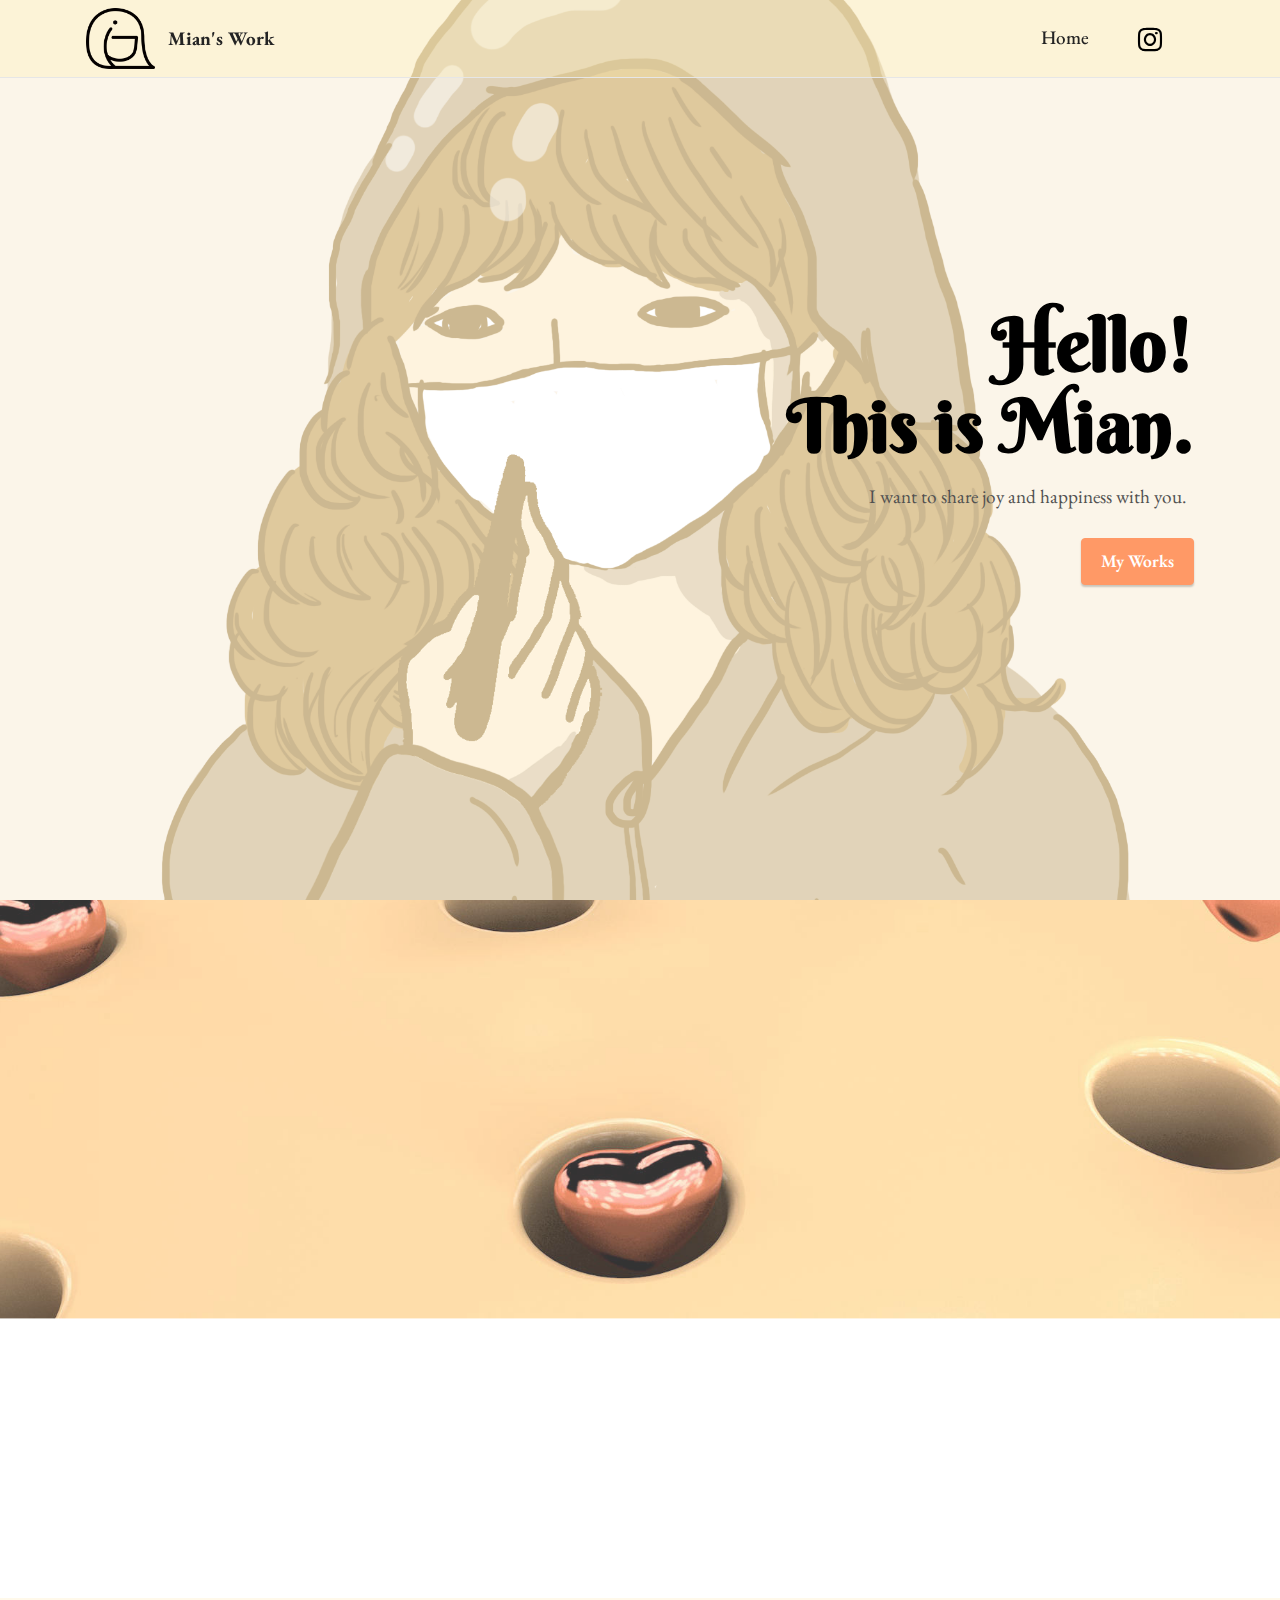
<file: index.html>
<!DOCTYPE html>
<html  >
<head>
  <!-- Site made with Mobirise Website Builder v5.3.0, https://mobirise.com -->
  <meta charset="UTF-8">
  <meta http-equiv="X-UA-Compatible" content="IE=edge">
  <meta name="generator" content="Mobirise v5.3.0, mobirise.com">
  <meta name="viewport" content="width=device-width, initial-scale=1, minimum-scale=1">
  <link rel="shortcut icon" href="assets/images/logo3-121x106.png" type="image/x-icon">
  <meta name="description" content="">
  
  
  <title>Home</title>
  <link rel="stylesheet" href="assets/tether/tether.min.css">
  <link rel="stylesheet" href="assets/bootstrap/css/bootstrap.min.css">
  <link rel="stylesheet" href="assets/bootstrap/css/bootstrap-grid.min.css">
  <link rel="stylesheet" href="assets/bootstrap/css/bootstrap-reboot.min.css">
  <link rel="stylesheet" href="assets/animatecss/animate.css">
  <link rel="stylesheet" href="assets/dropdown/css/style.css">
  <link rel="stylesheet" href="assets/socicon/css/styles.css">
  <link rel="stylesheet" href="assets/theme/css/style.css">
  <link rel="preload" as="style" href="assets/mobirise/css/mbr-additional.css"><link rel="stylesheet" href="assets/mobirise/css/mbr-additional.css" type="text/css">
  
  
  
  
</head>
<body>
  
  <section class="menu cid-s48OLK6784" once="menu" id="menu1-h">
    
    <nav class="navbar navbar-dropdown navbar-fixed-top navbar-expand-lg">
        <div class="container">
            <div class="navbar-brand">
                <span class="navbar-logo">
                    
                        <img src="assets/images/logo3-121x106.png" alt="" style="height: 3.8rem;">
                    
                </span>
                <span class="navbar-caption-wrap"><a class="navbar-caption text-black display-7" href="index.html">Mian's Work</a></span>
            </div>
            <button class="navbar-toggler" type="button" data-toggle="collapse" data-target="#navbarSupportedContent" aria-controls="navbarNavAltMarkup" aria-expanded="false" aria-label="Toggle navigation">
                <div class="hamburger">
                    <span></span>
                    <span></span>
                    <span></span>
                    <span></span>
                </div>
            </button>
            <div class="collapse navbar-collapse" id="navbarSupportedContent">
                <ul class="navbar-nav nav-dropdown nav-right" data-app-modern-menu="true"><li class="nav-item"><a class="nav-link link text-black text-primary display-7" href="index.html">
                            Home</a></li></ul>
                <div class="icons-menu">
                    <a class="iconfont-wrapper" href="https://www.instagram.com/instant_nuudle/" target="_blank">
                        <span class="p-2 mbr-iconfont socicon-instagram socicon"></span>
                    </a>
                    
                    
                    
                </div>
                
            </div>
        </div>
    </nav>

</section>

<section class="header7 cid-ssvrZ95Oik mbr-fullscreen" id="header7-l">

    

    <div class="mbr-overlay" style="opacity: 0.3; background-color: rgb(255, 255, 255);"></div>

    <div class="text-right container">
        <div class="row justify-content-end">
            <div class="col-12 col-lg-5">
                <h1 class="mbr-section-title mbr-fonts-style mb-3 display-1"><strong>Hello!</strong><br><strong>This is Mian.</strong></h1>
                
                <p class="mbr-text mbr-fonts-style display-7">I want to share joy and happiness&nbsp;with you.&nbsp;&nbsp;</p>
                <div class="mbr-section-btn mt-3"><a class="btn btn-danger display-4" href="index.html#gallery1-o">My Works</a></div>
            </div>
        </div>
    </div>
</section>

<section class="testimonials1 cid-sszks48JJe mbr-parallax-background" id="testimonials1-45">
    

    <div class="mbr-overlay" style="opacity: 0.2; background-color: rgb(255, 255, 255);">
    </div>
    <div class="container">
        
        <div class="row align-items-center">
            <div class="col-12 col-md-6">
                <div class="image-wrapper">
                    <img src="assets/images/img-3711-1076x1435.jpeg" alt="">
                </div>
            </div>
            <div class="col-12 col-md">
                <div class="text-wrapper">
                    <p class="mbr-text mbr-fonts-style mb-4 display-7">I am Mian, a student who is studying in Communication Design in The Hong Kong Polytechnic University's School of Design. I am focusing on 3D rendering and brand design. I am optimistic and I love communicating with people. I will grab the chances to learn new things in my spare time.</p>
                    
                    
                </div>
            </div>
        </div>
    </div>
</section>

<section class="gallery1 cid-ssvwnbObwj" id="gallery1-o">
    
    
    <div class="container">
        
        <div class="row mt-4">
            <div class="item features-image сol-12 col-md-6 col-lg-6 active">
                <div class="item-wrapper">
                    <div class="item-img">
                        <a href="MovieLogotype.html"><img src="assets/images/main-mockup-696x557.png" data-slide-to="0" alt=""></a>
                    </div>
                    <div class="item-content">
                        <h5 class="item-title mbr-fonts-style display-7">
                            <strong>2021 - Movie Logotype</strong></h5>
                        
                        
                    </div>
                    
                </div>
            </div><div class="item features-image сol-12 col-md-6 col-lg-6">
                <div class="item-wrapper">
                    <div class="item-img">
                        <a href="WarehouseWayfinding.html"><img src="assets/images/map-mockup-696x487.png" alt="" title="" data-slide-to="1"></a>
                    </div>
                    <div class="item-content">
                        <h5 class="item-title mbr-fonts-style display-7"><strong>2020 - Warehouse Way-finding</strong></h5>
                        
                        
                    </div>
                    
                </div>
            </div><div class="item features-image сol-12 col-md-6 col-lg-6">
                <div class="item-wrapper">
                    <div class="item-img">
                        <a href="Ariana.html"><img src="assets/images/mockup1-696x522.png" data-slide-to="2" alt=""></a>
                    </div>
                    <div class="item-content">
                        <h5 class="item-title mbr-fonts-style display-7">
                            <strong>2020 - Magazine Redesign</strong></h5>
                        
                        
                    </div>
                    
                </div>
            </div><div class="item features-image сol-12 col-md-6 col-lg-6">
                <div class="item-wrapper">
                    <div class="item-img">
                        <a href="Bubbies.html"><img src="assets/images/shampoo-bottle-branding1-1076x605.png" alt="" data-slide-to="3"></a>
                    </div>
                    <div class="item-content">
                        <h5 class="item-title mbr-fonts-style display-7"><strong>2019 - Bubbies Brand Identity</strong></h5>
                        
                        
                    </div>
                    
                </div>
            </div><div class="item features-image сol-12 col-md-6 col-lg-6">
                <div class="item-wrapper">
                    <div class="item-img">
                        <a href="MartiniRebranding.html"><img src="assets/images/pop-up-store11-696x465.jpg" alt="" data-slide-to="4"></a>
                    </div>
                    <div class="item-content">
                        <h5 class="item-title mbr-fonts-style display-7">
                            <strong>2019 - Martini Rebranding</strong></h5>
                        
                        
                    </div>
                    
                </div>
            </div><div class="item features-image сol-12 col-md-6 col-lg-6">
                <div class="item-wrapper">
                    <div class="item-img">
                        <a href="TasteLoveFeelLove.html"><img src="assets/images/2020-09-16-9.54.09-696x391.png" data-slide-to="5" alt=""></a>
                    </div>
                    <div class="item-content">
                        <h5 class="item-title mbr-fonts-style display-7">
                            <strong>2019 - 'Taste Love, Feel Love' Animation</strong></h5>
                        
                        
                    </div>
                    
                </div>
            </div>
            
            
            <div class="item features-image сol-12 col-md-6 col-lg-6">
                <div class="item-wrapper">
                    <div class="item-img">
                        <a href="Infographic.html"><img src="assets/images/info1mockup-4000x3200.png" data-slide-to="6" alt=""></a>
                    </div>
                    <div class="item-content">
                        <h5 class="item-title mbr-fonts-style display-7">
                            <strong>2019 - Infomation Design</strong></h5>
                        
                        
                    </div>
                    
                </div>
            </div><div class="item features-image сol-12 col-md-6 col-lg-6">
                <div class="item-wrapper">
                    <div class="item-img">
                        <a href="ApraandFriends.html"><img src="assets/images/poster-mockup-4000x3200.png" data-slide-to="7" alt=""></a>
                    </div>
                    <div class="item-content">
                        <h5 class="item-title mbr-fonts-style display-7">
                            <strong>2020 - 'Apra and Friends' Concert</strong></h5>
                        
                        
                    </div>
                    
                </div>
            </div><div class="item features-image сol-12 col-md-6 col-lg-6">
                <div class="item-wrapper">
                    <div class="item-img">
                        <a href="TypeSpecimenBook.html"><img src="assets/images/a-1076x868.png" data-slide-to="8" alt=""></a>
                    </div>
                    <div class="item-content">
                        <h5 class="item-title mbr-fonts-style display-7"><strong>2018 - Centaur Type Specimen Book</strong></h5>
                        
                        
                    </div>
                    
                </div>
            </div><div class="item features-image сol-12 col-md-6 col-lg-6">
                <div class="item-wrapper">
                    <div class="item-img">
                        <a href="Fireant.html"><img src="assets/images/fireant.png" data-slide-to="8" alt=""></a>
                    </div>
                    <div class="item-content">
                        <h5 class="item-title mbr-fonts-style display-7"><strong>2020 - Fireant Logo Design</strong></h5>
                        
                        
                    </div>
                    
                </div>
            </div><div class="item features-image сol-12 col-md-6 col-lg-6">
                <div class="item-wrapper">
                    <div class="item-img">
                        <a href="ExperimentalMV.html"><img src="assets/images/8.png" data-slide-to="10" alt=""></a>
                    </div>
                    <div class="item-content">
                        <h5 class="item-title mbr-fonts-style display-7"><strong>2019 - Experimental MV</strong></h5>
                        
                        
                    </div>
                    
                </div>
            </div><div class="item features-image сol-12 col-md-6 col-lg-6">
                <div class="item-wrapper">
                    <div class="item-img">
                        <a href="DailyPractices.html"><img src="assets/images/christmas-card-display-1280x720.png" data-slide-to="11" alt=""></a>
                    </div>
                    <div class="item-content">
                        <h5 class="item-title mbr-fonts-style display-7">
                            <strong>Daily Practices</strong></h5>
                        
                        
                    </div>
                    
                </div>
            </div><div class="item features-image сol-12 col-md-6 col-lg-6">
                <div class="item-wrapper">
                    <div class="item-img">
                        <a href="https://youtu.be/5Ii8hJX5fw4" target="_blank"><img src="assets/images/9.png" data-slide-to="11" alt=""></a>
                    </div>
                    <div class="item-content">
                        <h5 class="item-title mbr-fonts-style display-7">
                            <strong>2020 - Kiminomono Motion Graphics</strong></h5>
                        
                        
                    </div>
                    
                </div>
            </div>
        </div>
    </div>
</section>

<section class="footer7 cid-ssz5vwttHO" once="footers" id="footer7-40">

    

    

    <div class="container">
        <div class="media-container-row align-center mbr-white">
            <div class="col-12">
                <p class="mbr-text mb-0 mbr-fonts-style display-7">
                    © Copyright 2021 Mian Tse - All Rights Reserved
                </p>
            </div>
        </div>
    </div>
</section><section style="background-color: #fff; font-family: -apple-system, BlinkMacSystemFont, 'Segoe UI', 'Roboto', 'Helvetica Neue', Arial, sans-serif; color:#aaa; font-size:12px; padding: 0; align-items: center; display: flex;"><a href="https://mobirise.site/w" style="flex: 1 1; height: 3rem; padding-left: 1rem;"></a><p style="flex: 0 0 auto; margin:0; padding-right:1rem;">Site <a href="https://mobirise.site/f" style="color:#aaa;">was started</a> with Mobirise</p></section><script src="assets/web/assets/jquery/jquery.min.js"></script>  <script src="assets/popper/popper.min.js"></script>  <script src="assets/tether/tether.min.js"></script>  <script src="assets/bootstrap/js/bootstrap.min.js"></script>  <script src="assets/smoothscroll/smooth-scroll.js"></script>  <script src="assets/viewportchecker/jquery.viewportchecker.js"></script>  <script src="assets/parallax/jarallax.min.js"></script>  <script src="assets/dropdown/js/nav-dropdown.js"></script>  <script src="assets/dropdown/js/navbar-dropdown.js"></script>  <script src="assets/touchswipe/jquery.touch-swipe.min.js"></script>  <script src="assets/theme/js/script.js"></script>  
  
  
 <div id="scrollToTop" class="scrollToTop mbr-arrow-up"><a style="text-align: center;"><i class="mbr-arrow-up-icon mbr-arrow-up-icon-cm cm-icon cm-icon-smallarrow-up"></i></a></div>
    <input name="animation" type="hidden">
  </body>
</html>
</file>
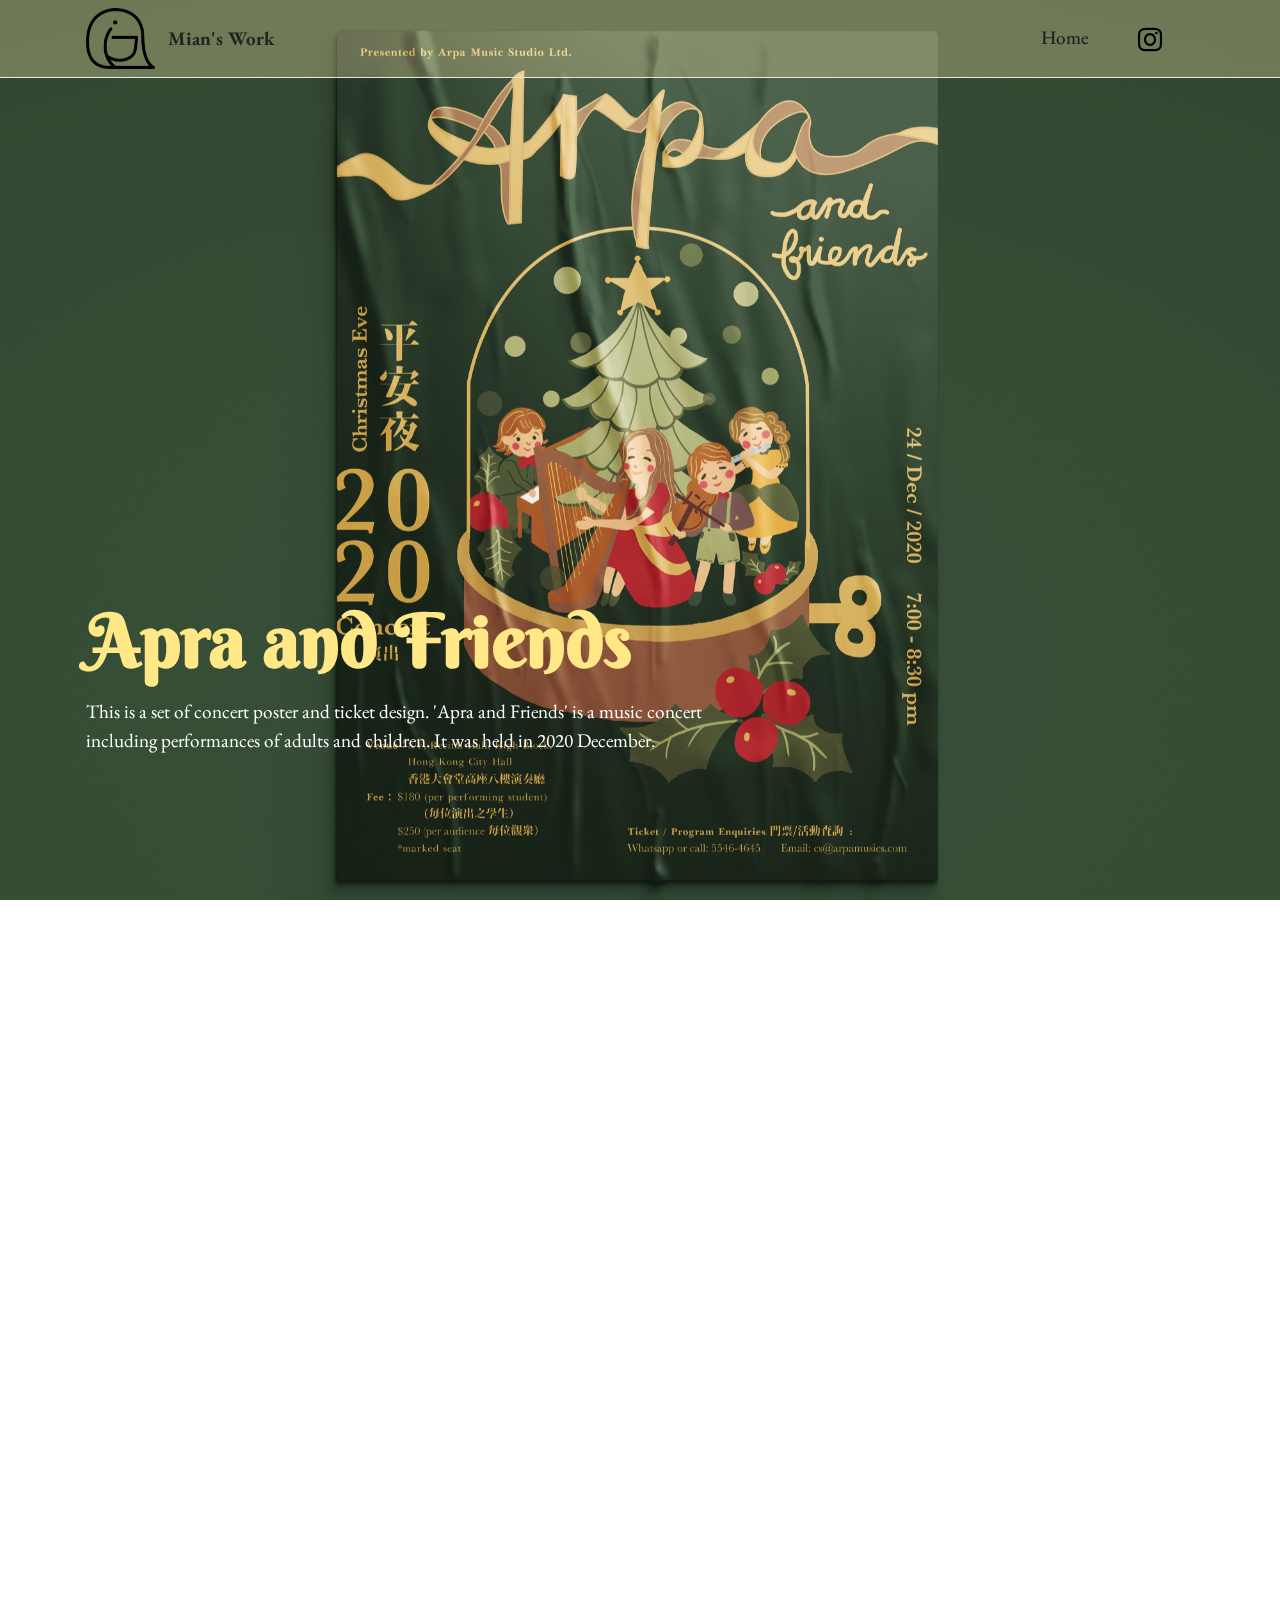
<file: ApraandFriends.html>
<!DOCTYPE html>
<html  >
<head>
  <!-- Site made with Mobirise Website Builder v5.3.0, https://mobirise.com -->
  <meta charset="UTF-8">
  <meta http-equiv="X-UA-Compatible" content="IE=edge">
  <meta name="generator" content="Mobirise v5.3.0, mobirise.com">
  <meta name="viewport" content="width=device-width, initial-scale=1, minimum-scale=1">
  <link rel="shortcut icon" href="assets/images/logo3-121x106.png" type="image/x-icon">
  <meta name="description" content="">
  
  
  <title>Apra and Friends</title>
  <link rel="stylesheet" href="assets/web/assets/mobirise-icons2/mobirise2.css">
  <link rel="stylesheet" href="assets/tether/tether.min.css">
  <link rel="stylesheet" href="assets/bootstrap/css/bootstrap.min.css">
  <link rel="stylesheet" href="assets/bootstrap/css/bootstrap-grid.min.css">
  <link rel="stylesheet" href="assets/bootstrap/css/bootstrap-reboot.min.css">
  <link rel="stylesheet" href="assets/animatecss/animate.css">
  <link rel="stylesheet" href="assets/dropdown/css/style.css">
  <link rel="stylesheet" href="assets/socicon/css/styles.css">
  <link rel="stylesheet" href="assets/theme/css/style.css">
  <link rel="preload" as="style" href="assets/mobirise/css/mbr-additional.css"><link rel="stylesheet" href="assets/mobirise/css/mbr-additional.css" type="text/css">
  
  
  
  
</head>
<body>
  
  <section class="menu cid-ssM8bJ0TxY" once="menu" id="menu1-4b">
    
    <nav class="navbar navbar-dropdown navbar-fixed-top navbar-expand-lg">
        <div class="container">
            <div class="navbar-brand">
                <span class="navbar-logo">
                    
                        <img src="assets/images/logo3-121x106.png" alt="" style="height: 3.8rem;">
                    
                </span>
                <span class="navbar-caption-wrap"><a class="navbar-caption text-black display-7" href="index.html">Mian's Work</a></span>
            </div>
            <button class="navbar-toggler" type="button" data-toggle="collapse" data-target="#navbarSupportedContent" aria-controls="navbarNavAltMarkup" aria-expanded="false" aria-label="Toggle navigation">
                <div class="hamburger">
                    <span></span>
                    <span></span>
                    <span></span>
                    <span></span>
                </div>
            </button>
            <div class="collapse navbar-collapse" id="navbarSupportedContent">
                <ul class="navbar-nav nav-dropdown nav-right" data-app-modern-menu="true"><li class="nav-item"><a class="nav-link link text-black text-primary display-7" href="index.html">
                            Home</a></li></ul>
                <div class="icons-menu">
                    <a class="iconfont-wrapper" href="https://www.instagram.com/instant_nuudle/" target="_blank">
                        <span class="p-2 mbr-iconfont socicon-instagram socicon"></span>
                    </a>
                    
                    
                    
                </div>
                
            </div>
        </div>
    </nav>

</section>

<section class="header4 cid-ssM8bEv55E mbr-fullscreen mbr-parallax-background" id="header4-46">

    
    
    <div class="container">
        <div class="row">
            <div class="content-wrap">
                <h1 class="mbr-section-title mbr-fonts-style mbr-white mb-3 display-1">
                    <strong>Apra and&nbsp;</strong><strong>Friends</strong></h1>
                
                <p class="mbr-fonts-style mbr-text mbr-white mb-3 display-7">This is a set of concert poster and ticket design. 'Apra and Friends' is a music concert including performances of adults and children. It was held in 2020 December.</p>

                
            </div>
        </div>
    </div>
</section>

<section class="content4 cid-ssM9WdXVFI" id="content4-4f">
    
    
    <div class="container">
        <div class="row justify-content-center">
            <div class="title col-md-12 col-lg-10">
                <h3 class="mbr-section-title mbr-fonts-style align-center mb-4 display-2"><strong>A Place of Peace</strong></h3>
                <h4 class="mbr-section-subtitle align-center mbr-fonts-style mb-4 display-7">As the concert is held in 2020, people in city was experiencing the fear of COVID-19. We want the audience could forget the fear in this Christmas concert and enjoy the Christmas vibe with beautiful music pieces and performances of children.</h4>
                
            </div>
        </div>
    </div>
</section>

<section class="slider2 cid-ssMbxN0oxf" id="slider2-4h">
    

    
    <div class="container">
        <div class="row justify-content-center">
            <div class="col-12 col-md-11">
                <div class="carousel slide carousel-fade" id="stczgcKtaY" data-ride="carousel" data-interval="5000">
                    
                    <ol class="carousel-indicators">
                        <li data-slide-to="0" class="active" data-target="#stczgcKtaY"></li>
                        <li data-slide-to="1" data-target="#stczgcKtaY"></li>
                        
                    </ol>
                    <div class="carousel-inner">
                        
                        <div class="carousel-item slider-image item active">
                            <div class="item-wrapper">
                                <img class="d-block w-100" src="assets/images/poster-mockup-4000x3200.png" data-slide-to="1">
                                <div class="carousel-caption d-none d-md-block">
                                    <h5 class="mbr-section-subtitle mbr-fonts-style display-5">
                                        <strong>Poster</strong></h5>
                                    
                                </div>
                            </div>
                        </div>
                        <div class="carousel-item slider-image item">
                            <div class="item-wrapper">
                                <img class="d-block w-100" src="assets/images/ticket-mockup-1900x1425.png">
                                <div class="carousel-caption d-none d-md-block">
                                    <h5 class="mbr-section-subtitle mbr-fonts-style display-5"><strong>Ticket</strong></h5>
                                    
                                </div>
                            </div>
                        </div>
                    </div>
                    <a class="carousel-control carousel-control-prev" role="button" data-slide="prev" href="#stczgcKtaY">
                        <span class="mobi-mbri mobi-mbri-arrow-prev" aria-hidden="true"></span>
                        <span class="sr-only">Previous</span>
                    </a>
                    <a class="carousel-control carousel-control-next" role="button" data-slide="next" href="#stczgcKtaY">
                        <span class="mobi-mbri mobi-mbri-arrow-next" aria-hidden="true"></span>
                        <span class="sr-only">Next</span>
                    </a>
                </div>
            </div>
        </div>
    </div>
</section>

<section class="footer7 cid-ssM8bJtQiI" once="footers" id="footer7-4c">

    

    

    <div class="container">
        <div class="media-container-row align-center mbr-white">
            <div class="col-12">
                <p class="mbr-text mb-0 mbr-fonts-style display-7">
                    © Copyright 2021 Mian Tse - All Rights Reserved
                </p>
            </div>
        </div>
    </div>
</section><section style="background-color: #fff; font-family: -apple-system, BlinkMacSystemFont, 'Segoe UI', 'Roboto', 'Helvetica Neue', Arial, sans-serif; color:#aaa; font-size:12px; padding: 0; align-items: center; display: flex;"><a href="https://mobirise.site/o" style="flex: 1 1; height: 3rem; padding-left: 1rem;"></a><p style="flex: 0 0 auto; margin:0; padding-right:1rem;">Design your own website - <a href="https://mobirise.site/v" style="color:#aaa;">See here</a></p></section><script src="assets/web/assets/jquery/jquery.min.js"></script>  <script src="assets/popper/popper.min.js"></script>  <script src="assets/tether/tether.min.js"></script>  <script src="assets/bootstrap/js/bootstrap.min.js"></script>  <script src="assets/smoothscroll/smooth-scroll.js"></script>  <script src="assets/viewportchecker/jquery.viewportchecker.js"></script>  <script src="assets/parallax/jarallax.min.js"></script>  <script src="assets/dropdown/js/nav-dropdown.js"></script>  <script src="assets/dropdown/js/navbar-dropdown.js"></script>  <script src="assets/touchswipe/jquery.touch-swipe.min.js"></script>  <script src="assets/theme/js/script.js"></script>  
  
  
 <div id="scrollToTop" class="scrollToTop mbr-arrow-up"><a style="text-align: center;"><i class="mbr-arrow-up-icon mbr-arrow-up-icon-cm cm-icon cm-icon-smallarrow-up"></i></a></div>
    <input name="animation" type="hidden">
  </body>
</html>
</file>
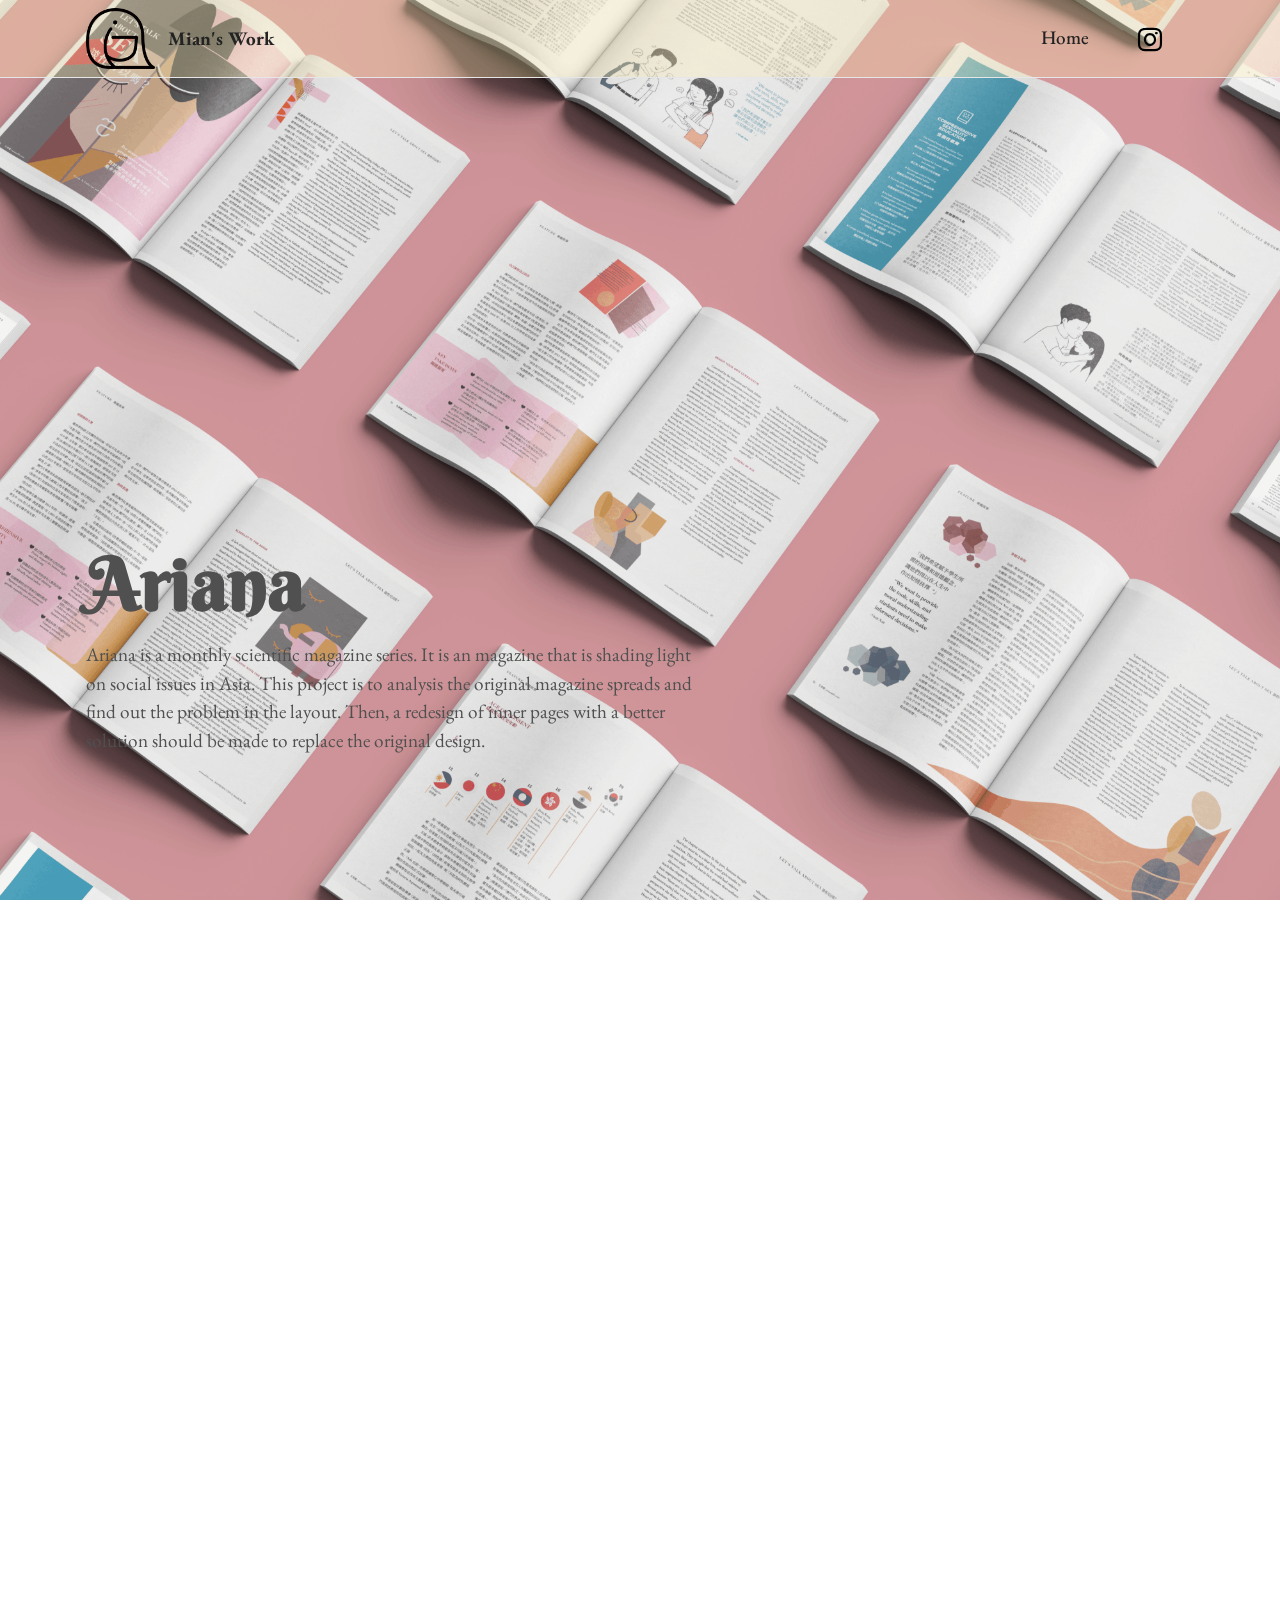
<file: Ariana.html>
<!DOCTYPE html>
<html  >
<head>
  <!-- Site made with Mobirise Website Builder v5.3.0, https://mobirise.com -->
  <meta charset="UTF-8">
  <meta http-equiv="X-UA-Compatible" content="IE=edge">
  <meta name="generator" content="Mobirise v5.3.0, mobirise.com">
  <meta name="viewport" content="width=device-width, initial-scale=1, minimum-scale=1">
  <link rel="shortcut icon" href="assets/images/logo3-121x106.png" type="image/x-icon">
  <meta name="description" content="">
  
  
  <title>Ariana</title>
  <link rel="stylesheet" href="assets/tether/tether.min.css">
  <link rel="stylesheet" href="assets/bootstrap/css/bootstrap.min.css">
  <link rel="stylesheet" href="assets/bootstrap/css/bootstrap-grid.min.css">
  <link rel="stylesheet" href="assets/bootstrap/css/bootstrap-reboot.min.css">
  <link rel="stylesheet" href="assets/animatecss/animate.css">
  <link rel="stylesheet" href="assets/dropdown/css/style.css">
  <link rel="stylesheet" href="assets/socicon/css/styles.css">
  <link rel="stylesheet" href="assets/theme/css/style.css">
  <link rel="preload" as="style" href="assets/mobirise/css/mbr-additional.css"><link rel="stylesheet" href="assets/mobirise/css/mbr-additional.css" type="text/css">
  
  
  
  
</head>
<body>
  
  <section class="menu cid-ssyAGrfFr0" once="menu" id="menu1-2r">
    
    <nav class="navbar navbar-dropdown navbar-fixed-top navbar-expand-lg">
        <div class="container">
            <div class="navbar-brand">
                <span class="navbar-logo">
                    
                        <img src="assets/images/logo3-121x106.png" alt="" style="height: 3.8rem;">
                    
                </span>
                <span class="navbar-caption-wrap"><a class="navbar-caption text-black display-7" href="index.html">Mian's Work</a></span>
            </div>
            <button class="navbar-toggler" type="button" data-toggle="collapse" data-target="#navbarSupportedContent" aria-controls="navbarNavAltMarkup" aria-expanded="false" aria-label="Toggle navigation">
                <div class="hamburger">
                    <span></span>
                    <span></span>
                    <span></span>
                    <span></span>
                </div>
            </button>
            <div class="collapse navbar-collapse" id="navbarSupportedContent">
                <ul class="navbar-nav nav-dropdown nav-right" data-app-modern-menu="true"><li class="nav-item"><a class="nav-link link text-black text-primary display-7" href="index.html">
                            Home</a></li></ul>
                <div class="icons-menu">
                    <a class="iconfont-wrapper" href="https://www.instagram.com/instant_nuudle/" target="_blank">
                        <span class="p-2 mbr-iconfont socicon-instagram socicon"></span>
                    </a>
                    
                    
                    
                </div>
                
            </div>
        </div>
    </nav>

</section>

<section class="header4 cid-ssyAGoJoCj mbr-fullscreen mbr-parallax-background" id="header4-2m">

    
    
    <div class="container">
        <div class="row">
            <div class="content-wrap">
                <h1 class="mbr-section-title mbr-fonts-style mbr-white mb-3 display-1">
                    <strong>Ariana</strong></h1>
                
                <p class="mbr-fonts-style mbr-text mbr-white mb-3 display-7">Ariana is a monthly scientific magazine series. It is an magazine that is shading light on social issues in Asia. This project is to analysis the original magazine spreads and find out the problem in the layout. Then, a redesign of inner pages with a better solution should be made to replace the original design.</p>

                
            </div>
        </div>
    </div>
</section>

<section class="image1 cid-ssyAGqljO9" id="image1-2p">
    

    

    <div class="container">
        <div class="row align-items-center">
            <div class="col-12 col-lg-7">
                <div class="image-wrapper">
                    <img src="assets/images/mockup5-1266x1043.png" alt="Mobirise">
                    
                </div>
            </div>
            <div class="col-12 col-lg">
                <div class="text-wrapper">
                    <h3 class="mbr-section-title mbr-fonts-style mb-3 display-5"><strong>The Original Design</strong></h3>
                    <p class="mbr-text mbr-fonts-style display-7">I found some problems in the original design.The visual style of hand-drawing pictures are not in the same style with the computer graphics. The pictures are also too simple with limited colours. The cover story is dull. The word spacing should be adjusted also, as the body text is using justify align. The word spacing varies. Readability is affected.&nbsp;</p>
                </div>
            </div>
        </div>
    </div>
</section>

<section class="image2 cid-ssyAGqRQ6O" id="image2-2q">
    

    

    <div class="container">
        <div class="row align-items-center">
            <div class="col-12 col-lg-7">
                <div class="image-wrapper">
                    <img src="assets/images/mockuo3-1456x1199.png" alt="Mobirise">
                    
                </div>
            </div>
            <div class="col-12 col-lg">
                <div class="text-wrapper">
                    <h3 class="mbr-section-title mbr-fonts-style mb-3 display-5"><strong>The Redesign</strong></h3>
                    <p class="mbr-text mbr-fonts-style display-7">As it is about love and sex, the whole colour scheme used is in warm colours, such as pink, yellow and orange-red, to show the passion and romantic mood.

The post-modern design are adopted to show balance of futuristic (scientific magazine) and passionate style (sex topic). I also separate the Chinese and English version to improve the readability, in which the problem I have defined in the previous stage.</p>
                </div>
            </div>
        </div>
    </div>
</section>

<section class="image3 cid-ssyFiMd8pW mbr-fullscreen" id="image3-2u">
    

    

    <div class="container">
        <div class="row justify-content-center">
            <div class="col-12 col-lg-10">
                <div class="image-wrapper">
                    <img src="assets/images/mockup4-1836x1512.png" alt="Mobirise">
                    
                </div>
            </div>
        </div>
    </div>
</section>

<section class="footer7 cid-ssyAGrOA1D" once="footers" id="footer7-2s">

    

    

    <div class="container">
        <div class="media-container-row align-center mbr-white">
            <div class="col-12">
                <p class="mbr-text mb-0 mbr-fonts-style display-7">
                    © Copyright 2021 Mian Tse - All Rights Reserved
                </p>
            </div>
        </div>
    </div>
</section><section style="background-color: #fff; font-family: -apple-system, BlinkMacSystemFont, 'Segoe UI', 'Roboto', 'Helvetica Neue', Arial, sans-serif; color:#aaa; font-size:12px; padding: 0; align-items: center; display: flex;"><a href="https://mobirise.site/a" style="flex: 1 1; height: 3rem; padding-left: 1rem;"></a><p style="flex: 0 0 auto; margin:0; padding-right:1rem;">This <a href="https://mobirise.site/e" style="color:#aaa;">page</a> was created with Mobirise</p></section><script src="assets/web/assets/jquery/jquery.min.js"></script>  <script src="assets/popper/popper.min.js"></script>  <script src="assets/tether/tether.min.js"></script>  <script src="assets/bootstrap/js/bootstrap.min.js"></script>  <script src="assets/smoothscroll/smooth-scroll.js"></script>  <script src="assets/viewportchecker/jquery.viewportchecker.js"></script>  <script src="assets/parallax/jarallax.min.js"></script>  <script src="assets/dropdown/js/nav-dropdown.js"></script>  <script src="assets/dropdown/js/navbar-dropdown.js"></script>  <script src="assets/touchswipe/jquery.touch-swipe.min.js"></script>  <script src="assets/theme/js/script.js"></script>  
  
  
 <div id="scrollToTop" class="scrollToTop mbr-arrow-up"><a style="text-align: center;"><i class="mbr-arrow-up-icon mbr-arrow-up-icon-cm cm-icon cm-icon-smallarrow-up"></i></a></div>
    <input name="animation" type="hidden">
  </body>
</html>
</file>
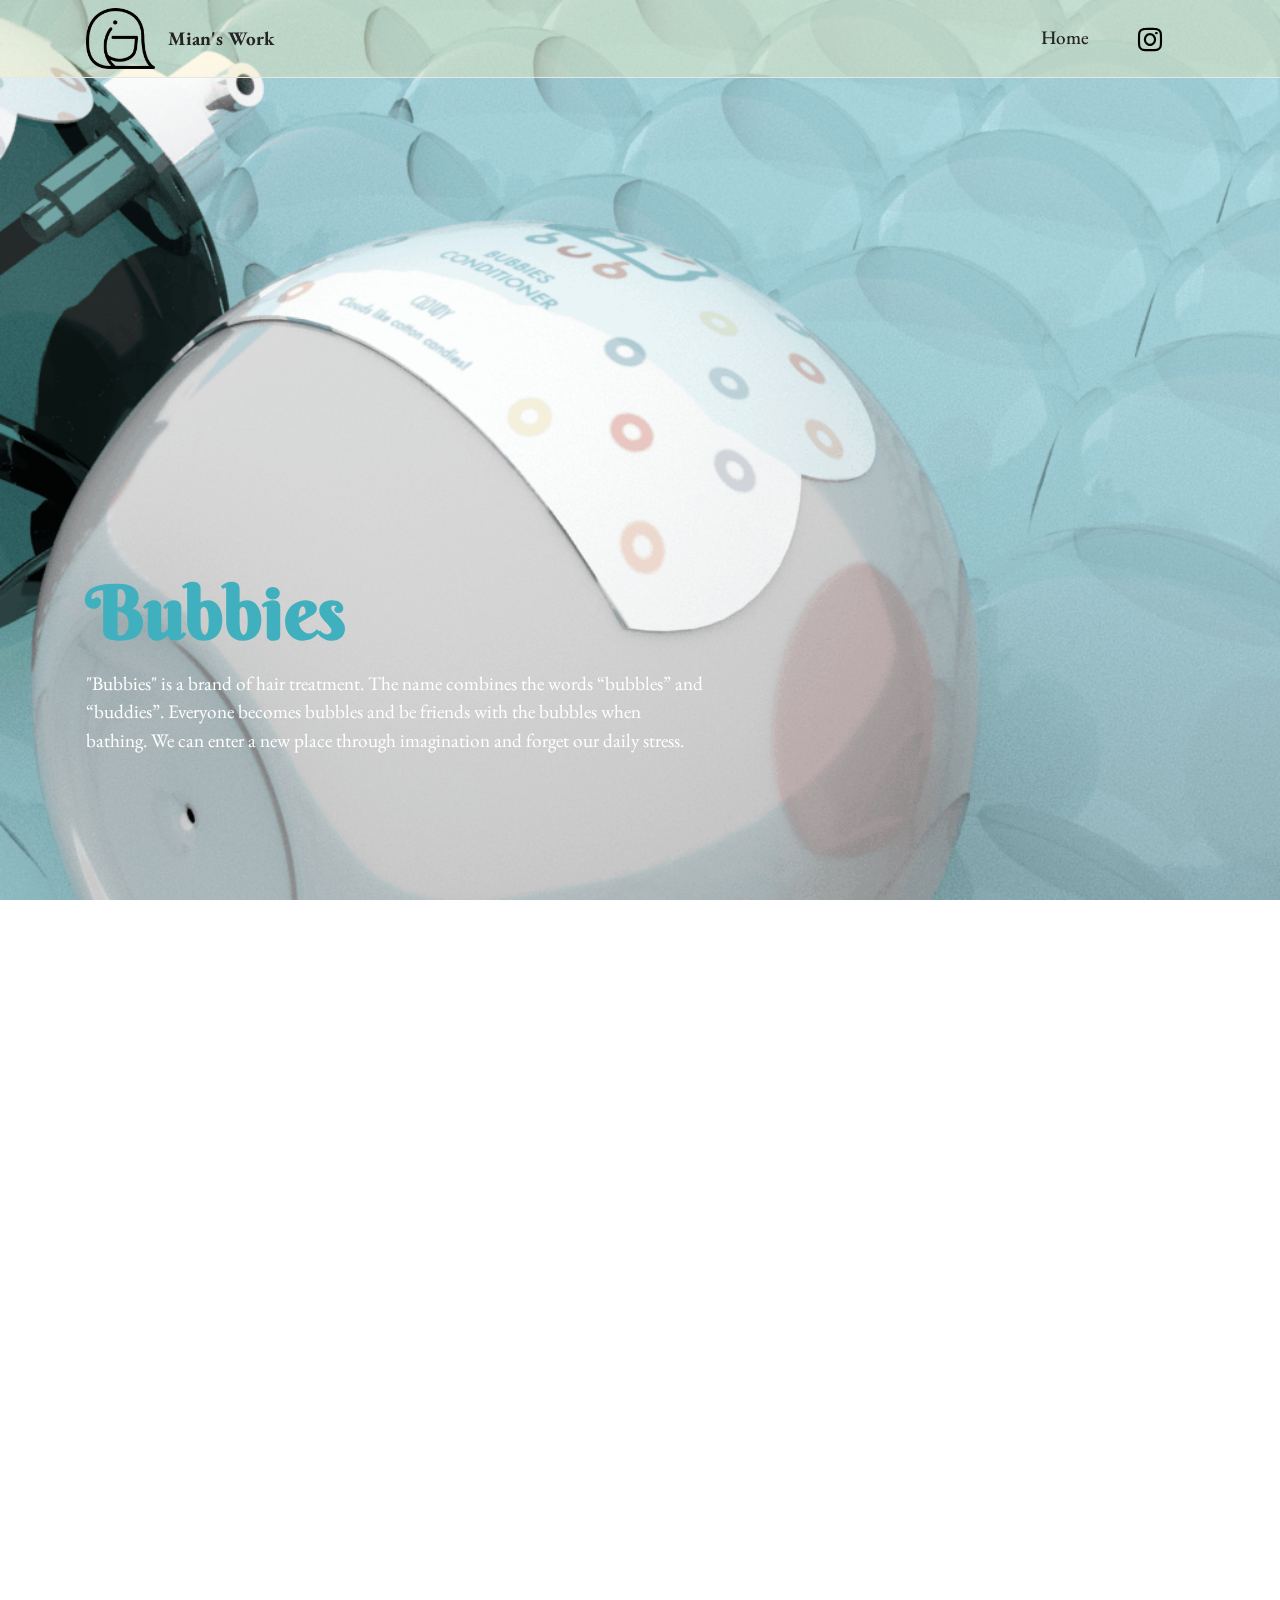
<file: Bubbies.html>
<!DOCTYPE html>
<html  >
<head>
  <!-- Site made with Mobirise Website Builder v5.3.0, https://mobirise.com -->
  <meta charset="UTF-8">
  <meta http-equiv="X-UA-Compatible" content="IE=edge">
  <meta name="generator" content="Mobirise v5.3.0, mobirise.com">
  <meta name="viewport" content="width=device-width, initial-scale=1, minimum-scale=1">
  <link rel="shortcut icon" href="assets/images/logo3-121x106.png" type="image/x-icon">
  <meta name="description" content="">
  
  
  <title>Bubbies</title>
  <link rel="stylesheet" href="assets/web/assets/mobirise-icons2/mobirise2.css">
  <link rel="stylesheet" href="assets/tether/tether.min.css">
  <link rel="stylesheet" href="assets/bootstrap/css/bootstrap.min.css">
  <link rel="stylesheet" href="assets/bootstrap/css/bootstrap-grid.min.css">
  <link rel="stylesheet" href="assets/bootstrap/css/bootstrap-reboot.min.css">
  <link rel="stylesheet" href="assets/animatecss/animate.css">
  <link rel="stylesheet" href="assets/dropdown/css/style.css">
  <link rel="stylesheet" href="assets/socicon/css/styles.css">
  <link rel="stylesheet" href="assets/theme/css/style.css">
  <link rel="preload" as="style" href="assets/mobirise/css/mbr-additional.css"><link rel="stylesheet" href="assets/mobirise/css/mbr-additional.css" type="text/css">
  
  
  
  
</head>
<body>
  
  <section class="menu cid-s48OLK6784" once="menu" id="menu1-10">
    
    <nav class="navbar navbar-dropdown navbar-fixed-top navbar-expand-lg">
        <div class="container">
            <div class="navbar-brand">
                <span class="navbar-logo">
                    
                        <img src="assets/images/logo3-121x106.png" alt="" style="height: 3.8rem;">
                    
                </span>
                <span class="navbar-caption-wrap"><a class="navbar-caption text-black display-7" href="index.html">Mian's Work</a></span>
            </div>
            <button class="navbar-toggler" type="button" data-toggle="collapse" data-target="#navbarSupportedContent" aria-controls="navbarNavAltMarkup" aria-expanded="false" aria-label="Toggle navigation">
                <div class="hamburger">
                    <span></span>
                    <span></span>
                    <span></span>
                    <span></span>
                </div>
            </button>
            <div class="collapse navbar-collapse" id="navbarSupportedContent">
                <ul class="navbar-nav nav-dropdown nav-right" data-app-modern-menu="true"><li class="nav-item"><a class="nav-link link text-black text-primary display-7" href="index.html">
                            Home</a></li></ul>
                <div class="icons-menu">
                    <a class="iconfont-wrapper" href="https://www.instagram.com/instant_nuudle/" target="_blank">
                        <span class="p-2 mbr-iconfont socicon-instagram socicon"></span>
                    </a>
                    
                    
                    
                </div>
                
            </div>
        </div>
    </nav>

</section>

<section class="header4 cid-ssvOLRb1PU mbr-fullscreen mbr-parallax-background" id="header4-1h">

    
    
    <div class="container">
        <div class="row">
            <div class="content-wrap">
                <h1 class="mbr-section-title mbr-fonts-style mbr-white mb-3 display-1">
                    <strong>Bubbies</strong></h1>
                
                <p class="mbr-fonts-style mbr-text mbr-white mb-3 display-7">
                    "Bubbies" is a brand of hair treatment. The name combines the words “bubbles” and “buddies”. Everyone becomes bubbles and be friends with the bubbles when bathing. We can enter a new place through imagination and forget our daily stress. 
                </p>

                
            </div>
        </div>
    </div>
</section>

<section class="slider2 cid-ssvRFucZsv" id="slider2-1l">
    

    
    <div class="container">
        <div class="row justify-content-center">
            <div class="col-12 col-md-11">
                <div class="carousel slide carousel-fade" id="stczfxWyCF" data-ride="carousel" data-interval="5000">
                    
                    <ol class="carousel-indicators">
                        <li data-slide-to="0" class="active" data-target="#stczfxWyCF"></li>
                        <li data-slide-to="1" data-target="#stczfxWyCF"></li>
                        <li data-slide-to="2" data-target="#stczfxWyCF"></li><li data-slide-to="3" data-target="#stczfxWyCF"></li><li data-slide-to="4" data-target="#stczfxWyCF"></li>
                    </ol>
                    <div class="carousel-inner">
                        <div class="carousel-item slider-image item active">
                            <div class="item-wrapper">
                                <img class="d-block w-100" src="assets/images/shampoo-bottle-branding1-1076x605.png">
                                
                            </div>
                        </div>
                        <div class="carousel-item slider-image item">
                            <div class="item-wrapper">
                                <img class="d-block w-100" src="assets/images/cloudyshamad-1280x720.png" data-slide-to="1">
                                
                            </div>
                        </div><div class="carousel-item slider-image item">
                            <div class="item-wrapper">
                                <img class="d-block w-100" src="assets/images/cloudyconad-1280x720.png" data-slide-to="2">
                                
                            </div>
                        </div><div class="carousel-item slider-image item">
                            <div class="item-wrapper">
                                <img class="d-block w-100" src="assets/images/sunnyshamad-1280x720.png" data-slide-to="2">
                                
                            </div>
                        </div><div class="carousel-item slider-image item">
                            <div class="item-wrapper">
                                <img class="d-block w-100" src="assets/images/sunnyconad-1280x720.png" data-slide-to="2">
                                
                            </div>
                        </div>
                        
                    </div>
                    <a class="carousel-control carousel-control-prev" role="button" data-slide="prev" href="#stczfxWyCF">
                        <span class="mobi-mbri mobi-mbri-arrow-prev" aria-hidden="true"></span>
                        <span class="sr-only">Previous</span>
                    </a>
                    <a class="carousel-control carousel-control-next" role="button" data-slide="next" href="#stczfxWyCF">
                        <span class="mobi-mbri mobi-mbri-arrow-next" aria-hidden="true"></span>
                        <span class="sr-only">Next</span>
                    </a>
                </div>
            </div>
        </div>
    </div>
</section>

<section class="content6 cid-ssvSxxpFl7" id="content6-1m">
    
    <div class="container">
        <div class="row justify-content-center">
            <div class="col-md-12 col-lg-10">
                <hr class="line">
                <p class="mbr-text align-center mbr-fonts-style my-4 display-5"><strong><em>Let's be the BUBBLES.&nbsp;</em></strong><strong><em><br></em><em>Do what we want!</em></strong></p>
                <hr class="line">
            </div>
        </div>
    </div>
</section>

<section class="image2 cid-st3UZ0x88u" id="image2-52">
    

    

    <div class="container">
        <div class="row align-items-center">
            <div class="col-12 col-lg-6">
                <div class="image-wrapper">
                    <img src="assets/images/poster-2-1076x787.png" alt="Mobirise">
                    
                </div>
            </div>
            <div class="col-12 col-lg">
                <div class="text-wrapper">
                    <h3 class="mbr-section-title mbr-fonts-style mb-3 display-5"><strong>Posters with Imaginations</strong></h3>
                    <p class="mbr-text mbr-fonts-style display-7">Models are playing bubbles and the brand is using illustration to enhance the imagination. This can emphasize the theme of the brand, Bubbies.</p>
                </div>
            </div>
        </div>
    </div>
</section>

<section class="image2 cid-st41hAaCLw" id="image2-53">
    

    

    <div class="container">
        <div class="row align-items-center">
            <div class="col-12 col-lg-6">
                <div class="image-wrapper">
                    <img src="assets/images/standing-bottle-1076x605.jpeg" alt="Mobirise">
                    <p class="mbr-description mbr-fonts-style mt-2 align-center display-4">The cloudy flavor set</p>
                </div>
            </div>
            <div class="col-12 col-lg">
                <div class="text-wrapper">
                    <h3 class="mbr-section-title mbr-fonts-style mb-3 display-5">
                        <strong>The Packaging</strong></h3>
                    <p class="mbr-text mbr-fonts-style display-7">The packaging uses circular form which likes bubble. The bottle can directly eject bubble form of shampoo. The users can easily use the bubbles to make their own creations. The label is shape of cloud and the flavors are named with weather.</p>
                </div>
            </div>
        </div>
    </div>
</section>

<section class="image1 cid-ssvQIwo7l5" id="image1-1i">
    

    

    <div class="container">
        <div class="row align-items-center">
            <div class="col-12 col-lg-7">
                <div class="image-wrapper">
                    <img src="assets/images/4mockup-1076x718.png" alt="Mobirise">
                    
                </div>
            </div>
            <div class="col-12 col-lg">
                <div class="text-wrapper">
                    <h3 class="mbr-section-title mbr-fonts-style mb-3 display-5"><strong>Think and Relax.</strong></h3>
                    <p class="mbr-text mbr-fonts-style display-7">
                        Everyone in the city bears lots of duties and stress. 

Bubbies promotes imagination and relaxation. We can do what we want when we are using Bubbies for washing their hair, just freely and relaxingly. 

Advertisements are placed in the different transportation, where people is rushing and feeling stressful for work.</p>
                </div>
            </div>
        </div>
    </div>
</section>

<section class="image2 cid-ssvTIBHBUN" id="image2-1n">
    

    

    <div class="container">
        <div class="row align-items-center">
            <div class="col-12 col-lg-8">
                <div class="image-wrapper">
                    <img src="assets/images/3.png" alt="Mobirise">
                    
                </div>
            </div>
            <div class="col-12 col-lg">
                <div class="text-wrapper">
                    
                    <p class="mbr-text mbr-fonts-style display-7">
                        We creates patterns which can be regrouped for different meaning. This is a way for imagination, which is the purpose of this brand. There is font made for Bubbies with circular shape like bubbles. The colour scheme is also pale and mild which enhances the relaxing feeling of the brand.<br></p>
                </div>
            </div>
        </div>
    </div>
</section>

<section class="footer7 cid-ssvLbSvn7V" once="footers" id="footer7-z">

    

    

    <div class="container">
        <div class="media-container-row align-center mbr-white">
            <div class="col-12">
                <p class="mbr-text mb-0 mbr-fonts-style display-7">
                    © Copyright 2021 Mian Tse - All Rights Reserved
                </p>
            </div>
        </div>
    </div>
</section><section style="background-color: #fff; font-family: -apple-system, BlinkMacSystemFont, 'Segoe UI', 'Roboto', 'Helvetica Neue', Arial, sans-serif; color:#aaa; font-size:12px; padding: 0; align-items: center; display: flex;"><a href="https://mobirise.site/n" style="flex: 1 1; height: 3rem; padding-left: 1rem;"></a><p style="flex: 0 0 auto; margin:0; padding-right:1rem;">Site <a href="https://mobirise.site/f" style="color:#aaa;">was created</a> with Mobirise</p></section><script src="assets/web/assets/jquery/jquery.min.js"></script>  <script src="assets/popper/popper.min.js"></script>  <script src="assets/tether/tether.min.js"></script>  <script src="assets/bootstrap/js/bootstrap.min.js"></script>  <script src="assets/smoothscroll/smooth-scroll.js"></script>  <script src="assets/viewportchecker/jquery.viewportchecker.js"></script>  <script src="assets/parallax/jarallax.min.js"></script>  <script src="assets/dropdown/js/nav-dropdown.js"></script>  <script src="assets/dropdown/js/navbar-dropdown.js"></script>  <script src="assets/touchswipe/jquery.touch-swipe.min.js"></script>  <script src="assets/theme/js/script.js"></script>  
  
  
 <div id="scrollToTop" class="scrollToTop mbr-arrow-up"><a style="text-align: center;"><i class="mbr-arrow-up-icon mbr-arrow-up-icon-cm cm-icon cm-icon-smallarrow-up"></i></a></div>
    <input name="animation" type="hidden">
  </body>
</html>
</file>
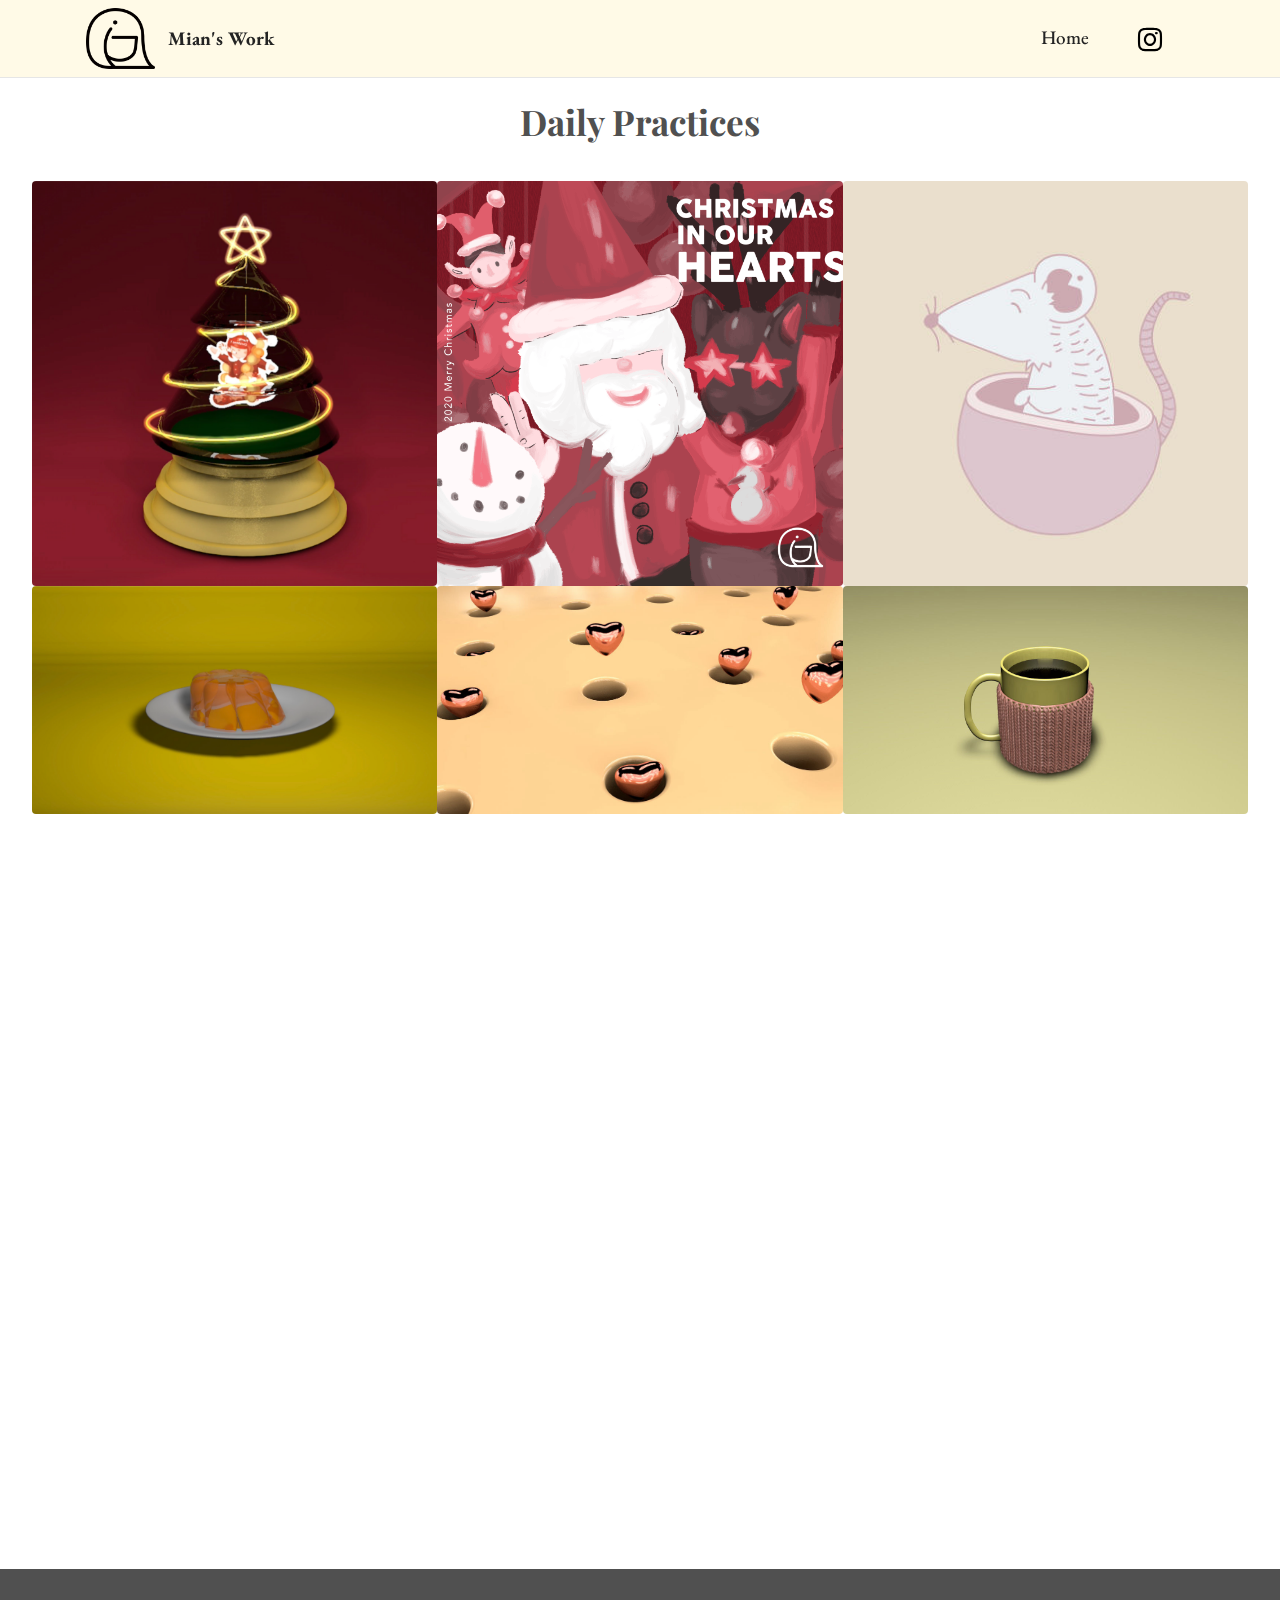
<file: DailyPractices.html>
<!DOCTYPE html>
<html  >
<head>
  <!-- Site made with Mobirise Website Builder v5.3.0, https://mobirise.com -->
  <meta charset="UTF-8">
  <meta http-equiv="X-UA-Compatible" content="IE=edge">
  <meta name="generator" content="Mobirise v5.3.0, mobirise.com">
  <meta name="viewport" content="width=device-width, initial-scale=1, minimum-scale=1">
  <link rel="shortcut icon" href="assets/images/logo3-121x106.png" type="image/x-icon">
  <meta name="description" content="">
  
  
  <title>Daily Practices</title>
  <link rel="stylesheet" href="assets/tether/tether.min.css">
  <link rel="stylesheet" href="assets/bootstrap/css/bootstrap.min.css">
  <link rel="stylesheet" href="assets/bootstrap/css/bootstrap-grid.min.css">
  <link rel="stylesheet" href="assets/bootstrap/css/bootstrap-reboot.min.css">
  <link rel="stylesheet" href="assets/animatecss/animate.css">
  <link rel="stylesheet" href="assets/dropdown/css/style.css">
  <link rel="stylesheet" href="assets/socicon/css/styles.css">
  <link rel="stylesheet" href="assets/theme/css/style.css">
  <link rel="preload" as="style" href="assets/mobirise/css/mbr-additional.css"><link rel="stylesheet" href="assets/mobirise/css/mbr-additional.css" type="text/css">
  
  
  
  
</head>
<body>
  
  <section class="menu cid-s48OLK6784" once="menu" id="menu1-42">
    
    <nav class="navbar navbar-dropdown navbar-fixed-top navbar-expand-lg">
        <div class="container">
            <div class="navbar-brand">
                <span class="navbar-logo">
                    
                        <img src="assets/images/logo3-121x106.png" alt="" style="height: 3.8rem;">
                    
                </span>
                <span class="navbar-caption-wrap"><a class="navbar-caption text-black display-7" href="index.html">Mian's Work</a></span>
            </div>
            <button class="navbar-toggler" type="button" data-toggle="collapse" data-target="#navbarSupportedContent" aria-controls="navbarNavAltMarkup" aria-expanded="false" aria-label="Toggle navigation">
                <div class="hamburger">
                    <span></span>
                    <span></span>
                    <span></span>
                    <span></span>
                </div>
            </button>
            <div class="collapse navbar-collapse" id="navbarSupportedContent">
                <ul class="navbar-nav nav-dropdown nav-right" data-app-modern-menu="true"><li class="nav-item"><a class="nav-link link text-black text-primary display-7" href="index.html">
                            Home</a></li></ul>
                <div class="icons-menu">
                    <a class="iconfont-wrapper" href="https://www.instagram.com/instant_nuudle/" target="_blank">
                        <span class="p-2 mbr-iconfont socicon-instagram socicon"></span>
                    </a>
                    
                    
                    
                </div>
                
            </div>
        </div>
    </nav>

</section>

<section class="gallery1 cid-ssz6jGSjWP" id="gallery1-43">
    
    
    <div class="container-fluid">
        <div class="mbr-section-head">
            <h4 class="mbr-section-title mbr-fonts-style align-center mb-0 display-5">
                <strong>Daily Practices</strong></h4>
            
        </div>
        <div class="row mt-4">
            <div class="item features-image сol-12 col-md-6 col-lg-4 active">
                <div class="item-wrapper">
                    <div class="item-img">
                        <a href="https://youtu.be/rYYuBuTnERQ"><img src="assets/images/11.png" alt="" data-slide-to="0"></a>
                    </div>
                    
                    
                </div>
            </div><div class="item features-image сol-12 col-md-6 col-lg-4">
                <div class="item-wrapper">
                    <div class="item-img">
                        <img src="assets/images/25christmas2-720x720.png" alt="" title="" data-slide-to="1">
                    </div>
                    
                    
                </div>
            </div><div class="item features-image сol-12 col-md-6 col-lg-4">
                <div class="item-wrapper">
                    <div class="item-img">
                        <a href="https://youtu.be/uP1Qye9LX0k"><img src="assets/images/animation25-5-738x415.jpg" alt="" title="" data-slide-to="2"></a>
                    </div>
                    
                    
                </div>
            </div><div class="item features-image сol-12 col-md-6 col-lg-4">
                <div class="item-wrapper">
                    <div class="item-img">
                        <a href="https://youtu.be/O-Jr_zx7oj0"><img src="assets/images/10.png" alt="" title="" data-slide-to="3"></a>
                    </div>
                    
                    
                </div>
            </div><div class="item features-image сol-12 col-md-6 col-lg-4">
                <div class="item-wrapper">
                    <div class="item-img">
                        <a href="https://youtu.be/a3Heh_ipI-U"><img src="assets/images/c4d0100-1108x623.jpg" alt="" data-slide-to="4"></a>
                    </div>
                    
                    
                </div>
            </div>
            
            <div class="item features-image сol-12 col-md-6 col-lg-4">
                <div class="item-wrapper">
                    <div class="item-img">
                        <img src="assets/images/knitcup-1280x720.jpg" alt="" title="" data-slide-to="5">
                    </div>
                    
                    
                </div>
            </div><div class="item features-image сol-12 col-md-6 col-lg-4">
                <div class="item-wrapper">
                    <div class="item-img">
                        <img src="assets/images/love-dine1-2000x2000.png" alt="" title="" data-slide-to="6">
                    </div>
                    
                    
                </div>
            </div><div class="item features-image сol-12 col-md-6 col-lg-4">
                <div class="item-wrapper">
                    <div class="item-img">
                        <img src="assets/images/space-2-738x738.png" alt="" title="" data-slide-to="7">
                    </div>
                    
                    
                </div>
            </div><div class="item features-image сol-12 col-md-6 col-lg-4">
                <div class="item-wrapper">
                    <div class="item-img">
                        <img src="assets/images/2.png" alt="" title="" data-slide-to="8">
                    </div>
                    
                    
                </div>
            </div><div class="item features-image сol-12 col-md-6 col-lg-4">
                <div class="item-wrapper">
                    <div class="item-img">
                        <img src="assets/images/cup-554x312.jpg" alt="" title="" data-slide-to="9">
                    </div>
                    
                    
                </div>
            </div><div class="item features-image сol-12 col-md-6 col-lg-4">
                <div class="item-wrapper">
                    <div class="item-img">
                        <img src="assets/images/neon-light-hk-2-2560x1600.jpg" alt="" data-slide-to="10">
                    </div>
                    
                    
                </div>
            </div>
            <div class="item features-image сol-12 col-md-6 col-lg-4">
                <div class="item-wrapper">
                    <div class="item-img">
                        <a href="https://youtu.be/GQ6I96ImeIA"><img src="assets/images/12.png" alt="" title="" data-slide-to="11"></a>
                    </div>
                    
                    
                </div>
            </div>
        </div>
    </div>
</section>

<section class="footer7 cid-ssz5vwttHO" once="footers" id="footer7-41">

    

    

    <div class="container">
        <div class="media-container-row align-center mbr-white">
            <div class="col-12">
                <p class="mbr-text mb-0 mbr-fonts-style display-7">
                    © Copyright 2021 Mian Tse - All Rights Reserved
                </p>
            </div>
        </div>
    </div>
</section><section style="background-color: #fff; font-family: -apple-system, BlinkMacSystemFont, 'Segoe UI', 'Roboto', 'Helvetica Neue', Arial, sans-serif; color:#aaa; font-size:12px; padding: 0; align-items: center; display: flex;"><a href="https://mobirise.site/t" style="flex: 1 1; height: 3rem; padding-left: 1rem;"></a><p style="flex: 0 0 auto; margin:0; padding-right:1rem;"><a href="https://mobirise.site/q" style="color:#aaa;">The web page</a> was made with Mobirise website themes</p></section><script src="assets/web/assets/jquery/jquery.min.js"></script>  <script src="assets/popper/popper.min.js"></script>  <script src="assets/tether/tether.min.js"></script>  <script src="assets/bootstrap/js/bootstrap.min.js"></script>  <script src="assets/smoothscroll/smooth-scroll.js"></script>  <script src="assets/viewportchecker/jquery.viewportchecker.js"></script>  <script src="assets/dropdown/js/nav-dropdown.js"></script>  <script src="assets/dropdown/js/navbar-dropdown.js"></script>  <script src="assets/touchswipe/jquery.touch-swipe.min.js"></script>  <script src="assets/theme/js/script.js"></script>  
  
  
 <div id="scrollToTop" class="scrollToTop mbr-arrow-up"><a style="text-align: center;"><i class="mbr-arrow-up-icon mbr-arrow-up-icon-cm cm-icon cm-icon-smallarrow-up"></i></a></div>
    <input name="animation" type="hidden">
  </body>
</html>
</file>
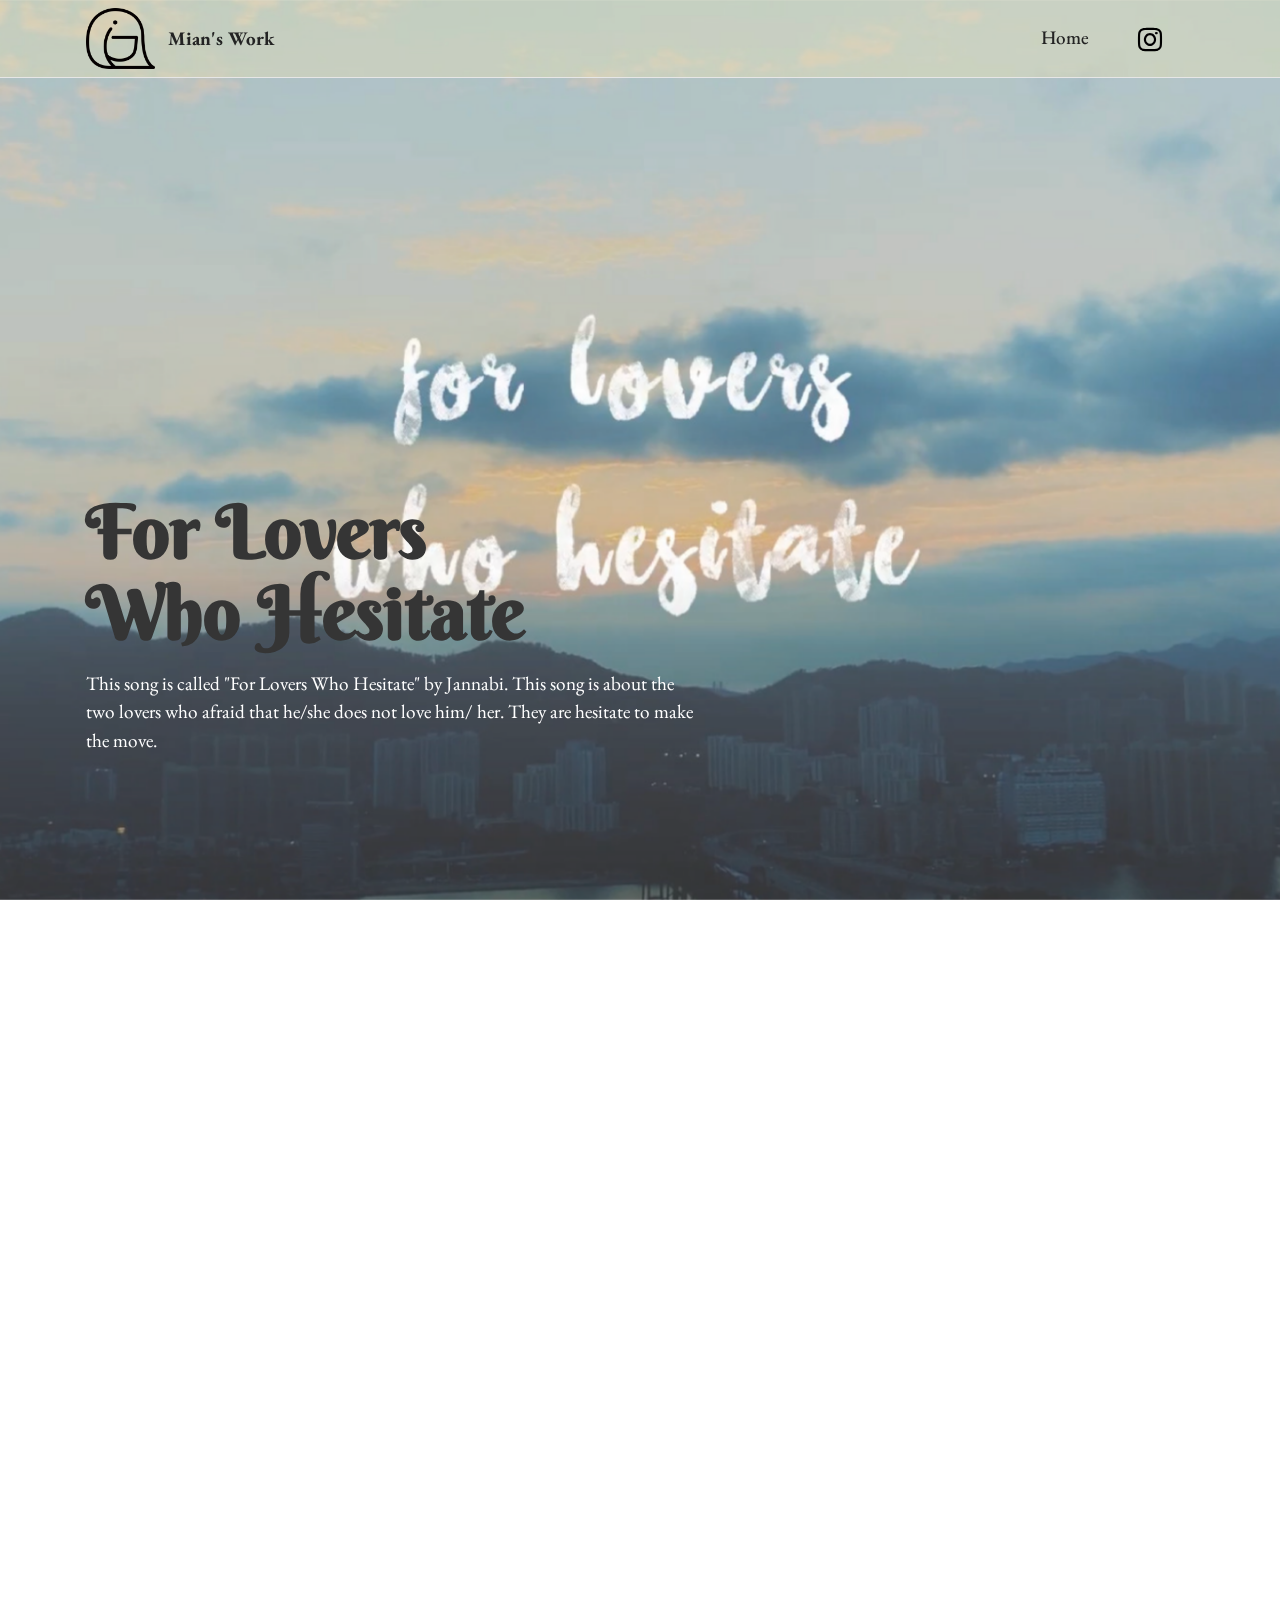
<file: ExperimentalMV.html>
<!DOCTYPE html>
<html  >
<head>
  <!-- Site made with Mobirise Website Builder v5.3.0, https://mobirise.com -->
  <meta charset="UTF-8">
  <meta http-equiv="X-UA-Compatible" content="IE=edge">
  <meta name="generator" content="Mobirise v5.3.0, mobirise.com">
  <meta name="viewport" content="width=device-width, initial-scale=1, minimum-scale=1">
  <link rel="shortcut icon" href="assets/images/logo3-121x106.png" type="image/x-icon">
  <meta name="description" content="">
  
  
  <title>Experimental MV</title>
  <link rel="stylesheet" href="assets/tether/tether.min.css">
  <link rel="stylesheet" href="assets/bootstrap/css/bootstrap.min.css">
  <link rel="stylesheet" href="assets/bootstrap/css/bootstrap-grid.min.css">
  <link rel="stylesheet" href="assets/bootstrap/css/bootstrap-reboot.min.css">
  <link rel="stylesheet" href="assets/animatecss/animate.css">
  <link rel="stylesheet" href="assets/dropdown/css/style.css">
  <link rel="stylesheet" href="assets/socicon/css/styles.css">
  <link rel="stylesheet" href="assets/theme/css/style.css">
  <link rel="preload" as="style" href="assets/mobirise/css/mbr-additional.css"><link rel="stylesheet" href="assets/mobirise/css/mbr-additional.css" type="text/css">
  
  
  
  
</head>
<body>
  
  <section class="menu cid-ssz2jnXOph" once="menu" id="menu1-3x">
    
    <nav class="navbar navbar-dropdown navbar-fixed-top navbar-expand-lg">
        <div class="container">
            <div class="navbar-brand">
                <span class="navbar-logo">
                    
                        <img src="assets/images/logo3-121x106.png" alt="" style="height: 3.8rem;">
                    
                </span>
                <span class="navbar-caption-wrap"><a class="navbar-caption text-black display-7" href="index.html">Mian's Work</a></span>
            </div>
            <button class="navbar-toggler" type="button" data-toggle="collapse" data-target="#navbarSupportedContent" aria-controls="navbarNavAltMarkup" aria-expanded="false" aria-label="Toggle navigation">
                <div class="hamburger">
                    <span></span>
                    <span></span>
                    <span></span>
                    <span></span>
                </div>
            </button>
            <div class="collapse navbar-collapse" id="navbarSupportedContent">
                <ul class="navbar-nav nav-dropdown nav-right" data-app-modern-menu="true"><li class="nav-item"><a class="nav-link link text-black text-primary display-7" href="index.html">
                            Home</a></li></ul>
                <div class="icons-menu">
                    <a class="iconfont-wrapper" href="https://www.instagram.com/instant_nuudle/" target="_blank">
                        <span class="p-2 mbr-iconfont socicon-instagram socicon"></span>
                    </a>
                    
                    
                    
                </div>
                
            </div>
        </div>
    </nav>

</section>

<section class="header4 cid-ssz2jkrD1H mbr-fullscreen mbr-parallax-background" id="header4-3s">

    
    
    <div class="container">
        <div class="row">
            <div class="content-wrap">
                <h1 class="mbr-section-title mbr-fonts-style mbr-white mb-3 display-1"><strong>For Lovers&nbsp;</strong><br><strong>Who Hesitate</strong></h1>
                
                <p class="mbr-fonts-style mbr-text mbr-white mb-3 display-7">This song is called "For Lovers Who Hesitate" by Jannabi. This song is about the two lovers who afraid that he/she does not love him/ her. They are hesitate to make the move.<br></p>

                
            </div>
        </div>
    </div>
</section>

<section class="video4 cid-ssz2Ea4L1x" id="video4-3z">
    
    
    <div class="container">
        <div class="title-wrapper mb-5">
            
        </div>
        <div class="row align-items-center">
            <div class="col-12 col-lg-6 video-block">
                <div class="video-wrapper"><iframe class="mbr-embedded-video" src="https://www.youtube.com/embed/FYz5vH1Xuek?rel=0&amp;amp;showinfo=0&amp;autoplay=0&amp;loop=0" width="1280" height="720" frameborder="0" allowfullscreen></iframe></div>
                
            </div>
            <div class="col-12 col-lg">
                <div class="text-wrapper">
                    <h5 class="mbr-section-subtitle mbr-fonts-style mb-3 display-5"><strong>The Concept of <br>Day and Night</strong></h5>
                    <p class="mbr-text mbr-fonts-style display-7">I focus on the concept of day and night. I took some videos in daytime and nightime. The song is steady and a little bit slow. Therefore, I want create a romantic and sad feeling. I use the flares to enhance the beauty of the sun. I also filmed the ocean, the sky and other landscape with a vintage colour grading to create the romantic but sad mood. Finally, I use totch to generate green and white light on a black cardboard to symbolize moon and sun. I think this is more effective than using stop motion. The come and leave of the lights could achieve the suitable feeling of my story.<br></p>
                </div>
            </div>
        </div>
    </div>
</section>

<section class="footer7 cid-ssz2jotTFf" once="footers" id="footer7-3y">

    

    

    <div class="container">
        <div class="media-container-row align-center mbr-white">
            <div class="col-12">
                <p class="mbr-text mb-0 mbr-fonts-style display-7">
                    © Copyright 2021 Mian Tse - All Rights Reserved
                </p>
            </div>
        </div>
    </div>
</section><section style="background-color: #fff; font-family: -apple-system, BlinkMacSystemFont, 'Segoe UI', 'Roboto', 'Helvetica Neue', Arial, sans-serif; color:#aaa; font-size:12px; padding: 0; align-items: center; display: flex;"><a href="https://mobirise.site/i" style="flex: 1 1; height: 3rem; padding-left: 1rem;"></a><p style="flex: 0 0 auto; margin:0; padding-right:1rem;">The <a href="https://mobirise.site/e" style="color:#aaa;">web page</a> was designed with Mobirise</p></section><script src="assets/web/assets/jquery/jquery.min.js"></script>  <script src="assets/popper/popper.min.js"></script>  <script src="assets/tether/tether.min.js"></script>  <script src="assets/bootstrap/js/bootstrap.min.js"></script>  <script src="assets/smoothscroll/smooth-scroll.js"></script>  <script src="assets/viewportchecker/jquery.viewportchecker.js"></script>  <script src="assets/parallax/jarallax.min.js"></script>  <script src="assets/playervimeo/vimeo_player.js"></script>  <script src="assets/dropdown/js/nav-dropdown.js"></script>  <script src="assets/dropdown/js/navbar-dropdown.js"></script>  <script src="assets/touchswipe/jquery.touch-swipe.min.js"></script>  <script src="assets/theme/js/script.js"></script>  
  
  
 <div id="scrollToTop" class="scrollToTop mbr-arrow-up"><a style="text-align: center;"><i class="mbr-arrow-up-icon mbr-arrow-up-icon-cm cm-icon cm-icon-smallarrow-up"></i></a></div>
    <input name="animation" type="hidden">
  </body>
</html>
</file>
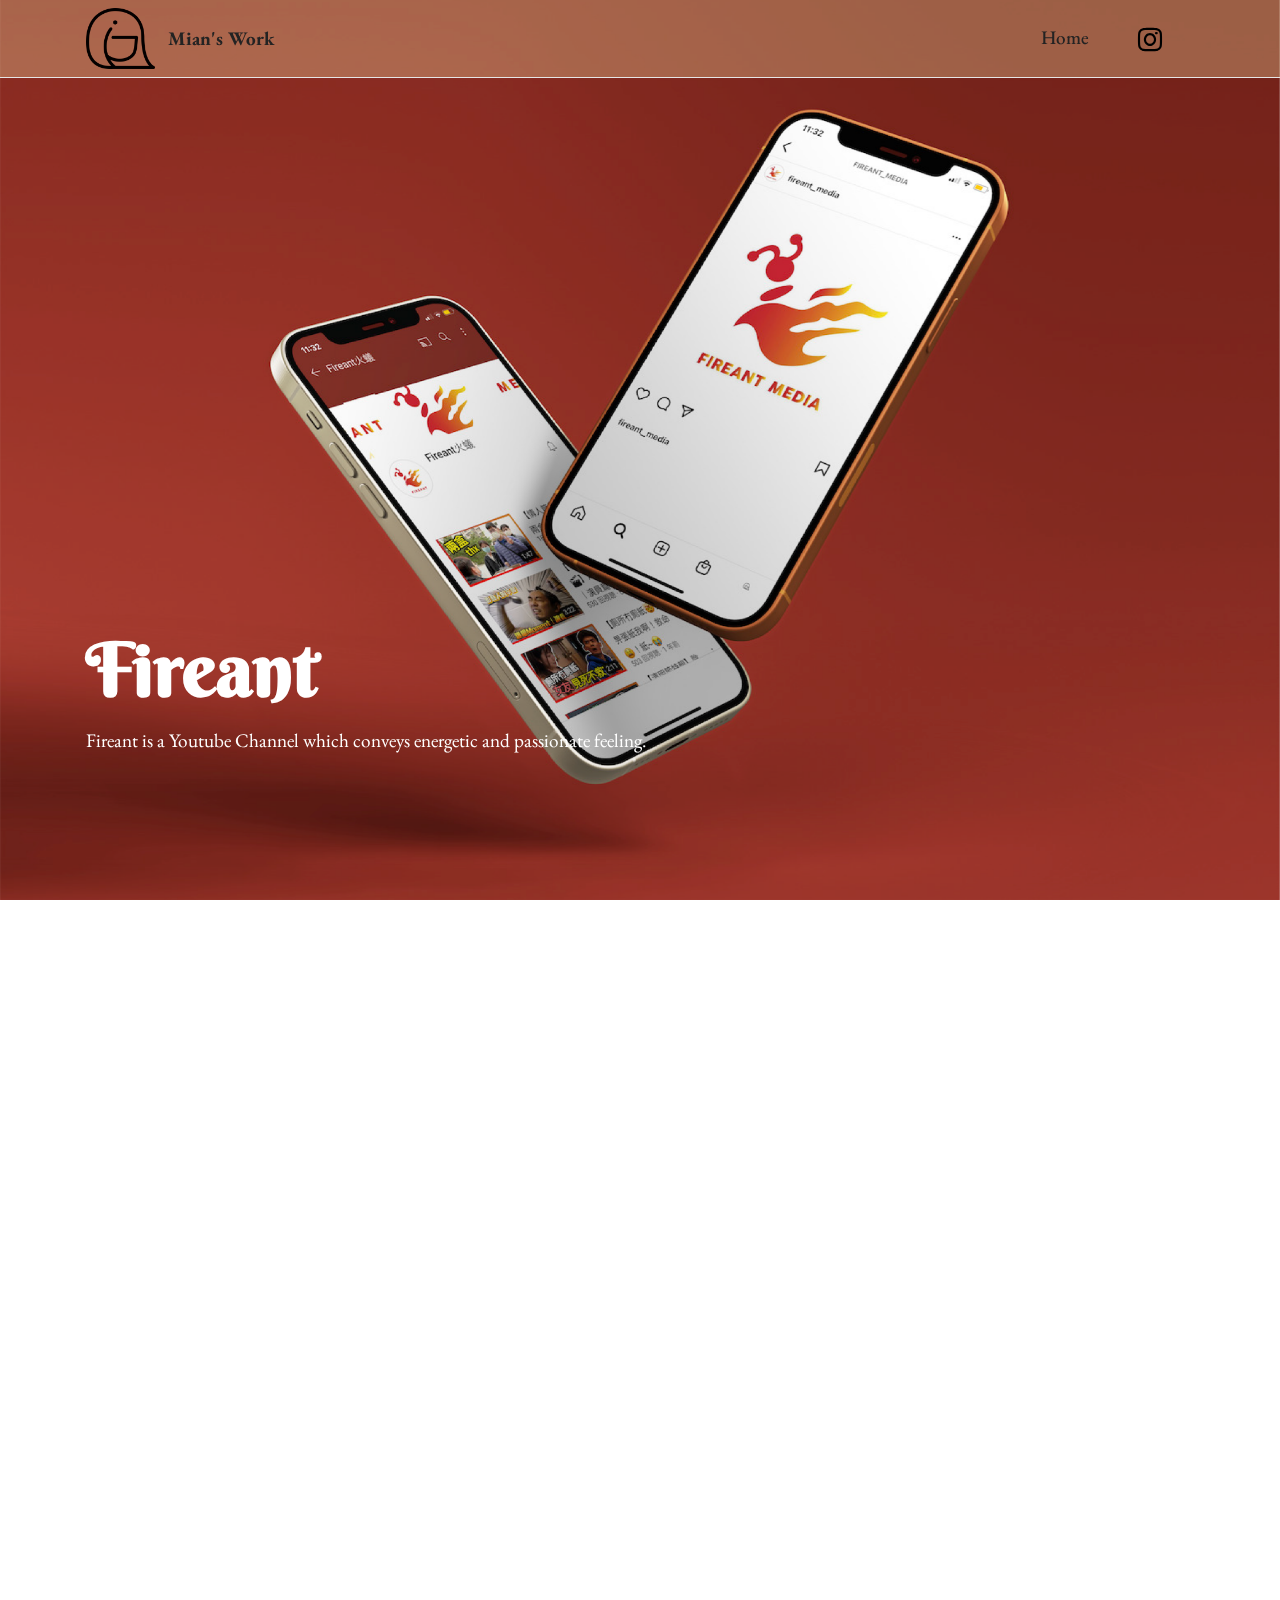
<file: Fireant.html>
<!DOCTYPE html>
<html  >
<head>
  <!-- Site made with Mobirise Website Builder v5.3.0, https://mobirise.com -->
  <meta charset="UTF-8">
  <meta http-equiv="X-UA-Compatible" content="IE=edge">
  <meta name="generator" content="Mobirise v5.3.0, mobirise.com">
  <meta name="viewport" content="width=device-width, initial-scale=1, minimum-scale=1">
  <link rel="shortcut icon" href="assets/images/logo3-121x106.png" type="image/x-icon">
  <meta name="description" content="">
  
  
  <title>Fireant</title>
  <link rel="stylesheet" href="assets/tether/tether.min.css">
  <link rel="stylesheet" href="assets/bootstrap/css/bootstrap.min.css">
  <link rel="stylesheet" href="assets/bootstrap/css/bootstrap-grid.min.css">
  <link rel="stylesheet" href="assets/bootstrap/css/bootstrap-reboot.min.css">
  <link rel="stylesheet" href="assets/animatecss/animate.css">
  <link rel="stylesheet" href="assets/dropdown/css/style.css">
  <link rel="stylesheet" href="assets/socicon/css/styles.css">
  <link rel="stylesheet" href="assets/theme/css/style.css">
  <link rel="preload" as="style" href="assets/mobirise/css/mbr-additional.css"><link rel="stylesheet" href="assets/mobirise/css/mbr-additional.css" type="text/css">
  
  
  
  
</head>
<body>
  
  <section class="menu cid-ssyPn7dKk3" once="menu" id="menu1-3g">
    
    <nav class="navbar navbar-dropdown navbar-fixed-top navbar-expand-lg">
        <div class="container">
            <div class="navbar-brand">
                <span class="navbar-logo">
                    
                        <img src="assets/images/logo3-121x106.png" alt="" style="height: 3.8rem;">
                    
                </span>
                <span class="navbar-caption-wrap"><a class="navbar-caption text-black display-7" href="index.html">Mian's Work</a></span>
            </div>
            <button class="navbar-toggler" type="button" data-toggle="collapse" data-target="#navbarSupportedContent" aria-controls="navbarNavAltMarkup" aria-expanded="false" aria-label="Toggle navigation">
                <div class="hamburger">
                    <span></span>
                    <span></span>
                    <span></span>
                    <span></span>
                </div>
            </button>
            <div class="collapse navbar-collapse" id="navbarSupportedContent">
                <ul class="navbar-nav nav-dropdown nav-right" data-app-modern-menu="true"><li class="nav-item"><a class="nav-link link text-black text-primary display-7" href="index.html">
                            Home</a></li></ul>
                <div class="icons-menu">
                    <a class="iconfont-wrapper" href="https://www.instagram.com/instant_nuudle/" target="_blank">
                        <span class="p-2 mbr-iconfont socicon-instagram socicon"></span>
                    </a>
                    
                    
                    
                </div>
                
            </div>
        </div>
    </nav>

</section>

<section class="header4 cid-ssyPn3jBRS mbr-fullscreen mbr-parallax-background" id="header4-3b">

    
    
    <div class="container">
        <div class="row">
            <div class="content-wrap">
                <h1 class="mbr-section-title mbr-fonts-style mbr-white mb-3 display-1">
                    <strong>Fireant</strong><br></h1>
                
                <p class="mbr-fonts-style mbr-text mbr-white mb-3 display-7">Fireant is a Youtube Channel which conveys energetic and passionate feeling.&nbsp;</p>

                
            </div>
        </div>
    </div>
</section>

<section class="image1 cid-ssyPn5Zsoe" id="image1-3e">
    

    

    <div class="container">
        <div class="row align-items-center">
            <div class="col-12 col-lg-6">
                <div class="image-wrapper">
                    <img src="assets/images/fireantlogo4-1266x1266.jpg" alt="Mobirise">
                    
                </div>
            </div>
            <div class="col-12 col-lg">
                <div class="text-wrapper">
                    <h3 class="mbr-section-title mbr-fonts-style mb-3 display-5"><strong>The Logo of Passion&nbsp;</strong></h3>
                    <p class="mbr-text mbr-fonts-style display-7">
                        The logo is the shape of an ant and with a big "F" in fire for the body. The colour chosen is called "Red Lead"(#E83828). Lead is a material that have high corrosion resistance. It is a hope thay Fireants could be resistant to all challenges.</p>
                </div>
            </div>
        </div>
    </div>
</section>

<section class="image5 cid-ssyT9QZ6p7" id="image5-3j">
    
    
    <div class="container">
        <div class="row">
            <div class="col-12 col-md-12">
                <div class="row">
                    <div class="col-12 col-lg-6">
                        <div class="img-item mb-3">
                            <img src="assets/images/6.png" alt="">
                            <p class="mbr-fonts-style align-center mt-2 display-7"></p>
                        </div>
                    </div>
                    <div class="col-12 col-lg">
                        <div class="img-item mb-3">
                            <img src="assets/images/7.png" alt="">
                            <p class="mbr-fonts-style align-center mt-2 display-7">Emoji made for Fireants</p>
                        </div>
                    </div>
                </div>
            </div>
        </div>
    </div>
</section>

<section class="footer7 cid-ssyPn7P3Qn" once="footers" id="footer7-3h">

    

    

    <div class="container">
        <div class="media-container-row align-center mbr-white">
            <div class="col-12">
                <p class="mbr-text mb-0 mbr-fonts-style display-7">
                    © Copyright 2021 Mian Tse - All Rights Reserved
                </p>
            </div>
        </div>
    </div>
</section><section style="background-color: #fff; font-family: -apple-system, BlinkMacSystemFont, 'Segoe UI', 'Roboto', 'Helvetica Neue', Arial, sans-serif; color:#aaa; font-size:12px; padding: 0; align-items: center; display: flex;"><a href="https://mobirise.site/d" style="flex: 1 1; height: 3rem; padding-left: 1rem;"></a><p style="flex: 0 0 auto; margin:0; padding-right:1rem;">Web page was <a href="https://mobirise.site/h" style="color:#aaa;">made with</a> Mobirise</p></section><script src="assets/web/assets/jquery/jquery.min.js"></script>  <script src="assets/popper/popper.min.js"></script>  <script src="assets/tether/tether.min.js"></script>  <script src="assets/bootstrap/js/bootstrap.min.js"></script>  <script src="assets/smoothscroll/smooth-scroll.js"></script>  <script src="assets/viewportchecker/jquery.viewportchecker.js"></script>  <script src="assets/parallax/jarallax.min.js"></script>  <script src="assets/dropdown/js/nav-dropdown.js"></script>  <script src="assets/dropdown/js/navbar-dropdown.js"></script>  <script src="assets/touchswipe/jquery.touch-swipe.min.js"></script>  <script src="assets/theme/js/script.js"></script>  
  
  
 <div id="scrollToTop" class="scrollToTop mbr-arrow-up"><a style="text-align: center;"><i class="mbr-arrow-up-icon mbr-arrow-up-icon-cm cm-icon cm-icon-smallarrow-up"></i></a></div>
    <input name="animation" type="hidden">
  </body>
</html>
</file>
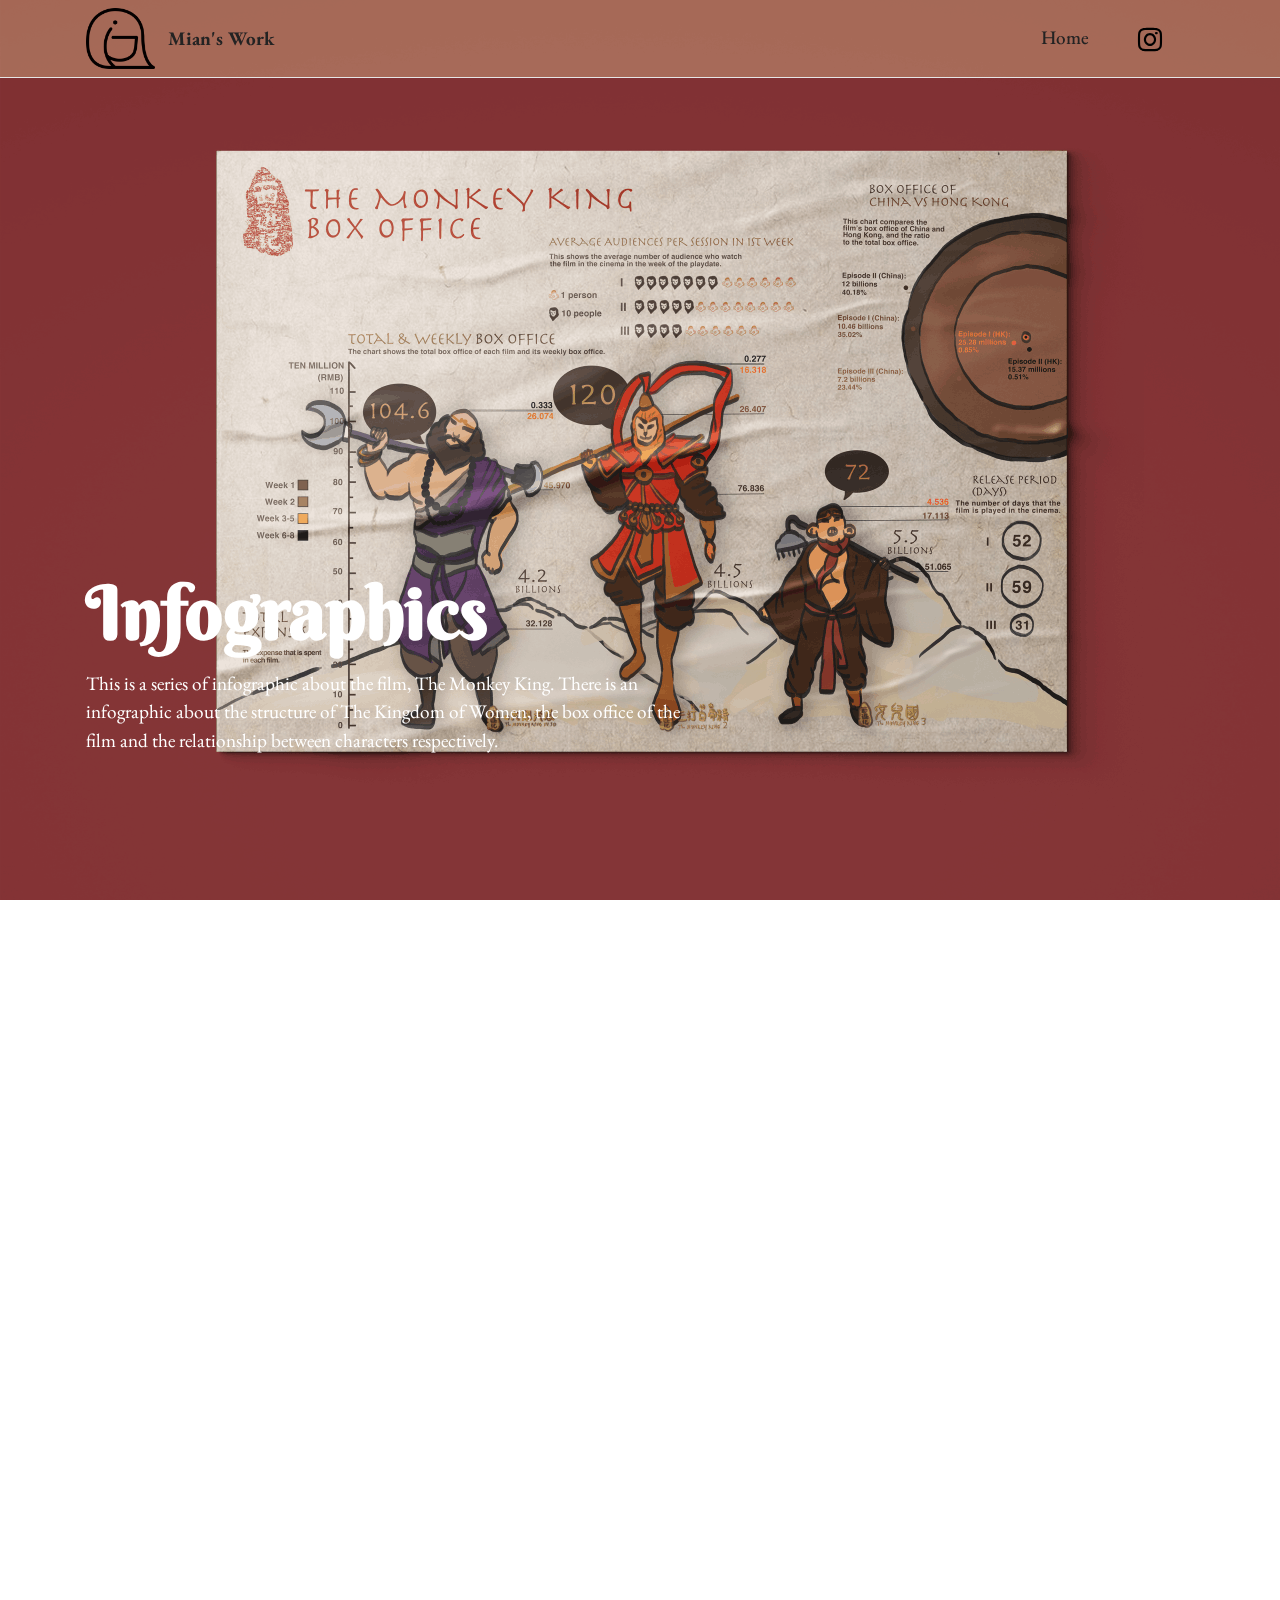
<file: Infographic.html>
<!DOCTYPE html>
<html  >
<head>
  <!-- Site made with Mobirise Website Builder v5.3.0, https://mobirise.com -->
  <meta charset="UTF-8">
  <meta http-equiv="X-UA-Compatible" content="IE=edge">
  <meta name="generator" content="Mobirise v5.3.0, mobirise.com">
  <meta name="viewport" content="width=device-width, initial-scale=1, minimum-scale=1">
  <link rel="shortcut icon" href="assets/images/logo3-121x106.png" type="image/x-icon">
  <meta name="description" content="">
  
  
  <title>Infographic</title>
  <link rel="stylesheet" href="assets/web/assets/mobirise-icons2/mobirise2.css">
  <link rel="stylesheet" href="assets/tether/tether.min.css">
  <link rel="stylesheet" href="assets/bootstrap/css/bootstrap.min.css">
  <link rel="stylesheet" href="assets/bootstrap/css/bootstrap-grid.min.css">
  <link rel="stylesheet" href="assets/bootstrap/css/bootstrap-reboot.min.css">
  <link rel="stylesheet" href="assets/animatecss/animate.css">
  <link rel="stylesheet" href="assets/dropdown/css/style.css">
  <link rel="stylesheet" href="assets/socicon/css/styles.css">
  <link rel="stylesheet" href="assets/theme/css/style.css">
  <link rel="preload" as="style" href="assets/mobirise/css/mbr-additional.css"><link rel="stylesheet" href="assets/mobirise/css/mbr-additional.css" type="text/css">
  
  
  
  
</head>
<body>
  
  <section class="menu cid-ssyTxYza2v" once="menu" id="menu1-3p">
    
    <nav class="navbar navbar-dropdown navbar-fixed-top navbar-expand-lg">
        <div class="container">
            <div class="navbar-brand">
                <span class="navbar-logo">
                    
                        <img src="assets/images/logo3-121x106.png" alt="" style="height: 3.8rem;">
                    
                </span>
                <span class="navbar-caption-wrap"><a class="navbar-caption text-black display-7" href="index.html">Mian's Work</a></span>
            </div>
            <button class="navbar-toggler" type="button" data-toggle="collapse" data-target="#navbarSupportedContent" aria-controls="navbarNavAltMarkup" aria-expanded="false" aria-label="Toggle navigation">
                <div class="hamburger">
                    <span></span>
                    <span></span>
                    <span></span>
                    <span></span>
                </div>
            </button>
            <div class="collapse navbar-collapse" id="navbarSupportedContent">
                <ul class="navbar-nav nav-dropdown nav-right" data-app-modern-menu="true"><li class="nav-item"><a class="nav-link link text-black text-primary display-7" href="index.html">
                            Home</a></li></ul>
                <div class="icons-menu">
                    <a class="iconfont-wrapper" href="https://www.instagram.com/instant_nuudle/" target="_blank">
                        <span class="p-2 mbr-iconfont socicon-instagram socicon"></span>
                    </a>
                    
                    
                    
                </div>
                
            </div>
        </div>
    </nav>

</section>

<section class="header4 cid-ssyTxUcOpZ mbr-fullscreen mbr-parallax-background" id="header4-3k">

    
    
    <div class="container">
        <div class="row">
            <div class="content-wrap">
                <h1 class="mbr-section-title mbr-fonts-style mbr-white mb-3 display-1"><strong>Infographics</strong></h1>
                
                <p class="mbr-fonts-style mbr-text mbr-white mb-3 display-7">
                    This is a series of infographic about the film, The Monkey King. There is an infographic about the structure of The Kingdom of Women, the box office of the film and the relationship between characters respectively. 
                </p>

                
            </div>
        </div>
    </div>
</section>

<section class="slider2 cid-ssyTxULBz0" id="slider2-3l">
    

    
    <div class="container">
        <div class="row justify-content-center">
            <div class="col-12 col-md-12">
                <div class="carousel slide carousel-fade" id="stczfEIYQB" data-ride="carousel" data-interval="5000">
                    
                    <ol class="carousel-indicators">
                        <li data-slide-to="0" class="active" data-target="#stczfEIYQB"></li>
                        <li data-slide-to="1" data-target="#stczfEIYQB"></li>
                        <li data-slide-to="2" data-target="#stczfEIYQB"></li><li data-slide-to="3" data-target="#stczfEIYQB"></li>
                    </ol>
                    <div class="carousel-inner">
                        <div class="carousel-item slider-image item active">
                            <div class="item-wrapper">
                                <img class="d-block w-100" src="assets/images/info1mockup-1076x861.png">
                                <div class="carousel-caption d-none d-md-block">
                                    <h5 class="mbr-section-subtitle mbr-fonts-style display-7">
                                        Structure of Kingdom Of&nbsp; Women<strong>&nbsp;</strong></h5>
                                    
                                </div>
                            </div>
                        </div>
                        <div class="carousel-item slider-image item">
                            <div class="item-wrapper">
                                <img class="d-block w-100" src="assets/images/info2mockup-1280x1024.png" data-slide-to="1">
                                <div class="carousel-caption d-none d-md-block">
                                    <h5 class="mbr-section-subtitle mbr-fonts-style display-7">Movie Box Office</h5>
                                    
                                </div>
                            </div>
                        </div><div class="carousel-item slider-image item">
                            <div class="item-wrapper">
                                <img class="d-block w-100" src="assets/images/info3mockup-1280x1024.png" data-slide-to="2">
                                <div class="carousel-caption d-none d-md-block">
                                    <h5 class="mbr-section-subtitle mbr-fonts-style display-7">
                                        Relationship of Characters</h5>
                                    
                                </div>
                            </div>
                        </div><div class="carousel-item slider-image item">
                            <div class="item-wrapper">
                                <img class="d-block w-100" src="assets/images/visual-instruction13-2000x1033.jpg" data-slide-to="3">
                                <div class="carousel-caption d-none d-md-block">
                                    <h5 class="mbr-section-subtitle mbr-fonts-style display-7">3D structure of the Kingdom</h5>
                                    
                                </div>
                            </div>
                        </div>
                        
                    </div>
                    <a class="carousel-control carousel-control-prev" role="button" data-slide="prev" href="#stczfEIYQB">
                        <span class="mobi-mbri mobi-mbri-arrow-prev" aria-hidden="true"></span>
                        <span class="sr-only">Previous</span>
                    </a>
                    <a class="carousel-control carousel-control-next" role="button" data-slide="next" href="#stczfEIYQB">
                        <span class="mobi-mbri mobi-mbri-arrow-next" aria-hidden="true"></span>
                        <span class="sr-only">Next</span>
                    </a>
                </div>
            </div>
        </div>
    </div>
</section>

<section class="image3 cid-ssyXR9Wdus" id="image3-3r">
    

    

    <div class="container">
        <div class="row justify-content-center">
            <div class="col-12 col-lg-10">
                <div class="image-wrapper">
                    <img src="assets/images/section-1836x382.png" alt="Mobirise">
                    <p class="mbr-description mbr-fonts-style mt-2 align-center display-7">Section View of Kingdom Of Women</p>
                </div>
            </div>
        </div>
    </div>
</section>

<section class="footer7 cid-ssyTxZsOOV" once="footers" id="footer7-3q">

    

    

    <div class="container">
        <div class="media-container-row align-center mbr-white">
            <div class="col-12">
                <p class="mbr-text mb-0 mbr-fonts-style display-7">
                    © Copyright 2021 Mian Tse - All Rights Reserved
                </p>
            </div>
        </div>
    </div>
</section><section style="background-color: #fff; font-family: -apple-system, BlinkMacSystemFont, 'Segoe UI', 'Roboto', 'Helvetica Neue', Arial, sans-serif; color:#aaa; font-size:12px; padding: 0; align-items: center; display: flex;"><a href="https://mobirise.site/i" style="flex: 1 1; height: 3rem; padding-left: 1rem;"></a><p style="flex: 0 0 auto; margin:0; padding-right:1rem;">Website <a href="https://mobirise.site/f" style="color:#aaa;">was built</a> with Mobirise</p></section><script src="assets/web/assets/jquery/jquery.min.js"></script>  <script src="assets/popper/popper.min.js"></script>  <script src="assets/tether/tether.min.js"></script>  <script src="assets/bootstrap/js/bootstrap.min.js"></script>  <script src="assets/smoothscroll/smooth-scroll.js"></script>  <script src="assets/viewportchecker/jquery.viewportchecker.js"></script>  <script src="assets/parallax/jarallax.min.js"></script>  <script src="assets/dropdown/js/nav-dropdown.js"></script>  <script src="assets/dropdown/js/navbar-dropdown.js"></script>  <script src="assets/touchswipe/jquery.touch-swipe.min.js"></script>  <script src="assets/theme/js/script.js"></script>  
  
  
 <div id="scrollToTop" class="scrollToTop mbr-arrow-up"><a style="text-align: center;"><i class="mbr-arrow-up-icon mbr-arrow-up-icon-cm cm-icon cm-icon-smallarrow-up"></i></a></div>
    <input name="animation" type="hidden">
  </body>
</html>
</file>
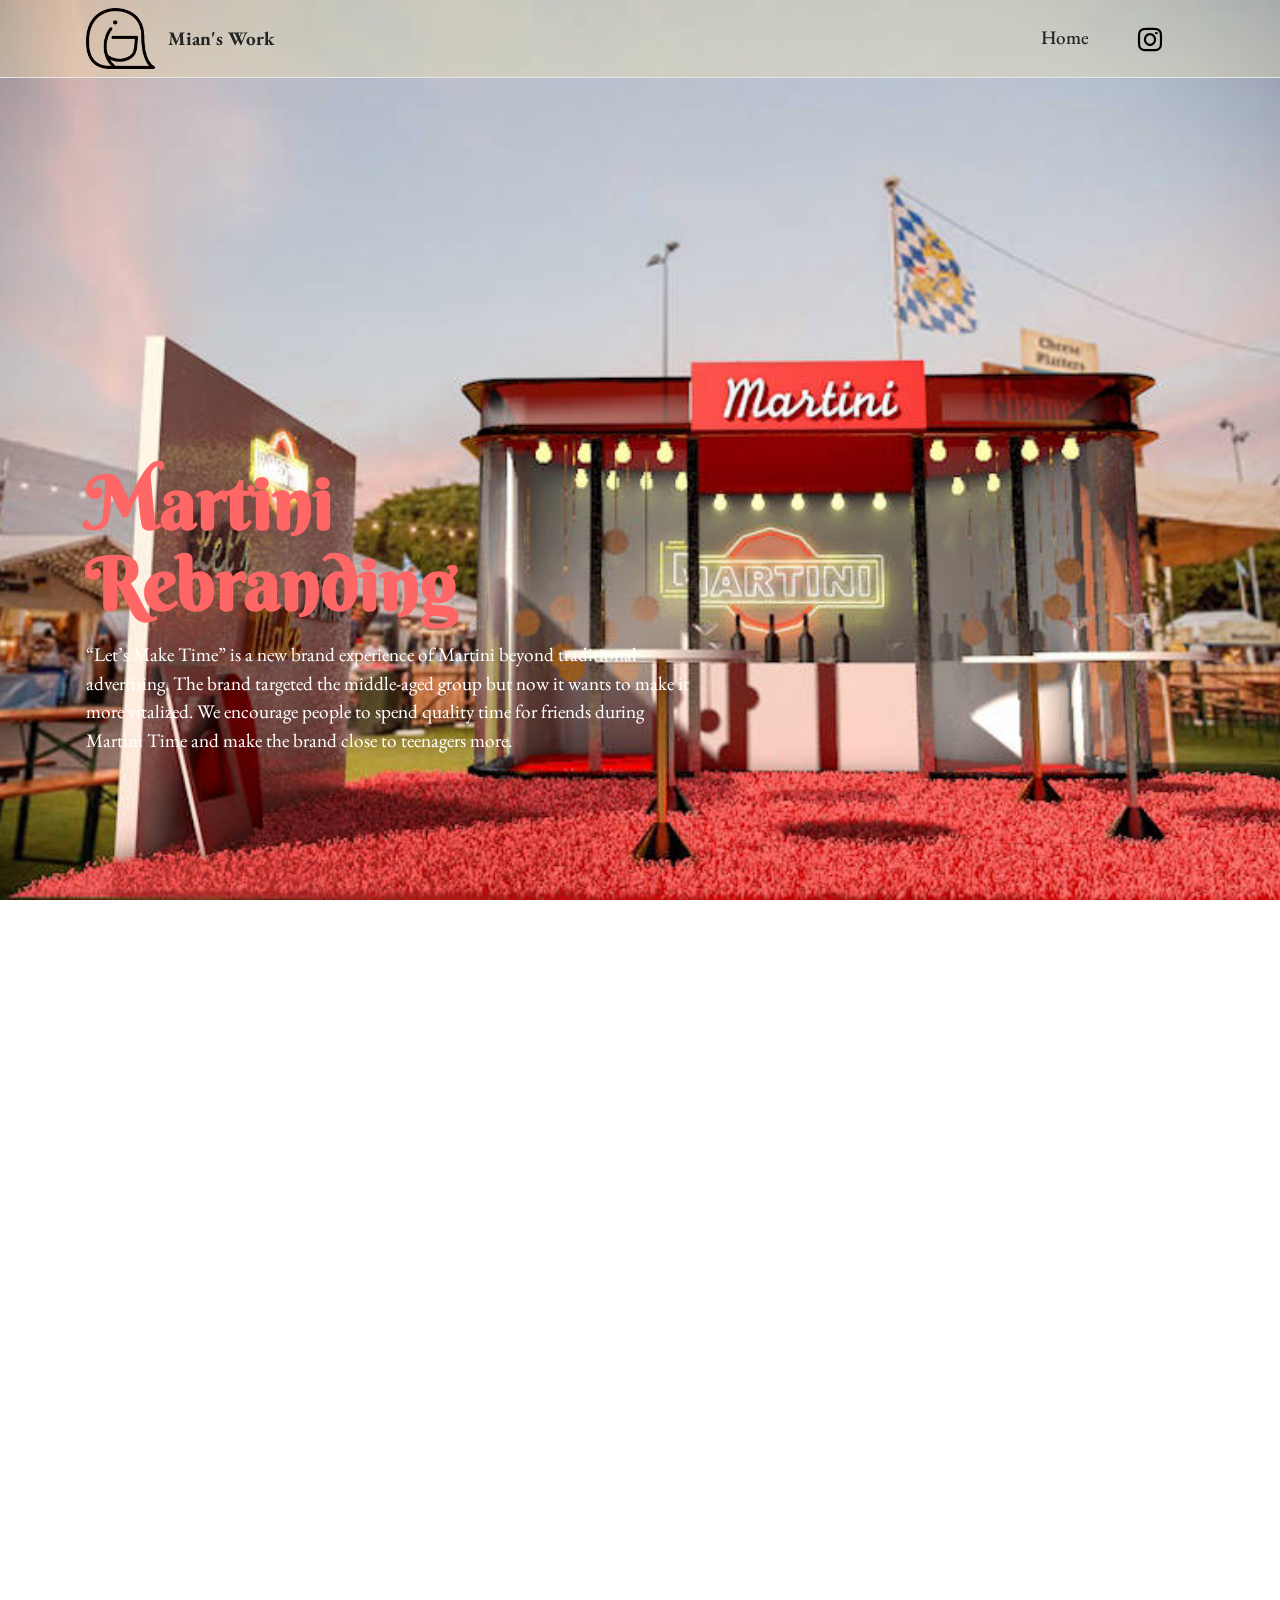
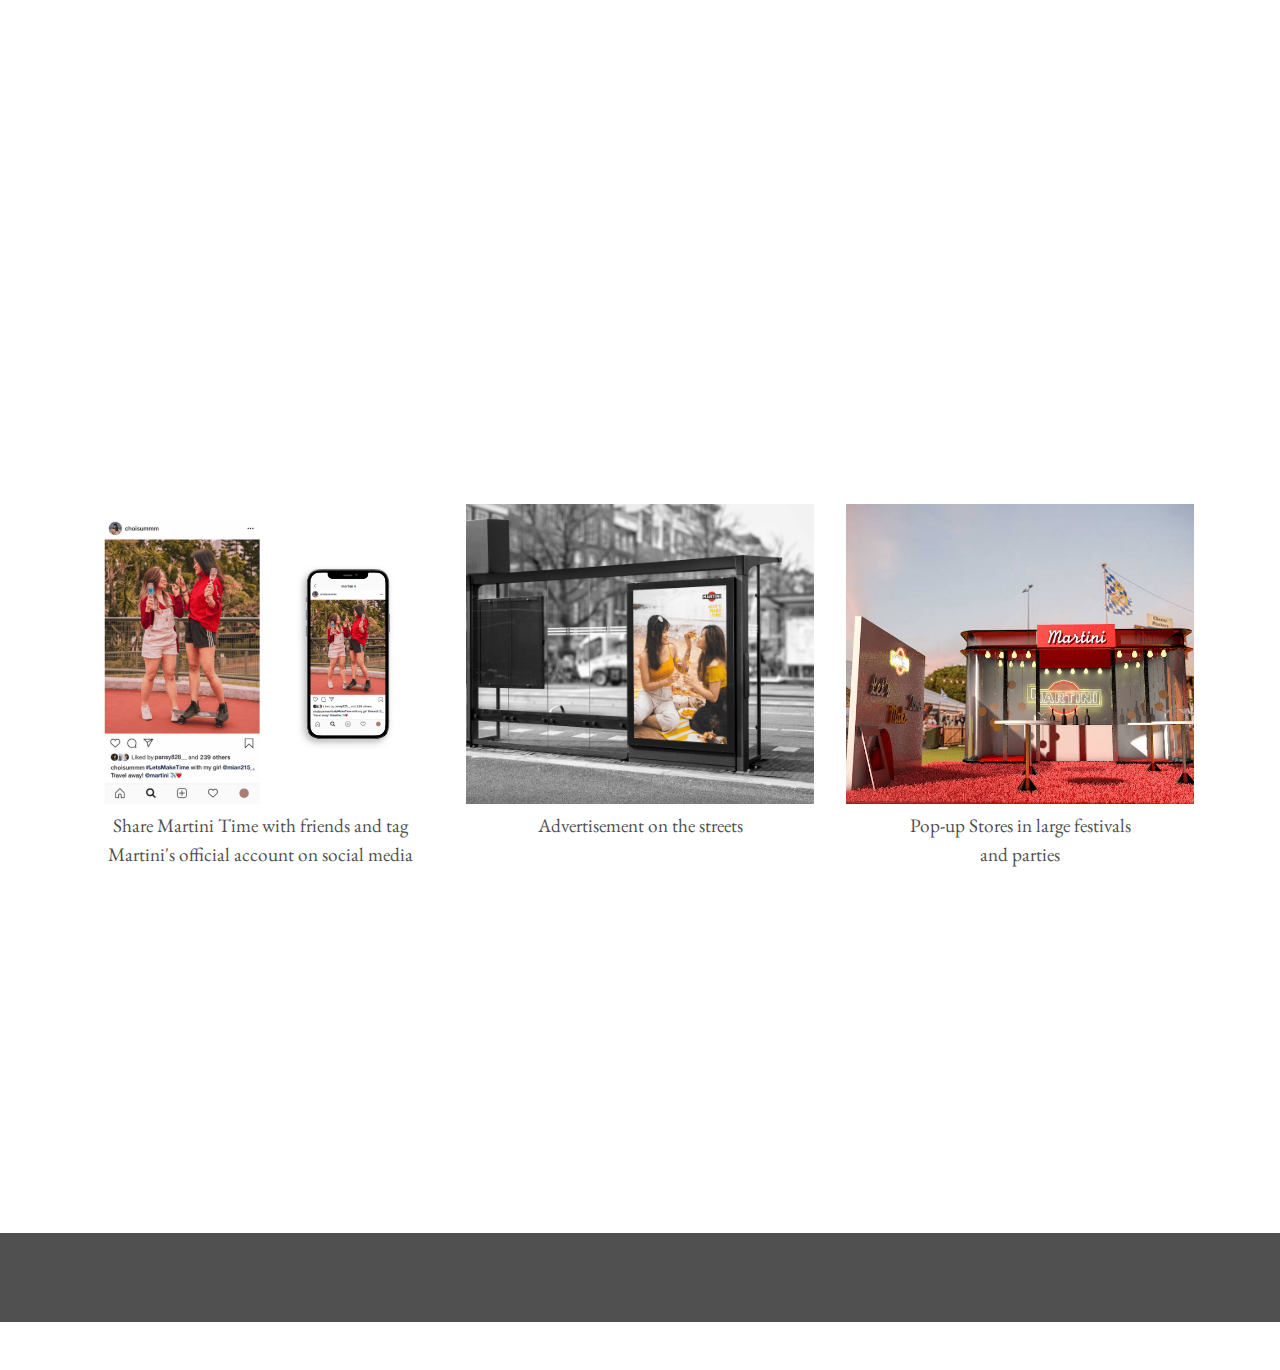
<file: MartiniRebranding.html>
<!DOCTYPE html>
<html  >
<head>
  <!-- Site made with Mobirise Website Builder v5.3.0, https://mobirise.com -->
  <meta charset="UTF-8">
  <meta http-equiv="X-UA-Compatible" content="IE=edge">
  <meta name="generator" content="Mobirise v5.3.0, mobirise.com">
  <meta name="viewport" content="width=device-width, initial-scale=1, minimum-scale=1">
  <link rel="shortcut icon" href="assets/images/logo3-121x106.png" type="image/x-icon">
  <meta name="description" content="">
  
  
  <title>Martini Rebranding</title>
  <link rel="stylesheet" href="assets/web/assets/mobirise-icons2/mobirise2.css">
  <link rel="stylesheet" href="assets/tether/tether.min.css">
  <link rel="stylesheet" href="assets/bootstrap/css/bootstrap.min.css">
  <link rel="stylesheet" href="assets/bootstrap/css/bootstrap-grid.min.css">
  <link rel="stylesheet" href="assets/bootstrap/css/bootstrap-reboot.min.css">
  <link rel="stylesheet" href="assets/animatecss/animate.css">
  <link rel="stylesheet" href="assets/dropdown/css/style.css">
  <link rel="stylesheet" href="assets/socicon/css/styles.css">
  <link rel="stylesheet" href="assets/theme/css/style.css">
  <link rel="preload" as="style" href="assets/mobirise/css/mbr-additional.css"><link rel="stylesheet" href="assets/mobirise/css/mbr-additional.css" type="text/css">
  
  
  
  
</head>
<body>
  
  <section class="menu cid-ssvVkZgOlY" once="menu" id="menu1-21">
    
    <nav class="navbar navbar-dropdown navbar-fixed-top navbar-expand-lg">
        <div class="container">
            <div class="navbar-brand">
                <span class="navbar-logo">
                    
                        <img src="assets/images/logo3-121x106.png" alt="" style="height: 3.8rem;">
                    
                </span>
                <span class="navbar-caption-wrap"><a class="navbar-caption text-black display-7" href="index.html">Mian's Work</a></span>
            </div>
            <button class="navbar-toggler" type="button" data-toggle="collapse" data-target="#navbarSupportedContent" aria-controls="navbarNavAltMarkup" aria-expanded="false" aria-label="Toggle navigation">
                <div class="hamburger">
                    <span></span>
                    <span></span>
                    <span></span>
                    <span></span>
                </div>
            </button>
            <div class="collapse navbar-collapse" id="navbarSupportedContent">
                <ul class="navbar-nav nav-dropdown nav-right" data-app-modern-menu="true"><li class="nav-item"><a class="nav-link link text-black text-primary display-7" href="index.html">
                            Home</a></li></ul>
                <div class="icons-menu">
                    <a class="iconfont-wrapper" href="https://www.instagram.com/instant_nuudle/" target="_blank">
                        <span class="p-2 mbr-iconfont socicon-instagram socicon"></span>
                    </a>
                    
                    
                    
                </div>
                
            </div>
        </div>
    </nav>

</section>

<section class="header4 cid-ssvVkWftLZ mbr-fullscreen mbr-parallax-background" id="header4-1w">

    
    
    <div class="container">
        <div class="row">
            <div class="content-wrap">
                <h1 class="mbr-section-title mbr-fonts-style mbr-white mb-3 display-1">
                    <strong>Martini</strong><br><strong>Rebranding</strong></h1>
                
                <p class="mbr-fonts-style mbr-text mbr-white mb-3 display-7">
                    “Let’s Make Time” is a new brand experience of Martini beyond traditional advertising. The brand targeted the middle-aged group but now it wants to make it more vitalized. We encourage people to spend quality time for friends during Martini Time and make the brand close to teenagers more.

 
                </p>

                
            </div>
        </div>
    </div>
</section>

<section class="image1 cid-ssvVkYvPqc" id="image1-1z">
    

    

    <div class="container">
        <div class="row align-items-center">
            <div class="col-12 col-lg-7">
                <div class="image-wrapper">
                    <img src="assets/images/igbiomockup-1-1266x949.png" alt="Mobirise">
                    
                </div>
            </div>
            <div class="col-12 col-lg">
                <div class="text-wrapper">
                    <h3 class="mbr-section-title mbr-fonts-style mb-3 display-5"><strong>New Promotion Strategy</strong></h3>
                    <p class="mbr-text mbr-fonts-style display-7">
                        We use three colours to symbolise three timing for drinking Martini, which means Martini can be enjoy at anytime.

Social media are also the platform that can keep in touch with teenagers. People can upload their photos with Martini and tag us. A 20 seconds Instagram Ad is created also.&nbsp;</p>
                </div>
            </div>
        </div>
    </div>
</section>

<section class="video5 cid-ssvYGhI125" id="video5-27">
    
    
    <div class="container">
        <div class="title-wrapper mb-5">
            
        </div>
        <div class="row align-items-center">
            <div class="col-12 col-lg-8 video-block">
                <div class="video-wrapper"><iframe class="mbr-embedded-video" src="https://www.youtube.com/embed/l1aIMgXlBxc?rel=0&amp;amp;showinfo=0&amp;autoplay=1&amp;loop=0" width="1280" height="720" frameborder="0" allowfullscreen></iframe></div>
                
            </div>
            <div class="col-12 col-lg">
                <div class="text-wrapper">
                    <h3 class="mbr-section-subtitle mbr-fonts-style mb-3 display-5"><strong>Instagram Ad</strong></h3>
                    
                </div>
            </div>
        </div>
    </div>
</section>

<section class="gallery4 mbr-gallery cid-ssvY7WKUEr" id="gallery4-26">
    

    

    <div class="container">
        
        <div class="row mbr-gallery mt-4">
            <div class="col-12 col-md-6 col-lg-4 item gallery-image active">
                <div class="item-wrapper" data-toggle="modal" data-target="#stczg1VrPR-modal">
                    <img class="w-100" src="assets/images/igpostmockup-1456x1092.png" alt="" data-slide-to="0" data-target="#lb-stczg1VrPR">
                    <div class="icon-wrapper">
                        <span class="mobi-mbri mobi-mbri-search mbr-iconfont mbr-iconfont-btn"></span>
                    </div>
                </div>
                <h6 class="mbr-item-subtitle mbr-fonts-style align-center mb-2 mt-2 display-7">Share Martini Time with friends and tag Martini's official account on social media</h6>
            </div>
            <div class="col-12 col-md-6 col-lg-4 item gallery-image">
                <div class="item-wrapper" data-toggle="modal" data-target="#stczg1VrPR-modal">
                    <img class="w-100" src="assets/images/bus-stop-billboard-mockup-2-506x354.png" alt="" data-slide-to="1" data-target="#lb-stczg1VrPR">
                    <div class="icon-wrapper">
                        <span class="mobi-mbri mobi-mbri-search mbr-iconfont mbr-iconfont-btn"></span>
                    </div>
                </div>
                <h6 class="mbr-item-subtitle mbr-fonts-style align-center mb-2 mt-2 display-7">Advertisement on the streets</h6>
            </div><div class="col-12 col-md-6 col-lg-4 item gallery-image">
                <div class="item-wrapper" data-toggle="modal" data-target="#stczg1VrPR-modal">
                    <img class="w-100" src="assets/images/pop-up-store10-800x534.jpg" alt="" data-slide-to="2" data-target="#lb-stczg1VrPR">
                    <div class="icon-wrapper">
                        <span class="mobi-mbri mobi-mbri-search mbr-iconfont mbr-iconfont-btn"></span>
                    </div>
                </div>
                <h6 class="mbr-item-subtitle mbr-fonts-style align-center mb-2 mt-2 display-7">Pop-up Stores in large festivals <br>and parties</h6>
            </div>
            
            
        </div>

        <div class="modal mbr-slider" tabindex="-1" role="dialog" aria-hidden="true" id="stczg1VrPR-modal">
            <div class="modal-dialog" role="document">
                <div class="modal-content">
                    <div class="modal-body">
                        <div class="carousel slide" id="lb-stczg1VrPR" data-interval="5000">
                            <div class="carousel-inner">
                                <div class="carousel-item active">
                                    <img class="d-block w-100" src="assets/images/igpostmockup-1456x1092.png" alt="">
                                </div>
                                <div class="carousel-item">
                                    <img class="d-block w-100" src="assets/images/bus-stop-billboard-mockup-2-506x354.png" alt="">
                                </div><div class="carousel-item">
                                    <img class="d-block w-100" src="assets/images/pop-up-store10-800x534.jpg" alt="">
                                </div>
                                
                                
                            </div>
                            <ol class="carousel-indicators">
                                <li data-slide-to="0" class="active" data-target="#lb-stczg1VrPR"></li>
                                <li data-slide-to="1" data-target="#lb-stczg1VrPR"></li>
                                <li data-slide-to="2" data-target="#lb-stczg1VrPR"></li>
                                
                            </ol>
                            <a role="button" href="" class="close" data-dismiss="modal" aria-label="Close">
                            </a>
                            <a class="carousel-control-prev carousel-control" role="button" data-slide="prev" href="#lb-stczg1VrPR">
                                <span class="mobi-mbri mobi-mbri-arrow-prev" aria-hidden="true"></span>
                                <span class="sr-only">Previous</span>
                            </a>
                            <a class="carousel-control-next carousel-control" role="button" data-slide="next" href="#lb-stczg1VrPR">
                                <span class="mobi-mbri mobi-mbri-arrow-next" aria-hidden="true"></span>
                                <span class="sr-only">Next</span>
                            </a>
                        </div>
                    </div>
                </div>
            </div>
        </div>
    </div>
</section>

<section class="content5 cid-ssw0iZrPyc" id="content5-28">
    
    <div class="container">
        <div class="row justify-content-center">
            <div class="col-md-12 col-lg-10">
                
                
                <p class="mbr-text mbr-fonts-style display-7">Groupmates:<br><br>Sharon Choi, Kelly Wong, Pansy Tsui<br>
Mian Tse
(3d rendering &amp; concept development)<br></p>
            </div>
        </div>
    </div>
</section>

<section class="footer7 cid-ssvVl09G1i" once="footers" id="footer7-22">

    

    

    <div class="container">
        <div class="media-container-row align-center mbr-white">
            <div class="col-12">
                <p class="mbr-text mb-0 mbr-fonts-style display-7">
                    © Copyright 2021 Mian Tse - All Rights Reserved
                </p>
            </div>
        </div>
    </div>
</section><section style="background-color: #fff; font-family: -apple-system, BlinkMacSystemFont, 'Segoe UI', 'Roboto', 'Helvetica Neue', Arial, sans-serif; color:#aaa; font-size:12px; padding: 0; align-items: center; display: flex;"><a href="https://mobirise.site/o" style="flex: 1 1; height: 3rem; padding-left: 1rem;"></a><p style="flex: 0 0 auto; margin:0; padding-right:1rem;"><a href="https://mobirise.site/t" style="color:#aaa;">Built</a> with Mobirise html website templates</p></section><script src="assets/web/assets/jquery/jquery.min.js"></script>  <script src="assets/popper/popper.min.js"></script>  <script src="assets/tether/tether.min.js"></script>  <script src="assets/bootstrap/js/bootstrap.min.js"></script>  <script src="assets/smoothscroll/smooth-scroll.js"></script>  <script src="assets/viewportchecker/jquery.viewportchecker.js"></script>  <script src="assets/parallax/jarallax.min.js"></script>  <script src="assets/playervimeo/vimeo_player.js"></script>  <script src="assets/dropdown/js/nav-dropdown.js"></script>  <script src="assets/dropdown/js/navbar-dropdown.js"></script>  <script src="assets/touchswipe/jquery.touch-swipe.min.js"></script>  <script src="assets/theme/js/script.js"></script>  
  
  
 <div id="scrollToTop" class="scrollToTop mbr-arrow-up"><a style="text-align: center;"><i class="mbr-arrow-up-icon mbr-arrow-up-icon-cm cm-icon cm-icon-smallarrow-up"></i></a></div>
    <input name="animation" type="hidden">
  </body>
</html>
</file>
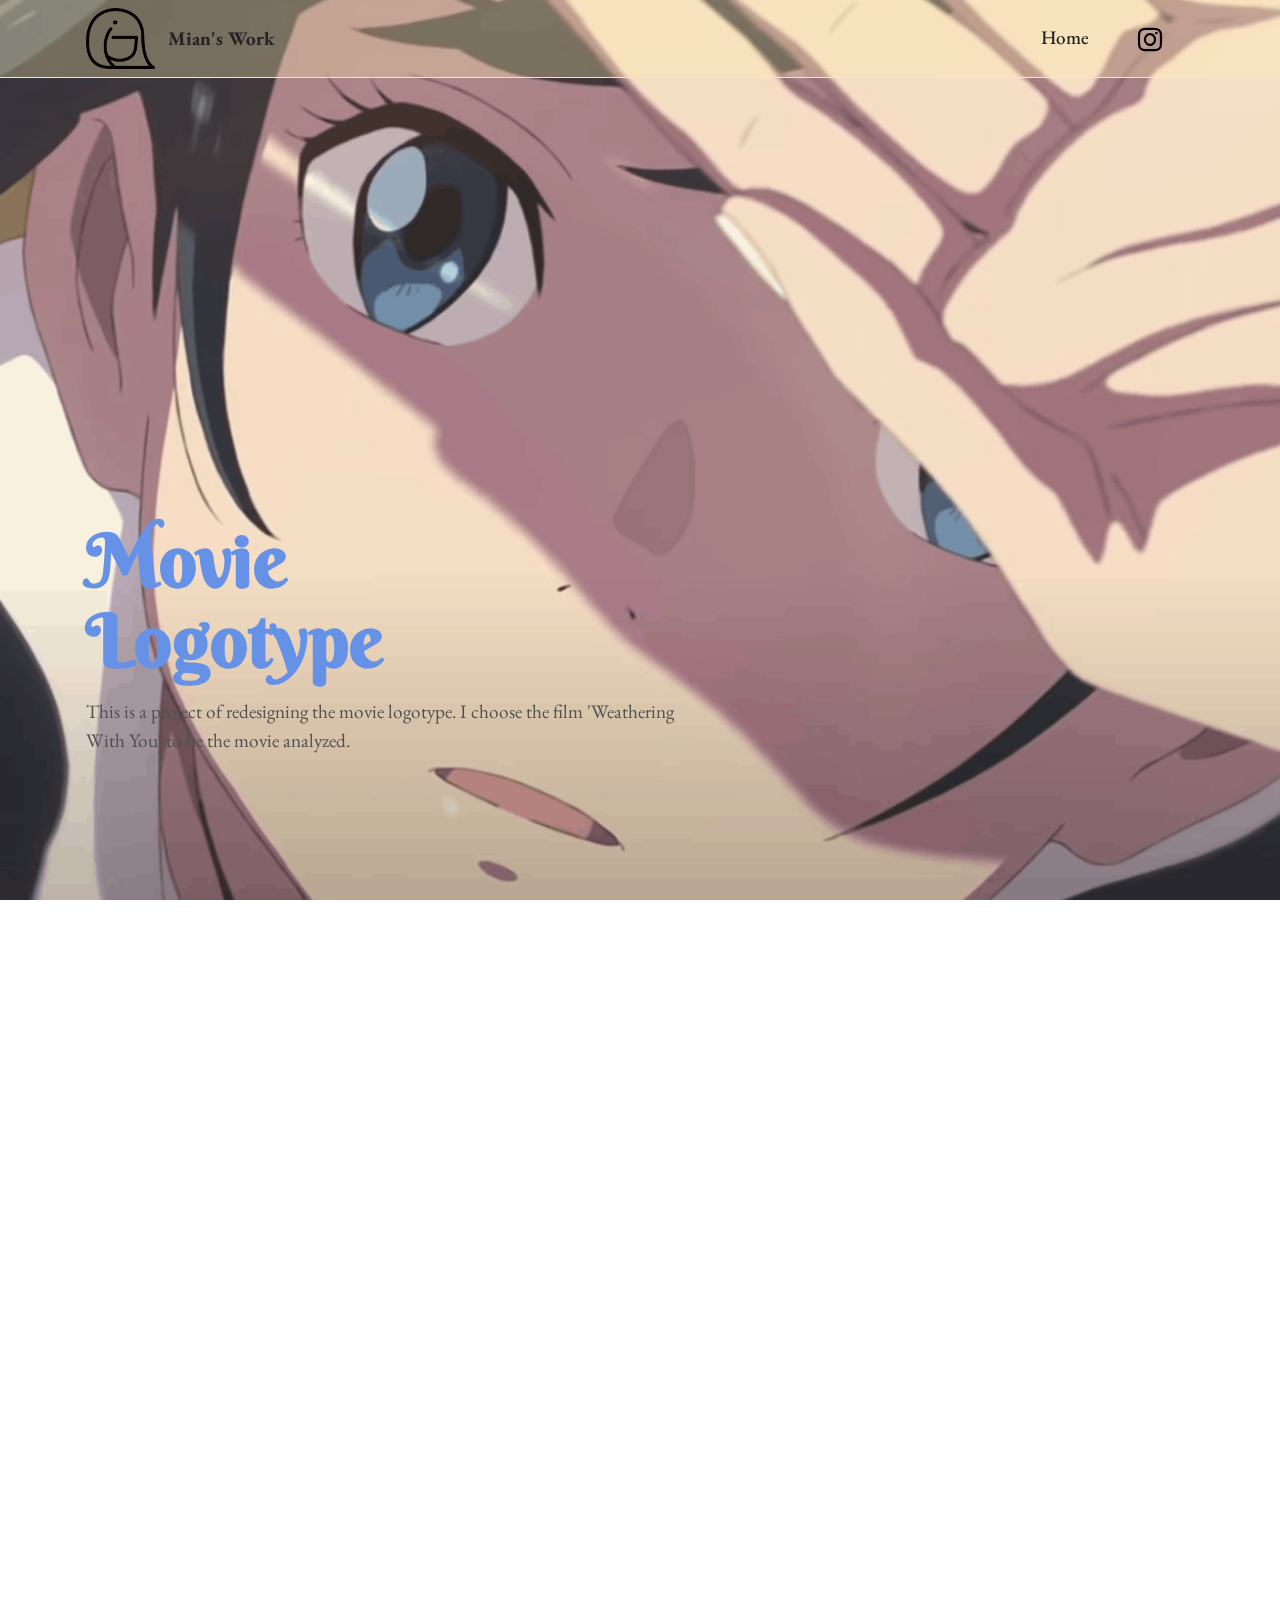
<file: MovieLogotype.html>
<!DOCTYPE html>
<html  >
<head>
  <!-- Site made with Mobirise Website Builder v5.3.0, https://mobirise.com -->
  <meta charset="UTF-8">
  <meta http-equiv="X-UA-Compatible" content="IE=edge">
  <meta name="generator" content="Mobirise v5.3.0, mobirise.com">
  <meta name="viewport" content="width=device-width, initial-scale=1, minimum-scale=1">
  <link rel="shortcut icon" href="assets/images/logo3-121x106.png" type="image/x-icon">
  <meta name="description" content="">
  
  
  <title>Movie Logotype</title>
  <link rel="stylesheet" href="assets/web/assets/mobirise-icons2/mobirise2.css">
  <link rel="stylesheet" href="assets/tether/tether.min.css">
  <link rel="stylesheet" href="assets/bootstrap/css/bootstrap.min.css">
  <link rel="stylesheet" href="assets/bootstrap/css/bootstrap-grid.min.css">
  <link rel="stylesheet" href="assets/bootstrap/css/bootstrap-reboot.min.css">
  <link rel="stylesheet" href="assets/animatecss/animate.css">
  <link rel="stylesheet" href="assets/dropdown/css/style.css">
  <link rel="stylesheet" href="assets/socicon/css/styles.css">
  <link rel="stylesheet" href="assets/theme/css/style.css">
  <link rel="preload" as="style" href="assets/mobirise/css/mbr-additional.css"><link rel="stylesheet" href="assets/mobirise/css/mbr-additional.css" type="text/css">
  
  
  
  
</head>
<body>
  
  <section class="menu cid-ssyLcgTdUi" once="menu" id="menu1-39">
    
    <nav class="navbar navbar-dropdown navbar-fixed-top navbar-expand-lg">
        <div class="container">
            <div class="navbar-brand">
                <span class="navbar-logo">
                    
                        <img src="assets/images/logo3-121x106.png" alt="" style="height: 3.8rem;">
                    
                </span>
                <span class="navbar-caption-wrap"><a class="navbar-caption text-black display-7" href="index.html">Mian's Work</a></span>
            </div>
            <button class="navbar-toggler" type="button" data-toggle="collapse" data-target="#navbarSupportedContent" aria-controls="navbarNavAltMarkup" aria-expanded="false" aria-label="Toggle navigation">
                <div class="hamburger">
                    <span></span>
                    <span></span>
                    <span></span>
                    <span></span>
                </div>
            </button>
            <div class="collapse navbar-collapse" id="navbarSupportedContent">
                <ul class="navbar-nav nav-dropdown nav-right" data-app-modern-menu="true"><li class="nav-item"><a class="nav-link link text-black text-primary display-7" href="index.html">
                            Home</a></li></ul>
                <div class="icons-menu">
                    <a class="iconfont-wrapper" href="https://www.instagram.com/instant_nuudle/" target="_blank">
                        <span class="p-2 mbr-iconfont socicon-instagram socicon"></span>
                    </a>
                    
                    
                    
                </div>
                
            </div>
        </div>
    </nav>

</section>

<section class="header4 cid-ssyLcebiBr mbr-fullscreen mbr-parallax-background" id="header4-34">

    
    
    <div class="container">
        <div class="row">
            <div class="content-wrap">
                <h1 class="mbr-section-title mbr-fonts-style mbr-white mb-3 display-1">
                    <strong>Movie</strong><br><strong>Logotype</strong></h1>
                
                <p class="mbr-fonts-style mbr-text mbr-white mb-3 display-7">This is a project of redesigning the movie logotype. I choose the film 'Weathering With You' to be the movie analyzed.</p>

                
            </div>
        </div>
    </div>
</section>

<section class="image1 cid-ssyLcg9j7C" id="image1-37">
    

    

    <div class="container">
        <div class="row align-items-center">
            <div class="col-12 col-lg-4">
                <div class="image-wrapper">
                    <img src="assets/images/2021-02-03-5.04.04-778x1110.png" alt="Mobirise">
                    
                </div>
            </div>
            <div class="col-12 col-lg">
                <div class="text-wrapper">
                    <h3 class="mbr-section-title mbr-fonts-style mb-3 display-5"><strong>Study of Weather.</strong></h3>
                    <p class="mbr-text mbr-fonts-style display-7">
                        Studied to the shape of rain and sunshine, the typography transforms weather to lines. It is in coherence with the feeling and graphic of the poster.&nbsp;The '天' and '子‘ represent rainy weather and '氣‘ and ‘之' represent sunny. It is related to the flow of the plot in the movie.&nbsp; Also, the halo effect in the outer space of the typography in related to the halo of the rain in the movie.</p>
                </div>
            </div>
        </div>
    </div>
</section>

<section class="slider2 cid-ssyLceP7bb" id="slider2-35">
    

    
    <div class="container">
        <div class="row justify-content-center">
            <div class="col-12 col-md-12">
                <div class="carousel slide carousel-fade" id="stczfL9WTy" data-ride="carousel" data-interval="5000">
                    
                    <ol class="carousel-indicators">
                        <li data-slide-to="0" class="active" data-target="#stczfL9WTy"></li>
                        <li data-slide-to="1" data-target="#stczfL9WTy"></li>
                        <li data-slide-to="2" data-target="#stczfL9WTy"></li>
                    </ol>
                    <div class="carousel-inner">
                        <div class="carousel-item slider-image item active">
                            <div class="item-wrapper">
                                <img class="d-block w-100" src="assets/images/main-mockup-4000x3200.png" data-slide-to="0">
                                
                            </div>
                        </div><div class="carousel-item slider-image item">
                            <div class="item-wrapper">
                                <img class="d-block w-100" src="assets/images/film-typo-final-7-1280x608.png" data-slide-to="1">
                                
                            </div>
                        </div>
                        <div class="carousel-item slider-image item">
                            <div class="item-wrapper">
                                <img class="d-block w-100" src="assets/images/film-typo-final-8-1280x608.png" data-slide-to="1">
                                
                            </div>
                        </div>
                        
                    </div>
                    <a class="carousel-control carousel-control-prev" role="button" data-slide="prev" href="#stczfL9WTy">
                        <span class="mobi-mbri mobi-mbri-arrow-prev" aria-hidden="true"></span>
                        <span class="sr-only">Previous</span>
                    </a>
                    <a class="carousel-control carousel-control-next" role="button" data-slide="next" href="#stczfL9WTy">
                        <span class="mobi-mbri mobi-mbri-arrow-next" aria-hidden="true"></span>
                        <span class="sr-only">Next</span>
                    </a>
                </div>
            </div>
        </div>
    </div>
</section>

<section class="image3 cid-st3my2ZGNc" id="image3-4u">
    

    

    <div class="container">
        <div class="row justify-content-center">
            <div class="col-12 col-lg-7">
                <div class="image-wrapper">
                    <img src="assets/images/film-typo5-1836x374.png" alt="Mobirise">
                    <p class="mbr-description mbr-fonts-style mt-2 align-center display-4">
                        The original type design with lines of sun and rain</p>
                </div>
            </div>
        </div>
    </div>
</section>

<section class="footer7 cid-ssyLchG19B" once="footers" id="footer7-3a">

    

    

    <div class="container">
        <div class="media-container-row align-center mbr-white">
            <div class="col-12">
                <p class="mbr-text mb-0 mbr-fonts-style display-7">
                    © Copyright 2021 Mian Tse - All Rights Reserved
                </p>
            </div>
        </div>
    </div>
</section><section style="background-color: #fff; font-family: -apple-system, BlinkMacSystemFont, 'Segoe UI', 'Roboto', 'Helvetica Neue', Arial, sans-serif; color:#aaa; font-size:12px; padding: 0; align-items: center; display: flex;"><a href="https://mobirise.site/r" style="flex: 1 1; height: 3rem; padding-left: 1rem;"></a><p style="flex: 0 0 auto; margin:0; padding-right:1rem;"><a href="https://mobirise.site/i" style="color:#aaa;">Made with Mobirise</a> site software</p></section><script src="assets/web/assets/jquery/jquery.min.js"></script>  <script src="assets/popper/popper.min.js"></script>  <script src="assets/tether/tether.min.js"></script>  <script src="assets/bootstrap/js/bootstrap.min.js"></script>  <script src="assets/smoothscroll/smooth-scroll.js"></script>  <script src="assets/viewportchecker/jquery.viewportchecker.js"></script>  <script src="assets/parallax/jarallax.min.js"></script>  <script src="assets/dropdown/js/nav-dropdown.js"></script>  <script src="assets/dropdown/js/navbar-dropdown.js"></script>  <script src="assets/touchswipe/jquery.touch-swipe.min.js"></script>  <script src="assets/theme/js/script.js"></script>  
  
  
 <div id="scrollToTop" class="scrollToTop mbr-arrow-up"><a style="text-align: center;"><i class="mbr-arrow-up-icon mbr-arrow-up-icon-cm cm-icon cm-icon-smallarrow-up"></i></a></div>
    <input name="animation" type="hidden">
  </body>
</html>
</file>
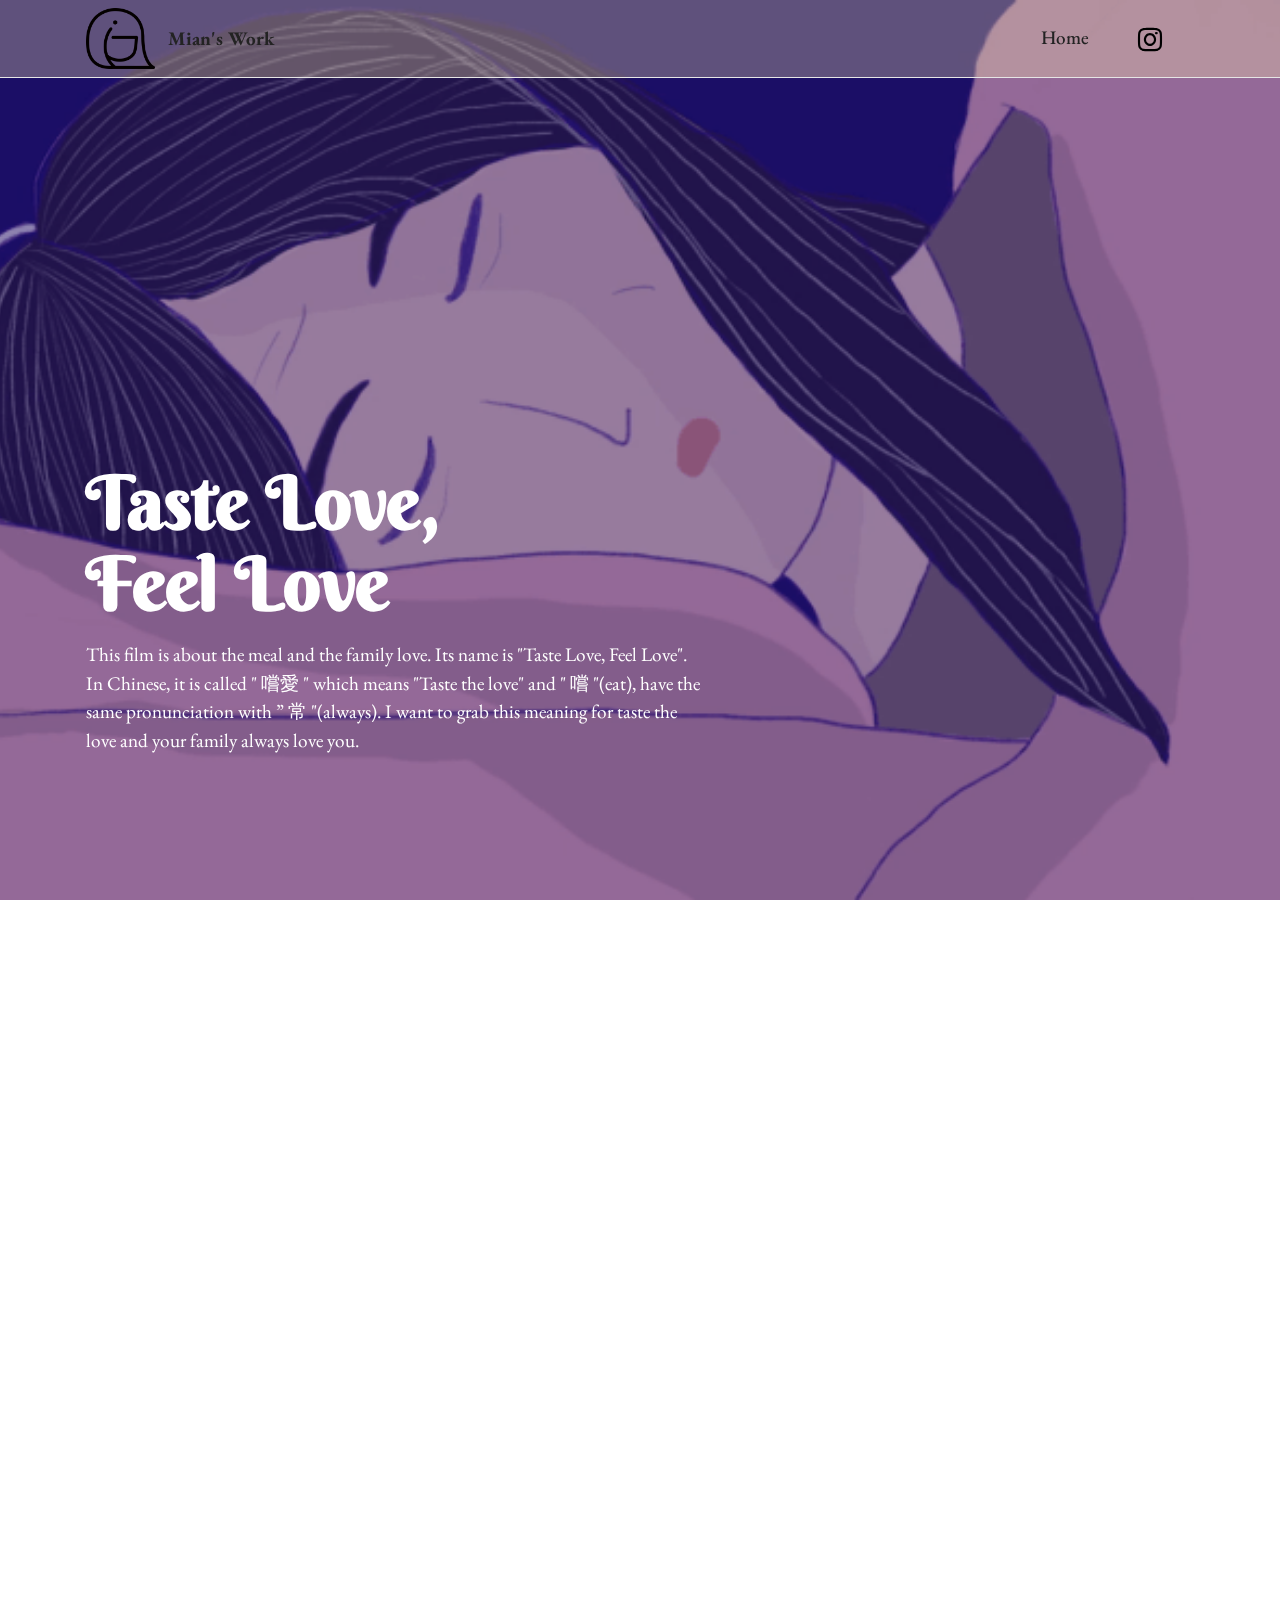
<file: TasteLoveFeelLove.html>
<!DOCTYPE html>
<html  >
<head>
  <!-- Site made with Mobirise Website Builder v5.3.0, https://mobirise.com -->
  <meta charset="UTF-8">
  <meta http-equiv="X-UA-Compatible" content="IE=edge">
  <meta name="generator" content="Mobirise v5.3.0, mobirise.com">
  <meta name="viewport" content="width=device-width, initial-scale=1, minimum-scale=1">
  <link rel="shortcut icon" href="assets/images/logo3-121x106.png" type="image/x-icon">
  <meta name="description" content="">
  
  
  <title>Taste Love, Feel Love</title>
  <link rel="stylesheet" href="assets/tether/tether.min.css">
  <link rel="stylesheet" href="assets/bootstrap/css/bootstrap.min.css">
  <link rel="stylesheet" href="assets/bootstrap/css/bootstrap-grid.min.css">
  <link rel="stylesheet" href="assets/bootstrap/css/bootstrap-reboot.min.css">
  <link rel="stylesheet" href="assets/animatecss/animate.css">
  <link rel="stylesheet" href="assets/dropdown/css/style.css">
  <link rel="stylesheet" href="assets/socicon/css/styles.css">
  <link rel="stylesheet" href="assets/theme/css/style.css">
  <link rel="preload" as="style" href="assets/mobirise/css/mbr-additional.css"><link rel="stylesheet" href="assets/mobirise/css/mbr-additional.css" type="text/css">
  
  
  
  
</head>
<body>
  
  <section class="menu cid-ssyFIJmWrf" once="menu" id="menu1-30">
    
    <nav class="navbar navbar-dropdown navbar-fixed-top navbar-expand-lg">
        <div class="container">
            <div class="navbar-brand">
                <span class="navbar-logo">
                    
                        <img src="assets/images/logo3-121x106.png" alt="" style="height: 3.8rem;">
                    
                </span>
                <span class="navbar-caption-wrap"><a class="navbar-caption text-black display-7" href="index.html">Mian's Work</a></span>
            </div>
            <button class="navbar-toggler" type="button" data-toggle="collapse" data-target="#navbarSupportedContent" aria-controls="navbarNavAltMarkup" aria-expanded="false" aria-label="Toggle navigation">
                <div class="hamburger">
                    <span></span>
                    <span></span>
                    <span></span>
                    <span></span>
                </div>
            </button>
            <div class="collapse navbar-collapse" id="navbarSupportedContent">
                <ul class="navbar-nav nav-dropdown nav-right" data-app-modern-menu="true"><li class="nav-item"><a class="nav-link link text-black text-primary display-7" href="index.html">
                            Home</a></li></ul>
                <div class="icons-menu">
                    <a class="iconfont-wrapper" href="https://www.instagram.com/instant_nuudle/" target="_blank">
                        <span class="p-2 mbr-iconfont socicon-instagram socicon"></span>
                    </a>
                    
                    
                    
                </div>
                
            </div>
        </div>
    </nav>

</section>

<section class="header4 cid-ssyFIF9jdf mbr-fullscreen mbr-parallax-background" id="header4-2v">

    
    
    <div class="container">
        <div class="row">
            <div class="content-wrap">
                <h1 class="mbr-section-title mbr-fonts-style mbr-white mb-3 display-1">
                    <strong>Taste Love,</strong><br><strong>Feel Love</strong></h1>
                
                <p class="mbr-fonts-style mbr-text mbr-white mb-3 display-7">
                    This film is about the meal and the family love. Its name is "Taste Love, Feel Love". In Chinese, it is called " 嚐愛 " which means "Taste the love" and " 嚐 "(eat), have the same pronunciation with ” 常 "(always). I want to grab this meaning for taste the love and your family always love you. 
                </p>

                
            </div>
        </div>
    </div>
</section>

<section class="video2 cid-ssyGJudlGv" id="video2-32">
    
    
    <div class="container">
        <div class="mbr-section-head">
            
            <h5 class="mbr-section-subtitle mbr-fonts-style mb-0 mt-2 display-7">Give thanks to family. <br>Your family make meals for you everyday. This is the expressions of love from the family. <br>We should feel this love always and give thanks to them.
<br></h5>
        </div>
        <div class="row justify-content-center mt-4">
            <div class="col-12 col-md-10 video-block">
                <div class="video-wrapper"><iframe class="mbr-embedded-video" src="https://www.youtube.com/embed/lIIEfVuqUok?rel=0&amp;amp;showinfo=0&amp;autoplay=1&amp;loop=0" width="1280" height="720" frameborder="0" allowfullscreen></iframe></div>
                <p class="mbr-text pt-2 mbr-fonts-style display-7">
                    I use the rice with Qizi to link the whole story between mum and the son.<br>The son doesn't like the 'weird' action done by his mum. However, he do not know the real meaning of a mum putting Qizi into the rice. The Qizi is representing the hope and blessing og health by mum to her son.</p>
            </div>
        </div>
    </div>
</section>

<section class="footer7 cid-ssyFIJTpUr" once="footers" id="footer7-31">

    

    

    <div class="container">
        <div class="media-container-row align-center mbr-white">
            <div class="col-12">
                <p class="mbr-text mb-0 mbr-fonts-style display-7">
                    © Copyright 2021 Mian Tse - All Rights Reserved
                </p>
            </div>
        </div>
    </div>
</section><section style="background-color: #fff; font-family: -apple-system, BlinkMacSystemFont, 'Segoe UI', 'Roboto', 'Helvetica Neue', Arial, sans-serif; color:#aaa; font-size:12px; padding: 0; align-items: center; display: flex;"><a href="https://mobirise.site/a" style="flex: 1 1; height: 3rem; padding-left: 1rem;"></a><p style="flex: 0 0 auto; margin:0; padding-right:1rem;"><a href="https://mobirise.site" style="color:#aaa;">Mobirise</a> simple website creator</p></section><script src="assets/web/assets/jquery/jquery.min.js"></script>  <script src="assets/popper/popper.min.js"></script>  <script src="assets/tether/tether.min.js"></script>  <script src="assets/bootstrap/js/bootstrap.min.js"></script>  <script src="assets/smoothscroll/smooth-scroll.js"></script>  <script src="assets/viewportchecker/jquery.viewportchecker.js"></script>  <script src="assets/parallax/jarallax.min.js"></script>  <script src="assets/playervimeo/vimeo_player.js"></script>  <script src="assets/dropdown/js/nav-dropdown.js"></script>  <script src="assets/dropdown/js/navbar-dropdown.js"></script>  <script src="assets/touchswipe/jquery.touch-swipe.min.js"></script>  <script src="assets/theme/js/script.js"></script>  
  
  
 <div id="scrollToTop" class="scrollToTop mbr-arrow-up"><a style="text-align: center;"><i class="mbr-arrow-up-icon mbr-arrow-up-icon-cm cm-icon cm-icon-smallarrow-up"></i></a></div>
    <input name="animation" type="hidden">
  </body>
</html>
</file>
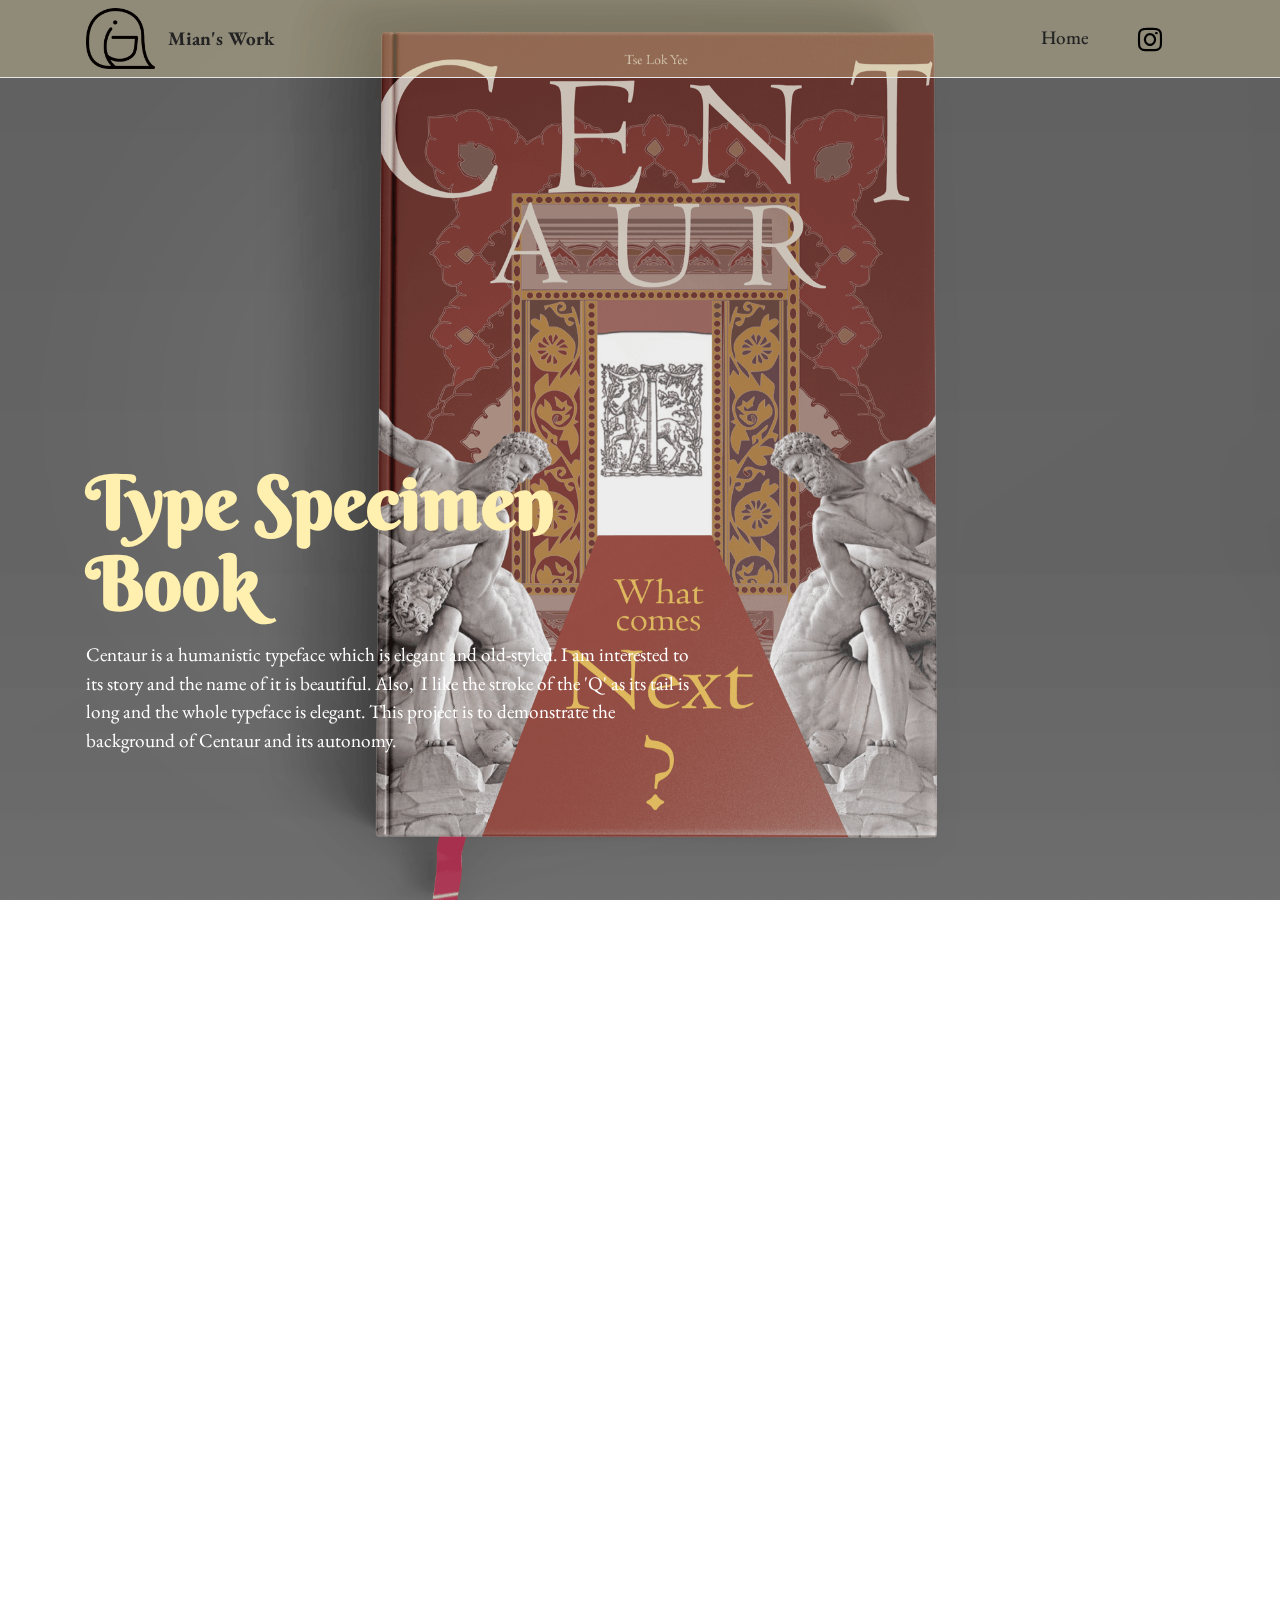
<file: TypeSpecimenBook.html>
<!DOCTYPE html>
<html  >
<head>
  <!-- Site made with Mobirise Website Builder v5.3.0, https://mobirise.com -->
  <meta charset="UTF-8">
  <meta http-equiv="X-UA-Compatible" content="IE=edge">
  <meta name="generator" content="Mobirise v5.3.0, mobirise.com">
  <meta name="viewport" content="width=device-width, initial-scale=1, minimum-scale=1">
  <link rel="shortcut icon" href="assets/images/logo3-121x106.png" type="image/x-icon">
  <meta name="description" content="">
  
  
  <title>Type Specimen Book</title>
  <link rel="stylesheet" href="assets/web/assets/mobirise-icons2/mobirise2.css">
  <link rel="stylesheet" href="assets/tether/tether.min.css">
  <link rel="stylesheet" href="assets/bootstrap/css/bootstrap.min.css">
  <link rel="stylesheet" href="assets/bootstrap/css/bootstrap-grid.min.css">
  <link rel="stylesheet" href="assets/bootstrap/css/bootstrap-reboot.min.css">
  <link rel="stylesheet" href="assets/animatecss/animate.css">
  <link rel="stylesheet" href="assets/dropdown/css/style.css">
  <link rel="stylesheet" href="assets/socicon/css/styles.css">
  <link rel="stylesheet" href="assets/theme/css/style.css">
  <link rel="preload" as="style" href="assets/mobirise/css/mbr-additional.css"><link rel="stylesheet" href="assets/mobirise/css/mbr-additional.css" type="text/css">
  
  
  
  
</head>
<body>
  
  <section class="menu cid-ssSY4KMwCi" once="menu" id="menu1-4k">
    
    <nav class="navbar navbar-dropdown navbar-fixed-top navbar-expand-lg">
        <div class="container">
            <div class="navbar-brand">
                <span class="navbar-logo">
                    
                        <img src="assets/images/logo3-121x106.png" alt="" style="height: 3.8rem;">
                    
                </span>
                <span class="navbar-caption-wrap"><a class="navbar-caption text-black display-7" href="index.html">Mian's Work</a></span>
            </div>
            <button class="navbar-toggler" type="button" data-toggle="collapse" data-target="#navbarSupportedContent" aria-controls="navbarNavAltMarkup" aria-expanded="false" aria-label="Toggle navigation">
                <div class="hamburger">
                    <span></span>
                    <span></span>
                    <span></span>
                    <span></span>
                </div>
            </button>
            <div class="collapse navbar-collapse" id="navbarSupportedContent">
                <ul class="navbar-nav nav-dropdown nav-right" data-app-modern-menu="true"><li class="nav-item"><a class="nav-link link text-black text-primary display-7" href="index.html">
                            Home</a></li></ul>
                <div class="icons-menu">
                    <a class="iconfont-wrapper" href="https://www.instagram.com/instant_nuudle/" target="_blank">
                        <span class="p-2 mbr-iconfont socicon-instagram socicon"></span>
                    </a>
                    
                    
                    
                </div>
                
            </div>
        </div>
    </nav>

</section>

<section class="header4 cid-ssSY4Kkl9E mbr-fullscreen mbr-parallax-background" id="header4-4i">

    
    
    <div class="container">
        <div class="row">
            <div class="content-wrap">
                <h1 class="mbr-section-title mbr-fonts-style mbr-white mb-3 display-1"><strong>Type Specimen Book</strong></h1>
                
                <p class="mbr-fonts-style mbr-text mbr-white mb-3 display-7">Centaur is a humanistic typeface which is elegant and old-styled. I am interested to its story and the name of it is beautiful. Also,&nbsp; I like the stroke of the 'Q' as its tail is long and the whole typeface is elegant. This project is to demonstrate the background of Centaur and its autonomy.</p>

                
            </div>
        </div>
    </div>
</section>

<section class="content4 cid-ssSY4KBkSE" id="content4-4j">
    
    
    <div class="container">
        <div class="row justify-content-center">
            <div class="title col-md-12 col-lg-10">
                <h3 class="mbr-section-title mbr-fonts-style align-center mb-4 display-2"><strong>The Old Typeface</strong></h3>
                <h4 class="mbr-section-subtitle align-center mbr-fonts-style mb-4 display-7">As I want to achieve the elegant feeling, I used symmetrical balance on my cover, with a medieval style pattern. The Renaissance's colour scheme is used. This is a journey to explore Centaur. Therefore, I designed a door with a hole to show the suitcase inside. I made the endpaper using image of centaur and some medieval patterns. The sectional pages are used medieval patterns as well. The book is in coptic binding to enhance its old-styled feeling.</h4>
                
            </div>
        </div>
    </div>
</section>

<section class="slider2 cid-ssSY4LiKcI" id="slider2-4l">
    

    
    <div class="container">
        <div class="row justify-content-center">
            <div class="col-12 col-md-11">
                <div class="carousel slide carousel-fade" id="stczgfUZz7" data-ride="carousel" data-interval="5000">
                    
                    <ol class="carousel-indicators">
                        <li data-slide-to="0" class="active" data-target="#stczgfUZz7"></li>
                        <li data-slide-to="1" data-target="#stczgfUZz7"></li><li data-slide-to="2" data-target="#stczgfUZz7"></li><li data-slide-to="3" data-target="#stczgfUZz7"></li><li data-slide-to="4" data-target="#stczgfUZz7"></li>
                        
                    </ol>
                    <div class="carousel-inner">
                        
                        <div class="carousel-item slider-image item active">
                            <div class="item-wrapper">
                                <img class="d-block w-100" src="assets/images/a-1076x868.png" data-slide-to="1">
                                
                            </div>
                        </div>
                        <div class="carousel-item slider-image item">
                            <div class="item-wrapper">
                                <img class="d-block w-100" src="assets/images/b-1900x1267.png">
                                
                            </div>
                        </div><div class="carousel-item slider-image item">
                            <div class="item-wrapper">
                                <img class="d-block w-100" src="assets/images/c-1900x1267.png">
                                
                            </div>
                        </div><div class="carousel-item slider-image item">
                            <div class="item-wrapper">
                                <img class="d-block w-100" src="assets/images/d-1900x1267.png">
                                
                            </div>
                        </div><div class="carousel-item slider-image item">
                            <div class="item-wrapper">
                                <img class="d-block w-100" src="assets/images/e-1900x1267.png">
                                
                            </div>
                        </div>
                    </div>
                    <a class="carousel-control carousel-control-prev" role="button" data-slide="prev" href="#stczgfUZz7">
                        <span class="mobi-mbri mobi-mbri-arrow-prev" aria-hidden="true"></span>
                        <span class="sr-only">Previous</span>
                    </a>
                    <a class="carousel-control carousel-control-next" role="button" data-slide="next" href="#stczgfUZz7">
                        <span class="mobi-mbri mobi-mbri-arrow-next" aria-hidden="true"></span>
                        <span class="sr-only">Next</span>
                    </a>
                </div>
            </div>
        </div>
    </div>
</section>

<section class="footer7 cid-ssSY4LBjBb" once="footers" id="footer7-4m">

    

    

    <div class="container">
        <div class="media-container-row align-center mbr-white">
            <div class="col-12">
                <p class="mbr-text mb-0 mbr-fonts-style display-7">
                    © Copyright 2021 Mian Tse - All Rights Reserved
                </p>
            </div>
        </div>
    </div>
</section><section style="background-color: #fff; font-family: -apple-system, BlinkMacSystemFont, 'Segoe UI', 'Roboto', 'Helvetica Neue', Arial, sans-serif; color:#aaa; font-size:12px; padding: 0; align-items: center; display: flex;"><a href="https://mobirise.site/e" style="flex: 1 1; height: 3rem; padding-left: 1rem;"></a><p style="flex: 0 0 auto; margin:0; padding-right:1rem;">Set up a website with <a href="https://mobirise.site/z" style="color:#aaa;">Mobirise</a></p></section><script src="assets/web/assets/jquery/jquery.min.js"></script>  <script src="assets/popper/popper.min.js"></script>  <script src="assets/tether/tether.min.js"></script>  <script src="assets/bootstrap/js/bootstrap.min.js"></script>  <script src="assets/smoothscroll/smooth-scroll.js"></script>  <script src="assets/viewportchecker/jquery.viewportchecker.js"></script>  <script src="assets/parallax/jarallax.min.js"></script>  <script src="assets/dropdown/js/nav-dropdown.js"></script>  <script src="assets/dropdown/js/navbar-dropdown.js"></script>  <script src="assets/touchswipe/jquery.touch-swipe.min.js"></script>  <script src="assets/theme/js/script.js"></script>  
  
  
 <div id="scrollToTop" class="scrollToTop mbr-arrow-up"><a style="text-align: center;"><i class="mbr-arrow-up-icon mbr-arrow-up-icon-cm cm-icon cm-icon-smallarrow-up"></i></a></div>
    <input name="animation" type="hidden">
  </body>
</html>
</file>
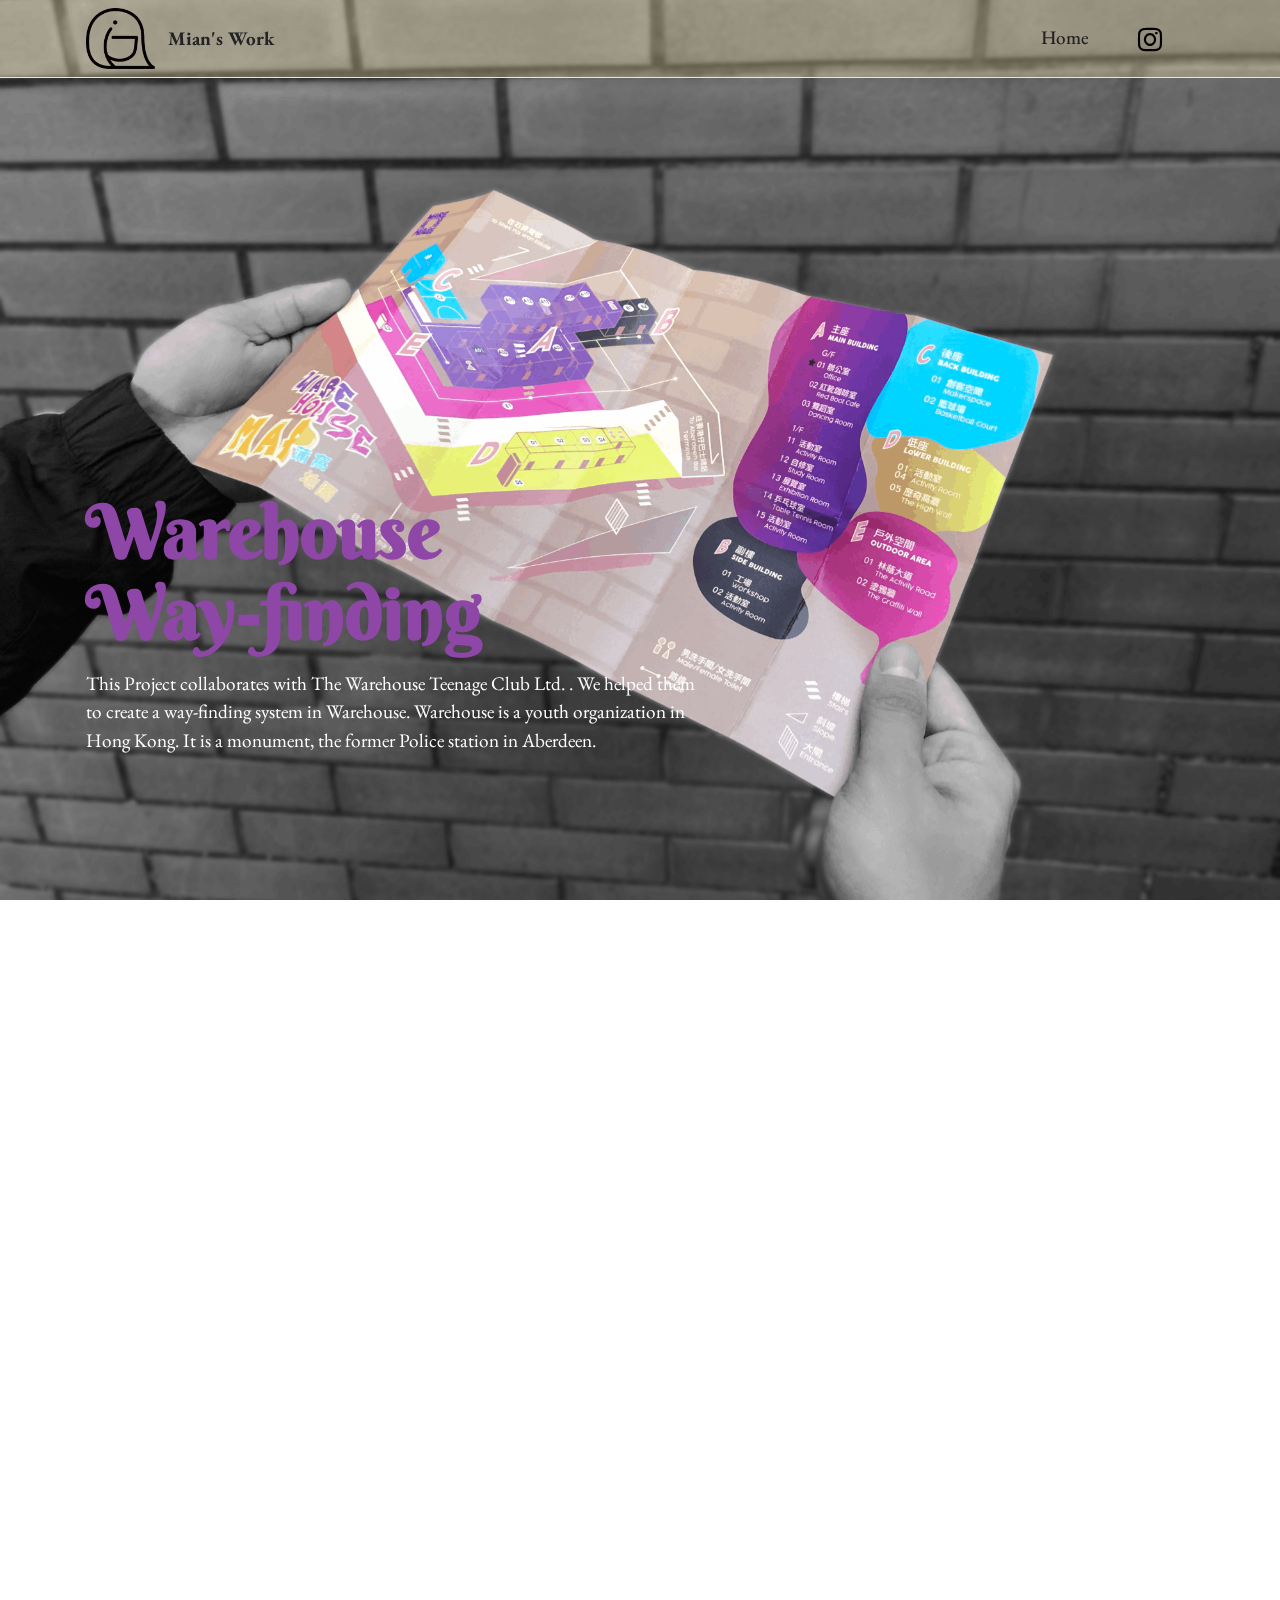
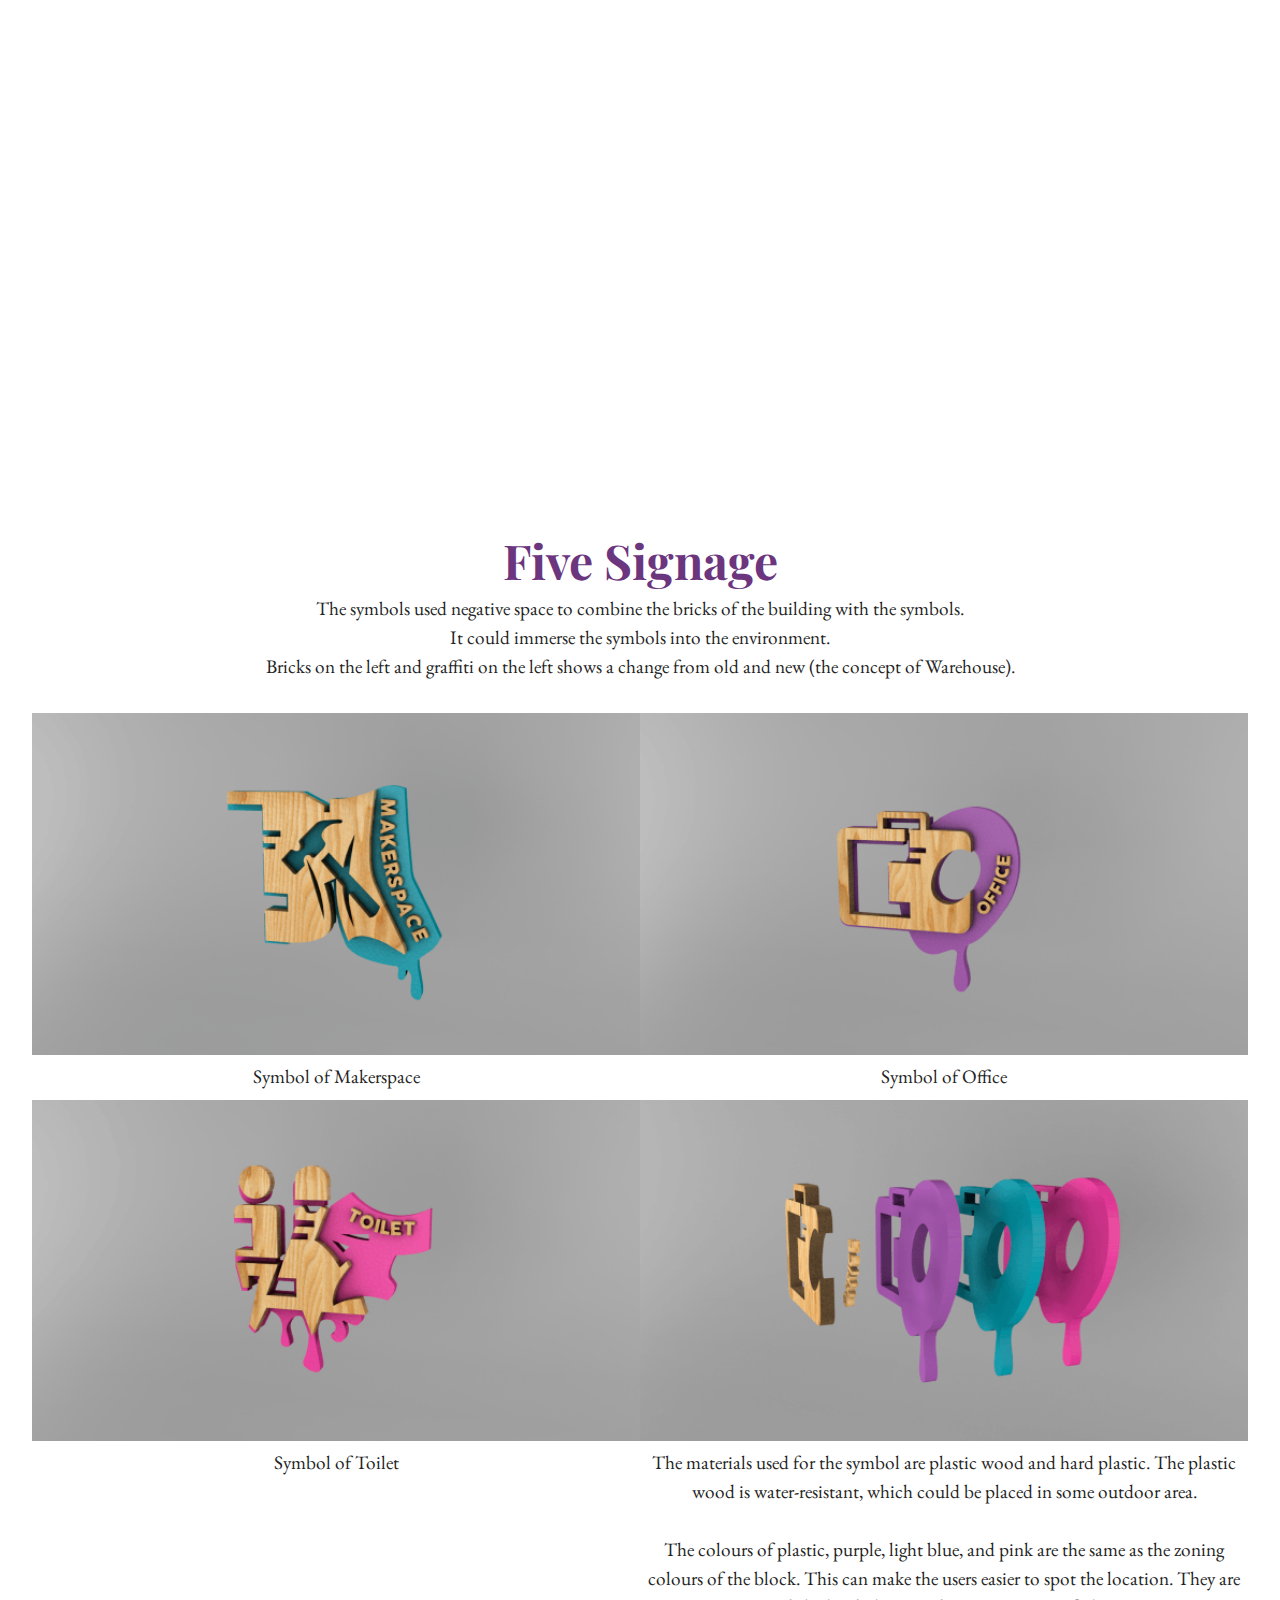
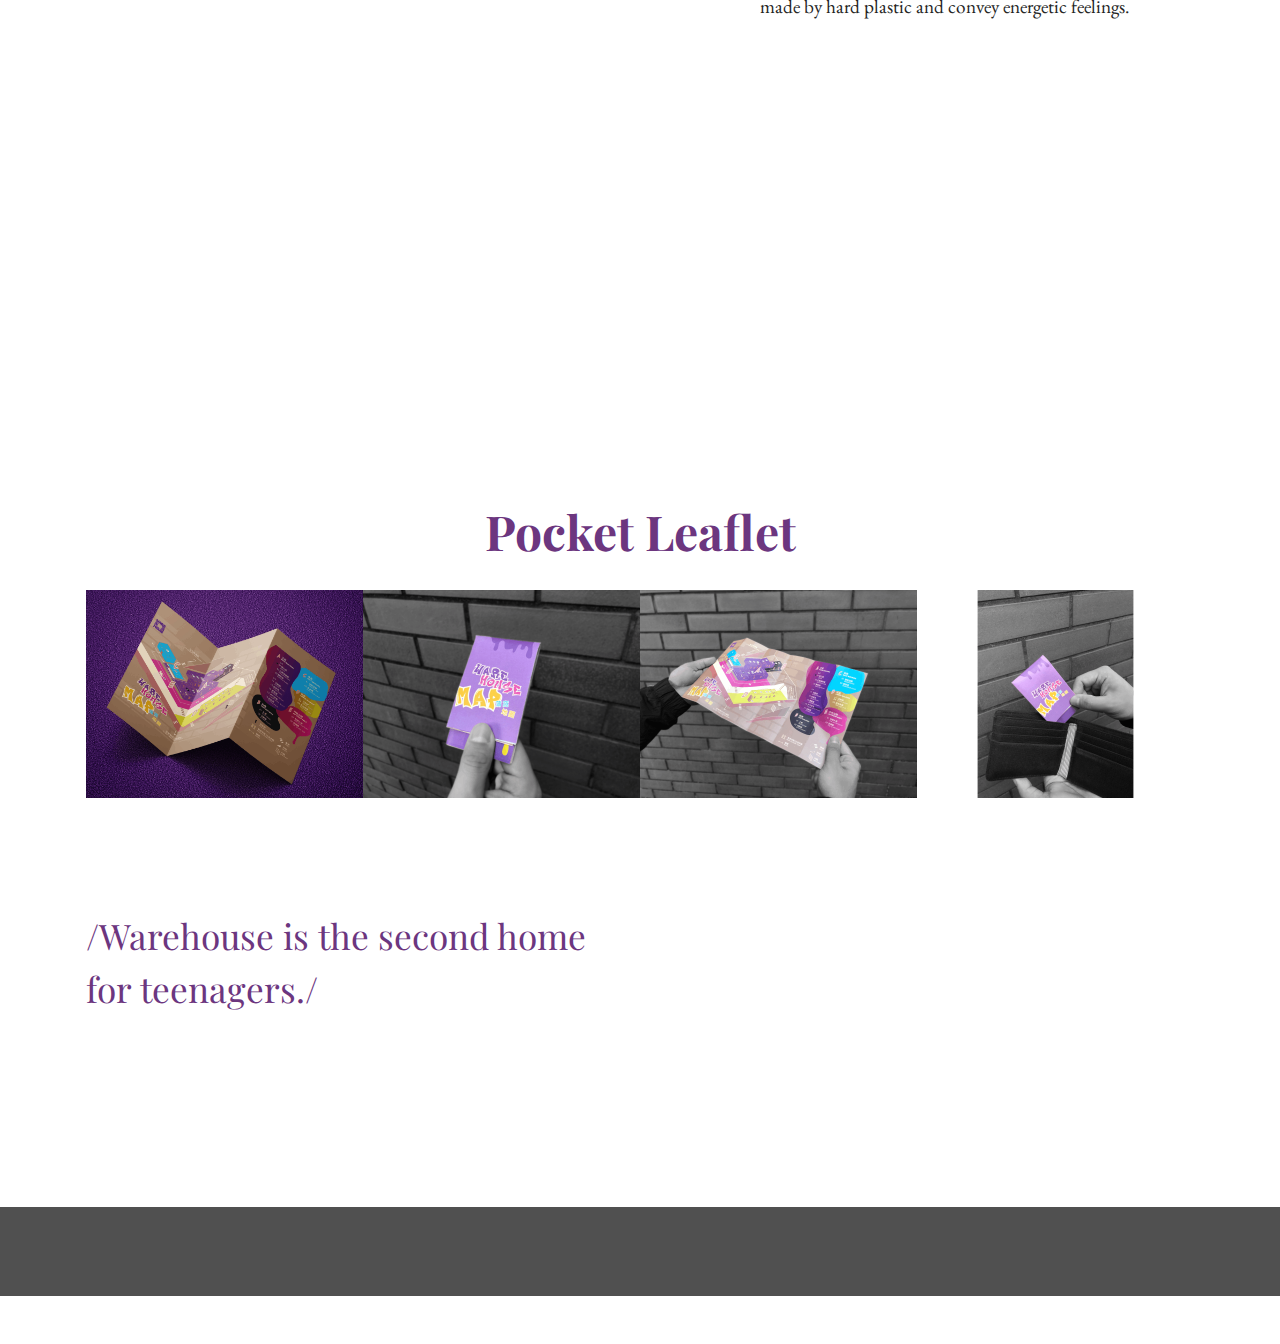
<file: WarehouseWayfinding.html>
<!DOCTYPE html>
<html  >
<head>
  <!-- Site made with Mobirise Website Builder v5.3.0, https://mobirise.com -->
  <meta charset="UTF-8">
  <meta http-equiv="X-UA-Compatible" content="IE=edge">
  <meta name="generator" content="Mobirise v5.3.0, mobirise.com">
  <meta name="viewport" content="width=device-width, initial-scale=1, minimum-scale=1">
  <link rel="shortcut icon" href="assets/images/logo3-121x106.png" type="image/x-icon">
  <meta name="description" content="">
  
  
  <title>Warehouse Wayfinding</title>
  <link rel="stylesheet" href="assets/web/assets/mobirise-icons2/mobirise2.css">
  <link rel="stylesheet" href="assets/tether/tether.min.css">
  <link rel="stylesheet" href="assets/bootstrap/css/bootstrap.min.css">
  <link rel="stylesheet" href="assets/bootstrap/css/bootstrap-grid.min.css">
  <link rel="stylesheet" href="assets/bootstrap/css/bootstrap-reboot.min.css">
  <link rel="stylesheet" href="assets/animatecss/animate.css">
  <link rel="stylesheet" href="assets/dropdown/css/style.css">
  <link rel="stylesheet" href="assets/socicon/css/styles.css">
  <link rel="stylesheet" href="assets/theme/css/style.css">
  <link rel="preload" as="style" href="assets/mobirise/css/mbr-additional.css"><link rel="stylesheet" href="assets/mobirise/css/mbr-additional.css" type="text/css">
  
  
  
  
</head>
<body>
  
  <section class="menu cid-ssw1eLsNBY" once="menu" id="menu1-2f">
    
    <nav class="navbar navbar-dropdown navbar-fixed-top navbar-expand-lg">
        <div class="container">
            <div class="navbar-brand">
                <span class="navbar-logo">
                    
                        <img src="assets/images/logo3-121x106.png" alt="" style="height: 3.8rem;">
                    
                </span>
                <span class="navbar-caption-wrap"><a class="navbar-caption text-black display-7" href="index.html">Mian's Work</a></span>
            </div>
            <button class="navbar-toggler" type="button" data-toggle="collapse" data-target="#navbarSupportedContent" aria-controls="navbarNavAltMarkup" aria-expanded="false" aria-label="Toggle navigation">
                <div class="hamburger">
                    <span></span>
                    <span></span>
                    <span></span>
                    <span></span>
                </div>
            </button>
            <div class="collapse navbar-collapse" id="navbarSupportedContent">
                <ul class="navbar-nav nav-dropdown nav-right" data-app-modern-menu="true"><li class="nav-item"><a class="nav-link link text-black text-primary display-7" href="index.html">
                            Home</a></li></ul>
                <div class="icons-menu">
                    <a class="iconfont-wrapper" href="https://www.instagram.com/instant_nuudle/" target="_blank">
                        <span class="p-2 mbr-iconfont socicon-instagram socicon"></span>
                    </a>
                    
                    
                    
                </div>
                
            </div>
        </div>
    </nav>

</section>

<section class="header4 cid-ssw1eIQfOe mbr-fullscreen mbr-parallax-background" id="header4-2a">

    
    
    <div class="container">
        <div class="row">
            <div class="content-wrap">
                <h1 class="mbr-section-title mbr-fonts-style mbr-white mb-3 display-1">
                    <strong>Warehouse</strong><br><strong>Way-finding</strong></h1>
                
                <p class="mbr-fonts-style mbr-text mbr-white mb-3 display-7">
                    This Project collaborates with The Warehouse Teenage Club Ltd. . We helped them to create a way-finding system in Warehouse. Warehouse is a youth organization in Hong Kong. It is a monument, the former Police station in Aberdeen.</p>

                
            </div>
        </div>
    </div>
</section>

<section class="image1 cid-ssw1eKx3vK" id="image1-2d">
    

    

    <div class="container">
        <div class="row align-items-center">
            <div class="col-12 col-lg-7">
                <div class="image-wrapper">
                    <img src="assets/images/bigmapmockup-1266x712.png" alt="Mobirise">
                    
                </div>
            </div>
            <div class="col-12 col-lg">
                <div class="text-wrapper">
                    
                    <p class="mbr-text mbr-fonts-style display-7">
                        My concept is based on the feeling of Warehouse. Warehouse is a mixture of old and new, which is the old brick building and a new area of teenagers. Therefore, I used 80s Retro colour with earth colour for my whole way-finding systems. The concept of the symbol is based on the change from old to new, which is mixing the brick-like pattern with graffiti style of words. The map is using zoning systems to relocate the rooms with different colours and numbers, in order to make user easier to find the location.</p>
                </div>
            </div>
        </div>
    </div>
</section>

<section class="image3 cid-st451JrnEs" id="image3-54">
    

    

    <div class="container">
        <div class="row justify-content-center">
            <div class="col-12 col-lg-10">
                <div class="image-wrapper">
                    <img src="assets/images/mapbig-3-1836x998.png" alt="Mobirise">
                    <p class="mbr-description mbr-fonts-style mt-2 align-center display-4">
                        The site map</p>
                </div>
            </div>
        </div>
    </div>
</section>

<section class="gallery6 mbr-gallery cid-ssytPP6f9D" id="gallery6-2j">
    

    

    <div class="container-fluid">
        <div class="mbr-section-head">
            <h3 class="mbr-section-title mbr-fonts-style align-center m-0 display-2"><strong>Five Signage</strong></h3>
            <h4 class="mbr-section-subtitle mbr-fonts-style align-center mb-0 mt-2 display-7">The symbols used negative space to combine the bricks of the building with the symbols. <br>It could immerse the symbols into the environment. <br>Bricks on the left and graffiti on the left shows a change from old and new (the concept of Warehouse).</h4>
        </div>
        <div class="row mbr-gallery mt-4">
            <div class="col-12 col-md-6 col-lg-6 item gallery-image">
                <div class="item-wrapper" data-toggle="modal" data-target="#stczfWyVne-modal">
                    <img class="w-100" src="assets/images/whmaker-566x318.png" alt="" data-slide-to="0" data-target="#lb-stczfWyVne">
                    <div class="icon-wrapper">
                        <span class="mobi-mbri mobi-mbri-search mbr-iconfont mbr-iconfont-btn"></span>
                    </div>
                </div>
                <h6 class="mbr-item-subtitle mbr-fonts-style align-center mb-2 mt-2 display-7">Symbol of Makerspace</h6>
            </div>
            <div class="col-12 col-md-6 col-lg-6 item gallery-image">
                <div class="item-wrapper" data-toggle="modal" data-target="#stczfWyVne-modal">
                    <img class="w-100" src="assets/images/whoffice-566x318.png" alt="" data-slide-to="1" data-target="#lb-stczfWyVne">
                    <div class="icon-wrapper">
                        <span class="mobi-mbri mobi-mbri-search mbr-iconfont mbr-iconfont-btn"></span>
                    </div>
                </div>
                <h6 class="mbr-item-subtitle mbr-fonts-style align-center mb-2 mt-2 display-7">Symbol of Office</h6>
            </div>
            <div class="col-12 col-md-6 col-lg-6 item gallery-image">
                <div class="item-wrapper" data-toggle="modal" data-target="#stczfWyVne-modal">
                    <img class="w-100" src="assets/images/whtoilet-566x318.png" alt="" data-slide-to="2" data-target="#lb-stczfWyVne">
                    <div class="icon-wrapper">
                        <span class="mobi-mbri mobi-mbri-search mbr-iconfont mbr-iconfont-btn"></span>
                    </div>
                </div>
                <h6 class="mbr-item-subtitle mbr-fonts-style align-center mb-2 mt-2 display-7">Symbol of Toilet</h6>
            </div>
            <div class="col-12 col-md-6 col-lg-6 item gallery-image">
                <div class="item-wrapper" data-toggle="modal" data-target="#stczfWyVne-modal">
                    <img class="w-100" src="assets/images/whsection-566x318.png" alt="" data-slide-to="3" data-target="#lb-stczfWyVne">
                    <div class="icon-wrapper">
                        <span class="mobi-mbri mobi-mbri-search mbr-iconfont mbr-iconfont-btn"></span>
                    </div>
                </div>
                <h6 class="mbr-item-subtitle mbr-fonts-style align-center mb-2 mt-2 display-7">The materials used for the symbol are plastic wood and hard plastic. The plastic wood is water-resistant, which could be placed in some outdoor area.<br><br>The colours of plastic, purple, light blue, and pink are the same as the zoning colours of the block. This can make the users easier to spot the location. They are made by hard plastic and convey energetic feelings.</h6>
            </div>
        </div>

        <div class="modal mbr-slider" tabindex="-1" role="dialog" aria-hidden="true" id="stczfWyVne-modal">
            <div class="modal-dialog" role="document">
                <div class="modal-content">
                    <div class="modal-body">
                        <div class="carousel slide" id="lb-stczfWyVne" data-interval="5000">
                            <div class="carousel-inner">
                                <div class="carousel-item active">
                                    <img class="d-block w-100" src="assets/images/whmaker-566x318.png" alt="">
                                </div>
                                <div class="carousel-item">
                                    <img class="d-block w-100" src="assets/images/whoffice-566x318.png" alt="">
                                </div>
                                <div class="carousel-item">
                                    <img class="d-block w-100" src="assets/images/whtoilet-566x318.png" alt="">
                                </div>
                                <div class="carousel-item">
                                    <img class="d-block w-100" src="assets/images/whsection-566x318.png" alt="">
                                </div>
                            </div>
                            <ol class="carousel-indicators">
                                <li data-slide-to="0" class="active" data-target="#lb-stczfWyVne"></li>
                                <li data-slide-to="1" data-target="#lb-stczfWyVne"></li>
                                <li data-slide-to="2" data-target="#lb-stczfWyVne"></li>
                                <li data-slide-to="3" data-target="#lb-stczfWyVne"></li>
                            </ol>
                            <a role="button" href="" class="close" data-dismiss="modal" aria-label="Close">
                            </a>
                            <a class="carousel-control-prev carousel-control" role="button" data-slide="prev" href="#lb-stczfWyVne">
                                <span class="mobi-mbri mobi-mbri-arrow-prev" aria-hidden="true"></span>
                                <span class="sr-only">Previous</span>
                            </a>
                            <a class="carousel-control-next carousel-control" role="button" data-slide="next" href="#lb-stczfWyVne">
                                <span class="mobi-mbri mobi-mbri-arrow-next" aria-hidden="true"></span>
                                <span class="sr-only">Next</span>
                            </a>
                        </div>
                    </div>
                </div>
            </div>
        </div>
    </div>
</section>

<section class="image3 cid-ssyoM4gZpO" id="image3-2h">
    

    

    <div class="container-fluid">
        <div class="row justify-content-center">
            <div class="col-12 col-lg-10">
                <div class="image-wrapper">
                    <img src="assets/images/1-1877x375.png" alt="Mobirise">
                    <p class="mbr-description mbr-fonts-style mt-2 align-center display-7">&nbsp; &nbsp;Dimension:<br>arround 30cm(L) x 30cm(W) x 2cm(H) The texts are in thickness of 1cm.</p>
                </div>
            </div>
        </div>
    </div>
</section>

<section class="gallery5 mbr-gallery cid-ssyqGdu7hH" id="gallery5-2i">
    

    

    <div class="container">
        <div class="mbr-section-head">
            <h3 class="mbr-section-title mbr-fonts-style align-center m-0 display-2"><strong>Pocket Leaflet</strong></h3>
            
        </div>
        <div class="row mbr-gallery mt-4">
            <div class="col-12 col-md-6 col-lg-3 item gallery-image active">
                <div class="item-wrapper" data-toggle="modal" data-target="#stczfX1cZr-modal">
                    <img class="w-100" src="assets/images/map-mockup2-554x388.png" alt="" data-slide-to="0" data-target="#lb-stczfX1cZr">
                    <div class="icon-wrapper">
                        <span class="mobi-mbri mobi-mbri-search mbr-iconfont mbr-iconfont-btn"></span>
                    </div>
                </div>
                
            </div><div class="col-12 col-md-6 col-lg-3 item gallery-image">
                <div class="item-wrapper" data-toggle="modal" data-target="#stczfX1cZr-modal">
                    <img class="w-100" src="assets/images/whphoto2.1-554x416.png" alt="" data-slide-to="1" data-target="#lb-stczfX1cZr">
                    <div class="icon-wrapper">
                        <span class="mobi-mbri mobi-mbri-search mbr-iconfont mbr-iconfont-btn"></span>
                    </div>
                </div>
                
            </div>
            <div class="col-12 col-md-6 col-lg-3 item gallery-image">
                <div class="item-wrapper" data-toggle="modal" data-target="#stczfX1cZr-modal">
                    <img class="w-100" src="assets/images/whphoto1.1-554x416.png" alt="" data-slide-to="2" data-target="#lb-stczfX1cZr">
                    <div class="icon-wrapper">
                        <span class="mobi-mbri mobi-mbri-search mbr-iconfont mbr-iconfont-btn"></span>
                    </div>
                </div>
                
            </div>
            <div class="col-12 col-md-6 col-lg-3 item gallery-image">
                <div class="item-wrapper" data-toggle="modal" data-target="#stczfX1cZr-modal">
                    <img class="w-100" src="assets/images/whphoto3.1-554x416.png" alt="" data-slide-to="3" data-target="#lb-stczfX1cZr">
                    <div class="icon-wrapper">
                        <span class="mobi-mbri mobi-mbri-search mbr-iconfont mbr-iconfont-btn"></span>
                    </div>
                </div>
                
            </div>
            
        </div>

        <div class="modal mbr-slider" tabindex="-1" role="dialog" aria-hidden="true" id="stczfX1cZr-modal">
            <div class="modal-dialog" role="document">
                <div class="modal-content">
                    <div class="modal-body">
                        <div class="carousel slide" id="lb-stczfX1cZr" data-interval="5000">
                            <div class="carousel-inner">
                                <div class="carousel-item active">
                                    <img class="d-block w-100" src="assets/images/map-mockup2-554x388.png" alt="">
                                </div><div class="carousel-item">
                                    <img class="d-block w-100" src="assets/images/whphoto2.1-554x416.png" alt="">
                                </div>
                                <div class="carousel-item">
                                    <img class="d-block w-100" src="assets/images/whphoto1.1-554x416.png" alt="">
                                </div>
                                <div class="carousel-item">
                                    <img class="d-block w-100" src="assets/images/whphoto3.1-554x416.png" alt="">
                                </div>
                                
                            </div>
                            <ol class="carousel-indicators">
                                <li data-slide-to="0" class="active" data-target="#lb-stczfX1cZr"></li>
                                <li data-slide-to="1" data-target="#lb-stczfX1cZr"></li>
                                <li data-slide-to="2" data-target="#lb-stczfX1cZr"></li>
                                <li data-slide-to="3" data-target="#lb-stczfX1cZr"></li>
                            </ol>
                            <a role="button" href="" class="close" data-dismiss="modal" aria-label="Close">
                            </a>
                            <a class="carousel-control-prev carousel-control" role="button" data-slide="prev" href="#lb-stczfX1cZr">
                                <span class="mobi-mbri mobi-mbri-arrow-prev" aria-hidden="true"></span>
                                <span class="sr-only">Previous</span>
                            </a>
                            <a class="carousel-control-next carousel-control" role="button" data-slide="next" href="#lb-stczfX1cZr">
                                <span class="mobi-mbri mobi-mbri-arrow-next" aria-hidden="true"></span>
                                <span class="sr-only">Next</span>
                            </a>
                        </div>
                    </div>
                </div>
            </div>
        </div>
    </div>
</section>

<section class="content10 cid-ssyA48fqBK" id="content10-2l">
    
    <div class="container">
        <div class="row justify-content-center">
            <div class="col-12 col-md">
                
                <h6 class="mbr-section-subtitle mbr-fonts-style mb-4 display-5">/Warehouse is the second home for teenagers./</h6>
            </div>
            <div class="col-md-12 col-lg-6">
                <p class="mbr-text mbr-fonts-style display-7">The leaflet would be placed in the office. When the users arrived office to sign in, they can take a map with them.Welcoming message is placed in second page of the leaflet to produce a feeling of home.<br><br>The map can keep in wallet to let the users reuse it when they visit Warehouse again, like back to a home. It could be a souvenir from Ware- house too.</p>
            </div>
        </div>
    </div>
</section>

<section class="footer7 cid-ssw1eMxujc" once="footers" id="footer7-2g">

    

    

    <div class="container">
        <div class="media-container-row align-center mbr-white">
            <div class="col-12">
                <p class="mbr-text mb-0 mbr-fonts-style display-7">
                    © Copyright 2021 Mian Tse - All Rights Reserved
                </p>
            </div>
        </div>
    </div>
</section><section style="background-color: #fff; font-family: -apple-system, BlinkMacSystemFont, 'Segoe UI', 'Roboto', 'Helvetica Neue', Arial, sans-serif; color:#aaa; font-size:12px; padding: 0; align-items: center; display: flex;"><a href="https://mobirise.site/r" style="flex: 1 1; height: 3rem; padding-left: 1rem;"></a><p style="flex: 0 0 auto; margin:0; padding-right:1rem;"><a href="https://mobirise.site/q" style="color:#aaa;">The web page</a> was designed with Mobirise website themes</p></section><script src="assets/web/assets/jquery/jquery.min.js"></script>  <script src="assets/popper/popper.min.js"></script>  <script src="assets/tether/tether.min.js"></script>  <script src="assets/bootstrap/js/bootstrap.min.js"></script>  <script src="assets/smoothscroll/smooth-scroll.js"></script>  <script src="assets/viewportchecker/jquery.viewportchecker.js"></script>  <script src="assets/parallax/jarallax.min.js"></script>  <script src="assets/dropdown/js/nav-dropdown.js"></script>  <script src="assets/dropdown/js/navbar-dropdown.js"></script>  <script src="assets/touchswipe/jquery.touch-swipe.min.js"></script>  <script src="assets/theme/js/script.js"></script>  
  
  
 <div id="scrollToTop" class="scrollToTop mbr-arrow-up"><a style="text-align: center;"><i class="mbr-arrow-up-icon mbr-arrow-up-icon-cm cm-icon cm-icon-smallarrow-up"></i></a></div>
    <input name="animation" type="hidden">
  </body>
</html>
</file>
<file: assets/dropdown/css/style.css>
.navbar-dropdown {
  left: 0;
  padding: 0;
  position: absolute;
  right: 0;
  top: 0;
  transition: all 0.45s ease;
  z-index: 1030;
  background: #282828; }
  .navbar-dropdown .navbar-logo {
    margin-right: 0.8rem;
    transition: margin 0.3s ease-in-out;
    vertical-align: middle; }
    .navbar-dropdown .navbar-logo img {
      height: 3.125rem;
      transition: all 0.3s ease-in-out; }
    .navbar-dropdown .navbar-logo.mbr-iconfont {
      font-size: 3.125rem;
      line-height: 3.125rem; }
  .navbar-dropdown .navbar-caption {
    font-weight: 700;
    white-space: normal;
    vertical-align: -4px;
    line-height: 3.125rem !important; }
    .navbar-dropdown .navbar-caption, .navbar-dropdown .navbar-caption:hover {
      color: inherit;
      text-decoration: none; }
  .navbar-dropdown .mbr-iconfont + .navbar-caption {
    vertical-align: -1px; }
  .navbar-dropdown.navbar-fixed-top {
    position: fixed; }
  .navbar-dropdown .navbar-brand span {
    vertical-align: -4px; }
  .navbar-dropdown.bg-color.transparent {
    background: none; }
  .navbar-dropdown.navbar-short .navbar-brand {
    padding: 0.625rem 0; }
    .navbar-dropdown.navbar-short .navbar-brand span {
      vertical-align: -1px; }
  .navbar-dropdown.navbar-short .navbar-caption {
    line-height: 2.375rem !important;
    vertical-align: -2px; }
  .navbar-dropdown.navbar-short .navbar-logo {
    margin-right: 0.5rem; }
    .navbar-dropdown.navbar-short .navbar-logo img {
      height: 2.375rem; }
    .navbar-dropdown.navbar-short .navbar-logo.mbr-iconfont {
      font-size: 2.375rem;
      line-height: 2.375rem; }
  .navbar-dropdown.navbar-short .mbr-table-cell {
    height: 3.625rem; }
  .navbar-dropdown .navbar-close {
    left: 0.6875rem;
    position: fixed;
    top: 0.75rem;
    z-index: 1000; }
  .navbar-dropdown .hamburger-icon {
    content: "";
    display: inline-block;
    vertical-align: middle;
    width: 16px;
    -webkit-box-shadow: 0 -6px 0 1px #282828,0 0 0 1px #282828,0 6px 0 1px #282828;
    -moz-box-shadow: 0 -6px 0 1px #282828,0 0 0 1px #282828,0 6px 0 1px #282828;
    box-shadow: 0 -6px 0 1px #282828,0 0 0 1px #282828,0 6px 0 1px #282828; }

.dropdown-menu .dropdown-toggle[data-toggle="dropdown-submenu"]::after {
  border-bottom: 0.35em solid transparent;
  border-left: 0.35em solid;
  border-right: 0;
  border-top: 0.35em solid transparent;
  margin-left: 0.3rem; }

.dropdown-menu .dropdown-item:focus {
  outline: 0; }

.nav-dropdown {
  font-size: 0.75rem;
  font-weight: 500;
  height: auto !important; }
  .nav-dropdown .nav-btn {
    padding-left: 1rem; }
  .nav-dropdown .link {
    margin: .667em 1.667em;
    font-weight: 500;
    padding: 0;
    transition: color .2s ease-in-out; }
    .nav-dropdown .link.dropdown-toggle {
      margin-right: 2.583em; }
      .nav-dropdown .link.dropdown-toggle::after {
        margin-left: .25rem;
        border-top: 0.35em solid;
        border-right: 0.35em solid transparent;
        border-left: 0.35em solid transparent;
        border-bottom: 0; }
      .nav-dropdown .link.dropdown-toggle[aria-expanded="true"] {
        margin: 0;
        padding: 0.667em 3.263em  0.667em 1.667em; }
  .nav-dropdown .link::after,
  .nav-dropdown .dropdown-item::after {
    color: inherit; }
  .nav-dropdown .btn {
    font-size: 0.75rem;
    font-weight: 700;
    letter-spacing: 0;
    margin-bottom: 0;
    padding-left: 1.25rem;
    padding-right: 1.25rem; }
  .nav-dropdown .dropdown-menu {
    border-radius: 0;
    border: 0;
    left: 0;
    margin: 0;
    padding-bottom: 1.25rem;
    padding-top: 1.25rem;
    position: relative; }
  .nav-dropdown .dropdown-submenu {
    margin-left: 0.125rem;
    top: 0; }
  .nav-dropdown .dropdown-item {
    font-weight: 500;
    line-height: 2;
    padding: 0.3846em 4.615em 0.3846em 1.5385em;
    position: relative;
    transition: color .2s ease-in-out, background-color .2s ease-in-out; }
    .nav-dropdown .dropdown-item::after {
      margin-top: -0.3077em;
      position: absolute;
      right: 1.1538em;
      top: 50%; }
    .nav-dropdown .dropdown-item:focus, .nav-dropdown .dropdown-item:hover {
      background: none; }

@media (max-width: 767px) {
  .nav-dropdown.navbar-toggleable-sm {
    bottom: 0;
    display: none;
    left: 0;
    overflow-x: hidden;
    position: fixed;
    top: 0;
    transform: translateX(-100%);
    -ms-transform: translateX(-100%);
    -webkit-transform: translateX(-100%);
    width: 18.75rem;
    z-index: 999; } }
.nav-dropdown.navbar-toggleable-xl {
  bottom: 0;
  display: none;
  left: 0;
  overflow-x: hidden;
  position: fixed;
  top: 0;
  transform: translateX(-100%);
  -ms-transform: translateX(-100%);
  -webkit-transform: translateX(-100%);
  width: 18.75rem;
  z-index: 999; }

.nav-dropdown-sm {
  display: block !important;
  overflow-x: hidden;
  overflow: auto;
  padding-top: 3.875rem; }
  .nav-dropdown-sm::after {
    content: "";
    display: block;
    height: 3rem;
    width: 100%; }
  .nav-dropdown-sm.collapse.in ~ .navbar-close {
    display: block !important; }
  .nav-dropdown-sm.collapsing, .nav-dropdown-sm.collapse.in {
    transform: translateX(0);
    -ms-transform: translateX(0);
    -webkit-transform: translateX(0);
    transition: all 0.25s ease-out;
    -webkit-transition: all 0.25s ease-out;
    background: #282828; }
  .nav-dropdown-sm.collapsing[aria-expanded="false"] {
    transform: translateX(-100%);
    -ms-transform: translateX(-100%);
    -webkit-transform: translateX(-100%); }
  .nav-dropdown-sm .nav-item {
    display: block;
    margin-left: 0 !important;
    padding-left: 0; }
  .nav-dropdown-sm .link,
  .nav-dropdown-sm .dropdown-item {
    border-top: 1px dotted rgba(255, 255, 255, 0.1);
    font-size: 0.8125rem;
    line-height: 1.6;
    margin: 0 !important;
    padding: 0.875rem 2.4rem 0.875rem 1.5625rem !important;
    position: relative;
    white-space: normal; }
    .nav-dropdown-sm .link:focus, .nav-dropdown-sm .link:hover,
    .nav-dropdown-sm .dropdown-item:focus,
    .nav-dropdown-sm .dropdown-item:hover {
      background: rgba(0, 0, 0, 0.2) !important;
      color: #c0a375; }
  .nav-dropdown-sm .nav-btn {
    position: relative;
    padding: 1.5625rem 1.5625rem 0 1.5625rem; }
    .nav-dropdown-sm .nav-btn::before {
      border-top: 1px dotted rgba(255, 255, 255, 0.1);
      content: "";
      left: 0;
      position: absolute;
      top: 0;
      width: 100%; }
    .nav-dropdown-sm .nav-btn + .nav-btn {
      padding-top: 0.625rem; }
      .nav-dropdown-sm .nav-btn + .nav-btn::before {
        display: none; }
  .nav-dropdown-sm .btn {
    padding: 0.625rem 0; }
  .nav-dropdown-sm .dropdown-toggle[data-toggle="dropdown-submenu"]::after {
    margin-left: .25rem;
    border-top: 0.35em solid;
    border-right: 0.35em solid transparent;
    border-left: 0.35em solid transparent;
    border-bottom: 0; }
  .nav-dropdown-sm .dropdown-toggle[data-toggle="dropdown-submenu"][aria-expanded="true"]::after {
    border-top: 0;
    border-right: 0.35em solid transparent;
    border-left: 0.35em solid transparent;
    border-bottom: 0.35em solid; }
  .nav-dropdown-sm .dropdown-menu {
    margin: 0;
    padding: 0;
    position: relative;
    top: 0;
    left: 0;
    width: 100%;
    border: 0;
    float: none;
    border-radius: 0;
    background: none; }
  .nav-dropdown-sm .dropdown-submenu {
    left: 100%;
    margin-left: 0.125rem;
    margin-top: -1.25rem;
    top: 0; }

.navbar-toggleable-sm .nav-dropdown .dropdown-menu {
  position: absolute; }

.navbar-toggleable-sm .nav-dropdown .dropdown-submenu {
  left: 100%;
  margin-left: 0.125rem;
  margin-top: -1.25rem;
  top: 0; }

.navbar-toggleable-sm.opened .nav-dropdown .dropdown-menu {
  position: relative; }

.navbar-toggleable-sm.opened .nav-dropdown .dropdown-submenu {
  left: 0;
  margin-left: 00rem;
  margin-top: 0rem;
  top: 0; }

.is-builder .nav-dropdown.collapsing {
  transition: none !important; }

/*# sourceMappingURL=style.css.map */
</file>
<file: assets/socicon/css/styles.css>
@charset "UTF-8";

@font-face {
  font-family: 'Socicon';
  src:  url('../fonts/socicon.eot');
  src:  url('../fonts/socicon.eot?#iefix') format('embedded-opentype'),
    url('../fonts/socicon.woff2') format('woff2'),
    url('../fonts/socicon.ttf') format('truetype'),
    url('../fonts/socicon.woff') format('woff'),
    url('../fonts/socicon.svg#socicon') format('svg');
  font-weight: normal;
  font-style: normal;
  font-display: swap;
}

[data-icon]:before {
  font-family: "socicon" !important;
  content: attr(data-icon);
  font-style: normal !important;
  font-weight: normal !important;
  font-variant: normal !important;
  text-transform: none !important;
  speak: none;
  line-height: 1;
  -webkit-font-smoothing: antialiased;
  -moz-osx-font-smoothing: grayscale;
}

[class^="socicon-"], [class*=" socicon-"] {
  /* use !important to prevent issues with browser extensions that change fonts */
  font-family: 'Socicon' !important;
  speak: none;
  font-style: normal;
  font-weight: normal;
  font-variant: normal;
  text-transform: none;
  line-height: 1;

  /* Better Font Rendering =========== */
  -webkit-font-smoothing: antialiased;
  -moz-osx-font-smoothing: grayscale;
}

.socicon-eitaa:before {
  content: "\e97c";
}
.socicon-soroush:before {
  content: "\e97d";
}
.socicon-bale:before {
  content: "\e97e";
}
.socicon-zazzle:before {
  content: "\e97b";
}
.socicon-society6:before {
  content: "\e97a";
}
.socicon-redbubble:before {
  content: "\e979";
}
.socicon-avvo:before {
  content: "\e978";
}
.socicon-stitcher:before {
  content: "\e977";
}
.socicon-googlehangouts:before {
  content: "\e974";
}
.socicon-dlive:before {
  content: "\e975";
}
.socicon-vsco:before {
  content: "\e976";
}
.socicon-flipboard:before {
  content: "\e973";
}
.socicon-ubuntu:before {
  content: "\e958";
}
.socicon-artstation:before {
  content: "\e959";
}
.socicon-invision:before {
  content: "\e95a";
}
.socicon-torial:before {
  content: "\e95b";
}
.socicon-collectorz:before {
  content: "\e95c";
}
.socicon-seenthis:before {
  content: "\e95d";
}
.socicon-googleplaymusic:before {
  content: "\e95e";
}
.socicon-debian:before {
  content: "\e95f";
}
.socicon-filmfreeway:before {
  content: "\e960";
}
.socicon-gnome:before {
  content: "\e961";
}
.socicon-itchio:before {
  content: "\e962";
}
.socicon-jamendo:before {
  content: "\e963";
}
.socicon-mix:before {
  content: "\e964";
}
.socicon-sharepoint:before {
  content: "\e965";
}
.socicon-tinder:before {
  content: "\e966";
}
.socicon-windguru:before {
  content: "\e967";
}
.socicon-cdbaby:before {
  content: "\e968";
}
.socicon-elementaryos:before {
  content: "\e969";
}
.socicon-stage32:before {
  content: "\e96a";
}
.socicon-tiktok:before {
  content: "\e96b";
}
.socicon-gitter:before {
  content: "\e96c";
}
.socicon-letterboxd:before {
  content: "\e96d";
}
.socicon-threema:before {
  content: "\e96e";
}
.socicon-splice:before {
  content: "\e96f";
}
.socicon-metapop:before {
  content: "\e970";
}
.socicon-naver:before {
  content: "\e971";
}
.socicon-remote:before {
  content: "\e972";
}
.socicon-internet:before {
  content: "\e957";
}
.socicon-moddb:before {
  content: "\e94b";
}
.socicon-indiedb:before {
  content: "\e94c";
}
.socicon-traxsource:before {
  content: "\e94d";
}
.socicon-gamefor:before {
  content: "\e94e";
}
.socicon-pixiv:before {
  content: "\e94f";
}
.socicon-myanimelist:before {
  content: "\e950";
}
.socicon-blackberry:before {
  content: "\e951";
}
.socicon-wickr:before {
  content: "\e952";
}
.socicon-spip:before {
  content: "\e953";
}
.socicon-napster:before {
  content: "\e954";
}
.socicon-beatport:before {
  content: "\e955";
}
.socicon-hackerone:before {
  content: "\e956";
}
.socicon-hackernews:before {
  content: "\e946";
}
.socicon-smashwords:before {
  content: "\e947";
}
.socicon-kobo:before {
  content: "\e948";
}
.socicon-bookbub:before {
  content: "\e949";
}
.socicon-mailru:before {
  content: "\e94a";
}
.socicon-gitlab:before {
  content: "\e945";
}
.socicon-instructables:before {
  content: "\e944";
}
.socicon-portfolio:before {
  content: "\e943";
}
.socicon-codered:before {
  content: "\e940";
}
.socicon-origin:before {
  content: "\e941";
}
.socicon-nextdoor:before {
  content: "\e942";
}
.socicon-udemy:before {
  content: "\e93f";
}
.socicon-livemaster:before {
  content: "\e93e";
}
.socicon-crunchbase:before {
  content: "\e93b";
}
.socicon-homefy:before {
  content: "\e93c";
}
.socicon-calendly:before {
  content: "\e93d";
}
.socicon-realtor:before {
  content: "\e90f";
}
.socicon-tidal:before {
  content: "\e910";
}
.socicon-qobuz:before {
  content: "\e911";
}
.socicon-natgeo:before {
  content: "\e912";
}
.socicon-mastodon:before {
  content: "\e913";
}
.socicon-unsplash:before {
  content: "\e914";
}
.socicon-homeadvisor:before {
  content: "\e915";
}
.socicon-angieslist:before {
  content: "\e916";
}
.socicon-codepen:before {
  content: "\e917";
}
.socicon-slack:before {
  content: "\e918";
}
.socicon-openaigym:before {
  content: "\e919";
}
.socicon-logmein:before {
  content: "\e91a";
}
.socicon-fiverr:before {
  content: "\e91b";
}
.socicon-gotomeeting:before {
  content: "\e91c";
}
.socicon-aliexpress:before {
  content: "\e91d";
}
.socicon-guru:before {
  content: "\e91e";
}
.socicon-appstore:before {
  content: "\e91f";
}
.socicon-homes:before {
  content: "\e920";
}
.socicon-zoom:before {
  content: "\e921";
}
.socicon-alibaba:before {
  content: "\e922";
}
.socicon-craigslist:before {
  content: "\e923";
}
.socicon-wix:before {
  content: "\e924";
}
.socicon-redfin:before {
  content: "\e925";
}
.socicon-googlecalendar:before {
  content: "\e926";
}
.socicon-shopify:before {
  content: "\e927";
}
.socicon-freelancer:before {
  content: "\e928";
}
.socicon-seedrs:before {
  content: "\e929";
}
.socicon-bing:before {
  content: "\e92a";
}
.socicon-doodle:before {
  content: "\e92b";
}
.socicon-bonanza:before {
  content: "\e92c";
}
.socicon-squarespace:before {
  content: "\e92d";
}
.socicon-toptal:before {
  content: "\e92e";
}
.socicon-gust:before {
  content: "\e92f";
}
.socicon-ask:before {
  content: "\e930";
}
.socicon-trulia:before {
  content: "\e931";
}
.socicon-loomly:before {
  content: "\e932";
}
.socicon-ghost:before {
  content: "\e933";
}
.socicon-upwork:before {
  content: "\e934";
}
.socicon-fundable:before {
  content: "\e935";
}
.socicon-booking:before {
  content: "\e936";
}
.socicon-googlemaps:before {
  content: "\e937";
}
.socicon-zillow:before {
  content: "\e938";
}
.socicon-niconico:before {
  content: "\e939";
}
.socicon-toneden:before {
  content: "\e93a";
}
.socicon-augment:before {
  content: "\e908";
}
.socicon-bitbucket:before {
  content: "\e909";
}
.socicon-fyuse:before {
  content: "\e90a";
}
.socicon-yt-gaming:before {
  content: "\e90b";
}
.socicon-sketchfab:before {
  content: "\e90c";
}
.socicon-mobcrush:before {
  content: "\e90d";
}
.socicon-microsoft:before {
  content: "\e90e";
}
.socicon-pandora:before {
  content: "\e907";
}
.socicon-messenger:before {
  content: "\e906";
}
.socicon-gamewisp:before {
  content: "\e905";
}
.socicon-bloglovin:before {
  content: "\e904";
}
.socicon-tunein:before {
  content: "\e903";
}
.socicon-gamejolt:before {
  content: "\e901";
}
.socicon-trello:before {
  content: "\e902";
}
.socicon-spreadshirt:before {
  content: "\e900";
}
.socicon-500px:before {
  content: "\e000";
}
.socicon-8tracks:before {
  content: "\e001";
}
.socicon-airbnb:before {
  content: "\e002";
}
.socicon-alliance:before {
  content: "\e003";
}
.socicon-amazon:before {
  content: "\e004";
}
.socicon-amplement:before {
  content: "\e005";
}
.socicon-android:before {
  content: "\e006";
}
.socicon-angellist:before {
  content: "\e007";
}
.socicon-apple:before {
  content: "\e008";
}
.socicon-appnet:before {
  content: "\e009";
}
.socicon-baidu:before {
  content: "\e00a";
}
.socicon-bandcamp:before {
  content: "\e00b";
}
.socicon-battlenet:before {
  content: "\e00c";
}
.socicon-mixer:before {
  content: "\e00d";
}
.socicon-bebee:before {
  content: "\e00e";
}
.socicon-bebo:before {
  content: "\e00f";
}
.socicon-behance:before {
  content: "\e010";
}
.socicon-blizzard:before {
  content: "\e011";
}
.socicon-blogger:before {
  content: "\e012";
}
.socicon-buffer:before {
  content: "\e013";
}
.socicon-chrome:before {
  content: "\e014";
}
.socicon-coderwall:before {
  content: "\e015";
}
.socicon-curse:before {
  content: "\e016";
}
.socicon-dailymotion:before {
  content: "\e017";
}
.socicon-deezer:before {
  content: "\e018";
}
.socicon-delicious:before {
  content: "\e019";
}
.socicon-deviantart:before {
  content: "\e01a";
}
.socicon-diablo:before {
  content: "\e01b";
}
.socicon-digg:before {
  content: "\e01c";
}
.socicon-discord:before {
  content: "\e01d";
}
.socicon-disqus:before {
  content: "\e01e";
}
.socicon-douban:before {
  content: "\e01f";
}
.socicon-draugiem:before {
  content: "\e020";
}
.socicon-dribbble:before {
  content: "\e021";
}
.socicon-drupal:before {
  content: "\e022";
}
.socicon-ebay:before {
  content: "\e023";
}
.socicon-ello:before {
  content: "\e024";
}
.socicon-endomodo:before {
  content: "\e025";
}
.socicon-envato:before {
  content: "\e026";
}
.socicon-etsy:before {
  content: "\e027";
}
.socicon-facebook:before {
  content: "\e028";
}
.socicon-feedburner:before {
  content: "\e029";
}
.socicon-filmweb:before {
  content: "\e02a";
}
.socicon-firefox:before {
  content: "\e02b";
}
.socicon-flattr:before {
  content: "\e02c";
}
.socicon-flickr:before {
  content: "\e02d";
}
.socicon-formulr:before {
  content: "\e02e";
}
.socicon-forrst:before {
  content: "\e02f";
}
.socicon-foursquare:before {
  content: "\e030";
}
.socicon-friendfeed:before {
  content: "\e031";
}
.socicon-github:before {
  content: "\e032";
}
.socicon-goodreads:before {
  content: "\e033";
}
.socicon-google:before {
  content: "\e034";
}
.socicon-googlescholar:before {
  content: "\e035";
}
.socicon-googlegroups:before {
  content: "\e036";
}
.socicon-googlephotos:before {
  content: "\e037";
}
.socicon-googleplus:before {
  content: "\e038";
}
.socicon-grooveshark:before {
  content: "\e039";
}
.socicon-hackerrank:before {
  content: "\e03a";
}
.socicon-hearthstone:before {
  content: "\e03b";
}
.socicon-hellocoton:before {
  content: "\e03c";
}
.socicon-heroes:before {
  content: "\e03d";
}
.socicon-smashcast:before {
  content: "\e03e";
}
.socicon-horde:before {
  content: "\e03f";
}
.socicon-houzz:before {
  content: "\e040";
}
.socicon-icq:before {
  content: "\e041";
}
.socicon-identica:before {
  content: "\e042";
}
.socicon-imdb:before {
  content: "\e043";
}
.socicon-instagram:before {
  content: "\e044";
}
.socicon-issuu:before {
  content: "\e045";
}
.socicon-istock:before {
  content: "\e046";
}
.socicon-itunes:before {
  content: "\e047";
}
.socicon-keybase:before {
  content: "\e048";
}
.socicon-lanyrd:before {
  content: "\e049";
}
.socicon-lastfm:before {
  content: "\e04a";
}
.socicon-line:before {
  content: "\e04b";
}
.socicon-linkedin:before {
  content: "\e04c";
}
.socicon-livejournal:before {
  content: "\e04d";
}
.socicon-lyft:before {
  content: "\e04e";
}
.socicon-macos:before {
  content: "\e04f";
}
.socicon-mail:before {
  content: "\e050";
}
.socicon-medium:before {
  content: "\e051";
}
.socicon-meetup:before {
  content: "\e052";
}
.socicon-mixcloud:before {
  content: "\e053";
}
.socicon-modelmayhem:before {
  content: "\e054";
}
.socicon-mumble:before {
  content: "\e055";
}
.socicon-myspace:before {
  content: "\e056";
}
.socicon-newsvine:before {
  content: "\e057";
}
.socicon-nintendo:before {
  content: "\e058";
}
.socicon-npm:before {
  content: "\e059";
}
.socicon-odnoklassniki:before {
  content: "\e05a";
}
.socicon-openid:before {
  content: "\e05b";
}
.socicon-opera:before {
  content: "\e05c";
}
.socicon-outlook:before {
  content: "\e05d";
}
.socicon-overwatch:before {
  content: "\e05e";
}
.socicon-patreon:before {
  content: "\e05f";
}
.socicon-paypal:before {
  content: "\e060";
}
.socicon-periscope:before {
  content: "\e061";
}
.socicon-persona:before {
  content: "\e062";
}
.socicon-pinterest:before {
  content: "\e063";
}
.socicon-play:before {
  content: "\e064";
}
.socicon-player:before {
  content: "\e065";
}
.socicon-playstation:before {
  content: "\e066";
}
.socicon-pocket:before {
  content: "\e067";
}
.socicon-qq:before {
  content: "\e068";
}
.socicon-quora:before {
  content: "\e069";
}
.socicon-raidcall:before {
  content: "\e06a";
}
.socicon-ravelry:before {
  content: "\e06b";
}
.socicon-reddit:before {
  content: "\e06c";
}
.socicon-renren:before {
  content: "\e06d";
}
.socicon-researchgate:before {
  content: "\e06e";
}
.socicon-residentadvisor:before {
  content: "\e06f";
}
.socicon-reverbnation:before {
  content: "\e070";
}
.socicon-rss:before {
  content: "\e071";
}
.socicon-sharethis:before {
  content: "\e072";
}
.socicon-skype:before {
  content: "\e073";
}
.socicon-slideshare:before {
  content: "\e074";
}
.socicon-smugmug:before {
  content: "\e075";
}
.socicon-snapchat:before {
  content: "\e076";
}
.socicon-songkick:before {
  content: "\e077";
}
.socicon-soundcloud:before {
  content: "\e078";
}
.socicon-spotify:before {
  content: "\e079";
}
.socicon-stackexchange:before {
  content: "\e07a";
}
.socicon-stackoverflow:before {
  content: "\e07b";
}
.socicon-starcraft:before {
  content: "\e07c";
}
.socicon-stayfriends:before {
  content: "\e07d";
}
.socicon-steam:before {
  content: "\e07e";
}
.socicon-storehouse:before {
  content: "\e07f";
}
.socicon-strava:before {
  content: "\e080";
}
.socicon-streamjar:before {
  content: "\e081";
}
.socicon-stumbleupon:before {
  content: "\e082";
}
.socicon-swarm:before {
  content: "\e083";
}
.socicon-teamspeak:before {
  content: "\e084";
}
.socicon-teamviewer:before {
  content: "\e085";
}
.socicon-technorati:before {
  content: "\e086";
}
.socicon-telegram:before {
  content: "\e087";
}
.socicon-tripadvisor:before {
  content: "\e088";
}
.socicon-tripit:before {
  content: "\e089";
}
.socicon-triplej:before {
  content: "\e08a";
}
.socicon-tumblr:before {
  content: "\e08b";
}
.socicon-twitch:before {
  content: "\e08c";
}
.socicon-twitter:before {
  content: "\e08d";
}
.socicon-uber:before {
  content: "\e08e";
}
.socicon-ventrilo:before {
  content: "\e08f";
}
.socicon-viadeo:before {
  content: "\e090";
}
.socicon-viber:before {
  content: "\e091";
}
.socicon-viewbug:before {
  content: "\e092";
}
.socicon-vimeo:before {
  content: "\e093";
}
.socicon-vine:before {
  content: "\e094";
}
.socicon-vkontakte:before {
  content: "\e095";
}
.socicon-warcraft:before {
  content: "\e096";
}
.socicon-wechat:before {
  content: "\e097";
}
.socicon-weibo:before {
  content: "\e098";
}
.socicon-whatsapp:before {
  content: "\e099";
}
.socicon-wikipedia:before {
  content: "\e09a";
}
.socicon-windows:before {
  content: "\e09b";
}
.socicon-wordpress:before {
  content: "\e09c";
}
.socicon-wykop:before {
  content: "\e09d";
}
.socicon-xbox:before {
  content: "\e09e";
}
.socicon-xing:before {
  content: "\e09f";
}
.socicon-yahoo:before {
  content: "\e0a0";
}
.socicon-yammer:before {
  content: "\e0a1";
}
.socicon-yandex:before {
  content: "\e0a2";
}
.socicon-yelp:before {
  content: "\e0a3";
}
.socicon-younow:before {
  content: "\e0a4";
}
.socicon-youtube:before {
  content: "\e0a5";
}
.socicon-zapier:before {
  content: "\e0a6";
}
.socicon-zerply:before {
  content: "\e0a7";
}
.socicon-zomato:before {
  content: "\e0a8";
}
.socicon-zynga:before {
  content: "\e0a9";
}
</file>
<file: assets/theme/css/style.css>
@charset "UTF-8";
section {
  background-color: #ffffff;
}

body {
  font-style: normal;
  line-height: 1.5;
  font-weight: 400;
  color: #232323;
  position: relative;
}

section,
.container,
.container-fluid {
  position: relative;
  word-wrap: break-word;
}

a.mbr-iconfont:hover {
  text-decoration: none;
}

.article .lead p,
.article .lead ul,
.article .lead ol,
.article .lead pre,
.article .lead blockquote {
  margin-bottom: 0;
}

a {
  font-style: normal;
  font-weight: 400;
  cursor: pointer;
}
a, a:hover {
  text-decoration: none;
}

.mbr-section-title {
  font-style: normal;
  line-height: 1.3;
}

.mbr-section-subtitle {
  line-height: 1.3;
}

.mbr-text {
  font-style: normal;
  line-height: 1.7;
}

h1,
h2,
h3,
h4,
h5,
h6,
.display-1,
.display-2,
.display-4,
.display-5,
.display-7,
span,
p,
a {
  line-height: 1;
  word-break: break-word;
  word-wrap: break-word;
  font-weight: 400;
}

b,
strong {
  font-weight: bold;
}

input:-webkit-autofill, input:-webkit-autofill:hover, input:-webkit-autofill:focus, input:-webkit-autofill:active {
  transition-delay: 9999s;
  -webkit-transition-property: background-color, color;
  transition-property: background-color, color;
}

textarea[type=hidden] {
  display: none;
}

section {
  background-position: 50% 50%;
  background-repeat: no-repeat;
  background-size: cover;
}
section .mbr-background-video,
section .mbr-background-video-preview {
  position: absolute;
  bottom: 0;
  left: 0;
  right: 0;
  top: 0;
}

.hidden {
  visibility: hidden;
}

.mbr-z-index20 {
  z-index: 20;
}

/*! Base colors */
.mbr-white {
  color: #ffffff;
}

.mbr-black {
  color: #111111;
}

.mbr-bg-white {
  background-color: #ffffff;
}

.mbr-bg-black {
  background-color: #000000;
}

/*! Text-aligns */
.align-left {
  text-align: left;
}

.align-center {
  text-align: center;
}

.align-right {
  text-align: right;
}

/*! Font-weight  */
.mbr-light {
  font-weight: 300;
}

.mbr-regular {
  font-weight: 400;
}

.mbr-semibold {
  font-weight: 500;
}

.mbr-bold {
  font-weight: 700;
}

/*! Media  */
.media-content {
  flex-basis: 100%;
}

.media-container-row {
  display: flex;
  flex-direction: row;
  flex-wrap: wrap;
  justify-content: center;
  align-content: center;
  align-items: start;
}
.media-container-row .media-size-item {
  width: 400px;
}

.media-container-column {
  display: flex;
  flex-direction: column;
  flex-wrap: wrap;
  justify-content: center;
  align-content: center;
  align-items: stretch;
}
.media-container-column > * {
  width: 100%;
}

@media (min-width: 992px) {
  .media-container-row {
    flex-wrap: nowrap;
  }
}
figure {
  margin-bottom: 0;
  overflow: hidden;
}

figure[mbr-media-size] {
  transition: width 0.1s;
}

img,
iframe {
  display: block;
  width: 100%;
}

.card {
  background-color: transparent;
  border: none;
}

.card-box {
  width: 100%;
}

.card-img {
  text-align: center;
  flex-shrink: 0;
  -webkit-flex-shrink: 0;
}

.media {
  max-width: 100%;
  margin: 0 auto;
}

.mbr-figure {
  align-self: center;
}

.media-container > div {
  max-width: 100%;
}

.mbr-figure img,
.card-img img {
  width: 100%;
}

@media (max-width: 991px) {
  .media-size-item {
    width: auto !important;
  }

  .media {
    width: auto;
  }

  .mbr-figure {
    width: 100% !important;
  }
}
/*! Buttons */
.mbr-section-btn {
  margin-left: -0.6rem;
  margin-right: -0.6rem;
  font-size: 0;
}

.btn {
  font-weight: 600;
  border-width: 1px;
  font-style: normal;
  margin: 0.6rem 0.6rem;
  white-space: normal;
  transition: all 0.2s ease-in-out;
  display: inline-flex;
  align-items: center;
  justify-content: center;
  word-break: break-word;
}

.btn-sm {
  font-weight: 600;
  letter-spacing: 0px;
  transition: all 0.3s ease-in-out;
}

.btn-md {
  font-weight: 600;
  letter-spacing: 0px;
  transition: all 0.3s ease-in-out;
}

.btn-lg {
  font-weight: 600;
  letter-spacing: 0px;
  transition: all 0.3s ease-in-out;
}

.btn-form {
  margin: 0;
}
.btn-form:hover {
  cursor: pointer;
}

nav .mbr-section-btn {
  margin-left: 0rem;
  margin-right: 0rem;
}

/*! Btn icon margin */
.btn .mbr-iconfont,
.btn.btn-sm .mbr-iconfont {
  order: 1;
  cursor: pointer;
  margin-left: 0.5rem;
  vertical-align: sub;
}

.btn.btn-md .mbr-iconfont,
.btn.btn-md .mbr-iconfont {
  margin-left: 0.8rem;
}

.mbr-regular {
  font-weight: 400;
}

.mbr-semibold {
  font-weight: 500;
}

.mbr-bold {
  font-weight: 700;
}

[type=submit] {
  -webkit-appearance: none;
}

/*! Full-screen */
.mbr-fullscreen .mbr-overlay {
  min-height: 100vh;
}

.mbr-fullscreen {
  display: flex;
  display: -moz-flex;
  display: -ms-flex;
  display: -o-flex;
  align-items: center;
  min-height: 100vh;
  padding-top: 3rem;
  padding-bottom: 3rem;
}

/*! Map */
.map {
  height: 25rem;
  position: relative;
}
.map iframe {
  width: 100%;
  height: 100%;
}

/*! Scroll to top arrow */
.mbr-arrow-up {
  bottom: 25px;
  right: 90px;
  position: fixed;
  text-align: right;
  z-index: 5000;
  color: #ffffff;
  font-size: 22px;
}

.mbr-arrow-up a {
  background: rgba(0, 0, 0, 0.2);
  border-radius: 50%;
  color: #fff;
  display: inline-block;
  height: 60px;
  width: 60px;
  border: 2px solid #fff;
  outline-style: none !important;
  position: relative;
  text-decoration: none;
  transition: all 0.3s ease-in-out;
  cursor: pointer;
  text-align: center;
}
.mbr-arrow-up a:hover {
  background-color: rgba(0, 0, 0, 0.4);
}
.mbr-arrow-up a i {
  line-height: 60px;
}

.mbr-arrow-up-icon {
  display: block;
  color: #fff;
}

.mbr-arrow-up-icon::before {
  content: "›";
  display: inline-block;
  font-family: serif;
  font-size: 22px;
  line-height: 1;
  font-style: normal;
  position: relative;
  top: 6px;
  left: -4px;
  transform: rotate(-90deg);
}

/*! Arrow Down */
.mbr-arrow {
  position: absolute;
  bottom: 45px;
  left: 50%;
  width: 60px;
  height: 60px;
  cursor: pointer;
  background-color: rgba(80, 80, 80, 0.5);
  border-radius: 50%;
  transform: translateX(-50%);
}
@media (max-width: 767px) {
  .mbr-arrow {
    display: none;
  }
}
.mbr-arrow > a {
  display: inline-block;
  text-decoration: none;
  outline-style: none;
  -webkit-animation: arrowdown 1.7s ease-in-out infinite;
          animation: arrowdown 1.7s ease-in-out infinite;
  color: #ffffff;
}
.mbr-arrow > a > i {
  position: absolute;
  top: -2px;
  left: 15px;
  font-size: 2rem;
}

#scrollToTop a i::before {
  content: "";
  position: absolute;
  display: block;
  border-bottom: 2.5px solid #fff;
  border-left: 2.5px solid #fff;
  width: 27.8%;
  height: 27.8%;
  left: 50%;
  top: 51%;
  transform: translateY(-30%) translateX(-50%) rotate(135deg);
}

@keyframes arrowdown {
  0% {
    transform: translateY(0px);
  }
  50% {
    transform: translateY(-5px);
  }
  100% {
    transform: translateY(0px);
  }
}
@-webkit-keyframes arrowdown {
  0% {
    transform: translateY(0px);
  }
  50% {
    transform: translateY(-5px);
  }
  100% {
    transform: translateY(0px);
  }
}
@media (max-width: 500px) {
  .mbr-arrow-up {
    left: 0;
    right: 0;
    text-align: center;
  }
}
/*Gradients animation*/
@keyframes gradient-animation {
  from {
    background-position: 0% 100%;
    -webkit-animation-timing-function: ease-in-out;
            animation-timing-function: ease-in-out;
  }
  to {
    background-position: 100% 0%;
    -webkit-animation-timing-function: ease-in-out;
            animation-timing-function: ease-in-out;
  }
}
@-webkit-keyframes gradient-animation {
  from {
    background-position: 0% 100%;
    -webkit-animation-timing-function: ease-in-out;
            animation-timing-function: ease-in-out;
  }
  to {
    background-position: 100% 0%;
    -webkit-animation-timing-function: ease-in-out;
            animation-timing-function: ease-in-out;
  }
}
.bg-gradient {
  background-size: 200% 200%;
  animation: gradient-animation 5s infinite alternate;
  -webkit-animation: gradient-animation 5s infinite alternate;
}

.menu .navbar-brand {
  display: -webkit-flex;
}
.menu .navbar-brand span {
  display: flex;
  display: -webkit-flex;
}
.menu .navbar-brand .navbar-caption-wrap {
  display: -webkit-flex;
}
.menu .navbar-brand .navbar-logo img {
  display: -webkit-flex;
  width: auto;
}
@media (min-width: 768px) and (max-width: 991px) {
  .menu .navbar-toggleable-sm .navbar-nav {
    display: -ms-flexbox;
  }
}
@media (max-width: 991px) {
  .menu .navbar-collapse {
    max-height: 93.5vh;
  }
  .menu .navbar-collapse.show {
    overflow: auto;
  }
}
@media (min-width: 992px) {
  .menu .navbar-nav.nav-dropdown {
    display: -webkit-flex;
  }
  .menu .navbar-toggleable-sm .navbar-collapse {
    display: -webkit-flex !important;
  }
  .menu .collapsed .navbar-collapse {
    max-height: 93.5vh;
  }
  .menu .collapsed .navbar-collapse.show {
    overflow: auto;
  }
}
@media (max-width: 767px) {
  .menu .navbar-collapse {
    max-height: 80vh;
  }
}

.nav-link .mbr-iconfont {
  margin-right: 0.5rem;
}

.navbar {
  display: -webkit-flex;
  -webkit-flex-wrap: wrap;
  -webkit-align-items: center;
  -webkit-justify-content: space-between;
}

.navbar-collapse {
  -webkit-flex-basis: 100%;
  -webkit-flex-grow: 1;
  -webkit-align-items: center;
}

.nav-dropdown .link {
  padding: 0.667em 1.667em !important;
  margin: 0 !important;
}

.nav {
  display: -webkit-flex;
  -webkit-flex-wrap: wrap;
}

.row {
  display: -webkit-flex;
  -webkit-flex-wrap: wrap;
}

.justify-content-center {
  -webkit-justify-content: center;
}

.form-inline {
  display: -webkit-flex;
}

.card-wrapper {
  -webkit-flex: 1;
}

.carousel-control {
  z-index: 10;
  display: -webkit-flex;
}

.carousel-controls {
  display: -webkit-flex;
}

.media {
  display: -webkit-flex;
}

.form-group:focus {
  outline: none;
}

.jq-selectbox__select {
  padding: 7px 0;
  position: relative;
}

.jq-selectbox__dropdown {
  overflow: hidden;
  border-radius: 10px;
  position: absolute;
  top: 100%;
  left: 0 !important;
  width: 100% !important;
}

.jq-selectbox__trigger-arrow {
  right: 0;
  transform: translateY(-50%);
}

.jq-selectbox li {
  padding: 1.07em 0.5em;
}

input[type=range] {
  padding-left: 0 !important;
  padding-right: 0 !important;
}

.modal-dialog,
.modal-content {
  height: 100%;
}

.modal-dialog .carousel-inner {
  height: calc(100vh - 1.75rem);
}
@media (max-width: 575px) {
  .modal-dialog .carousel-inner {
    height: calc(100vh - 1rem);
  }
}

.carousel-item {
  text-align: center;
}

.carousel-item img {
  margin: auto;
}

.navbar-toggler {
  align-self: flex-start;
  padding: 0.25rem 0.75rem;
  font-size: 1.25rem;
  line-height: 1;
  background: transparent;
  border: 1px solid transparent;
  border-radius: 0.25rem;
}

.navbar-toggler:focus,
.navbar-toggler:hover {
  text-decoration: none;
}

.navbar-toggler-icon {
  display: inline-block;
  width: 1.5em;
  height: 1.5em;
  vertical-align: middle;
  content: "";
  background: no-repeat center center;
  background-size: 100% 100%;
}

.navbar-toggler-left {
  position: absolute;
  left: 1rem;
}

.navbar-toggler-right {
  position: absolute;
  right: 1rem;
}

.card-img {
  width: auto;
}

.menu .navbar.collapsed:not(.beta-menu) {
  flex-direction: column;
}

.carousel-item.active,
.carousel-item-next,
.carousel-item-prev {
  display: flex;
}

.note-air-layout .dropup .dropdown-menu,
.note-air-layout .navbar-fixed-bottom .dropdown .dropdown-menu {
  bottom: initial !important;
}

html,
body {
  height: auto;
  min-height: 100vh;
}

.dropup .dropdown-toggle::after {
  display: none;
}

.form-asterisk {
  font-family: initial;
  position: absolute;
  top: -2px;
  font-weight: normal;
}

.form-control-label {
  position: relative;
  cursor: pointer;
  margin-bottom: 0.357em;
  padding: 0;
}

.alert {
  color: #ffffff;
  border-radius: 0;
  border: 0;
  font-size: 1.1rem;
  line-height: 1.5;
  margin-bottom: 1.875rem;
  padding: 1.25rem;
  position: relative;
  text-align: center;
}
.alert.alert-form::after {
  background-color: inherit;
  bottom: -7px;
  content: "";
  display: block;
  height: 14px;
  left: 50%;
  margin-left: -7px;
  position: absolute;
  transform: rotate(45deg);
  width: 14px;
}

.form-control {
  background-color: #ffffff;
  background-clip: border-box;
  color: #232323;
  line-height: 1rem !important;
  height: auto;
  padding: 0.6rem 1.2rem;
  transition: border-color 0.25s ease 0s;
  border: 1px solid transparent !important;
  border-radius: 4px;
  box-shadow: rgba(0, 0, 0, 0.07) 0px 1px 1px 0px, rgba(0, 0, 0, 0.07) 0px 1px 3px 0px, rgba(0, 0, 0, 0.03) 0px 0px 0px 1px;
}
.form-active .form-control:invalid {
  border-color: red;
}

form .row {
  margin-left: -0.6rem;
  margin-right: -0.6rem;
}
form .row [class*=col] {
  padding-left: 0.6rem;
  padding-right: 0.6rem;
}

form .mbr-section-btn {
  margin: 0;
  padding-left: 0.6rem;
  padding-right: 0.6rem;
}

form .btn {
  display: flex;
  padding: 0.6rem 1.2rem;
  margin: 0;
}

form .form-check-input {
  margin-top: 0.5;
}

textarea.form-control {
  line-height: 1.5rem !important;
}

.form-group {
  margin-bottom: 1.2rem;
}

.form-control,
form .btn {
  min-height: 48px;
}

.gdpr-block label span.textGDPR input[name=gdpr] {
  top: 7px;
}

.form-control:focus {
  box-shadow: none;
}

:focus {
  outline: none;
}

.mbr-overlay {
  background-color: #000;
  bottom: 0;
  left: 0;
  opacity: 0.5;
  position: absolute;
  right: 0;
  top: 0;
  z-index: 0;
  pointer-events: none;
}

blockquote {
  font-style: italic;
  padding: 3rem;
  font-size: 1.09rem;
  position: relative;
  border-left: 3px solid;
}

ul,
ol,
pre,
blockquote {
  margin-bottom: 2.3125rem;
}

.mt-4 {
  margin-top: 2rem !important;
}

.mb-4 {
  margin-bottom: 2rem !important;
}

@media (min-width: 992px) {
  .container {
    padding-left: 16px;
    padding-right: 16px;
  }

  .row {
    margin-left: -16px;
    margin-right: -16px;
  }
  .row > [class*=col] {
    padding-left: 16px;
    padding-right: 16px;
  }
}
@media (min-width: 768px) {
  .container-fluid {
    padding-left: 32px;
    padding-right: 32px;
  }
}
@media (min-width: 768px) and (max-width: 991px) {
  .mbr-container {
    padding-left: 32px;
    padding-right: 32px;
  }
}
@media (max-width: 767px) {
  .mbr-container {
    padding-left: 16px;
    padding-right: 16px;
  }
}
.card-wrapper,
.item-wrapper {
  overflow: hidden;
}

.app-video-wrapper > img {
  opacity: 1;
}.engine {
	position: absolute;
	text-indent: -2400px;
	text-align: center;
	padding: 0;
	top: 0;
	left: -2400px;
}
</file>
<file: assets/mobirise/css/mbr-additional.css>
@import url(https://fonts.googleapis.com/css?family=Berkshire+Swash:400&display=swap);
@import url(https://fonts.googleapis.com/css?family=Playfair+Display:400,500,600,700,800,900,400i,500i,600i,700i,800i,900i&display=swap);
@import url(https://fonts.googleapis.com/css?family=EB+Garamond:400,500,600,700,800,400i,500i,600i,700i,800i&display=swap);





body {
  font-family: Jost;
}
.display-1 {
  font-family: 'Berkshire Swash', handwriting;
  font-size: 4.6rem;
  line-height: 1.1;
}
.display-1 > .mbr-iconfont {
  font-size: 5.75rem;
}
.display-2 {
  font-family: 'Playfair Display', serif;
  font-size: 3rem;
  line-height: 1.1;
}
.display-2 > .mbr-iconfont {
  font-size: 3.75rem;
}
.display-4 {
  font-family: 'EB Garamond', serif;
  font-size: 1.1rem;
  line-height: 1.5;
}
.display-4 > .mbr-iconfont {
  font-size: 1.375rem;
}
.display-5 {
  font-family: 'Playfair Display', serif;
  font-size: 2.2rem;
  line-height: 1.5;
}
.display-5 > .mbr-iconfont {
  font-size: 2.75rem;
}
.display-7 {
  font-family: 'EB Garamond', serif;
  font-size: 1.2rem;
  line-height: 1.5;
}
.display-7 > .mbr-iconfont {
  font-size: 1.5rem;
}
/* ---- Fluid typography for mobile devices ---- */
/* 1.4 - font scale ratio ( bootstrap == 1.42857 ) */
/* 100vw - current viewport width */
/* (48 - 20)  48 == 48rem == 768px, 20 == 20rem == 320px(minimal supported viewport) */
/* 0.65 - min scale variable, may vary */
@media (max-width: 992px) {
  .display-1 {
    font-size: 3.68rem;
  }
}
@media (max-width: 768px) {
  .display-1 {
    font-size: 3.22rem;
    font-size: calc( 2.26rem + (4.6 - 2.26) * ((100vw - 20rem) / (48 - 20)));
    line-height: calc( 1.1 * (2.26rem + (4.6 - 2.26) * ((100vw - 20rem) / (48 - 20))));
  }
  .display-2 {
    font-size: 2.4rem;
    font-size: calc( 1.7rem + (3 - 1.7) * ((100vw - 20rem) / (48 - 20)));
    line-height: calc( 1.3 * (1.7rem + (3 - 1.7) * ((100vw - 20rem) / (48 - 20))));
  }
  .display-4 {
    font-size: 0.88rem;
    font-size: calc( 1.0350000000000001rem + (1.1 - 1.0350000000000001) * ((100vw - 20rem) / (48 - 20)));
    line-height: calc( 1.4 * (1.0350000000000001rem + (1.1 - 1.0350000000000001) * ((100vw - 20rem) / (48 - 20))));
  }
  .display-5 {
    font-size: 1.76rem;
    font-size: calc( 1.42rem + (2.2 - 1.42) * ((100vw - 20rem) / (48 - 20)));
    line-height: calc( 1.4 * (1.42rem + (2.2 - 1.42) * ((100vw - 20rem) / (48 - 20))));
  }
  .display-7 {
    font-size: 0.96rem;
    font-size: calc( 1.07rem + (1.2 - 1.07) * ((100vw - 20rem) / (48 - 20)));
    line-height: calc( 1.4 * (1.07rem + (1.2 - 1.07) * ((100vw - 20rem) / (48 - 20))));
  }
}
/* Buttons */
.btn {
  padding: 0.6rem 1.2rem;
  border-radius: 4px;
}
.btn-sm {
  padding: 0.6rem 1.2rem;
  border-radius: 4px;
}
.btn-md {
  padding: 0.6rem 1.2rem;
  border-radius: 4px;
}
.btn-lg {
  padding: 1rem 2.6rem;
  border-radius: 4px;
}
.bg-primary {
  background-color: #4479d9 !important;
}
.bg-success {
  background-color: #40b0bf !important;
}
.bg-info {
  background-color: #47b5ed !important;
}
.bg-warning {
  background-color: #ffe161 !important;
}
.bg-danger {
  background-color: #ff9966 !important;
}
.btn-primary,
.btn-primary:active {
  background-color: #4479d9 !important;
  border-color: #4479d9 !important;
  color: #ffffff !important;
  box-shadow: 0 2px 2px 0 rgba(0, 0, 0, 0.2);
}
.btn-primary:hover,
.btn-primary:focus,
.btn-primary.focus,
.btn-primary.active {
  color: #ffffff !important;
  background-color: #2150a5 !important;
  border-color: #2150a5 !important;
  box-shadow: 0 2px 5px 0 rgba(0, 0, 0, 0.2);
}
.btn-primary.disabled,
.btn-primary:disabled {
  color: #ffffff !important;
  background-color: #2150a5 !important;
  border-color: #2150a5 !important;
}
.btn-secondary,
.btn-secondary:active {
  background-color: #ff6666 !important;
  border-color: #ff6666 !important;
  color: #ffffff !important;
  box-shadow: 0 2px 2px 0 rgba(0, 0, 0, 0.2);
}
.btn-secondary:hover,
.btn-secondary:focus,
.btn-secondary.focus,
.btn-secondary.active {
  color: #ffffff !important;
  background-color: #ff0f0f !important;
  border-color: #ff0f0f !important;
  box-shadow: 0 2px 5px 0 rgba(0, 0, 0, 0.2);
}
.btn-secondary.disabled,
.btn-secondary:disabled {
  color: #ffffff !important;
  background-color: #ff0f0f !important;
  border-color: #ff0f0f !important;
}
.btn-info,
.btn-info:active {
  background-color: #47b5ed !important;
  border-color: #47b5ed !important;
  color: #ffffff !important;
  box-shadow: 0 2px 2px 0 rgba(0, 0, 0, 0.2);
}
.btn-info:hover,
.btn-info:focus,
.btn-info.focus,
.btn-info.active {
  color: #ffffff !important;
  background-color: #148cca !important;
  border-color: #148cca !important;
  box-shadow: 0 2px 5px 0 rgba(0, 0, 0, 0.2);
}
.btn-info.disabled,
.btn-info:disabled {
  color: #ffffff !important;
  background-color: #148cca !important;
  border-color: #148cca !important;
}
.btn-success,
.btn-success:active {
  background-color: #40b0bf !important;
  border-color: #40b0bf !important;
  color: #ffffff !important;
  box-shadow: 0 2px 2px 0 rgba(0, 0, 0, 0.2);
}
.btn-success:hover,
.btn-success:focus,
.btn-success.focus,
.btn-success.active {
  color: #ffffff !important;
  background-color: #2a747e !important;
  border-color: #2a747e !important;
  box-shadow: 0 2px 5px 0 rgba(0, 0, 0, 0.2);
}
.btn-success.disabled,
.btn-success:disabled {
  color: #ffffff !important;
  background-color: #2a747e !important;
  border-color: #2a747e !important;
}
.btn-warning,
.btn-warning:active {
  background-color: #ffe161 !important;
  border-color: #ffe161 !important;
  color: #614f00 !important;
  box-shadow: 0 2px 2px 0 rgba(0, 0, 0, 0.2);
}
.btn-warning:hover,
.btn-warning:focus,
.btn-warning.focus,
.btn-warning.active {
  color: #0a0800 !important;
  background-color: #ffd10a !important;
  border-color: #ffd10a !important;
  box-shadow: 0 2px 5px 0 rgba(0, 0, 0, 0.2);
}
.btn-warning.disabled,
.btn-warning:disabled {
  color: #614f00 !important;
  background-color: #ffd10a !important;
  border-color: #ffd10a !important;
}
.btn-danger,
.btn-danger:active {
  background-color: #ff9966 !important;
  border-color: #ff9966 !important;
  color: #ffffff !important;
  box-shadow: 0 2px 2px 0 rgba(0, 0, 0, 0.2);
}
.btn-danger:hover,
.btn-danger:focus,
.btn-danger.focus,
.btn-danger.active {
  color: #ffffff !important;
  background-color: #ff5f0f !important;
  border-color: #ff5f0f !important;
  box-shadow: 0 2px 5px 0 rgba(0, 0, 0, 0.2);
}
.btn-danger.disabled,
.btn-danger:disabled {
  color: #ffffff !important;
  background-color: #ff5f0f !important;
  border-color: #ff5f0f !important;
}
.btn-white,
.btn-white:active {
  background-color: #fafafa !important;
  border-color: #fafafa !important;
  color: #7a7a7a !important;
  box-shadow: 0 2px 2px 0 rgba(0, 0, 0, 0.2);
}
.btn-white:hover,
.btn-white:focus,
.btn-white.focus,
.btn-white.active {
  color: #4f4f4f !important;
  background-color: #cfcfcf !important;
  border-color: #cfcfcf !important;
  box-shadow: 0 2px 5px 0 rgba(0, 0, 0, 0.2);
}
.btn-white.disabled,
.btn-white:disabled {
  color: #7a7a7a !important;
  background-color: #cfcfcf !important;
  border-color: #cfcfcf !important;
}
.btn-black,
.btn-black:active {
  background-color: #232323 !important;
  border-color: #232323 !important;
  color: #ffffff !important;
  box-shadow: 0 2px 2px 0 rgba(0, 0, 0, 0.2);
}
.btn-black:hover,
.btn-black:focus,
.btn-black.focus,
.btn-black.active {
  color: #ffffff !important;
  background-color: #000000 !important;
  border-color: #000000 !important;
  box-shadow: 0 2px 5px 0 rgba(0, 0, 0, 0.2);
}
.btn-black.disabled,
.btn-black:disabled {
  color: #ffffff !important;
  background-color: #000000 !important;
  border-color: #000000 !important;
}
.btn-primary-outline,
.btn-primary-outline:active {
  background-color: transparent !important;
  border-color: transparent;
  color: #4479d9;
}
.btn-primary-outline:hover,
.btn-primary-outline:focus,
.btn-primary-outline.focus,
.btn-primary-outline.active {
  color: #2150a5 !important;
  background-color: transparent!important;
  border-color: transparent!important;
  box-shadow: none!important;
}
.btn-primary-outline.disabled,
.btn-primary-outline:disabled {
  color: #ffffff !important;
  background-color: #4479d9 !important;
  border-color: #4479d9 !important;
}
.btn-secondary-outline,
.btn-secondary-outline:active {
  background-color: transparent !important;
  border-color: transparent;
  color: #ff6666;
}
.btn-secondary-outline:hover,
.btn-secondary-outline:focus,
.btn-secondary-outline.focus,
.btn-secondary-outline.active {
  color: #ff0f0f !important;
  background-color: transparent!important;
  border-color: transparent!important;
  box-shadow: none!important;
}
.btn-secondary-outline.disabled,
.btn-secondary-outline:disabled {
  color: #ffffff !important;
  background-color: #ff6666 !important;
  border-color: #ff6666 !important;
}
.btn-info-outline,
.btn-info-outline:active {
  background-color: transparent !important;
  border-color: transparent;
  color: #47b5ed;
}
.btn-info-outline:hover,
.btn-info-outline:focus,
.btn-info-outline.focus,
.btn-info-outline.active {
  color: #148cca !important;
  background-color: transparent!important;
  border-color: transparent!important;
  box-shadow: none!important;
}
.btn-info-outline.disabled,
.btn-info-outline:disabled {
  color: #ffffff !important;
  background-color: #47b5ed !important;
  border-color: #47b5ed !important;
}
.btn-success-outline,
.btn-success-outline:active {
  background-color: transparent !important;
  border-color: transparent;
  color: #40b0bf;
}
.btn-success-outline:hover,
.btn-success-outline:focus,
.btn-success-outline.focus,
.btn-success-outline.active {
  color: #2a747e !important;
  background-color: transparent!important;
  border-color: transparent!important;
  box-shadow: none!important;
}
.btn-success-outline.disabled,
.btn-success-outline:disabled {
  color: #ffffff !important;
  background-color: #40b0bf !important;
  border-color: #40b0bf !important;
}
.btn-warning-outline,
.btn-warning-outline:active {
  background-color: transparent !important;
  border-color: transparent;
  color: #ffe161;
}
.btn-warning-outline:hover,
.btn-warning-outline:focus,
.btn-warning-outline.focus,
.btn-warning-outline.active {
  color: #ffd10a !important;
  background-color: transparent!important;
  border-color: transparent!important;
  box-shadow: none!important;
}
.btn-warning-outline.disabled,
.btn-warning-outline:disabled {
  color: #614f00 !important;
  background-color: #ffe161 !important;
  border-color: #ffe161 !important;
}
.btn-danger-outline,
.btn-danger-outline:active {
  background-color: transparent !important;
  border-color: transparent;
  color: #ff9966;
}
.btn-danger-outline:hover,
.btn-danger-outline:focus,
.btn-danger-outline.focus,
.btn-danger-outline.active {
  color: #ff5f0f !important;
  background-color: transparent!important;
  border-color: transparent!important;
  box-shadow: none!important;
}
.btn-danger-outline.disabled,
.btn-danger-outline:disabled {
  color: #ffffff !important;
  background-color: #ff9966 !important;
  border-color: #ff9966 !important;
}
.btn-black-outline,
.btn-black-outline:active {
  background-color: transparent !important;
  border-color: transparent;
  color: #232323;
}
.btn-black-outline:hover,
.btn-black-outline:focus,
.btn-black-outline.focus,
.btn-black-outline.active {
  color: #000000 !important;
  background-color: transparent!important;
  border-color: transparent!important;
  box-shadow: none!important;
}
.btn-black-outline.disabled,
.btn-black-outline:disabled {
  color: #ffffff !important;
  background-color: #232323 !important;
  border-color: #232323 !important;
}
.btn-white-outline,
.btn-white-outline:active {
  background-color: transparent !important;
  border-color: transparent;
  color: #fafafa;
}
.btn-white-outline:hover,
.btn-white-outline:focus,
.btn-white-outline.focus,
.btn-white-outline.active {
  color: #cfcfcf !important;
  background-color: transparent!important;
  border-color: transparent!important;
  box-shadow: none!important;
}
.btn-white-outline.disabled,
.btn-white-outline:disabled {
  color: #7a7a7a !important;
  background-color: #fafafa !important;
  border-color: #fafafa !important;
}
.text-primary {
  color: #4479d9 !important;
}
.text-secondary {
  color: #ff6666 !important;
}
.text-success {
  color: #40b0bf !important;
}
.text-info {
  color: #47b5ed !important;
}
.text-warning {
  color: #ffe161 !important;
}
.text-danger {
  color: #ff9966 !important;
}
.text-white {
  color: #fafafa !important;
}
.text-black {
  color: #232323 !important;
}
a.text-primary:hover,
a.text-primary:focus,
a.text-primary.active {
  color: #1f4a98 !important;
}
a.text-secondary:hover,
a.text-secondary:focus,
a.text-secondary.active {
  color: #ff0000 !important;
}
a.text-success:hover,
a.text-success:focus,
a.text-success.active {
  color: #266a73 !important;
}
a.text-info:hover,
a.text-info:focus,
a.text-info.active {
  color: #1283bc !important;
}
a.text-warning:hover,
a.text-warning:focus,
a.text-warning.active {
  color: #facb00 !important;
}
a.text-danger:hover,
a.text-danger:focus,
a.text-danger.active {
  color: #ff5500 !important;
}
a.text-white:hover,
a.text-white:focus,
a.text-white.active {
  color: #c7c7c7 !important;
}
a.text-black:hover,
a.text-black:focus,
a.text-black.active {
  color: #000000 !important;
}
a[class*="text-"]:not(.nav-link):not(.dropdown-item):not([role]):not(.navbar-caption) {
  position: relative;
  background-image: transparent;
  background-size: 10000px 2px;
  background-repeat: no-repeat;
  background-position: 0px 1.2em;
  background-position: -10000px 1.2em;
}
a[class*="text-"]:not(.nav-link):not(.dropdown-item):not([role]):not(.navbar-caption):hover {
  transition: background-position 2s ease-in-out;
  background-image: linear-gradient(currentColor 50%, currentColor 50%);
  background-position: 0px 1.2em;
}
.nav-tabs .nav-link.active {
  color: #4479d9;
}
.nav-tabs .nav-link:not(.active) {
  color: #232323;
}
.alert-success {
  background-color: #70c770;
}
.alert-info {
  background-color: #47b5ed;
}
.alert-warning {
  background-color: #ffe161;
}
.alert-danger {
  background-color: #ff9966;
}
.mbr-gallery-filter li.active .btn {
  background-color: #4479d9;
  border-color: #4479d9;
  color: #ffffff;
}
.mbr-gallery-filter li.active .btn:focus {
  box-shadow: none;
}
a,
a:hover {
  color: #4479d9;
}
.mbr-plan-header.bg-primary .mbr-plan-subtitle,
.mbr-plan-header.bg-primary .mbr-plan-price-desc {
  color: #eef2fb;
}
.mbr-plan-header.bg-success .mbr-plan-subtitle,
.mbr-plan-header.bg-success .mbr-plan-price-desc {
  color: #a0d8df;
}
.mbr-plan-header.bg-info .mbr-plan-subtitle,
.mbr-plan-header.bg-info .mbr-plan-price-desc {
  color: #ffffff;
}
.mbr-plan-header.bg-warning .mbr-plan-subtitle,
.mbr-plan-header.bg-warning .mbr-plan-price-desc {
  color: #ffffff;
}
.mbr-plan-header.bg-danger .mbr-plan-subtitle,
.mbr-plan-header.bg-danger .mbr-plan-price-desc {
  color: #ffffff;
}
/* Scroll to top button*/
.form-control {
  font-family: 'EB Garamond', serif;
  font-size: 1.1rem;
  line-height: 1.5;
  font-weight: 400;
}
.form-control > .mbr-iconfont {
  font-size: 1.375rem;
}
.form-control:hover,
.form-control:focus {
  box-shadow: rgba(0, 0, 0, 0.07) 0px 1px 1px 0px, rgba(0, 0, 0, 0.07) 0px 1px 3px 0px, rgba(0, 0, 0, 0.03) 0px 0px 0px 1px;
  border-color: #4479d9 !important;
}
.form-control:-webkit-input-placeholder {
  font-family: 'EB Garamond', serif;
  font-size: 1.1rem;
  line-height: 1.5;
  font-weight: 400;
}
.form-control:-webkit-input-placeholder > .mbr-iconfont {
  font-size: 1.375rem;
}
blockquote {
  border-color: #4479d9;
}
/* Forms */
.jq-selectbox li:hover,
.jq-selectbox li.selected {
  background-color: #4479d9;
  color: #ffffff;
}
.jq-number__spin {
  transition: 0.25s ease;
}
.jq-number__spin:hover {
  border-color: #4479d9;
}
.jq-selectbox .jq-selectbox__trigger-arrow,
.jq-number__spin.minus:after,
.jq-number__spin.plus:after {
  transition: 0.4s;
  border-top-color: #353535;
  border-bottom-color: #353535;
}
.jq-selectbox:hover .jq-selectbox__trigger-arrow,
.jq-number__spin.minus:hover:after,
.jq-number__spin.plus:hover:after {
  border-top-color: #4479d9;
  border-bottom-color: #4479d9;
}
.xdsoft_datetimepicker .xdsoft_calendar td.xdsoft_default,
.xdsoft_datetimepicker .xdsoft_calendar td.xdsoft_current,
.xdsoft_datetimepicker .xdsoft_timepicker .xdsoft_time_box > div > div.xdsoft_current {
  color: #ffffff !important;
  background-color: #4479d9 !important;
  box-shadow: none !important;
}
.xdsoft_datetimepicker .xdsoft_calendar td:hover,
.xdsoft_datetimepicker .xdsoft_timepicker .xdsoft_time_box > div > div:hover {
  color: #000000 !important;
  background: #ff6666 !important;
  box-shadow: none !important;
}
.lazy-bg {
  background-image: none !important;
}
.lazy-placeholder:not(section),
.lazy-none {
  display: block;
  position: relative;
  padding-bottom: 56.25%;
  width: 100%;
  height: auto;
}
iframe.lazy-placeholder,
.lazy-placeholder:after {
  content: '';
  position: absolute;
  width: 200px;
  height: 200px;
  background: transparent no-repeat center;
  background-size: contain;
  top: 50%;
  left: 50%;
  transform: translateX(-50%) translateY(-50%);
  background-image: url("data:image/svg+xml;charset=UTF-8,%3csvg width='32' height='32' viewBox='0 0 64 64' xmlns='http://www.w3.org/2000/svg' stroke='%234479d9' %3e%3cg fill='none' fill-rule='evenodd'%3e%3cg transform='translate(16 16)' stroke-width='2'%3e%3ccircle stroke-opacity='.5' cx='16' cy='16' r='16'/%3e%3cpath d='M32 16c0-9.94-8.06-16-16-16'%3e%3canimateTransform attributeName='transform' type='rotate' from='0 16 16' to='360 16 16' dur='1s' repeatCount='indefinite'/%3e%3c/path%3e%3c/g%3e%3c/g%3e%3c/svg%3e");
}
section.lazy-placeholder:after {
  opacity: 0.5;
}
body {
  overflow-x: hidden;
}
a {
  transition: color 0.6s;
}
.cid-ssvrZ95Oik {
  background-image: url("../../../assets/images/hopeinthemask2.gif");
}
.cid-ssvrZ95Oik .mbr-text,
.cid-ssvrZ95Oik .mbr-section-btn {
  text-align: right;
  color: #505050;
}
.cid-ssvrZ95Oik .mbr-section-title {
  color: #000000;
}
.cid-sszks48JJe {
  padding-top: 5rem;
  padding-bottom: 5rem;
  background-image: url("../../../assets/images/c4d0100-1920x1080.jpg");
}
@media (min-width: 992px) {
  .cid-sszks48JJe .text-wrapper {
    padding: 2rem;
  }
}
.cid-sszks48JJe .image-wrapper img {
  width: 100%;
  object-fit: cover;
}
@media (max-width: 767px) {
  .cid-sszks48JJe .image-wrapper {
    margin-bottom: 2rem;
  }
}
.cid-sszks48JJe .mbr-text {
  color: #505050;
}
.cid-ssvwnbObwj {
  padding-top: 3rem;
  padding-bottom: 6rem;
  background-color: #fff9ea;
}
.cid-ssvwnbObwj img,
.cid-ssvwnbObwj .item-img {
  width: 100%;
  height: 100%;
  height: 400px;
  object-fit: cover;
}
.cid-ssvwnbObwj .item:focus,
.cid-ssvwnbObwj span:focus {
  outline: none;
}
.cid-ssvwnbObwj .item {
  cursor: pointer;
  margin-bottom: 2rem;
}
.cid-ssvwnbObwj .item-wrapper {
  position: relative;
  border-radius: 4px;
  background: #fff9ea;
  height: 100%;
  display: flex;
  flex-flow: column nowrap;
}
@media (min-width: 992px) {
  .cid-ssvwnbObwj .item-wrapper .item-content {
    padding: 2rem;
  }
}
@media (max-width: 991px) {
  .cid-ssvwnbObwj .item-wrapper .item-content {
    padding: 1rem;
  }
}
.cid-ssvwnbObwj .mbr-section-btn {
  margin-top: auto !important;
}
.cid-ssvwnbObwj .mbr-section-title {
  color: #232323;
}
.cid-ssvwnbObwj .item-title {
  text-align: right;
  color: #232323;
}
.cid-ssz5vwttHO {
  padding-top: 30px;
  padding-bottom: 30px;
  background-color: #505050;
}
.cid-ssz5vwttHO .media-container-row .mbr-text {
  color: #fff9ea;
}
.cid-s48OLK6784 {
  z-index: 1000;
  width: 100%;
}
.cid-s48OLK6784 nav.navbar {
  position: fixed;
}
.cid-s48OLK6784 .dropdown-item:before {
  font-family: Moririse2 !important;
  content: '\e966';
  display: inline-block;
  width: 0;
  position: absolute;
  left: 1rem;
  top: 0.5rem;
  margin-right: 0.5rem;
  line-height: 1;
  font-size: inherit;
  vertical-align: middle;
  text-align: center;
  overflow: hidden;
  transform: scale(0, 1);
  transition: all 0.25s ease-in-out;
}
.cid-s48OLK6784 .dropdown-menu {
  padding: 0;
}
.cid-s48OLK6784 .dropdown-item {
  border-bottom: 1px solid #e6e6e6;
}
.cid-s48OLK6784 .dropdown-item:hover,
.cid-s48OLK6784 .dropdown-item:focus {
  background: #4479d9 !important;
  color: white !important;
}
.cid-s48OLK6784 .nav-dropdown .link {
  padding: 0 0.3em !important;
  margin: .667em 1em !important;
}
.cid-s48OLK6784 .nav-dropdown .link.dropdown-toggle::after {
  margin-left: 0.5rem;
  margin-top: 0.2rem;
}
.cid-s48OLK6784 .nav-link {
  position: relative;
}
.cid-s48OLK6784 .container {
  display: flex;
  margin: auto;
}
.cid-s48OLK6784 .iconfont-wrapper {
  color: #000000 !important;
  font-size: 1.5rem;
  padding-right: .5rem;
}
.cid-s48OLK6784 .navbar-caption {
  padding-right: 4rem;
}
.cid-s48OLK6784 .dropdown-menu,
.cid-s48OLK6784 .navbar.opened {
  background: #fff0b0 !important;
}
.cid-s48OLK6784 .nav-item:focus,
.cid-s48OLK6784 .nav-link:focus {
  outline: none;
}
.cid-s48OLK6784 .dropdown .dropdown-menu .dropdown-item {
  width: auto;
  transition: all 0.25s ease-in-out;
}
.cid-s48OLK6784 .dropdown .dropdown-menu .dropdown-item::after {
  right: 0.5rem;
}
.cid-s48OLK6784 .dropdown .dropdown-menu .dropdown-item .mbr-iconfont {
  margin-left: -1.8rem;
  padding-right: 1rem;
  font-size: inherit;
}
.cid-s48OLK6784 .dropdown .dropdown-menu .dropdown-item .mbr-iconfont:before {
  display: inline-block;
  transform: scale(1, 1);
  transition: all 0.25s ease-in-out;
}
.cid-s48OLK6784 .collapsed .dropdown-menu .dropdown-item:before {
  display: none;
}
.cid-s48OLK6784 .collapsed .dropdown .dropdown-menu .dropdown-item {
  padding: 0.235em 1.5em 0.235em 1.5em !important;
  transition: none;
  margin: 0 !important;
}
.cid-s48OLK6784 .navbar {
  min-height: 77px;
  transition: all .3s;
  border-bottom: 1px solid transparent;
  background: rgba(255, 240, 176, 0.3);
}
.cid-s48OLK6784 .navbar:not(.navbar-short) {
  border-bottom: 1px solid #e6e6e6;
}
.cid-s48OLK6784 .navbar.opened {
  transition: all .3s;
}
.cid-s48OLK6784 .navbar .dropdown-item {
  padding: .5rem 1.8rem;
}
.cid-s48OLK6784 .navbar .navbar-logo img {
  width: auto;
}
.cid-s48OLK6784 .navbar .navbar-collapse {
  justify-content: flex-end;
  z-index: 1;
}
.cid-s48OLK6784 .navbar.collapsed .nav-item .nav-link::before {
  display: none;
}
.cid-s48OLK6784 .navbar.collapsed.opened .dropdown-menu {
  top: 0;
}
@media (min-width: 992px) {
  .cid-s48OLK6784 .navbar.collapsed.opened:not(.navbar-short) .navbar-collapse {
    max-height: calc(98.5vh - 3.8rem);
  }
}
.cid-s48OLK6784 .navbar.collapsed .dropdown-menu .dropdown-submenu {
  left: 0 !important;
}
.cid-s48OLK6784 .navbar.collapsed .dropdown-menu .dropdown-item:after {
  right: auto;
}
.cid-s48OLK6784 .navbar.collapsed .dropdown-menu .dropdown-toggle[data-toggle="dropdown-submenu"]:after {
  margin-left: 0.5rem;
  margin-top: 0.2rem;
  border-top: 0.35em solid;
  border-right: 0.35em solid transparent;
  border-left: 0.35em solid transparent;
  border-bottom: 0;
  top: 55%;
}
.cid-s48OLK6784 .navbar.collapsed ul.navbar-nav li {
  margin: auto;
}
.cid-s48OLK6784 .navbar.collapsed .dropdown-menu .dropdown-item {
  padding: .25rem 1.5rem;
  text-align: center;
}
.cid-s48OLK6784 .navbar.collapsed .icons-menu {
  padding-left: 0;
  padding-right: 0;
  padding-top: .5rem;
  padding-bottom: .5rem;
}
@media (max-width: 991px) {
  .cid-s48OLK6784 .navbar .nav-item .nav-link::before {
    display: none;
  }
  .cid-s48OLK6784 .navbar.opened .dropdown-menu {
    top: 0;
  }
  .cid-s48OLK6784 .navbar .dropdown-menu .dropdown-submenu {
    left: 0 !important;
  }
  .cid-s48OLK6784 .navbar .dropdown-menu .dropdown-item:after {
    right: auto;
  }
  .cid-s48OLK6784 .navbar .dropdown-menu .dropdown-toggle[data-toggle="dropdown-submenu"]:after {
    margin-left: 0.5rem;
    margin-top: 0.2rem;
    border-top: 0.35em solid;
    border-right: 0.35em solid transparent;
    border-left: 0.35em solid transparent;
    border-bottom: 0;
    top: 55%;
  }
  .cid-s48OLK6784 .navbar .navbar-logo img {
    height: 3.8rem !important;
  }
  .cid-s48OLK6784 .navbar ul.navbar-nav li {
    margin: auto;
  }
  .cid-s48OLK6784 .navbar .dropdown-menu .dropdown-item {
    padding: .25rem 1.5rem !important;
    text-align: center;
  }
  .cid-s48OLK6784 .navbar .navbar-brand {
    flex-shrink: initial;
    flex-basis: auto;
    word-break: break-word;
    padding-right: 2rem;
  }
  .cid-s48OLK6784 .navbar .navbar-toggler {
    flex-basis: auto;
  }
  .cid-s48OLK6784 .navbar .icons-menu {
    padding-left: 0;
    padding-top: .5rem;
    padding-bottom: .5rem;
  }
}
.cid-s48OLK6784 .navbar.navbar-short {
  min-height: 60px;
}
.cid-s48OLK6784 .navbar.navbar-short .navbar-logo img {
  height: 3rem !important;
}
.cid-s48OLK6784 .navbar.navbar-short .navbar-brand {
  padding: 0;
}
.cid-s48OLK6784 .navbar-brand {
  flex-shrink: 0;
  align-items: center;
  margin-right: 0;
  padding: 0;
  transition: all .3s;
  word-break: break-word;
  z-index: 1;
}
.cid-s48OLK6784 .navbar-brand .navbar-caption {
  line-height: inherit !important;
}
.cid-s48OLK6784 .navbar-brand .navbar-logo a {
  outline: none;
}
.cid-s48OLK6784 .dropdown-item.active,
.cid-s48OLK6784 .dropdown-item:active {
  background-color: transparent;
}
.cid-s48OLK6784 .navbar-expand-lg .navbar-nav .nav-link {
  padding: 0;
}
.cid-s48OLK6784 .nav-dropdown .link.dropdown-toggle {
  margin-right: 1.667em;
}
.cid-s48OLK6784 .nav-dropdown .link.dropdown-toggle[aria-expanded="true"] {
  margin-right: 0;
  padding: 0.667em 1.667em;
}
.cid-s48OLK6784 .navbar.navbar-expand-lg .dropdown .dropdown-menu {
  background: #fff0b0;
}
.cid-s48OLK6784 .navbar.navbar-expand-lg .dropdown .dropdown-menu .dropdown-submenu {
  margin: 0;
  left: 100%;
}
.cid-s48OLK6784 .navbar .dropdown.open > .dropdown-menu {
  display: block;
}
.cid-s48OLK6784 ul.navbar-nav {
  flex-wrap: wrap;
}
.cid-s48OLK6784 .navbar-buttons {
  text-align: center;
  min-width: 170px;
}
.cid-s48OLK6784 button.navbar-toggler {
  outline: none;
  width: 31px;
  height: 20px;
  cursor: pointer;
  transition: all .2s;
  position: relative;
  align-self: center;
}
.cid-s48OLK6784 button.navbar-toggler .hamburger span {
  position: absolute;
  right: 0;
  width: 30px;
  height: 2px;
  border-right: 5px;
  background-color: currentColor;
}
.cid-s48OLK6784 button.navbar-toggler .hamburger span:nth-child(1) {
  top: 0;
  transition: all .2s;
}
.cid-s48OLK6784 button.navbar-toggler .hamburger span:nth-child(2) {
  top: 8px;
  transition: all .15s;
}
.cid-s48OLK6784 button.navbar-toggler .hamburger span:nth-child(3) {
  top: 8px;
  transition: all .15s;
}
.cid-s48OLK6784 button.navbar-toggler .hamburger span:nth-child(4) {
  top: 16px;
  transition: all .2s;
}
.cid-s48OLK6784 nav.opened .hamburger span:nth-child(1) {
  top: 8px;
  width: 0;
  opacity: 0;
  right: 50%;
  transition: all .2s;
}
.cid-s48OLK6784 nav.opened .hamburger span:nth-child(2) {
  transform: rotate(45deg);
  transition: all .25s;
}
.cid-s48OLK6784 nav.opened .hamburger span:nth-child(3) {
  transform: rotate(-45deg);
  transition: all .25s;
}
.cid-s48OLK6784 nav.opened .hamburger span:nth-child(4) {
  top: 8px;
  width: 0;
  opacity: 0;
  right: 50%;
  transition: all .2s;
}
.cid-s48OLK6784 .navbar-dropdown {
  padding: .5rem 1rem;
  position: fixed;
}
.cid-s48OLK6784 a.nav-link {
  display: flex;
  align-items: center;
  justify-content: center;
}
.cid-s48OLK6784 .icons-menu {
  flex-wrap: nowrap;
  display: flex;
  justify-content: center;
  padding-left: 1rem;
  padding-right: 1rem;
  padding-top: 0.3rem;
  text-align: center;
}
@media screen and (-ms-high-contrast: active), (-ms-high-contrast: none) {
  .cid-s48OLK6784 .navbar {
    height: 77px;
  }
  .cid-s48OLK6784 .navbar.opened {
    height: auto;
  }
  .cid-s48OLK6784 .nav-item .nav-link:hover::before {
    width: 175%;
    max-width: calc(100% + 2rem);
    left: -1rem;
  }
}
.cid-ssvOLRb1PU {
  display: flex;
  background-image: url("../../../assets/images/shampoo-bottlecover-1280x720.png");
}
.cid-ssvOLRb1PU .mbr-overlay {
  background-color: #353535;
  opacity: 0.5;
}
.cid-ssvOLRb1PU .content-wrap {
  padding: 5rem 1rem;
}
@media (min-width: 768px) {
  .cid-ssvOLRb1PU {
    align-items: flex-end;
  }
  .cid-ssvOLRb1PU .row {
    justify-content: flex-start;
  }
  .cid-ssvOLRb1PU .content-wrap {
    width: 57%;
  }
}
@media (max-width: 991px) and (min-width: 768px) {
  .cid-ssvOLRb1PU .content-wrap {
    min-width: 50%;
  }
}
@media (max-width: 767px) {
  .cid-ssvOLRb1PU {
    -webkit-align-items: center;
    align-items: center;
  }
  .cid-ssvOLRb1PU .mbr-row {
    -webkit-justify-content: center;
    justify-content: center;
  }
  .cid-ssvOLRb1PU .content-wrap {
    width: 100%;
  }
}
.cid-ssvOLRb1PU .mbr-section-title {
  color: #40b0bf;
}
.cid-ssvOLRb1PU .mbr-text,
.cid-ssvOLRb1PU .mbr-section-btn {
  color: #ffffff;
}
.cid-ssvRFucZsv {
  padding-top: 3rem;
  padding-bottom: 1rem;
  background-color: #ffffff;
}
.cid-ssvRFucZsv .mbr-overlay {
  z-index: 1;
}
@media (min-width: 992px) {
  .cid-ssvRFucZsv .carousel {
    min-height: 700px;
  }
  .cid-ssvRFucZsv .carousel img {
    max-height: 700px;
    object-fit: contain;
  }
}
@media (max-width: 991px) and (min-width: 768px) {
  .cid-ssvRFucZsv .carousel {
    min-height: 455px;
  }
  .cid-ssvRFucZsv .carousel img {
    max-height: 455px;
    object-fit: contain;
  }
}
@media (max-width: 767px) {
  .cid-ssvRFucZsv .carousel {
    min-height: 385px;
  }
  .cid-ssvRFucZsv .carousel img {
    max-height: 385px;
    object-fit: contain;
  }
  .cid-ssvRFucZsv .container .carousel-control {
    margin-bottom: 0;
  }
  .cid-ssvRFucZsv .content-slider-wrap {
    width: 100% !important;
  }
}
.cid-ssvRFucZsv .carousel,
.cid-ssvRFucZsv .carousel-inner {
  display: flex;
  align-items: center;
}
.cid-ssvRFucZsv .item-wrapper {
  width: 100%;
}
.cid-ssvRFucZsv .carousel-caption {
  bottom: 40px;
}
.cid-ssvRFucZsv .carousel-control:hover {
  background: #1b1b1b;
  color: #fff;
  opacity: 1;
}
.cid-ssvRFucZsv .mobi-mbri-arrow-next {
  margin-left: 5px;
}
.cid-ssvRFucZsv .mobi-mbri-arrow-prev {
  margin-right: 5px;
}
.cid-ssvRFucZsv .container .carousel-indicators {
  margin-bottom: 3px;
}
.cid-ssvRFucZsv .carousel-control {
  top: 50%;
  width: 60px;
  height: 60px;
  margin-top: -1.5rem;
  font-size: 22px;
  background-color: rgba(0, 0, 0, 0.5);
  border: 2px solid #fff;
  border-radius: 50%;
  transition: all 0.3s;
}
.cid-ssvRFucZsv .carousel-control.carousel-control-prev {
  left: 0;
  margin-left: 2.5rem;
}
.cid-ssvRFucZsv .carousel-control.carousel-control-next {
  right: 0;
  margin-right: 2.5rem;
}
@media (max-width: 767px) {
  .cid-ssvRFucZsv .carousel-control {
    top: auto;
    bottom: 1rem;
  }
}
.cid-ssvRFucZsv .carousel-indicators {
  position: absolute;
  bottom: 0;
  margin-bottom: 1.5rem !important;
}
.cid-ssvRFucZsv .carousel-indicators li {
  max-width: 15px;
  height: 15px;
  width: 15px;
  max-height: 15px;
  margin: 3px;
  background-color: rgba(0, 0, 0, 0.5);
  border: 2px solid #fff;
  border-radius: 50%;
  opacity: 0.5;
  transition: all 0.3s;
}
.cid-ssvRFucZsv .carousel-indicators li.active,
.cid-ssvRFucZsv .carousel-indicators li:hover {
  opacity: 0.9;
}
.cid-ssvRFucZsv .carousel-indicators li::after,
.cid-ssvRFucZsv .carousel-indicators li::before {
  content: none;
}
.cid-ssvRFucZsv .carousel-indicators.ie-fix {
  left: 50%;
  display: block;
  width: 60%;
  margin-left: -30%;
  text-align: center;
}
@media (max-width: 768px) {
  .cid-ssvRFucZsv .carousel-indicators {
    display: none !important;
  }
}
.cid-ssvSxxpFl7 {
  padding-top: 4rem;
  padding-bottom: 4rem;
  background-color: #ffffff;
}
.cid-ssvSxxpFl7 .line {
  background-color: #40b0bf;
  align: center;
  height: 2px;
  margin: 0 auto;
}
.cid-ssvSxxpFl7 .mbr-text {
  color: #2299aa;
}
.cid-st3UZ0x88u {
  padding-top: 3rem;
  padding-bottom: 4rem;
  background-color: #ffffff;
}
@media (max-width: 991px) {
  .cid-st3UZ0x88u .image-wrapper {
    margin-bottom: 1rem;
  }
}
.cid-st3UZ0x88u .row {
  flex-direction: row-reverse;
}
.cid-st3UZ0x88u img {
  width: 100%;
}
@media (min-width: 992px) {
  .cid-st3UZ0x88u .text-wrapper {
    padding: 2rem;
  }
}
.cid-st3UZ0x88u .mbr-section-title {
  color: #2299aa;
}
.cid-st41hAaCLw {
  padding-top: 4rem;
  padding-bottom: 2rem;
  background-color: #ffffff;
}
@media (max-width: 991px) {
  .cid-st41hAaCLw .image-wrapper {
    margin-bottom: 1rem;
  }
}
.cid-st41hAaCLw .row {
  flex-direction: row-reverse;
}
.cid-st41hAaCLw img {
  width: 100%;
}
@media (min-width: 992px) {
  .cid-st41hAaCLw .text-wrapper {
    padding: 2rem;
  }
}
.cid-st41hAaCLw .mbr-section-title {
  color: #2299aa;
}
.cid-ssvQIwo7l5 {
  padding-top: 5rem;
  padding-bottom: 3rem;
  background-color: #ffffff;
}
@media (max-width: 991px) {
  .cid-ssvQIwo7l5 .image-wrapper {
    margin-bottom: 1rem;
  }
}
.cid-ssvQIwo7l5 img {
  width: 100%;
}
@media (min-width: 992px) {
  .cid-ssvQIwo7l5 .text-wrapper {
    padding: 2rem;
  }
}
.cid-ssvQIwo7l5 .mbr-section-title {
  color: #2299aa;
  text-align: center;
}
.cid-ssvQIwo7l5 .mbr-text {
  color: #505050;
}
.cid-ssvTIBHBUN {
  padding-top: 0rem;
  padding-bottom: 4rem;
  background-color: #ffffff;
}
@media (max-width: 991px) {
  .cid-ssvTIBHBUN .image-wrapper {
    margin-bottom: 1rem;
  }
}
.cid-ssvTIBHBUN .row {
  flex-direction: row-reverse;
}
.cid-ssvTIBHBUN img {
  width: 100%;
}
@media (min-width: 992px) {
  .cid-ssvTIBHBUN .text-wrapper {
    padding: 2rem;
  }
}
.cid-ssvTIBHBUN .mbr-text {
  color: #505050;
}
.cid-s48OLK6784 {
  z-index: 1000;
  width: 100%;
}
.cid-s48OLK6784 nav.navbar {
  position: fixed;
}
.cid-s48OLK6784 .dropdown-item:before {
  font-family: Moririse2 !important;
  content: '\e966';
  display: inline-block;
  width: 0;
  position: absolute;
  left: 1rem;
  top: 0.5rem;
  margin-right: 0.5rem;
  line-height: 1;
  font-size: inherit;
  vertical-align: middle;
  text-align: center;
  overflow: hidden;
  transform: scale(0, 1);
  transition: all 0.25s ease-in-out;
}
.cid-s48OLK6784 .dropdown-menu {
  padding: 0;
}
.cid-s48OLK6784 .dropdown-item {
  border-bottom: 1px solid #e6e6e6;
}
.cid-s48OLK6784 .dropdown-item:hover,
.cid-s48OLK6784 .dropdown-item:focus {
  background: #4479d9 !important;
  color: white !important;
}
.cid-s48OLK6784 .nav-dropdown .link {
  padding: 0 0.3em !important;
  margin: .667em 1em !important;
}
.cid-s48OLK6784 .nav-dropdown .link.dropdown-toggle::after {
  margin-left: 0.5rem;
  margin-top: 0.2rem;
}
.cid-s48OLK6784 .nav-link {
  position: relative;
}
.cid-s48OLK6784 .container {
  display: flex;
  margin: auto;
}
.cid-s48OLK6784 .iconfont-wrapper {
  color: #000000 !important;
  font-size: 1.5rem;
  padding-right: .5rem;
}
.cid-s48OLK6784 .navbar-caption {
  padding-right: 4rem;
}
.cid-s48OLK6784 .dropdown-menu,
.cid-s48OLK6784 .navbar.opened {
  background: #fff0b0 !important;
}
.cid-s48OLK6784 .nav-item:focus,
.cid-s48OLK6784 .nav-link:focus {
  outline: none;
}
.cid-s48OLK6784 .dropdown .dropdown-menu .dropdown-item {
  width: auto;
  transition: all 0.25s ease-in-out;
}
.cid-s48OLK6784 .dropdown .dropdown-menu .dropdown-item::after {
  right: 0.5rem;
}
.cid-s48OLK6784 .dropdown .dropdown-menu .dropdown-item .mbr-iconfont {
  margin-left: -1.8rem;
  padding-right: 1rem;
  font-size: inherit;
}
.cid-s48OLK6784 .dropdown .dropdown-menu .dropdown-item .mbr-iconfont:before {
  display: inline-block;
  transform: scale(1, 1);
  transition: all 0.25s ease-in-out;
}
.cid-s48OLK6784 .collapsed .dropdown-menu .dropdown-item:before {
  display: none;
}
.cid-s48OLK6784 .collapsed .dropdown .dropdown-menu .dropdown-item {
  padding: 0.235em 1.5em 0.235em 1.5em !important;
  transition: none;
  margin: 0 !important;
}
.cid-s48OLK6784 .navbar {
  min-height: 77px;
  transition: all .3s;
  border-bottom: 1px solid transparent;
  background: rgba(255, 240, 176, 0.3);
}
.cid-s48OLK6784 .navbar:not(.navbar-short) {
  border-bottom: 1px solid #e6e6e6;
}
.cid-s48OLK6784 .navbar.opened {
  transition: all .3s;
}
.cid-s48OLK6784 .navbar .dropdown-item {
  padding: .5rem 1.8rem;
}
.cid-s48OLK6784 .navbar .navbar-logo img {
  width: auto;
}
.cid-s48OLK6784 .navbar .navbar-collapse {
  justify-content: flex-end;
  z-index: 1;
}
.cid-s48OLK6784 .navbar.collapsed .nav-item .nav-link::before {
  display: none;
}
.cid-s48OLK6784 .navbar.collapsed.opened .dropdown-menu {
  top: 0;
}
@media (min-width: 992px) {
  .cid-s48OLK6784 .navbar.collapsed.opened:not(.navbar-short) .navbar-collapse {
    max-height: calc(98.5vh - 3.8rem);
  }
}
.cid-s48OLK6784 .navbar.collapsed .dropdown-menu .dropdown-submenu {
  left: 0 !important;
}
.cid-s48OLK6784 .navbar.collapsed .dropdown-menu .dropdown-item:after {
  right: auto;
}
.cid-s48OLK6784 .navbar.collapsed .dropdown-menu .dropdown-toggle[data-toggle="dropdown-submenu"]:after {
  margin-left: 0.5rem;
  margin-top: 0.2rem;
  border-top: 0.35em solid;
  border-right: 0.35em solid transparent;
  border-left: 0.35em solid transparent;
  border-bottom: 0;
  top: 55%;
}
.cid-s48OLK6784 .navbar.collapsed ul.navbar-nav li {
  margin: auto;
}
.cid-s48OLK6784 .navbar.collapsed .dropdown-menu .dropdown-item {
  padding: .25rem 1.5rem;
  text-align: center;
}
.cid-s48OLK6784 .navbar.collapsed .icons-menu {
  padding-left: 0;
  padding-right: 0;
  padding-top: .5rem;
  padding-bottom: .5rem;
}
@media (max-width: 991px) {
  .cid-s48OLK6784 .navbar .nav-item .nav-link::before {
    display: none;
  }
  .cid-s48OLK6784 .navbar.opened .dropdown-menu {
    top: 0;
  }
  .cid-s48OLK6784 .navbar .dropdown-menu .dropdown-submenu {
    left: 0 !important;
  }
  .cid-s48OLK6784 .navbar .dropdown-menu .dropdown-item:after {
    right: auto;
  }
  .cid-s48OLK6784 .navbar .dropdown-menu .dropdown-toggle[data-toggle="dropdown-submenu"]:after {
    margin-left: 0.5rem;
    margin-top: 0.2rem;
    border-top: 0.35em solid;
    border-right: 0.35em solid transparent;
    border-left: 0.35em solid transparent;
    border-bottom: 0;
    top: 55%;
  }
  .cid-s48OLK6784 .navbar .navbar-logo img {
    height: 3.8rem !important;
  }
  .cid-s48OLK6784 .navbar ul.navbar-nav li {
    margin: auto;
  }
  .cid-s48OLK6784 .navbar .dropdown-menu .dropdown-item {
    padding: .25rem 1.5rem !important;
    text-align: center;
  }
  .cid-s48OLK6784 .navbar .navbar-brand {
    flex-shrink: initial;
    flex-basis: auto;
    word-break: break-word;
    padding-right: 2rem;
  }
  .cid-s48OLK6784 .navbar .navbar-toggler {
    flex-basis: auto;
  }
  .cid-s48OLK6784 .navbar .icons-menu {
    padding-left: 0;
    padding-top: .5rem;
    padding-bottom: .5rem;
  }
}
.cid-s48OLK6784 .navbar.navbar-short {
  min-height: 60px;
}
.cid-s48OLK6784 .navbar.navbar-short .navbar-logo img {
  height: 3rem !important;
}
.cid-s48OLK6784 .navbar.navbar-short .navbar-brand {
  padding: 0;
}
.cid-s48OLK6784 .navbar-brand {
  flex-shrink: 0;
  align-items: center;
  margin-right: 0;
  padding: 0;
  transition: all .3s;
  word-break: break-word;
  z-index: 1;
}
.cid-s48OLK6784 .navbar-brand .navbar-caption {
  line-height: inherit !important;
}
.cid-s48OLK6784 .navbar-brand .navbar-logo a {
  outline: none;
}
.cid-s48OLK6784 .dropdown-item.active,
.cid-s48OLK6784 .dropdown-item:active {
  background-color: transparent;
}
.cid-s48OLK6784 .navbar-expand-lg .navbar-nav .nav-link {
  padding: 0;
}
.cid-s48OLK6784 .nav-dropdown .link.dropdown-toggle {
  margin-right: 1.667em;
}
.cid-s48OLK6784 .nav-dropdown .link.dropdown-toggle[aria-expanded="true"] {
  margin-right: 0;
  padding: 0.667em 1.667em;
}
.cid-s48OLK6784 .navbar.navbar-expand-lg .dropdown .dropdown-menu {
  background: #fff0b0;
}
.cid-s48OLK6784 .navbar.navbar-expand-lg .dropdown .dropdown-menu .dropdown-submenu {
  margin: 0;
  left: 100%;
}
.cid-s48OLK6784 .navbar .dropdown.open > .dropdown-menu {
  display: block;
}
.cid-s48OLK6784 ul.navbar-nav {
  flex-wrap: wrap;
}
.cid-s48OLK6784 .navbar-buttons {
  text-align: center;
  min-width: 170px;
}
.cid-s48OLK6784 button.navbar-toggler {
  outline: none;
  width: 31px;
  height: 20px;
  cursor: pointer;
  transition: all .2s;
  position: relative;
  align-self: center;
}
.cid-s48OLK6784 button.navbar-toggler .hamburger span {
  position: absolute;
  right: 0;
  width: 30px;
  height: 2px;
  border-right: 5px;
  background-color: currentColor;
}
.cid-s48OLK6784 button.navbar-toggler .hamburger span:nth-child(1) {
  top: 0;
  transition: all .2s;
}
.cid-s48OLK6784 button.navbar-toggler .hamburger span:nth-child(2) {
  top: 8px;
  transition: all .15s;
}
.cid-s48OLK6784 button.navbar-toggler .hamburger span:nth-child(3) {
  top: 8px;
  transition: all .15s;
}
.cid-s48OLK6784 button.navbar-toggler .hamburger span:nth-child(4) {
  top: 16px;
  transition: all .2s;
}
.cid-s48OLK6784 nav.opened .hamburger span:nth-child(1) {
  top: 8px;
  width: 0;
  opacity: 0;
  right: 50%;
  transition: all .2s;
}
.cid-s48OLK6784 nav.opened .hamburger span:nth-child(2) {
  transform: rotate(45deg);
  transition: all .25s;
}
.cid-s48OLK6784 nav.opened .hamburger span:nth-child(3) {
  transform: rotate(-45deg);
  transition: all .25s;
}
.cid-s48OLK6784 nav.opened .hamburger span:nth-child(4) {
  top: 8px;
  width: 0;
  opacity: 0;
  right: 50%;
  transition: all .2s;
}
.cid-s48OLK6784 .navbar-dropdown {
  padding: .5rem 1rem;
  position: fixed;
}
.cid-s48OLK6784 a.nav-link {
  display: flex;
  align-items: center;
  justify-content: center;
}
.cid-s48OLK6784 .icons-menu {
  flex-wrap: nowrap;
  display: flex;
  justify-content: center;
  padding-left: 1rem;
  padding-right: 1rem;
  padding-top: 0.3rem;
  text-align: center;
}
@media screen and (-ms-high-contrast: active), (-ms-high-contrast: none) {
  .cid-s48OLK6784 .navbar {
    height: 77px;
  }
  .cid-s48OLK6784 .navbar.opened {
    height: auto;
  }
  .cid-s48OLK6784 .nav-item .nav-link:hover::before {
    width: 175%;
    max-width: calc(100% + 2rem);
    left: -1rem;
  }
}
.cid-ssvLbSvn7V {
  padding-top: 30px;
  padding-bottom: 30px;
  background-color: #505050;
}
.cid-ssvLbSvn7V .media-container-row .mbr-text {
  color: #fff9ea;
}
.cid-ssyTxUcOpZ {
  display: flex;
  background-image: url("../../../assets/images/info2mockup-1280x1024.png");
}
.cid-ssyTxUcOpZ .mbr-overlay {
  background-color: #353535;
  opacity: 0.5;
}
.cid-ssyTxUcOpZ .content-wrap {
  padding: 5rem 1rem;
}
@media (min-width: 768px) {
  .cid-ssyTxUcOpZ {
    align-items: flex-end;
  }
  .cid-ssyTxUcOpZ .row {
    justify-content: flex-start;
  }
  .cid-ssyTxUcOpZ .content-wrap {
    width: 57%;
  }
}
@media (max-width: 991px) and (min-width: 768px) {
  .cid-ssyTxUcOpZ .content-wrap {
    min-width: 50%;
  }
}
@media (max-width: 767px) {
  .cid-ssyTxUcOpZ {
    -webkit-align-items: center;
    align-items: center;
  }
  .cid-ssyTxUcOpZ .mbr-row {
    -webkit-justify-content: center;
    justify-content: center;
  }
  .cid-ssyTxUcOpZ .content-wrap {
    width: 100%;
  }
}
.cid-ssyTxULBz0 {
  padding-top: 4rem;
  padding-bottom: 1rem;
  background-color: #ffffff;
}
.cid-ssyTxULBz0 .mbr-overlay {
  z-index: 1;
}
@media (min-width: 992px) {
  .cid-ssyTxULBz0 .carousel {
    min-height: 800px;
  }
  .cid-ssyTxULBz0 .carousel img {
    max-height: 800px;
    object-fit: contain;
  }
}
@media (max-width: 991px) and (min-width: 768px) {
  .cid-ssyTxULBz0 .carousel {
    min-height: 520px;
  }
  .cid-ssyTxULBz0 .carousel img {
    max-height: 520px;
    object-fit: contain;
  }
}
@media (max-width: 767px) {
  .cid-ssyTxULBz0 .carousel {
    min-height: 440px;
  }
  .cid-ssyTxULBz0 .carousel img {
    max-height: 440px;
    object-fit: contain;
  }
  .cid-ssyTxULBz0 .container .carousel-control {
    margin-bottom: 0;
  }
  .cid-ssyTxULBz0 .content-slider-wrap {
    width: 100% !important;
  }
}
.cid-ssyTxULBz0 .carousel,
.cid-ssyTxULBz0 .carousel-inner {
  display: flex;
  align-items: center;
}
.cid-ssyTxULBz0 .item-wrapper {
  width: 100%;
}
.cid-ssyTxULBz0 .carousel-caption {
  bottom: 40px;
}
.cid-ssyTxULBz0 .carousel-control:hover {
  background: #1b1b1b;
  color: #fff;
  opacity: 1;
}
.cid-ssyTxULBz0 .mobi-mbri-arrow-next {
  margin-left: 5px;
}
.cid-ssyTxULBz0 .mobi-mbri-arrow-prev {
  margin-right: 5px;
}
.cid-ssyTxULBz0 .container .carousel-indicators {
  margin-bottom: 3px;
}
.cid-ssyTxULBz0 .carousel-control {
  top: 50%;
  width: 60px;
  height: 60px;
  margin-top: -1.5rem;
  font-size: 22px;
  background-color: rgba(0, 0, 0, 0.5);
  border: 2px solid #fff;
  border-radius: 50%;
  transition: all 0.3s;
}
.cid-ssyTxULBz0 .carousel-control.carousel-control-prev {
  left: 0;
  margin-left: 2.5rem;
}
.cid-ssyTxULBz0 .carousel-control.carousel-control-next {
  right: 0;
  margin-right: 2.5rem;
}
@media (max-width: 767px) {
  .cid-ssyTxULBz0 .carousel-control {
    top: auto;
    bottom: 1rem;
  }
}
.cid-ssyTxULBz0 .carousel-indicators {
  position: absolute;
  bottom: 0;
  margin-bottom: 1.5rem !important;
}
.cid-ssyTxULBz0 .carousel-indicators li {
  max-width: 15px;
  height: 15px;
  width: 15px;
  max-height: 15px;
  margin: 3px;
  background-color: rgba(0, 0, 0, 0.5);
  border: 2px solid #fff;
  border-radius: 50%;
  opacity: 0.5;
  transition: all 0.3s;
}
.cid-ssyTxULBz0 .carousel-indicators li.active,
.cid-ssyTxULBz0 .carousel-indicators li:hover {
  opacity: 0.9;
}
.cid-ssyTxULBz0 .carousel-indicators li::after,
.cid-ssyTxULBz0 .carousel-indicators li::before {
  content: none;
}
.cid-ssyTxULBz0 .carousel-indicators.ie-fix {
  left: 50%;
  display: block;
  width: 60%;
  margin-left: -30%;
  text-align: center;
}
@media (max-width: 768px) {
  .cid-ssyTxULBz0 .carousel-indicators {
    display: none !important;
  }
}
.cid-ssyTxULBz0 H5 {
  color: #fff9ea;
  text-align: center;
}
.cid-ssyXR9Wdus {
  padding-top: 6rem;
  padding-bottom: 6rem;
  background-color: #ffffff;
}
@media (max-width: 991px) {
  .cid-ssyXR9Wdus .image-wrapper {
    margin-bottom: 1rem;
  }
}
.cid-ssyXR9Wdus .row {
  flex-direction: row-reverse;
}
.cid-ssyXR9Wdus img {
  width: 100%;
}
.cid-ssyTxYza2v {
  z-index: 1000;
  width: 100%;
}
.cid-ssyTxYza2v nav.navbar {
  position: fixed;
}
.cid-ssyTxYza2v .dropdown-item:before {
  font-family: Moririse2 !important;
  content: '\e966';
  display: inline-block;
  width: 0;
  position: absolute;
  left: 1rem;
  top: 0.5rem;
  margin-right: 0.5rem;
  line-height: 1;
  font-size: inherit;
  vertical-align: middle;
  text-align: center;
  overflow: hidden;
  transform: scale(0, 1);
  transition: all 0.25s ease-in-out;
}
.cid-ssyTxYza2v .dropdown-menu {
  padding: 0;
}
.cid-ssyTxYza2v .dropdown-item {
  border-bottom: 1px solid #e6e6e6;
}
.cid-ssyTxYza2v .dropdown-item:hover,
.cid-ssyTxYza2v .dropdown-item:focus {
  background: #4479d9 !important;
  color: white !important;
}
.cid-ssyTxYza2v .nav-dropdown .link {
  padding: 0 0.3em !important;
  margin: .667em 1em !important;
}
.cid-ssyTxYza2v .nav-dropdown .link.dropdown-toggle::after {
  margin-left: 0.5rem;
  margin-top: 0.2rem;
}
.cid-ssyTxYza2v .nav-link {
  position: relative;
}
.cid-ssyTxYza2v .container {
  display: flex;
  margin: auto;
}
.cid-ssyTxYza2v .iconfont-wrapper {
  color: #000000 !important;
  font-size: 1.5rem;
  padding-right: .5rem;
}
.cid-ssyTxYza2v .navbar-caption {
  padding-right: 4rem;
}
.cid-ssyTxYza2v .dropdown-menu,
.cid-ssyTxYza2v .navbar.opened {
  background: #fff0b0 !important;
}
.cid-ssyTxYza2v .nav-item:focus,
.cid-ssyTxYza2v .nav-link:focus {
  outline: none;
}
.cid-ssyTxYza2v .dropdown .dropdown-menu .dropdown-item {
  width: auto;
  transition: all 0.25s ease-in-out;
}
.cid-ssyTxYza2v .dropdown .dropdown-menu .dropdown-item::after {
  right: 0.5rem;
}
.cid-ssyTxYza2v .dropdown .dropdown-menu .dropdown-item .mbr-iconfont {
  margin-left: -1.8rem;
  padding-right: 1rem;
  font-size: inherit;
}
.cid-ssyTxYza2v .dropdown .dropdown-menu .dropdown-item .mbr-iconfont:before {
  display: inline-block;
  transform: scale(1, 1);
  transition: all 0.25s ease-in-out;
}
.cid-ssyTxYza2v .collapsed .dropdown-menu .dropdown-item:before {
  display: none;
}
.cid-ssyTxYza2v .collapsed .dropdown .dropdown-menu .dropdown-item {
  padding: 0.235em 1.5em 0.235em 1.5em !important;
  transition: none;
  margin: 0 !important;
}
.cid-ssyTxYza2v .navbar {
  min-height: 77px;
  transition: all .3s;
  border-bottom: 1px solid transparent;
  background: rgba(255, 240, 176, 0.3);
}
.cid-ssyTxYza2v .navbar:not(.navbar-short) {
  border-bottom: 1px solid #e6e6e6;
}
.cid-ssyTxYza2v .navbar.opened {
  transition: all .3s;
}
.cid-ssyTxYza2v .navbar .dropdown-item {
  padding: .5rem 1.8rem;
}
.cid-ssyTxYza2v .navbar .navbar-logo img {
  width: auto;
}
.cid-ssyTxYza2v .navbar .navbar-collapse {
  justify-content: flex-end;
  z-index: 1;
}
.cid-ssyTxYza2v .navbar.collapsed .nav-item .nav-link::before {
  display: none;
}
.cid-ssyTxYza2v .navbar.collapsed.opened .dropdown-menu {
  top: 0;
}
@media (min-width: 992px) {
  .cid-ssyTxYza2v .navbar.collapsed.opened:not(.navbar-short) .navbar-collapse {
    max-height: calc(98.5vh - 3.8rem);
  }
}
.cid-ssyTxYza2v .navbar.collapsed .dropdown-menu .dropdown-submenu {
  left: 0 !important;
}
.cid-ssyTxYza2v .navbar.collapsed .dropdown-menu .dropdown-item:after {
  right: auto;
}
.cid-ssyTxYza2v .navbar.collapsed .dropdown-menu .dropdown-toggle[data-toggle="dropdown-submenu"]:after {
  margin-left: 0.5rem;
  margin-top: 0.2rem;
  border-top: 0.35em solid;
  border-right: 0.35em solid transparent;
  border-left: 0.35em solid transparent;
  border-bottom: 0;
  top: 55%;
}
.cid-ssyTxYza2v .navbar.collapsed ul.navbar-nav li {
  margin: auto;
}
.cid-ssyTxYza2v .navbar.collapsed .dropdown-menu .dropdown-item {
  padding: .25rem 1.5rem;
  text-align: center;
}
.cid-ssyTxYza2v .navbar.collapsed .icons-menu {
  padding-left: 0;
  padding-right: 0;
  padding-top: .5rem;
  padding-bottom: .5rem;
}
@media (max-width: 991px) {
  .cid-ssyTxYza2v .navbar .nav-item .nav-link::before {
    display: none;
  }
  .cid-ssyTxYza2v .navbar.opened .dropdown-menu {
    top: 0;
  }
  .cid-ssyTxYza2v .navbar .dropdown-menu .dropdown-submenu {
    left: 0 !important;
  }
  .cid-ssyTxYza2v .navbar .dropdown-menu .dropdown-item:after {
    right: auto;
  }
  .cid-ssyTxYza2v .navbar .dropdown-menu .dropdown-toggle[data-toggle="dropdown-submenu"]:after {
    margin-left: 0.5rem;
    margin-top: 0.2rem;
    border-top: 0.35em solid;
    border-right: 0.35em solid transparent;
    border-left: 0.35em solid transparent;
    border-bottom: 0;
    top: 55%;
  }
  .cid-ssyTxYza2v .navbar .navbar-logo img {
    height: 3.8rem !important;
  }
  .cid-ssyTxYza2v .navbar ul.navbar-nav li {
    margin: auto;
  }
  .cid-ssyTxYza2v .navbar .dropdown-menu .dropdown-item {
    padding: .25rem 1.5rem !important;
    text-align: center;
  }
  .cid-ssyTxYza2v .navbar .navbar-brand {
    flex-shrink: initial;
    flex-basis: auto;
    word-break: break-word;
    padding-right: 2rem;
  }
  .cid-ssyTxYza2v .navbar .navbar-toggler {
    flex-basis: auto;
  }
  .cid-ssyTxYza2v .navbar .icons-menu {
    padding-left: 0;
    padding-top: .5rem;
    padding-bottom: .5rem;
  }
}
.cid-ssyTxYza2v .navbar.navbar-short {
  min-height: 60px;
}
.cid-ssyTxYza2v .navbar.navbar-short .navbar-logo img {
  height: 3rem !important;
}
.cid-ssyTxYza2v .navbar.navbar-short .navbar-brand {
  padding: 0;
}
.cid-ssyTxYza2v .navbar-brand {
  flex-shrink: 0;
  align-items: center;
  margin-right: 0;
  padding: 0;
  transition: all .3s;
  word-break: break-word;
  z-index: 1;
}
.cid-ssyTxYza2v .navbar-brand .navbar-caption {
  line-height: inherit !important;
}
.cid-ssyTxYza2v .navbar-brand .navbar-logo a {
  outline: none;
}
.cid-ssyTxYza2v .dropdown-item.active,
.cid-ssyTxYza2v .dropdown-item:active {
  background-color: transparent;
}
.cid-ssyTxYza2v .navbar-expand-lg .navbar-nav .nav-link {
  padding: 0;
}
.cid-ssyTxYza2v .nav-dropdown .link.dropdown-toggle {
  margin-right: 1.667em;
}
.cid-ssyTxYza2v .nav-dropdown .link.dropdown-toggle[aria-expanded="true"] {
  margin-right: 0;
  padding: 0.667em 1.667em;
}
.cid-ssyTxYza2v .navbar.navbar-expand-lg .dropdown .dropdown-menu {
  background: #fff0b0;
}
.cid-ssyTxYza2v .navbar.navbar-expand-lg .dropdown .dropdown-menu .dropdown-submenu {
  margin: 0;
  left: 100%;
}
.cid-ssyTxYza2v .navbar .dropdown.open > .dropdown-menu {
  display: block;
}
.cid-ssyTxYza2v ul.navbar-nav {
  flex-wrap: wrap;
}
.cid-ssyTxYza2v .navbar-buttons {
  text-align: center;
  min-width: 170px;
}
.cid-ssyTxYza2v button.navbar-toggler {
  outline: none;
  width: 31px;
  height: 20px;
  cursor: pointer;
  transition: all .2s;
  position: relative;
  align-self: center;
}
.cid-ssyTxYza2v button.navbar-toggler .hamburger span {
  position: absolute;
  right: 0;
  width: 30px;
  height: 2px;
  border-right: 5px;
  background-color: currentColor;
}
.cid-ssyTxYza2v button.navbar-toggler .hamburger span:nth-child(1) {
  top: 0;
  transition: all .2s;
}
.cid-ssyTxYza2v button.navbar-toggler .hamburger span:nth-child(2) {
  top: 8px;
  transition: all .15s;
}
.cid-ssyTxYza2v button.navbar-toggler .hamburger span:nth-child(3) {
  top: 8px;
  transition: all .15s;
}
.cid-ssyTxYza2v button.navbar-toggler .hamburger span:nth-child(4) {
  top: 16px;
  transition: all .2s;
}
.cid-ssyTxYza2v nav.opened .hamburger span:nth-child(1) {
  top: 8px;
  width: 0;
  opacity: 0;
  right: 50%;
  transition: all .2s;
}
.cid-ssyTxYza2v nav.opened .hamburger span:nth-child(2) {
  transform: rotate(45deg);
  transition: all .25s;
}
.cid-ssyTxYza2v nav.opened .hamburger span:nth-child(3) {
  transform: rotate(-45deg);
  transition: all .25s;
}
.cid-ssyTxYza2v nav.opened .hamburger span:nth-child(4) {
  top: 8px;
  width: 0;
  opacity: 0;
  right: 50%;
  transition: all .2s;
}
.cid-ssyTxYza2v .navbar-dropdown {
  padding: .5rem 1rem;
  position: fixed;
}
.cid-ssyTxYza2v a.nav-link {
  display: flex;
  align-items: center;
  justify-content: center;
}
.cid-ssyTxYza2v .icons-menu {
  flex-wrap: nowrap;
  display: flex;
  justify-content: center;
  padding-left: 1rem;
  padding-right: 1rem;
  padding-top: 0.3rem;
  text-align: center;
}
@media screen and (-ms-high-contrast: active), (-ms-high-contrast: none) {
  .cid-ssyTxYza2v .navbar {
    height: 77px;
  }
  .cid-ssyTxYza2v .navbar.opened {
    height: auto;
  }
  .cid-ssyTxYza2v .nav-item .nav-link:hover::before {
    width: 175%;
    max-width: calc(100% + 2rem);
    left: -1rem;
  }
}
.cid-ssyTxZsOOV {
  padding-top: 30px;
  padding-bottom: 30px;
  background-color: #505050;
}
.cid-ssyTxZsOOV .media-container-row .mbr-text {
  color: #fff9ea;
}
.cid-ssyPn3jBRS {
  display: flex;
  background-image: url("../../../assets/images/fireant.png");
}
.cid-ssyPn3jBRS .mbr-overlay {
  background-color: #353535;
  opacity: 0.5;
}
.cid-ssyPn3jBRS .content-wrap {
  padding: 5rem 1rem;
}
@media (min-width: 768px) {
  .cid-ssyPn3jBRS {
    align-items: flex-end;
  }
  .cid-ssyPn3jBRS .row {
    justify-content: flex-start;
  }
  .cid-ssyPn3jBRS .content-wrap {
    width: 57%;
  }
}
@media (max-width: 991px) and (min-width: 768px) {
  .cid-ssyPn3jBRS .content-wrap {
    min-width: 50%;
  }
}
@media (max-width: 767px) {
  .cid-ssyPn3jBRS {
    -webkit-align-items: center;
    align-items: center;
  }
  .cid-ssyPn3jBRS .mbr-row {
    -webkit-justify-content: center;
    justify-content: center;
  }
  .cid-ssyPn3jBRS .content-wrap {
    width: 100%;
  }
}
.cid-ssyPn5Zsoe {
  padding-top: 1rem;
  padding-bottom: 0rem;
  background-color: #ffffff;
}
@media (max-width: 991px) {
  .cid-ssyPn5Zsoe .image-wrapper {
    margin-bottom: 1rem;
  }
}
.cid-ssyPn5Zsoe img {
  width: 100%;
}
@media (min-width: 992px) {
  .cid-ssyPn5Zsoe .text-wrapper {
    padding: 2rem;
  }
}
.cid-ssyPn5Zsoe .mbr-section-title {
  color: #ff9966;
}
.cid-ssyPn5Zsoe .mbr-text {
  color: #505050;
}
.cid-ssyT9QZ6p7 {
  padding-top: 60px;
  padding-bottom: 60px;
  background-color: #ffffff;
}
.cid-ssyT9QZ6p7 .row {
  align-items: stretch;
  justify-content: center;
}
.cid-ssyT9QZ6p7 .row .img-item {
  display: -webkit-flex;
  flex-direction: column;
  justify-content: center;
  width: 100%;
}
.cid-ssyT9QZ6p7 .row .img-item img {
  width: 100%;
  object-fit: cover;
  min-height: 1px;
}
.cid-ssyPn7dKk3 {
  z-index: 1000;
  width: 100%;
}
.cid-ssyPn7dKk3 nav.navbar {
  position: fixed;
}
.cid-ssyPn7dKk3 .dropdown-item:before {
  font-family: Moririse2 !important;
  content: '\e966';
  display: inline-block;
  width: 0;
  position: absolute;
  left: 1rem;
  top: 0.5rem;
  margin-right: 0.5rem;
  line-height: 1;
  font-size: inherit;
  vertical-align: middle;
  text-align: center;
  overflow: hidden;
  transform: scale(0, 1);
  transition: all 0.25s ease-in-out;
}
.cid-ssyPn7dKk3 .dropdown-menu {
  padding: 0;
}
.cid-ssyPn7dKk3 .dropdown-item {
  border-bottom: 1px solid #e6e6e6;
}
.cid-ssyPn7dKk3 .dropdown-item:hover,
.cid-ssyPn7dKk3 .dropdown-item:focus {
  background: #4479d9 !important;
  color: white !important;
}
.cid-ssyPn7dKk3 .nav-dropdown .link {
  padding: 0 0.3em !important;
  margin: .667em 1em !important;
}
.cid-ssyPn7dKk3 .nav-dropdown .link.dropdown-toggle::after {
  margin-left: 0.5rem;
  margin-top: 0.2rem;
}
.cid-ssyPn7dKk3 .nav-link {
  position: relative;
}
.cid-ssyPn7dKk3 .container {
  display: flex;
  margin: auto;
}
.cid-ssyPn7dKk3 .iconfont-wrapper {
  color: #000000 !important;
  font-size: 1.5rem;
  padding-right: .5rem;
}
.cid-ssyPn7dKk3 .navbar-caption {
  padding-right: 4rem;
}
.cid-ssyPn7dKk3 .dropdown-menu,
.cid-ssyPn7dKk3 .navbar.opened {
  background: #fff0b0 !important;
}
.cid-ssyPn7dKk3 .nav-item:focus,
.cid-ssyPn7dKk3 .nav-link:focus {
  outline: none;
}
.cid-ssyPn7dKk3 .dropdown .dropdown-menu .dropdown-item {
  width: auto;
  transition: all 0.25s ease-in-out;
}
.cid-ssyPn7dKk3 .dropdown .dropdown-menu .dropdown-item::after {
  right: 0.5rem;
}
.cid-ssyPn7dKk3 .dropdown .dropdown-menu .dropdown-item .mbr-iconfont {
  margin-left: -1.8rem;
  padding-right: 1rem;
  font-size: inherit;
}
.cid-ssyPn7dKk3 .dropdown .dropdown-menu .dropdown-item .mbr-iconfont:before {
  display: inline-block;
  transform: scale(1, 1);
  transition: all 0.25s ease-in-out;
}
.cid-ssyPn7dKk3 .collapsed .dropdown-menu .dropdown-item:before {
  display: none;
}
.cid-ssyPn7dKk3 .collapsed .dropdown .dropdown-menu .dropdown-item {
  padding: 0.235em 1.5em 0.235em 1.5em !important;
  transition: none;
  margin: 0 !important;
}
.cid-ssyPn7dKk3 .navbar {
  min-height: 77px;
  transition: all .3s;
  border-bottom: 1px solid transparent;
  background: rgba(255, 240, 176, 0.3);
}
.cid-ssyPn7dKk3 .navbar:not(.navbar-short) {
  border-bottom: 1px solid #e6e6e6;
}
.cid-ssyPn7dKk3 .navbar.opened {
  transition: all .3s;
}
.cid-ssyPn7dKk3 .navbar .dropdown-item {
  padding: .5rem 1.8rem;
}
.cid-ssyPn7dKk3 .navbar .navbar-logo img {
  width: auto;
}
.cid-ssyPn7dKk3 .navbar .navbar-collapse {
  justify-content: flex-end;
  z-index: 1;
}
.cid-ssyPn7dKk3 .navbar.collapsed .nav-item .nav-link::before {
  display: none;
}
.cid-ssyPn7dKk3 .navbar.collapsed.opened .dropdown-menu {
  top: 0;
}
@media (min-width: 992px) {
  .cid-ssyPn7dKk3 .navbar.collapsed.opened:not(.navbar-short) .navbar-collapse {
    max-height: calc(98.5vh - 3.8rem);
  }
}
.cid-ssyPn7dKk3 .navbar.collapsed .dropdown-menu .dropdown-submenu {
  left: 0 !important;
}
.cid-ssyPn7dKk3 .navbar.collapsed .dropdown-menu .dropdown-item:after {
  right: auto;
}
.cid-ssyPn7dKk3 .navbar.collapsed .dropdown-menu .dropdown-toggle[data-toggle="dropdown-submenu"]:after {
  margin-left: 0.5rem;
  margin-top: 0.2rem;
  border-top: 0.35em solid;
  border-right: 0.35em solid transparent;
  border-left: 0.35em solid transparent;
  border-bottom: 0;
  top: 55%;
}
.cid-ssyPn7dKk3 .navbar.collapsed ul.navbar-nav li {
  margin: auto;
}
.cid-ssyPn7dKk3 .navbar.collapsed .dropdown-menu .dropdown-item {
  padding: .25rem 1.5rem;
  text-align: center;
}
.cid-ssyPn7dKk3 .navbar.collapsed .icons-menu {
  padding-left: 0;
  padding-right: 0;
  padding-top: .5rem;
  padding-bottom: .5rem;
}
@media (max-width: 991px) {
  .cid-ssyPn7dKk3 .navbar .nav-item .nav-link::before {
    display: none;
  }
  .cid-ssyPn7dKk3 .navbar.opened .dropdown-menu {
    top: 0;
  }
  .cid-ssyPn7dKk3 .navbar .dropdown-menu .dropdown-submenu {
    left: 0 !important;
  }
  .cid-ssyPn7dKk3 .navbar .dropdown-menu .dropdown-item:after {
    right: auto;
  }
  .cid-ssyPn7dKk3 .navbar .dropdown-menu .dropdown-toggle[data-toggle="dropdown-submenu"]:after {
    margin-left: 0.5rem;
    margin-top: 0.2rem;
    border-top: 0.35em solid;
    border-right: 0.35em solid transparent;
    border-left: 0.35em solid transparent;
    border-bottom: 0;
    top: 55%;
  }
  .cid-ssyPn7dKk3 .navbar .navbar-logo img {
    height: 3.8rem !important;
  }
  .cid-ssyPn7dKk3 .navbar ul.navbar-nav li {
    margin: auto;
  }
  .cid-ssyPn7dKk3 .navbar .dropdown-menu .dropdown-item {
    padding: .25rem 1.5rem !important;
    text-align: center;
  }
  .cid-ssyPn7dKk3 .navbar .navbar-brand {
    flex-shrink: initial;
    flex-basis: auto;
    word-break: break-word;
    padding-right: 2rem;
  }
  .cid-ssyPn7dKk3 .navbar .navbar-toggler {
    flex-basis: auto;
  }
  .cid-ssyPn7dKk3 .navbar .icons-menu {
    padding-left: 0;
    padding-top: .5rem;
    padding-bottom: .5rem;
  }
}
.cid-ssyPn7dKk3 .navbar.navbar-short {
  min-height: 60px;
}
.cid-ssyPn7dKk3 .navbar.navbar-short .navbar-logo img {
  height: 3rem !important;
}
.cid-ssyPn7dKk3 .navbar.navbar-short .navbar-brand {
  padding: 0;
}
.cid-ssyPn7dKk3 .navbar-brand {
  flex-shrink: 0;
  align-items: center;
  margin-right: 0;
  padding: 0;
  transition: all .3s;
  word-break: break-word;
  z-index: 1;
}
.cid-ssyPn7dKk3 .navbar-brand .navbar-caption {
  line-height: inherit !important;
}
.cid-ssyPn7dKk3 .navbar-brand .navbar-logo a {
  outline: none;
}
.cid-ssyPn7dKk3 .dropdown-item.active,
.cid-ssyPn7dKk3 .dropdown-item:active {
  background-color: transparent;
}
.cid-ssyPn7dKk3 .navbar-expand-lg .navbar-nav .nav-link {
  padding: 0;
}
.cid-ssyPn7dKk3 .nav-dropdown .link.dropdown-toggle {
  margin-right: 1.667em;
}
.cid-ssyPn7dKk3 .nav-dropdown .link.dropdown-toggle[aria-expanded="true"] {
  margin-right: 0;
  padding: 0.667em 1.667em;
}
.cid-ssyPn7dKk3 .navbar.navbar-expand-lg .dropdown .dropdown-menu {
  background: #fff0b0;
}
.cid-ssyPn7dKk3 .navbar.navbar-expand-lg .dropdown .dropdown-menu .dropdown-submenu {
  margin: 0;
  left: 100%;
}
.cid-ssyPn7dKk3 .navbar .dropdown.open > .dropdown-menu {
  display: block;
}
.cid-ssyPn7dKk3 ul.navbar-nav {
  flex-wrap: wrap;
}
.cid-ssyPn7dKk3 .navbar-buttons {
  text-align: center;
  min-width: 170px;
}
.cid-ssyPn7dKk3 button.navbar-toggler {
  outline: none;
  width: 31px;
  height: 20px;
  cursor: pointer;
  transition: all .2s;
  position: relative;
  align-self: center;
}
.cid-ssyPn7dKk3 button.navbar-toggler .hamburger span {
  position: absolute;
  right: 0;
  width: 30px;
  height: 2px;
  border-right: 5px;
  background-color: currentColor;
}
.cid-ssyPn7dKk3 button.navbar-toggler .hamburger span:nth-child(1) {
  top: 0;
  transition: all .2s;
}
.cid-ssyPn7dKk3 button.navbar-toggler .hamburger span:nth-child(2) {
  top: 8px;
  transition: all .15s;
}
.cid-ssyPn7dKk3 button.navbar-toggler .hamburger span:nth-child(3) {
  top: 8px;
  transition: all .15s;
}
.cid-ssyPn7dKk3 button.navbar-toggler .hamburger span:nth-child(4) {
  top: 16px;
  transition: all .2s;
}
.cid-ssyPn7dKk3 nav.opened .hamburger span:nth-child(1) {
  top: 8px;
  width: 0;
  opacity: 0;
  right: 50%;
  transition: all .2s;
}
.cid-ssyPn7dKk3 nav.opened .hamburger span:nth-child(2) {
  transform: rotate(45deg);
  transition: all .25s;
}
.cid-ssyPn7dKk3 nav.opened .hamburger span:nth-child(3) {
  transform: rotate(-45deg);
  transition: all .25s;
}
.cid-ssyPn7dKk3 nav.opened .hamburger span:nth-child(4) {
  top: 8px;
  width: 0;
  opacity: 0;
  right: 50%;
  transition: all .2s;
}
.cid-ssyPn7dKk3 .navbar-dropdown {
  padding: .5rem 1rem;
  position: fixed;
}
.cid-ssyPn7dKk3 a.nav-link {
  display: flex;
  align-items: center;
  justify-content: center;
}
.cid-ssyPn7dKk3 .icons-menu {
  flex-wrap: nowrap;
  display: flex;
  justify-content: center;
  padding-left: 1rem;
  padding-right: 1rem;
  padding-top: 0.3rem;
  text-align: center;
}
@media screen and (-ms-high-contrast: active), (-ms-high-contrast: none) {
  .cid-ssyPn7dKk3 .navbar {
    height: 77px;
  }
  .cid-ssyPn7dKk3 .navbar.opened {
    height: auto;
  }
  .cid-ssyPn7dKk3 .nav-item .nav-link:hover::before {
    width: 175%;
    max-width: calc(100% + 2rem);
    left: -1rem;
  }
}
.cid-ssyPn7P3Qn {
  padding-top: 30px;
  padding-bottom: 30px;
  background-color: #505050;
}
.cid-ssyPn7P3Qn .media-container-row .mbr-text {
  color: #fff9ea;
}
.cid-ssyLcebiBr {
  display: flex;
  background-image: url("../../../assets/images/2021-02-11-12.37.09-1714x814.png");
}
.cid-ssyLcebiBr .mbr-overlay {
  background-color: #353535;
  opacity: 0.5;
}
.cid-ssyLcebiBr .content-wrap {
  padding: 5rem 1rem;
}
@media (min-width: 768px) {
  .cid-ssyLcebiBr {
    align-items: flex-end;
  }
  .cid-ssyLcebiBr .row {
    justify-content: flex-start;
  }
  .cid-ssyLcebiBr .content-wrap {
    width: 57%;
  }
}
@media (max-width: 991px) and (min-width: 768px) {
  .cid-ssyLcebiBr .content-wrap {
    min-width: 50%;
  }
}
@media (max-width: 767px) {
  .cid-ssyLcebiBr {
    -webkit-align-items: center;
    align-items: center;
  }
  .cid-ssyLcebiBr .mbr-row {
    -webkit-justify-content: center;
    justify-content: center;
  }
  .cid-ssyLcebiBr .content-wrap {
    width: 100%;
  }
}
.cid-ssyLcebiBr .mbr-section-title {
  color: #6592e6;
}
.cid-ssyLcebiBr .mbr-text,
.cid-ssyLcebiBr .mbr-section-btn {
  color: #505050;
}
.cid-ssyLcg9j7C {
  padding-top: 6rem;
  padding-bottom: 6rem;
  background-color: #ffffff;
}
@media (max-width: 991px) {
  .cid-ssyLcg9j7C .image-wrapper {
    margin-bottom: 1rem;
  }
}
.cid-ssyLcg9j7C img {
  width: 100%;
}
@media (min-width: 992px) {
  .cid-ssyLcg9j7C .text-wrapper {
    padding: 2rem;
  }
}
.cid-ssyLcg9j7C .mbr-section-title {
  color: #6592e6;
}
.cid-ssyLcg9j7C .mbr-text {
  color: #505050;
}
.cid-ssyLceP7bb {
  padding-top: 0rem;
  padding-bottom: 1rem;
  background-color: #ffffff;
}
.cid-ssyLceP7bb .mbr-overlay {
  z-index: 1;
}
@media (min-width: 992px) {
  .cid-ssyLceP7bb .carousel {
    min-height: 700px;
  }
  .cid-ssyLceP7bb .carousel img {
    max-height: 700px;
    object-fit: contain;
  }
}
@media (max-width: 991px) and (min-width: 768px) {
  .cid-ssyLceP7bb .carousel {
    min-height: 455px;
  }
  .cid-ssyLceP7bb .carousel img {
    max-height: 455px;
    object-fit: contain;
  }
}
@media (max-width: 767px) {
  .cid-ssyLceP7bb .carousel {
    min-height: 385px;
  }
  .cid-ssyLceP7bb .carousel img {
    max-height: 385px;
    object-fit: contain;
  }
  .cid-ssyLceP7bb .container .carousel-control {
    margin-bottom: 0;
  }
  .cid-ssyLceP7bb .content-slider-wrap {
    width: 100% !important;
  }
}
.cid-ssyLceP7bb .carousel,
.cid-ssyLceP7bb .carousel-inner {
  display: flex;
  align-items: center;
}
.cid-ssyLceP7bb .item-wrapper {
  width: 100%;
}
.cid-ssyLceP7bb .carousel-caption {
  bottom: 40px;
}
.cid-ssyLceP7bb .carousel-control:hover {
  background: #1b1b1b;
  color: #fff;
  opacity: 1;
}
.cid-ssyLceP7bb .mobi-mbri-arrow-next {
  margin-left: 5px;
}
.cid-ssyLceP7bb .mobi-mbri-arrow-prev {
  margin-right: 5px;
}
.cid-ssyLceP7bb .container .carousel-indicators {
  margin-bottom: 3px;
}
.cid-ssyLceP7bb .carousel-control {
  top: 50%;
  width: 60px;
  height: 60px;
  margin-top: -1.5rem;
  font-size: 22px;
  background-color: rgba(0, 0, 0, 0.5);
  border: 2px solid #fff;
  border-radius: 50%;
  transition: all 0.3s;
}
.cid-ssyLceP7bb .carousel-control.carousel-control-prev {
  left: 0;
  margin-left: 2.5rem;
}
.cid-ssyLceP7bb .carousel-control.carousel-control-next {
  right: 0;
  margin-right: 2.5rem;
}
@media (max-width: 767px) {
  .cid-ssyLceP7bb .carousel-control {
    top: auto;
    bottom: 1rem;
  }
}
.cid-ssyLceP7bb .carousel-indicators {
  position: absolute;
  bottom: 0;
  margin-bottom: 1.5rem !important;
}
.cid-ssyLceP7bb .carousel-indicators li {
  max-width: 15px;
  height: 15px;
  width: 15px;
  max-height: 15px;
  margin: 3px;
  background-color: rgba(0, 0, 0, 0.5);
  border: 2px solid #fff;
  border-radius: 50%;
  opacity: 0.5;
  transition: all 0.3s;
}
.cid-ssyLceP7bb .carousel-indicators li.active,
.cid-ssyLceP7bb .carousel-indicators li:hover {
  opacity: 0.9;
}
.cid-ssyLceP7bb .carousel-indicators li::after,
.cid-ssyLceP7bb .carousel-indicators li::before {
  content: none;
}
.cid-ssyLceP7bb .carousel-indicators.ie-fix {
  left: 50%;
  display: block;
  width: 60%;
  margin-left: -30%;
  text-align: center;
}
@media (max-width: 768px) {
  .cid-ssyLceP7bb .carousel-indicators {
    display: none !important;
  }
}
.cid-st3my2ZGNc {
  padding-top: 3rem;
  padding-bottom: 1rem;
  background-color: #ffffff;
}
@media (max-width: 991px) {
  .cid-st3my2ZGNc .image-wrapper {
    margin-bottom: 1rem;
  }
}
.cid-st3my2ZGNc .row {
  flex-direction: row-reverse;
}
.cid-st3my2ZGNc img {
  width: 100%;
}
.cid-ssyLcgTdUi {
  z-index: 1000;
  width: 100%;
}
.cid-ssyLcgTdUi nav.navbar {
  position: fixed;
}
.cid-ssyLcgTdUi .dropdown-item:before {
  font-family: Moririse2 !important;
  content: '\e966';
  display: inline-block;
  width: 0;
  position: absolute;
  left: 1rem;
  top: 0.5rem;
  margin-right: 0.5rem;
  line-height: 1;
  font-size: inherit;
  vertical-align: middle;
  text-align: center;
  overflow: hidden;
  transform: scale(0, 1);
  transition: all 0.25s ease-in-out;
}
.cid-ssyLcgTdUi .dropdown-menu {
  padding: 0;
}
.cid-ssyLcgTdUi .dropdown-item {
  border-bottom: 1px solid #e6e6e6;
}
.cid-ssyLcgTdUi .dropdown-item:hover,
.cid-ssyLcgTdUi .dropdown-item:focus {
  background: #4479d9 !important;
  color: white !important;
}
.cid-ssyLcgTdUi .nav-dropdown .link {
  padding: 0 0.3em !important;
  margin: .667em 1em !important;
}
.cid-ssyLcgTdUi .nav-dropdown .link.dropdown-toggle::after {
  margin-left: 0.5rem;
  margin-top: 0.2rem;
}
.cid-ssyLcgTdUi .nav-link {
  position: relative;
}
.cid-ssyLcgTdUi .container {
  display: flex;
  margin: auto;
}
.cid-ssyLcgTdUi .iconfont-wrapper {
  color: #000000 !important;
  font-size: 1.5rem;
  padding-right: .5rem;
}
.cid-ssyLcgTdUi .navbar-caption {
  padding-right: 4rem;
}
.cid-ssyLcgTdUi .dropdown-menu,
.cid-ssyLcgTdUi .navbar.opened {
  background: #fff0b0 !important;
}
.cid-ssyLcgTdUi .nav-item:focus,
.cid-ssyLcgTdUi .nav-link:focus {
  outline: none;
}
.cid-ssyLcgTdUi .dropdown .dropdown-menu .dropdown-item {
  width: auto;
  transition: all 0.25s ease-in-out;
}
.cid-ssyLcgTdUi .dropdown .dropdown-menu .dropdown-item::after {
  right: 0.5rem;
}
.cid-ssyLcgTdUi .dropdown .dropdown-menu .dropdown-item .mbr-iconfont {
  margin-left: -1.8rem;
  padding-right: 1rem;
  font-size: inherit;
}
.cid-ssyLcgTdUi .dropdown .dropdown-menu .dropdown-item .mbr-iconfont:before {
  display: inline-block;
  transform: scale(1, 1);
  transition: all 0.25s ease-in-out;
}
.cid-ssyLcgTdUi .collapsed .dropdown-menu .dropdown-item:before {
  display: none;
}
.cid-ssyLcgTdUi .collapsed .dropdown .dropdown-menu .dropdown-item {
  padding: 0.235em 1.5em 0.235em 1.5em !important;
  transition: none;
  margin: 0 !important;
}
.cid-ssyLcgTdUi .navbar {
  min-height: 77px;
  transition: all .3s;
  border-bottom: 1px solid transparent;
  background: rgba(255, 240, 176, 0.3);
}
.cid-ssyLcgTdUi .navbar:not(.navbar-short) {
  border-bottom: 1px solid #e6e6e6;
}
.cid-ssyLcgTdUi .navbar.opened {
  transition: all .3s;
}
.cid-ssyLcgTdUi .navbar .dropdown-item {
  padding: .5rem 1.8rem;
}
.cid-ssyLcgTdUi .navbar .navbar-logo img {
  width: auto;
}
.cid-ssyLcgTdUi .navbar .navbar-collapse {
  justify-content: flex-end;
  z-index: 1;
}
.cid-ssyLcgTdUi .navbar.collapsed .nav-item .nav-link::before {
  display: none;
}
.cid-ssyLcgTdUi .navbar.collapsed.opened .dropdown-menu {
  top: 0;
}
@media (min-width: 992px) {
  .cid-ssyLcgTdUi .navbar.collapsed.opened:not(.navbar-short) .navbar-collapse {
    max-height: calc(98.5vh - 3.8rem);
  }
}
.cid-ssyLcgTdUi .navbar.collapsed .dropdown-menu .dropdown-submenu {
  left: 0 !important;
}
.cid-ssyLcgTdUi .navbar.collapsed .dropdown-menu .dropdown-item:after {
  right: auto;
}
.cid-ssyLcgTdUi .navbar.collapsed .dropdown-menu .dropdown-toggle[data-toggle="dropdown-submenu"]:after {
  margin-left: 0.5rem;
  margin-top: 0.2rem;
  border-top: 0.35em solid;
  border-right: 0.35em solid transparent;
  border-left: 0.35em solid transparent;
  border-bottom: 0;
  top: 55%;
}
.cid-ssyLcgTdUi .navbar.collapsed ul.navbar-nav li {
  margin: auto;
}
.cid-ssyLcgTdUi .navbar.collapsed .dropdown-menu .dropdown-item {
  padding: .25rem 1.5rem;
  text-align: center;
}
.cid-ssyLcgTdUi .navbar.collapsed .icons-menu {
  padding-left: 0;
  padding-right: 0;
  padding-top: .5rem;
  padding-bottom: .5rem;
}
@media (max-width: 991px) {
  .cid-ssyLcgTdUi .navbar .nav-item .nav-link::before {
    display: none;
  }
  .cid-ssyLcgTdUi .navbar.opened .dropdown-menu {
    top: 0;
  }
  .cid-ssyLcgTdUi .navbar .dropdown-menu .dropdown-submenu {
    left: 0 !important;
  }
  .cid-ssyLcgTdUi .navbar .dropdown-menu .dropdown-item:after {
    right: auto;
  }
  .cid-ssyLcgTdUi .navbar .dropdown-menu .dropdown-toggle[data-toggle="dropdown-submenu"]:after {
    margin-left: 0.5rem;
    margin-top: 0.2rem;
    border-top: 0.35em solid;
    border-right: 0.35em solid transparent;
    border-left: 0.35em solid transparent;
    border-bottom: 0;
    top: 55%;
  }
  .cid-ssyLcgTdUi .navbar .navbar-logo img {
    height: 3.8rem !important;
  }
  .cid-ssyLcgTdUi .navbar ul.navbar-nav li {
    margin: auto;
  }
  .cid-ssyLcgTdUi .navbar .dropdown-menu .dropdown-item {
    padding: .25rem 1.5rem !important;
    text-align: center;
  }
  .cid-ssyLcgTdUi .navbar .navbar-brand {
    flex-shrink: initial;
    flex-basis: auto;
    word-break: break-word;
    padding-right: 2rem;
  }
  .cid-ssyLcgTdUi .navbar .navbar-toggler {
    flex-basis: auto;
  }
  .cid-ssyLcgTdUi .navbar .icons-menu {
    padding-left: 0;
    padding-top: .5rem;
    padding-bottom: .5rem;
  }
}
.cid-ssyLcgTdUi .navbar.navbar-short {
  min-height: 60px;
}
.cid-ssyLcgTdUi .navbar.navbar-short .navbar-logo img {
  height: 3rem !important;
}
.cid-ssyLcgTdUi .navbar.navbar-short .navbar-brand {
  padding: 0;
}
.cid-ssyLcgTdUi .navbar-brand {
  flex-shrink: 0;
  align-items: center;
  margin-right: 0;
  padding: 0;
  transition: all .3s;
  word-break: break-word;
  z-index: 1;
}
.cid-ssyLcgTdUi .navbar-brand .navbar-caption {
  line-height: inherit !important;
}
.cid-ssyLcgTdUi .navbar-brand .navbar-logo a {
  outline: none;
}
.cid-ssyLcgTdUi .dropdown-item.active,
.cid-ssyLcgTdUi .dropdown-item:active {
  background-color: transparent;
}
.cid-ssyLcgTdUi .navbar-expand-lg .navbar-nav .nav-link {
  padding: 0;
}
.cid-ssyLcgTdUi .nav-dropdown .link.dropdown-toggle {
  margin-right: 1.667em;
}
.cid-ssyLcgTdUi .nav-dropdown .link.dropdown-toggle[aria-expanded="true"] {
  margin-right: 0;
  padding: 0.667em 1.667em;
}
.cid-ssyLcgTdUi .navbar.navbar-expand-lg .dropdown .dropdown-menu {
  background: #fff0b0;
}
.cid-ssyLcgTdUi .navbar.navbar-expand-lg .dropdown .dropdown-menu .dropdown-submenu {
  margin: 0;
  left: 100%;
}
.cid-ssyLcgTdUi .navbar .dropdown.open > .dropdown-menu {
  display: block;
}
.cid-ssyLcgTdUi ul.navbar-nav {
  flex-wrap: wrap;
}
.cid-ssyLcgTdUi .navbar-buttons {
  text-align: center;
  min-width: 170px;
}
.cid-ssyLcgTdUi button.navbar-toggler {
  outline: none;
  width: 31px;
  height: 20px;
  cursor: pointer;
  transition: all .2s;
  position: relative;
  align-self: center;
}
.cid-ssyLcgTdUi button.navbar-toggler .hamburger span {
  position: absolute;
  right: 0;
  width: 30px;
  height: 2px;
  border-right: 5px;
  background-color: currentColor;
}
.cid-ssyLcgTdUi button.navbar-toggler .hamburger span:nth-child(1) {
  top: 0;
  transition: all .2s;
}
.cid-ssyLcgTdUi button.navbar-toggler .hamburger span:nth-child(2) {
  top: 8px;
  transition: all .15s;
}
.cid-ssyLcgTdUi button.navbar-toggler .hamburger span:nth-child(3) {
  top: 8px;
  transition: all .15s;
}
.cid-ssyLcgTdUi button.navbar-toggler .hamburger span:nth-child(4) {
  top: 16px;
  transition: all .2s;
}
.cid-ssyLcgTdUi nav.opened .hamburger span:nth-child(1) {
  top: 8px;
  width: 0;
  opacity: 0;
  right: 50%;
  transition: all .2s;
}
.cid-ssyLcgTdUi nav.opened .hamburger span:nth-child(2) {
  transform: rotate(45deg);
  transition: all .25s;
}
.cid-ssyLcgTdUi nav.opened .hamburger span:nth-child(3) {
  transform: rotate(-45deg);
  transition: all .25s;
}
.cid-ssyLcgTdUi nav.opened .hamburger span:nth-child(4) {
  top: 8px;
  width: 0;
  opacity: 0;
  right: 50%;
  transition: all .2s;
}
.cid-ssyLcgTdUi .navbar-dropdown {
  padding: .5rem 1rem;
  position: fixed;
}
.cid-ssyLcgTdUi a.nav-link {
  display: flex;
  align-items: center;
  justify-content: center;
}
.cid-ssyLcgTdUi .icons-menu {
  flex-wrap: nowrap;
  display: flex;
  justify-content: center;
  padding-left: 1rem;
  padding-right: 1rem;
  padding-top: 0.3rem;
  text-align: center;
}
@media screen and (-ms-high-contrast: active), (-ms-high-contrast: none) {
  .cid-ssyLcgTdUi .navbar {
    height: 77px;
  }
  .cid-ssyLcgTdUi .navbar.opened {
    height: auto;
  }
  .cid-ssyLcgTdUi .nav-item .nav-link:hover::before {
    width: 175%;
    max-width: calc(100% + 2rem);
    left: -1rem;
  }
}
.cid-ssyLchG19B {
  padding-top: 30px;
  padding-bottom: 30px;
  background-color: #505050;
}
.cid-ssyLchG19B .media-container-row .mbr-text {
  color: #fff9ea;
}
.cid-ssyFIF9jdf {
  display: flex;
  background-image: url("../../../assets/images/2020-09-16-9.54.09-738x415.png");
}
.cid-ssyFIF9jdf .mbr-overlay {
  background-color: #353535;
  opacity: 0.5;
}
.cid-ssyFIF9jdf .content-wrap {
  padding: 5rem 1rem;
}
@media (min-width: 768px) {
  .cid-ssyFIF9jdf {
    align-items: flex-end;
  }
  .cid-ssyFIF9jdf .row {
    justify-content: flex-start;
  }
  .cid-ssyFIF9jdf .content-wrap {
    width: 57%;
  }
}
@media (max-width: 991px) and (min-width: 768px) {
  .cid-ssyFIF9jdf .content-wrap {
    min-width: 50%;
  }
}
@media (max-width: 767px) {
  .cid-ssyFIF9jdf {
    -webkit-align-items: center;
    align-items: center;
  }
  .cid-ssyFIF9jdf .mbr-row {
    -webkit-justify-content: center;
    justify-content: center;
  }
  .cid-ssyFIF9jdf .content-wrap {
    width: 100%;
  }
}
.cid-ssyGJudlGv {
  padding-top: 6rem;
  padding-bottom: 6rem;
  background-color: #ffffff;
}
.cid-ssyGJudlGv .video-wrapper iframe {
  width: 100%;
}
.cid-ssyGJudlGv .mbr-section-title,
.cid-ssyGJudlGv .mbr-section-subtitle,
.cid-ssyGJudlGv .mbr-text {
  text-align: center;
}
.cid-ssyGJudlGv .mbr-section-subtitle {
  text-align: center;
}
.cid-ssyFIJmWrf {
  z-index: 1000;
  width: 100%;
}
.cid-ssyFIJmWrf nav.navbar {
  position: fixed;
}
.cid-ssyFIJmWrf .dropdown-item:before {
  font-family: Moririse2 !important;
  content: '\e966';
  display: inline-block;
  width: 0;
  position: absolute;
  left: 1rem;
  top: 0.5rem;
  margin-right: 0.5rem;
  line-height: 1;
  font-size: inherit;
  vertical-align: middle;
  text-align: center;
  overflow: hidden;
  transform: scale(0, 1);
  transition: all 0.25s ease-in-out;
}
.cid-ssyFIJmWrf .dropdown-menu {
  padding: 0;
}
.cid-ssyFIJmWrf .dropdown-item {
  border-bottom: 1px solid #e6e6e6;
}
.cid-ssyFIJmWrf .dropdown-item:hover,
.cid-ssyFIJmWrf .dropdown-item:focus {
  background: #4479d9 !important;
  color: white !important;
}
.cid-ssyFIJmWrf .nav-dropdown .link {
  padding: 0 0.3em !important;
  margin: .667em 1em !important;
}
.cid-ssyFIJmWrf .nav-dropdown .link.dropdown-toggle::after {
  margin-left: 0.5rem;
  margin-top: 0.2rem;
}
.cid-ssyFIJmWrf .nav-link {
  position: relative;
}
.cid-ssyFIJmWrf .container {
  display: flex;
  margin: auto;
}
.cid-ssyFIJmWrf .iconfont-wrapper {
  color: #000000 !important;
  font-size: 1.5rem;
  padding-right: .5rem;
}
.cid-ssyFIJmWrf .navbar-caption {
  padding-right: 4rem;
}
.cid-ssyFIJmWrf .dropdown-menu,
.cid-ssyFIJmWrf .navbar.opened {
  background: #fff0b0 !important;
}
.cid-ssyFIJmWrf .nav-item:focus,
.cid-ssyFIJmWrf .nav-link:focus {
  outline: none;
}
.cid-ssyFIJmWrf .dropdown .dropdown-menu .dropdown-item {
  width: auto;
  transition: all 0.25s ease-in-out;
}
.cid-ssyFIJmWrf .dropdown .dropdown-menu .dropdown-item::after {
  right: 0.5rem;
}
.cid-ssyFIJmWrf .dropdown .dropdown-menu .dropdown-item .mbr-iconfont {
  margin-left: -1.8rem;
  padding-right: 1rem;
  font-size: inherit;
}
.cid-ssyFIJmWrf .dropdown .dropdown-menu .dropdown-item .mbr-iconfont:before {
  display: inline-block;
  transform: scale(1, 1);
  transition: all 0.25s ease-in-out;
}
.cid-ssyFIJmWrf .collapsed .dropdown-menu .dropdown-item:before {
  display: none;
}
.cid-ssyFIJmWrf .collapsed .dropdown .dropdown-menu .dropdown-item {
  padding: 0.235em 1.5em 0.235em 1.5em !important;
  transition: none;
  margin: 0 !important;
}
.cid-ssyFIJmWrf .navbar {
  min-height: 77px;
  transition: all .3s;
  border-bottom: 1px solid transparent;
  background: rgba(255, 240, 176, 0.3);
}
.cid-ssyFIJmWrf .navbar:not(.navbar-short) {
  border-bottom: 1px solid #e6e6e6;
}
.cid-ssyFIJmWrf .navbar.opened {
  transition: all .3s;
}
.cid-ssyFIJmWrf .navbar .dropdown-item {
  padding: .5rem 1.8rem;
}
.cid-ssyFIJmWrf .navbar .navbar-logo img {
  width: auto;
}
.cid-ssyFIJmWrf .navbar .navbar-collapse {
  justify-content: flex-end;
  z-index: 1;
}
.cid-ssyFIJmWrf .navbar.collapsed .nav-item .nav-link::before {
  display: none;
}
.cid-ssyFIJmWrf .navbar.collapsed.opened .dropdown-menu {
  top: 0;
}
@media (min-width: 992px) {
  .cid-ssyFIJmWrf .navbar.collapsed.opened:not(.navbar-short) .navbar-collapse {
    max-height: calc(98.5vh - 3.8rem);
  }
}
.cid-ssyFIJmWrf .navbar.collapsed .dropdown-menu .dropdown-submenu {
  left: 0 !important;
}
.cid-ssyFIJmWrf .navbar.collapsed .dropdown-menu .dropdown-item:after {
  right: auto;
}
.cid-ssyFIJmWrf .navbar.collapsed .dropdown-menu .dropdown-toggle[data-toggle="dropdown-submenu"]:after {
  margin-left: 0.5rem;
  margin-top: 0.2rem;
  border-top: 0.35em solid;
  border-right: 0.35em solid transparent;
  border-left: 0.35em solid transparent;
  border-bottom: 0;
  top: 55%;
}
.cid-ssyFIJmWrf .navbar.collapsed ul.navbar-nav li {
  margin: auto;
}
.cid-ssyFIJmWrf .navbar.collapsed .dropdown-menu .dropdown-item {
  padding: .25rem 1.5rem;
  text-align: center;
}
.cid-ssyFIJmWrf .navbar.collapsed .icons-menu {
  padding-left: 0;
  padding-right: 0;
  padding-top: .5rem;
  padding-bottom: .5rem;
}
@media (max-width: 991px) {
  .cid-ssyFIJmWrf .navbar .nav-item .nav-link::before {
    display: none;
  }
  .cid-ssyFIJmWrf .navbar.opened .dropdown-menu {
    top: 0;
  }
  .cid-ssyFIJmWrf .navbar .dropdown-menu .dropdown-submenu {
    left: 0 !important;
  }
  .cid-ssyFIJmWrf .navbar .dropdown-menu .dropdown-item:after {
    right: auto;
  }
  .cid-ssyFIJmWrf .navbar .dropdown-menu .dropdown-toggle[data-toggle="dropdown-submenu"]:after {
    margin-left: 0.5rem;
    margin-top: 0.2rem;
    border-top: 0.35em solid;
    border-right: 0.35em solid transparent;
    border-left: 0.35em solid transparent;
    border-bottom: 0;
    top: 55%;
  }
  .cid-ssyFIJmWrf .navbar .navbar-logo img {
    height: 3.8rem !important;
  }
  .cid-ssyFIJmWrf .navbar ul.navbar-nav li {
    margin: auto;
  }
  .cid-ssyFIJmWrf .navbar .dropdown-menu .dropdown-item {
    padding: .25rem 1.5rem !important;
    text-align: center;
  }
  .cid-ssyFIJmWrf .navbar .navbar-brand {
    flex-shrink: initial;
    flex-basis: auto;
    word-break: break-word;
    padding-right: 2rem;
  }
  .cid-ssyFIJmWrf .navbar .navbar-toggler {
    flex-basis: auto;
  }
  .cid-ssyFIJmWrf .navbar .icons-menu {
    padding-left: 0;
    padding-top: .5rem;
    padding-bottom: .5rem;
  }
}
.cid-ssyFIJmWrf .navbar.navbar-short {
  min-height: 60px;
}
.cid-ssyFIJmWrf .navbar.navbar-short .navbar-logo img {
  height: 3rem !important;
}
.cid-ssyFIJmWrf .navbar.navbar-short .navbar-brand {
  padding: 0;
}
.cid-ssyFIJmWrf .navbar-brand {
  flex-shrink: 0;
  align-items: center;
  margin-right: 0;
  padding: 0;
  transition: all .3s;
  word-break: break-word;
  z-index: 1;
}
.cid-ssyFIJmWrf .navbar-brand .navbar-caption {
  line-height: inherit !important;
}
.cid-ssyFIJmWrf .navbar-brand .navbar-logo a {
  outline: none;
}
.cid-ssyFIJmWrf .dropdown-item.active,
.cid-ssyFIJmWrf .dropdown-item:active {
  background-color: transparent;
}
.cid-ssyFIJmWrf .navbar-expand-lg .navbar-nav .nav-link {
  padding: 0;
}
.cid-ssyFIJmWrf .nav-dropdown .link.dropdown-toggle {
  margin-right: 1.667em;
}
.cid-ssyFIJmWrf .nav-dropdown .link.dropdown-toggle[aria-expanded="true"] {
  margin-right: 0;
  padding: 0.667em 1.667em;
}
.cid-ssyFIJmWrf .navbar.navbar-expand-lg .dropdown .dropdown-menu {
  background: #fff0b0;
}
.cid-ssyFIJmWrf .navbar.navbar-expand-lg .dropdown .dropdown-menu .dropdown-submenu {
  margin: 0;
  left: 100%;
}
.cid-ssyFIJmWrf .navbar .dropdown.open > .dropdown-menu {
  display: block;
}
.cid-ssyFIJmWrf ul.navbar-nav {
  flex-wrap: wrap;
}
.cid-ssyFIJmWrf .navbar-buttons {
  text-align: center;
  min-width: 170px;
}
.cid-ssyFIJmWrf button.navbar-toggler {
  outline: none;
  width: 31px;
  height: 20px;
  cursor: pointer;
  transition: all .2s;
  position: relative;
  align-self: center;
}
.cid-ssyFIJmWrf button.navbar-toggler .hamburger span {
  position: absolute;
  right: 0;
  width: 30px;
  height: 2px;
  border-right: 5px;
  background-color: currentColor;
}
.cid-ssyFIJmWrf button.navbar-toggler .hamburger span:nth-child(1) {
  top: 0;
  transition: all .2s;
}
.cid-ssyFIJmWrf button.navbar-toggler .hamburger span:nth-child(2) {
  top: 8px;
  transition: all .15s;
}
.cid-ssyFIJmWrf button.navbar-toggler .hamburger span:nth-child(3) {
  top: 8px;
  transition: all .15s;
}
.cid-ssyFIJmWrf button.navbar-toggler .hamburger span:nth-child(4) {
  top: 16px;
  transition: all .2s;
}
.cid-ssyFIJmWrf nav.opened .hamburger span:nth-child(1) {
  top: 8px;
  width: 0;
  opacity: 0;
  right: 50%;
  transition: all .2s;
}
.cid-ssyFIJmWrf nav.opened .hamburger span:nth-child(2) {
  transform: rotate(45deg);
  transition: all .25s;
}
.cid-ssyFIJmWrf nav.opened .hamburger span:nth-child(3) {
  transform: rotate(-45deg);
  transition: all .25s;
}
.cid-ssyFIJmWrf nav.opened .hamburger span:nth-child(4) {
  top: 8px;
  width: 0;
  opacity: 0;
  right: 50%;
  transition: all .2s;
}
.cid-ssyFIJmWrf .navbar-dropdown {
  padding: .5rem 1rem;
  position: fixed;
}
.cid-ssyFIJmWrf a.nav-link {
  display: flex;
  align-items: center;
  justify-content: center;
}
.cid-ssyFIJmWrf .icons-menu {
  flex-wrap: nowrap;
  display: flex;
  justify-content: center;
  padding-left: 1rem;
  padding-right: 1rem;
  padding-top: 0.3rem;
  text-align: center;
}
@media screen and (-ms-high-contrast: active), (-ms-high-contrast: none) {
  .cid-ssyFIJmWrf .navbar {
    height: 77px;
  }
  .cid-ssyFIJmWrf .navbar.opened {
    height: auto;
  }
  .cid-ssyFIJmWrf .nav-item .nav-link:hover::before {
    width: 175%;
    max-width: calc(100% + 2rem);
    left: -1rem;
  }
}
.cid-ssyFIJTpUr {
  padding-top: 30px;
  padding-bottom: 30px;
  background-color: #505050;
}
.cid-ssyFIJTpUr .media-container-row .mbr-text {
  color: #fff9ea;
}
.cid-ssyAGoJoCj {
  display: flex;
  background-image: url("../../../assets/images/mockup2-2000x1500.png");
}
.cid-ssyAGoJoCj .mbr-overlay {
  background-color: #353535;
  opacity: 0.5;
}
.cid-ssyAGoJoCj .content-wrap {
  padding: 5rem 1rem;
}
@media (min-width: 768px) {
  .cid-ssyAGoJoCj {
    align-items: flex-end;
  }
  .cid-ssyAGoJoCj .row {
    justify-content: flex-start;
  }
  .cid-ssyAGoJoCj .content-wrap {
    width: 57%;
  }
}
@media (max-width: 991px) and (min-width: 768px) {
  .cid-ssyAGoJoCj .content-wrap {
    min-width: 50%;
  }
}
@media (max-width: 767px) {
  .cid-ssyAGoJoCj {
    -webkit-align-items: center;
    align-items: center;
  }
  .cid-ssyAGoJoCj .mbr-row {
    -webkit-justify-content: center;
    justify-content: center;
  }
  .cid-ssyAGoJoCj .content-wrap {
    width: 100%;
  }
}
.cid-ssyAGoJoCj .mbr-section-title {
  color: #505050;
}
.cid-ssyAGoJoCj .mbr-text,
.cid-ssyAGoJoCj .mbr-section-btn {
  color: #505050;
}
.cid-ssyAGqljO9 {
  padding-top: 6rem;
  padding-bottom: 6rem;
  background-color: #ffffff;
}
@media (max-width: 991px) {
  .cid-ssyAGqljO9 .image-wrapper {
    margin-bottom: 1rem;
  }
}
.cid-ssyAGqljO9 img {
  width: 100%;
}
@media (min-width: 992px) {
  .cid-ssyAGqljO9 .text-wrapper {
    padding: 2rem;
  }
}
.cid-ssyAGqljO9 .mbr-section-title {
  color: #2299aa;
}
.cid-ssyAGqljO9 .mbr-text {
  color: #505050;
}
.cid-ssyAGqRQ6O {
  padding-top: 0rem;
  padding-bottom: 4rem;
  background-color: #ffffff;
}
@media (max-width: 991px) {
  .cid-ssyAGqRQ6O .image-wrapper {
    margin-bottom: 1rem;
  }
}
.cid-ssyAGqRQ6O .row {
  flex-direction: row-reverse;
}
.cid-ssyAGqRQ6O img {
  width: 100%;
}
@media (min-width: 992px) {
  .cid-ssyAGqRQ6O .text-wrapper {
    padding: 2rem;
  }
}
.cid-ssyAGqRQ6O .mbr-text {
  color: #505050;
}
.cid-ssyAGqRQ6O .mbr-section-title {
  color: #ffb5b5;
}
.cid-ssyAGrfFr0 {
  z-index: 1000;
  width: 100%;
}
.cid-ssyAGrfFr0 nav.navbar {
  position: fixed;
}
.cid-ssyAGrfFr0 .dropdown-item:before {
  font-family: Moririse2 !important;
  content: '\e966';
  display: inline-block;
  width: 0;
  position: absolute;
  left: 1rem;
  top: 0.5rem;
  margin-right: 0.5rem;
  line-height: 1;
  font-size: inherit;
  vertical-align: middle;
  text-align: center;
  overflow: hidden;
  transform: scale(0, 1);
  transition: all 0.25s ease-in-out;
}
.cid-ssyAGrfFr0 .dropdown-menu {
  padding: 0;
}
.cid-ssyAGrfFr0 .dropdown-item {
  border-bottom: 1px solid #e6e6e6;
}
.cid-ssyAGrfFr0 .dropdown-item:hover,
.cid-ssyAGrfFr0 .dropdown-item:focus {
  background: #4479d9 !important;
  color: white !important;
}
.cid-ssyAGrfFr0 .nav-dropdown .link {
  padding: 0 0.3em !important;
  margin: .667em 1em !important;
}
.cid-ssyAGrfFr0 .nav-dropdown .link.dropdown-toggle::after {
  margin-left: 0.5rem;
  margin-top: 0.2rem;
}
.cid-ssyAGrfFr0 .nav-link {
  position: relative;
}
.cid-ssyAGrfFr0 .container {
  display: flex;
  margin: auto;
}
.cid-ssyAGrfFr0 .iconfont-wrapper {
  color: #000000 !important;
  font-size: 1.5rem;
  padding-right: .5rem;
}
.cid-ssyAGrfFr0 .navbar-caption {
  padding-right: 4rem;
}
.cid-ssyAGrfFr0 .dropdown-menu,
.cid-ssyAGrfFr0 .navbar.opened {
  background: #fff0b0 !important;
}
.cid-ssyAGrfFr0 .nav-item:focus,
.cid-ssyAGrfFr0 .nav-link:focus {
  outline: none;
}
.cid-ssyAGrfFr0 .dropdown .dropdown-menu .dropdown-item {
  width: auto;
  transition: all 0.25s ease-in-out;
}
.cid-ssyAGrfFr0 .dropdown .dropdown-menu .dropdown-item::after {
  right: 0.5rem;
}
.cid-ssyAGrfFr0 .dropdown .dropdown-menu .dropdown-item .mbr-iconfont {
  margin-left: -1.8rem;
  padding-right: 1rem;
  font-size: inherit;
}
.cid-ssyAGrfFr0 .dropdown .dropdown-menu .dropdown-item .mbr-iconfont:before {
  display: inline-block;
  transform: scale(1, 1);
  transition: all 0.25s ease-in-out;
}
.cid-ssyAGrfFr0 .collapsed .dropdown-menu .dropdown-item:before {
  display: none;
}
.cid-ssyAGrfFr0 .collapsed .dropdown .dropdown-menu .dropdown-item {
  padding: 0.235em 1.5em 0.235em 1.5em !important;
  transition: none;
  margin: 0 !important;
}
.cid-ssyAGrfFr0 .navbar {
  min-height: 77px;
  transition: all .3s;
  border-bottom: 1px solid transparent;
  background: rgba(255, 240, 176, 0.3);
}
.cid-ssyAGrfFr0 .navbar:not(.navbar-short) {
  border-bottom: 1px solid #e6e6e6;
}
.cid-ssyAGrfFr0 .navbar.opened {
  transition: all .3s;
}
.cid-ssyAGrfFr0 .navbar .dropdown-item {
  padding: .5rem 1.8rem;
}
.cid-ssyAGrfFr0 .navbar .navbar-logo img {
  width: auto;
}
.cid-ssyAGrfFr0 .navbar .navbar-collapse {
  justify-content: flex-end;
  z-index: 1;
}
.cid-ssyAGrfFr0 .navbar.collapsed .nav-item .nav-link::before {
  display: none;
}
.cid-ssyAGrfFr0 .navbar.collapsed.opened .dropdown-menu {
  top: 0;
}
@media (min-width: 992px) {
  .cid-ssyAGrfFr0 .navbar.collapsed.opened:not(.navbar-short) .navbar-collapse {
    max-height: calc(98.5vh - 3.8rem);
  }
}
.cid-ssyAGrfFr0 .navbar.collapsed .dropdown-menu .dropdown-submenu {
  left: 0 !important;
}
.cid-ssyAGrfFr0 .navbar.collapsed .dropdown-menu .dropdown-item:after {
  right: auto;
}
.cid-ssyAGrfFr0 .navbar.collapsed .dropdown-menu .dropdown-toggle[data-toggle="dropdown-submenu"]:after {
  margin-left: 0.5rem;
  margin-top: 0.2rem;
  border-top: 0.35em solid;
  border-right: 0.35em solid transparent;
  border-left: 0.35em solid transparent;
  border-bottom: 0;
  top: 55%;
}
.cid-ssyAGrfFr0 .navbar.collapsed ul.navbar-nav li {
  margin: auto;
}
.cid-ssyAGrfFr0 .navbar.collapsed .dropdown-menu .dropdown-item {
  padding: .25rem 1.5rem;
  text-align: center;
}
.cid-ssyAGrfFr0 .navbar.collapsed .icons-menu {
  padding-left: 0;
  padding-right: 0;
  padding-top: .5rem;
  padding-bottom: .5rem;
}
@media (max-width: 991px) {
  .cid-ssyAGrfFr0 .navbar .nav-item .nav-link::before {
    display: none;
  }
  .cid-ssyAGrfFr0 .navbar.opened .dropdown-menu {
    top: 0;
  }
  .cid-ssyAGrfFr0 .navbar .dropdown-menu .dropdown-submenu {
    left: 0 !important;
  }
  .cid-ssyAGrfFr0 .navbar .dropdown-menu .dropdown-item:after {
    right: auto;
  }
  .cid-ssyAGrfFr0 .navbar .dropdown-menu .dropdown-toggle[data-toggle="dropdown-submenu"]:after {
    margin-left: 0.5rem;
    margin-top: 0.2rem;
    border-top: 0.35em solid;
    border-right: 0.35em solid transparent;
    border-left: 0.35em solid transparent;
    border-bottom: 0;
    top: 55%;
  }
  .cid-ssyAGrfFr0 .navbar .navbar-logo img {
    height: 3.8rem !important;
  }
  .cid-ssyAGrfFr0 .navbar ul.navbar-nav li {
    margin: auto;
  }
  .cid-ssyAGrfFr0 .navbar .dropdown-menu .dropdown-item {
    padding: .25rem 1.5rem !important;
    text-align: center;
  }
  .cid-ssyAGrfFr0 .navbar .navbar-brand {
    flex-shrink: initial;
    flex-basis: auto;
    word-break: break-word;
    padding-right: 2rem;
  }
  .cid-ssyAGrfFr0 .navbar .navbar-toggler {
    flex-basis: auto;
  }
  .cid-ssyAGrfFr0 .navbar .icons-menu {
    padding-left: 0;
    padding-top: .5rem;
    padding-bottom: .5rem;
  }
}
.cid-ssyAGrfFr0 .navbar.navbar-short {
  min-height: 60px;
}
.cid-ssyAGrfFr0 .navbar.navbar-short .navbar-logo img {
  height: 3rem !important;
}
.cid-ssyAGrfFr0 .navbar.navbar-short .navbar-brand {
  padding: 0;
}
.cid-ssyAGrfFr0 .navbar-brand {
  flex-shrink: 0;
  align-items: center;
  margin-right: 0;
  padding: 0;
  transition: all .3s;
  word-break: break-word;
  z-index: 1;
}
.cid-ssyAGrfFr0 .navbar-brand .navbar-caption {
  line-height: inherit !important;
}
.cid-ssyAGrfFr0 .navbar-brand .navbar-logo a {
  outline: none;
}
.cid-ssyAGrfFr0 .dropdown-item.active,
.cid-ssyAGrfFr0 .dropdown-item:active {
  background-color: transparent;
}
.cid-ssyAGrfFr0 .navbar-expand-lg .navbar-nav .nav-link {
  padding: 0;
}
.cid-ssyAGrfFr0 .nav-dropdown .link.dropdown-toggle {
  margin-right: 1.667em;
}
.cid-ssyAGrfFr0 .nav-dropdown .link.dropdown-toggle[aria-expanded="true"] {
  margin-right: 0;
  padding: 0.667em 1.667em;
}
.cid-ssyAGrfFr0 .navbar.navbar-expand-lg .dropdown .dropdown-menu {
  background: #fff0b0;
}
.cid-ssyAGrfFr0 .navbar.navbar-expand-lg .dropdown .dropdown-menu .dropdown-submenu {
  margin: 0;
  left: 100%;
}
.cid-ssyAGrfFr0 .navbar .dropdown.open > .dropdown-menu {
  display: block;
}
.cid-ssyAGrfFr0 ul.navbar-nav {
  flex-wrap: wrap;
}
.cid-ssyAGrfFr0 .navbar-buttons {
  text-align: center;
  min-width: 170px;
}
.cid-ssyAGrfFr0 button.navbar-toggler {
  outline: none;
  width: 31px;
  height: 20px;
  cursor: pointer;
  transition: all .2s;
  position: relative;
  align-self: center;
}
.cid-ssyAGrfFr0 button.navbar-toggler .hamburger span {
  position: absolute;
  right: 0;
  width: 30px;
  height: 2px;
  border-right: 5px;
  background-color: currentColor;
}
.cid-ssyAGrfFr0 button.navbar-toggler .hamburger span:nth-child(1) {
  top: 0;
  transition: all .2s;
}
.cid-ssyAGrfFr0 button.navbar-toggler .hamburger span:nth-child(2) {
  top: 8px;
  transition: all .15s;
}
.cid-ssyAGrfFr0 button.navbar-toggler .hamburger span:nth-child(3) {
  top: 8px;
  transition: all .15s;
}
.cid-ssyAGrfFr0 button.navbar-toggler .hamburger span:nth-child(4) {
  top: 16px;
  transition: all .2s;
}
.cid-ssyAGrfFr0 nav.opened .hamburger span:nth-child(1) {
  top: 8px;
  width: 0;
  opacity: 0;
  right: 50%;
  transition: all .2s;
}
.cid-ssyAGrfFr0 nav.opened .hamburger span:nth-child(2) {
  transform: rotate(45deg);
  transition: all .25s;
}
.cid-ssyAGrfFr0 nav.opened .hamburger span:nth-child(3) {
  transform: rotate(-45deg);
  transition: all .25s;
}
.cid-ssyAGrfFr0 nav.opened .hamburger span:nth-child(4) {
  top: 8px;
  width: 0;
  opacity: 0;
  right: 50%;
  transition: all .2s;
}
.cid-ssyAGrfFr0 .navbar-dropdown {
  padding: .5rem 1rem;
  position: fixed;
}
.cid-ssyAGrfFr0 a.nav-link {
  display: flex;
  align-items: center;
  justify-content: center;
}
.cid-ssyAGrfFr0 .icons-menu {
  flex-wrap: nowrap;
  display: flex;
  justify-content: center;
  padding-left: 1rem;
  padding-right: 1rem;
  padding-top: 0.3rem;
  text-align: center;
}
@media screen and (-ms-high-contrast: active), (-ms-high-contrast: none) {
  .cid-ssyAGrfFr0 .navbar {
    height: 77px;
  }
  .cid-ssyAGrfFr0 .navbar.opened {
    height: auto;
  }
  .cid-ssyAGrfFr0 .nav-item .nav-link:hover::before {
    width: 175%;
    max-width: calc(100% + 2rem);
    left: -1rem;
  }
}
.cid-ssyFiMd8pW {
  background-color: #ffffff;
}
@media (max-width: 991px) {
  .cid-ssyFiMd8pW .image-wrapper {
    margin-bottom: 1rem;
  }
}
.cid-ssyFiMd8pW .row {
  flex-direction: row-reverse;
}
.cid-ssyFiMd8pW img {
  width: 100%;
}
.cid-ssyAGrOA1D {
  padding-top: 30px;
  padding-bottom: 30px;
  background-color: #505050;
}
.cid-ssyAGrOA1D .media-container-row .mbr-text {
  color: #fff9ea;
}
.cid-ssw1eIQfOe {
  display: flex;
  background-image: url("../../../assets/images/whphoto1.1-2000x1500.png");
}
.cid-ssw1eIQfOe .mbr-overlay {
  background-color: #353535;
  opacity: 0.5;
}
.cid-ssw1eIQfOe .content-wrap {
  padding: 5rem 1rem;
}
@media (min-width: 768px) {
  .cid-ssw1eIQfOe {
    align-items: flex-end;
  }
  .cid-ssw1eIQfOe .row {
    justify-content: flex-start;
  }
  .cid-ssw1eIQfOe .content-wrap {
    width: 57%;
  }
}
@media (max-width: 991px) and (min-width: 768px) {
  .cid-ssw1eIQfOe .content-wrap {
    min-width: 50%;
  }
}
@media (max-width: 767px) {
  .cid-ssw1eIQfOe {
    -webkit-align-items: center;
    align-items: center;
  }
  .cid-ssw1eIQfOe .mbr-row {
    -webkit-justify-content: center;
    justify-content: center;
  }
  .cid-ssw1eIQfOe .content-wrap {
    width: 100%;
  }
}
.cid-ssw1eIQfOe .mbr-section-title {
  color: #8e47a7;
}
.cid-ssw1eKx3vK {
  padding-top: 6rem;
  padding-bottom: 3rem;
  background-color: #ffffff;
}
@media (max-width: 991px) {
  .cid-ssw1eKx3vK .image-wrapper {
    margin-bottom: 1rem;
  }
}
.cid-ssw1eKx3vK img {
  width: 100%;
}
@media (min-width: 992px) {
  .cid-ssw1eKx3vK .text-wrapper {
    padding: 2rem;
  }
}
.cid-ssw1eKx3vK .mbr-section-title {
  color: #2299aa;
}
.cid-ssw1eKx3vK .mbr-text {
  color: #505050;
}
.cid-st451JrnEs {
  padding-top: 3rem;
  padding-bottom: 4rem;
  background-color: #ffffff;
}
@media (max-width: 991px) {
  .cid-st451JrnEs .image-wrapper {
    margin-bottom: 1rem;
  }
}
.cid-st451JrnEs .row {
  flex-direction: row-reverse;
}
.cid-st451JrnEs img {
  width: 100%;
}
.cid-ssytPP6f9D {
  padding-top: 2rem;
  padding-bottom: 4rem;
  background-color: #ffffff;
}
.cid-ssytPP6f9D .row {
  margin-left: 0;
  margin-right: 0;
}
.cid-ssytPP6f9D .item {
  padding-left: 0;
  padding-right: 0;
}
.cid-ssytPP6f9D .item-wrapper {
  position: relative;
}
.cid-ssytPP6f9D .item-wrapper .icon-wrapper {
  pointer-events: none;
  position: absolute;
  width: 60px;
  height: 60px;
  font-size: 22px;
  left: 50%;
  top: 50%;
  display: flex;
  align-items: center;
  justify-content: center;
  border: 2px solid #ffffff;
  border-radius: 50%;
  opacity: 0;
  color: #ffffff;
  transform: translateX(-50%) translateY(-50%);
  background-color: #1b1b1b;
  transition: 0.2s;
}
.cid-ssytPP6f9D .item-wrapper:hover .icon-wrapper {
  opacity: 0.7;
}
.cid-ssytPP6f9D .carousel-control,
.cid-ssytPP6f9D .close {
  background: #1b1b1b;
}
.cid-ssytPP6f9D .carousel-control-prev {
  margin-left: 2.5rem;
}
.cid-ssytPP6f9D .carousel-control-prev span {
  margin-right: 5px;
}
.cid-ssytPP6f9D .carousel-control-next {
  margin-right: 2.5rem;
}
.cid-ssytPP6f9D .carousel-control-next span {
  margin-left: 5px;
}
.cid-ssytPP6f9D .close {
  position: fixed;
  opacity: 0.5;
  font-size: 22px;
  font-weight: 300;
  width: 60px;
  height: 60px;
  border-radius: 50%;
  color: #fff;
  top: 2.5rem;
  right: 2.5rem;
  border: 2px solid #fff;
  text-shadow: none;
  z-index: 5;
  transition: opacity 0.3s ease;
  font-family: 'Moririse2';
  align-items: center;
  justify-content: center;
  display: flex;
}
.cid-ssytPP6f9D .close::before {
  content: '\e91a';
}
.cid-ssytPP6f9D .close:hover {
  opacity: 1;
  background: #000;
  color: #fff;
}
.cid-ssytPP6f9D .carousel-control {
  display: flex;
  top: 50%;
  width: 60px;
  height: 60px;
  margin-top: -1.5rem;
  font-size: 22px;
  background-color: rgba(0, 0, 0, 0.5);
  border: 2px solid #fff;
  border-radius: 50%;
  transition: all 0.3s;
}
.cid-ssytPP6f9D .carousel-control.carousel-control-prev {
  left: 0;
  margin-left: 2.5rem;
}
.cid-ssytPP6f9D .carousel-control.carousel-control-next {
  right: 0;
  margin-right: 2.5rem;
}
@media (max-width: 767px) {
  .cid-ssytPP6f9D .carousel-control {
    top: auto;
    bottom: 1rem;
  }
}
.cid-ssytPP6f9D .carousel-indicators {
  position: absolute;
  bottom: 0;
  margin-bottom: 3px;
}
.cid-ssytPP6f9D .carousel-indicators li {
  max-width: 15px;
  height: 15px;
  width: 15px;
  max-height: 15px;
  margin: 3px;
  background-color: rgba(0, 0, 0, 0.5);
  border: 2px solid #fff;
  border-radius: 50%;
  opacity: 0.5;
  transition: all 0.3s;
}
.cid-ssytPP6f9D .carousel-indicators li.active,
.cid-ssytPP6f9D .carousel-indicators li:hover {
  opacity: 0.9;
}
.cid-ssytPP6f9D .carousel-indicators li::after,
.cid-ssytPP6f9D .carousel-indicators li::before {
  content: none;
}
.cid-ssytPP6f9D .carousel-indicators.ie-fix {
  left: 50%;
  display: block;
  width: 60%;
  margin-left: -30%;
  text-align: center;
}
@media (max-width: 768px) {
  .cid-ssytPP6f9D .carousel-indicators {
    display: none !important;
  }
}
@media (max-width: 991px) {
  .cid-ssytPP6f9D .carousel-indicators {
    margin-bottom: 3.625rem !important;
    padding-left: 2.5rem;
    padding-right: 2.5rem;
  }
}
@media (max-width: 767px) {
  .cid-ssytPP6f9D .carousel-indicators {
    display: none;
  }
}
.cid-ssytPP6f9D .carousel-inner {
  display: flex;
  align-items: center;
}
.cid-ssytPP6f9D .carousel-inner > .active {
  display: block;
}
.cid-ssytPP6f9D .carousel-control.left {
  left: 0;
  margin-left: 2.5rem;
}
.cid-ssytPP6f9D .carousel-control.right {
  right: 0;
  margin-right: 2.5rem;
}
.cid-ssytPP6f9D .carousel-control:hover {
  background: #1b1b1b;
  color: #fff;
  opacity: 1;
}
@media (max-width: 768px) {
  .cid-ssytPP6f9D .carousel-control,
  .cid-ssytPP6f9D .carousel-indicators,
  .cid-ssytPP6f9D .modal .close {
    position: fixed;
  }
}
@media (max-width: 767px) {
  .cid-ssytPP6f9D .mbr-slider .carousel-control {
    top: auto;
    bottom: 20px;
  }
  .cid-ssytPP6f9D .mbr-slider > .container .carousel-control {
    margin-bottom: 0;
  }
}
.cid-ssytPP6f9D .carousel-indicators .active,
.cid-ssytPP6f9D .carousel-indicators li {
  width: 7px;
  height: 7px;
  margin: 3px;
  background: #000000;
  opacity: 0.5;
  border: 4px solid #000000;
}
.cid-ssytPP6f9D .carousel-indicators .active {
  background: #fff;
}
.cid-ssytPP6f9D .carousel-indicators li {
  max-width: 15px;
  max-height: 15px;
  border-radius: 50%;
}
.cid-ssytPP6f9D .modal {
  padding-left: 0 !important;
  position: fixed;
  overflow: hidden;
  padding-right: 0 !important;
}
.cid-ssytPP6f9D .modal-dialog {
  margin: 0 auto;
  max-width: 100%;
  padding-left: 1rem;
  padding-right: 1rem;
}
.cid-ssytPP6f9D .modal-content {
  border-radius: 0;
  border: none;
  background: transparent;
}
.cid-ssytPP6f9D .modal-body {
  padding: 0;
  display: flex;
  align-items: center;
}
.cid-ssytPP6f9D .modal-body img {
  width: 100%;
  object-fit: contain;
  max-height: calc(100vh - 1.75rem);
}
.cid-ssytPP6f9D .carousel {
  width: 100%;
}
.cid-ssytPP6f9D .modal-backdrop.in {
  opacity: 0.8;
}
.cid-ssytPP6f9D .modal.fade .modal-dialog {
  transition: margin-top 0.3s ease-out;
}
.cid-ssytPP6f9D .modal.fade .modal-dialog,
.cid-ssytPP6f9D .modal.in .modal-dialog {
  transform: none;
}
.cid-ssytPP6f9D .mbr-gallery .item-wrapper {
  cursor: pointer;
}
.cid-ssytPP6f9D H6 {
  text-align: center;
}
.cid-ssytPP6f9D H3 {
  color: #6c367f;
}
.cid-ssyoM4gZpO {
  padding-top: 0rem;
  padding-bottom: 5rem;
  background-color: #ffffff;
}
@media (max-width: 991px) {
  .cid-ssyoM4gZpO .image-wrapper {
    margin-bottom: 1rem;
  }
}
.cid-ssyoM4gZpO .row {
  flex-direction: row-reverse;
}
.cid-ssyoM4gZpO img {
  width: 100%;
}
.cid-ssyoM4gZpO .mbr-description {
  text-align: center;
}
.cid-ssyqGdu7hH {
  padding-top: 3rem;
  padding-bottom: 2rem;
  background-color: #ffffff;
}
.cid-ssyqGdu7hH .row {
  margin-left: 0;
  margin-right: 0;
}
.cid-ssyqGdu7hH .item {
  padding-left: 0;
  padding-right: 0;
}
.cid-ssyqGdu7hH .item-wrapper {
  height: 100%;
  position: relative;
}
.cid-ssyqGdu7hH .item-wrapper img {
  height: 100%;
  object-fit: cover;
}
.cid-ssyqGdu7hH .item-wrapper .icon-wrapper {
  pointer-events: none;
  position: absolute;
  width: 60px;
  height: 60px;
  font-size: 22px;
  left: 50%;
  top: 50%;
  display: flex;
  align-items: center;
  justify-content: center;
  border: 2px solid #ffffff;
  border-radius: 50%;
  opacity: 0;
  color: #ffffff;
  transform: translateX(-50%) translateY(-50%);
  background-color: #1b1b1b;
  transition: 0.2s;
}
.cid-ssyqGdu7hH .item-wrapper:hover .icon-wrapper {
  opacity: 0.7;
}
.cid-ssyqGdu7hH .carousel-control,
.cid-ssyqGdu7hH .close {
  background: #1b1b1b;
}
.cid-ssyqGdu7hH .carousel-control-prev {
  margin-left: 2.5rem;
}
.cid-ssyqGdu7hH .carousel-control-prev span {
  margin-right: 5px;
}
.cid-ssyqGdu7hH .carousel-control-next {
  margin-right: 2.5rem;
}
.cid-ssyqGdu7hH .carousel-control-next span {
  margin-left: 5px;
}
.cid-ssyqGdu7hH .close {
  position: fixed;
  opacity: 0.5;
  font-size: 22px;
  font-weight: 300;
  width: 60px;
  height: 60px;
  border-radius: 50%;
  color: #fff;
  top: 2.5rem;
  right: 2.5rem;
  border: 2px solid #fff;
  text-shadow: none;
  z-index: 5;
  transition: opacity 0.3s ease;
  font-family: 'Moririse2';
  align-items: center;
  justify-content: center;
  display: flex;
}
.cid-ssyqGdu7hH .close::before {
  content: '\e91a';
}
.cid-ssyqGdu7hH .close:hover {
  opacity: 1;
  background: #000;
  color: #fff;
}
.cid-ssyqGdu7hH .carousel-control {
  display: flex;
  top: 50%;
  width: 60px;
  height: 60px;
  margin-top: -1.5rem;
  font-size: 22px;
  background-color: rgba(0, 0, 0, 0.5);
  border: 2px solid #fff;
  border-radius: 50%;
  transition: all 0.3s;
}
.cid-ssyqGdu7hH .carousel-control.carousel-control-prev {
  left: 0;
  margin-left: 2.5rem;
}
.cid-ssyqGdu7hH .carousel-control.carousel-control-next {
  right: 0;
  margin-right: 2.5rem;
}
@media (max-width: 767px) {
  .cid-ssyqGdu7hH .carousel-control {
    top: auto;
    bottom: 1rem;
  }
}
.cid-ssyqGdu7hH .carousel-indicators {
  position: absolute;
  bottom: 0;
  margin-bottom: 3px;
}
.cid-ssyqGdu7hH .carousel-indicators li {
  max-width: 15px;
  height: 15px;
  width: 15px;
  max-height: 15px;
  margin: 3px;
  background-color: rgba(0, 0, 0, 0.5);
  border: 2px solid #fff;
  border-radius: 50%;
  opacity: 0.5;
  transition: all 0.3s;
}
.cid-ssyqGdu7hH .carousel-indicators li.active,
.cid-ssyqGdu7hH .carousel-indicators li:hover {
  opacity: 0.9;
}
.cid-ssyqGdu7hH .carousel-indicators li::after,
.cid-ssyqGdu7hH .carousel-indicators li::before {
  content: none;
}
.cid-ssyqGdu7hH .carousel-indicators.ie-fix {
  left: 50%;
  display: block;
  width: 60%;
  margin-left: -30%;
  text-align: center;
}
@media (max-width: 768px) {
  .cid-ssyqGdu7hH .carousel-indicators {
    display: none !important;
  }
}
@media (max-width: 991px) {
  .cid-ssyqGdu7hH .carousel-indicators {
    margin-bottom: 3.625rem !important;
    padding-left: 2.5rem;
    padding-right: 2.5rem;
  }
}
@media (max-width: 767px) {
  .cid-ssyqGdu7hH .carousel-indicators {
    display: none;
  }
}
.cid-ssyqGdu7hH .carousel-inner {
  display: flex;
  align-items: center;
}
.cid-ssyqGdu7hH .carousel-inner > .active {
  display: block;
}
.cid-ssyqGdu7hH .carousel-control.left {
  left: 0;
  margin-left: 2.5rem;
}
.cid-ssyqGdu7hH .carousel-control.right {
  right: 0;
  margin-right: 2.5rem;
}
.cid-ssyqGdu7hH .carousel-control:hover {
  background: #1b1b1b;
  color: #fff;
  opacity: 1;
}
@media (max-width: 768px) {
  .cid-ssyqGdu7hH .carousel-control,
  .cid-ssyqGdu7hH .carousel-indicators,
  .cid-ssyqGdu7hH .modal .close {
    position: fixed;
  }
}
@media (max-width: 767px) {
  .cid-ssyqGdu7hH .mbr-slider .carousel-control {
    top: auto;
    bottom: 20px;
  }
  .cid-ssyqGdu7hH .mbr-slider > .container .carousel-control {
    margin-bottom: 0;
  }
}
.cid-ssyqGdu7hH .carousel-indicators .active,
.cid-ssyqGdu7hH .carousel-indicators li {
  width: 7px;
  height: 7px;
  margin: 3px;
  background: #000000;
  opacity: 0.5;
  border: 4px solid #000000;
}
.cid-ssyqGdu7hH .carousel-indicators .active {
  background: #fff;
}
.cid-ssyqGdu7hH .carousel-indicators li {
  max-width: 15px;
  max-height: 15px;
  border-radius: 50%;
}
.cid-ssyqGdu7hH .modal {
  padding-left: 0 !important;
  position: fixed;
  overflow: hidden;
  padding-right: 0 !important;
}
.cid-ssyqGdu7hH .modal-dialog {
  margin: 0 auto;
  max-width: 100%;
  padding-left: 1rem;
  padding-right: 1rem;
}
.cid-ssyqGdu7hH .modal-content {
  border-radius: 0;
  border: none;
  background: transparent;
}
.cid-ssyqGdu7hH .modal-body {
  padding: 0;
  display: flex;
  align-items: center;
}
.cid-ssyqGdu7hH .modal-body img {
  width: 100%;
  object-fit: contain;
  max-height: calc(100vh - 1.75rem);
}
.cid-ssyqGdu7hH .carousel {
  width: 100%;
}
.cid-ssyqGdu7hH .modal-backdrop.in {
  opacity: 0.8;
}
.cid-ssyqGdu7hH .modal.fade .modal-dialog {
  transition: margin-top 0.3s ease-out;
}
.cid-ssyqGdu7hH .modal.fade .modal-dialog,
.cid-ssyqGdu7hH .modal.in .modal-dialog {
  transform: none;
}
.cid-ssyqGdu7hH .mbr-gallery .item-wrapper {
  cursor: pointer;
}
.cid-ssyqGdu7hH H6 {
  text-align: center;
}
.cid-ssyqGdu7hH H3 {
  color: #6c367f;
}
.cid-ssyA48fqBK {
  padding-top: 5rem;
  padding-bottom: 5rem;
  background-color: #ffffff;
}
.cid-ssyA48fqBK .mbr-section-subtitle {
  color: #6c367f;
}
.cid-ssw1eLsNBY {
  z-index: 1000;
  width: 100%;
}
.cid-ssw1eLsNBY nav.navbar {
  position: fixed;
}
.cid-ssw1eLsNBY .dropdown-item:before {
  font-family: Moririse2 !important;
  content: '\e966';
  display: inline-block;
  width: 0;
  position: absolute;
  left: 1rem;
  top: 0.5rem;
  margin-right: 0.5rem;
  line-height: 1;
  font-size: inherit;
  vertical-align: middle;
  text-align: center;
  overflow: hidden;
  transform: scale(0, 1);
  transition: all 0.25s ease-in-out;
}
.cid-ssw1eLsNBY .dropdown-menu {
  padding: 0;
}
.cid-ssw1eLsNBY .dropdown-item {
  border-bottom: 1px solid #e6e6e6;
}
.cid-ssw1eLsNBY .dropdown-item:hover,
.cid-ssw1eLsNBY .dropdown-item:focus {
  background: #4479d9 !important;
  color: white !important;
}
.cid-ssw1eLsNBY .nav-dropdown .link {
  padding: 0 0.3em !important;
  margin: .667em 1em !important;
}
.cid-ssw1eLsNBY .nav-dropdown .link.dropdown-toggle::after {
  margin-left: 0.5rem;
  margin-top: 0.2rem;
}
.cid-ssw1eLsNBY .nav-link {
  position: relative;
}
.cid-ssw1eLsNBY .container {
  display: flex;
  margin: auto;
}
.cid-ssw1eLsNBY .iconfont-wrapper {
  color: #000000 !important;
  font-size: 1.5rem;
  padding-right: .5rem;
}
.cid-ssw1eLsNBY .navbar-caption {
  padding-right: 4rem;
}
.cid-ssw1eLsNBY .dropdown-menu,
.cid-ssw1eLsNBY .navbar.opened {
  background: #fff0b0 !important;
}
.cid-ssw1eLsNBY .nav-item:focus,
.cid-ssw1eLsNBY .nav-link:focus {
  outline: none;
}
.cid-ssw1eLsNBY .dropdown .dropdown-menu .dropdown-item {
  width: auto;
  transition: all 0.25s ease-in-out;
}
.cid-ssw1eLsNBY .dropdown .dropdown-menu .dropdown-item::after {
  right: 0.5rem;
}
.cid-ssw1eLsNBY .dropdown .dropdown-menu .dropdown-item .mbr-iconfont {
  margin-left: -1.8rem;
  padding-right: 1rem;
  font-size: inherit;
}
.cid-ssw1eLsNBY .dropdown .dropdown-menu .dropdown-item .mbr-iconfont:before {
  display: inline-block;
  transform: scale(1, 1);
  transition: all 0.25s ease-in-out;
}
.cid-ssw1eLsNBY .collapsed .dropdown-menu .dropdown-item:before {
  display: none;
}
.cid-ssw1eLsNBY .collapsed .dropdown .dropdown-menu .dropdown-item {
  padding: 0.235em 1.5em 0.235em 1.5em !important;
  transition: none;
  margin: 0 !important;
}
.cid-ssw1eLsNBY .navbar {
  min-height: 77px;
  transition: all .3s;
  border-bottom: 1px solid transparent;
  background: rgba(255, 240, 176, 0.3);
}
.cid-ssw1eLsNBY .navbar:not(.navbar-short) {
  border-bottom: 1px solid #e6e6e6;
}
.cid-ssw1eLsNBY .navbar.opened {
  transition: all .3s;
}
.cid-ssw1eLsNBY .navbar .dropdown-item {
  padding: .5rem 1.8rem;
}
.cid-ssw1eLsNBY .navbar .navbar-logo img {
  width: auto;
}
.cid-ssw1eLsNBY .navbar .navbar-collapse {
  justify-content: flex-end;
  z-index: 1;
}
.cid-ssw1eLsNBY .navbar.collapsed .nav-item .nav-link::before {
  display: none;
}
.cid-ssw1eLsNBY .navbar.collapsed.opened .dropdown-menu {
  top: 0;
}
@media (min-width: 992px) {
  .cid-ssw1eLsNBY .navbar.collapsed.opened:not(.navbar-short) .navbar-collapse {
    max-height: calc(98.5vh - 3.8rem);
  }
}
.cid-ssw1eLsNBY .navbar.collapsed .dropdown-menu .dropdown-submenu {
  left: 0 !important;
}
.cid-ssw1eLsNBY .navbar.collapsed .dropdown-menu .dropdown-item:after {
  right: auto;
}
.cid-ssw1eLsNBY .navbar.collapsed .dropdown-menu .dropdown-toggle[data-toggle="dropdown-submenu"]:after {
  margin-left: 0.5rem;
  margin-top: 0.2rem;
  border-top: 0.35em solid;
  border-right: 0.35em solid transparent;
  border-left: 0.35em solid transparent;
  border-bottom: 0;
  top: 55%;
}
.cid-ssw1eLsNBY .navbar.collapsed ul.navbar-nav li {
  margin: auto;
}
.cid-ssw1eLsNBY .navbar.collapsed .dropdown-menu .dropdown-item {
  padding: .25rem 1.5rem;
  text-align: center;
}
.cid-ssw1eLsNBY .navbar.collapsed .icons-menu {
  padding-left: 0;
  padding-right: 0;
  padding-top: .5rem;
  padding-bottom: .5rem;
}
@media (max-width: 991px) {
  .cid-ssw1eLsNBY .navbar .nav-item .nav-link::before {
    display: none;
  }
  .cid-ssw1eLsNBY .navbar.opened .dropdown-menu {
    top: 0;
  }
  .cid-ssw1eLsNBY .navbar .dropdown-menu .dropdown-submenu {
    left: 0 !important;
  }
  .cid-ssw1eLsNBY .navbar .dropdown-menu .dropdown-item:after {
    right: auto;
  }
  .cid-ssw1eLsNBY .navbar .dropdown-menu .dropdown-toggle[data-toggle="dropdown-submenu"]:after {
    margin-left: 0.5rem;
    margin-top: 0.2rem;
    border-top: 0.35em solid;
    border-right: 0.35em solid transparent;
    border-left: 0.35em solid transparent;
    border-bottom: 0;
    top: 55%;
  }
  .cid-ssw1eLsNBY .navbar .navbar-logo img {
    height: 3.8rem !important;
  }
  .cid-ssw1eLsNBY .navbar ul.navbar-nav li {
    margin: auto;
  }
  .cid-ssw1eLsNBY .navbar .dropdown-menu .dropdown-item {
    padding: .25rem 1.5rem !important;
    text-align: center;
  }
  .cid-ssw1eLsNBY .navbar .navbar-brand {
    flex-shrink: initial;
    flex-basis: auto;
    word-break: break-word;
    padding-right: 2rem;
  }
  .cid-ssw1eLsNBY .navbar .navbar-toggler {
    flex-basis: auto;
  }
  .cid-ssw1eLsNBY .navbar .icons-menu {
    padding-left: 0;
    padding-top: .5rem;
    padding-bottom: .5rem;
  }
}
.cid-ssw1eLsNBY .navbar.navbar-short {
  min-height: 60px;
}
.cid-ssw1eLsNBY .navbar.navbar-short .navbar-logo img {
  height: 3rem !important;
}
.cid-ssw1eLsNBY .navbar.navbar-short .navbar-brand {
  padding: 0;
}
.cid-ssw1eLsNBY .navbar-brand {
  flex-shrink: 0;
  align-items: center;
  margin-right: 0;
  padding: 0;
  transition: all .3s;
  word-break: break-word;
  z-index: 1;
}
.cid-ssw1eLsNBY .navbar-brand .navbar-caption {
  line-height: inherit !important;
}
.cid-ssw1eLsNBY .navbar-brand .navbar-logo a {
  outline: none;
}
.cid-ssw1eLsNBY .dropdown-item.active,
.cid-ssw1eLsNBY .dropdown-item:active {
  background-color: transparent;
}
.cid-ssw1eLsNBY .navbar-expand-lg .navbar-nav .nav-link {
  padding: 0;
}
.cid-ssw1eLsNBY .nav-dropdown .link.dropdown-toggle {
  margin-right: 1.667em;
}
.cid-ssw1eLsNBY .nav-dropdown .link.dropdown-toggle[aria-expanded="true"] {
  margin-right: 0;
  padding: 0.667em 1.667em;
}
.cid-ssw1eLsNBY .navbar.navbar-expand-lg .dropdown .dropdown-menu {
  background: #fff0b0;
}
.cid-ssw1eLsNBY .navbar.navbar-expand-lg .dropdown .dropdown-menu .dropdown-submenu {
  margin: 0;
  left: 100%;
}
.cid-ssw1eLsNBY .navbar .dropdown.open > .dropdown-menu {
  display: block;
}
.cid-ssw1eLsNBY ul.navbar-nav {
  flex-wrap: wrap;
}
.cid-ssw1eLsNBY .navbar-buttons {
  text-align: center;
  min-width: 170px;
}
.cid-ssw1eLsNBY button.navbar-toggler {
  outline: none;
  width: 31px;
  height: 20px;
  cursor: pointer;
  transition: all .2s;
  position: relative;
  align-self: center;
}
.cid-ssw1eLsNBY button.navbar-toggler .hamburger span {
  position: absolute;
  right: 0;
  width: 30px;
  height: 2px;
  border-right: 5px;
  background-color: currentColor;
}
.cid-ssw1eLsNBY button.navbar-toggler .hamburger span:nth-child(1) {
  top: 0;
  transition: all .2s;
}
.cid-ssw1eLsNBY button.navbar-toggler .hamburger span:nth-child(2) {
  top: 8px;
  transition: all .15s;
}
.cid-ssw1eLsNBY button.navbar-toggler .hamburger span:nth-child(3) {
  top: 8px;
  transition: all .15s;
}
.cid-ssw1eLsNBY button.navbar-toggler .hamburger span:nth-child(4) {
  top: 16px;
  transition: all .2s;
}
.cid-ssw1eLsNBY nav.opened .hamburger span:nth-child(1) {
  top: 8px;
  width: 0;
  opacity: 0;
  right: 50%;
  transition: all .2s;
}
.cid-ssw1eLsNBY nav.opened .hamburger span:nth-child(2) {
  transform: rotate(45deg);
  transition: all .25s;
}
.cid-ssw1eLsNBY nav.opened .hamburger span:nth-child(3) {
  transform: rotate(-45deg);
  transition: all .25s;
}
.cid-ssw1eLsNBY nav.opened .hamburger span:nth-child(4) {
  top: 8px;
  width: 0;
  opacity: 0;
  right: 50%;
  transition: all .2s;
}
.cid-ssw1eLsNBY .navbar-dropdown {
  padding: .5rem 1rem;
  position: fixed;
}
.cid-ssw1eLsNBY a.nav-link {
  display: flex;
  align-items: center;
  justify-content: center;
}
.cid-ssw1eLsNBY .icons-menu {
  flex-wrap: nowrap;
  display: flex;
  justify-content: center;
  padding-left: 1rem;
  padding-right: 1rem;
  padding-top: 0.3rem;
  text-align: center;
}
@media screen and (-ms-high-contrast: active), (-ms-high-contrast: none) {
  .cid-ssw1eLsNBY .navbar {
    height: 77px;
  }
  .cid-ssw1eLsNBY .navbar.opened {
    height: auto;
  }
  .cid-ssw1eLsNBY .nav-item .nav-link:hover::before {
    width: 175%;
    max-width: calc(100% + 2rem);
    left: -1rem;
  }
}
.cid-ssw1eMxujc {
  padding-top: 30px;
  padding-bottom: 30px;
  background-color: #505050;
}
.cid-ssw1eMxujc .media-container-row .mbr-text {
  color: #fff9ea;
}
.cid-ssvVkWftLZ {
  display: flex;
  background-image: url("../../../assets/images/pop-up-store10-800x534.jpg");
}
.cid-ssvVkWftLZ .mbr-overlay {
  background-color: #353535;
  opacity: 0.5;
}
.cid-ssvVkWftLZ .content-wrap {
  padding: 5rem 1rem;
}
@media (min-width: 768px) {
  .cid-ssvVkWftLZ {
    align-items: flex-end;
  }
  .cid-ssvVkWftLZ .row {
    justify-content: flex-start;
  }
  .cid-ssvVkWftLZ .content-wrap {
    width: 57%;
  }
}
@media (max-width: 991px) and (min-width: 768px) {
  .cid-ssvVkWftLZ .content-wrap {
    min-width: 50%;
  }
}
@media (max-width: 767px) {
  .cid-ssvVkWftLZ {
    -webkit-align-items: center;
    align-items: center;
  }
  .cid-ssvVkWftLZ .mbr-row {
    -webkit-justify-content: center;
    justify-content: center;
  }
  .cid-ssvVkWftLZ .content-wrap {
    width: 100%;
  }
}
.cid-ssvVkWftLZ .mbr-section-title {
  color: #ff6666;
}
.cid-ssvVkWftLZ .mbr-text,
.cid-ssvVkWftLZ .mbr-section-btn {
  color: #ffffff;
}
.cid-ssvVkYvPqc {
  padding-top: 5rem;
  padding-bottom: 0rem;
  background-color: #ffffff;
}
@media (max-width: 991px) {
  .cid-ssvVkYvPqc .image-wrapper {
    margin-bottom: 1rem;
  }
}
.cid-ssvVkYvPqc img {
  width: 100%;
}
@media (min-width: 992px) {
  .cid-ssvVkYvPqc .text-wrapper {
    padding: 2rem;
  }
}
.cid-ssvVkYvPqc .mbr-section-title {
  color: #ff6666;
}
.cid-ssvVkYvPqc .mbr-text {
  color: #505050;
}
.cid-ssvYGhI125 {
  padding-top: 3rem;
  padding-bottom: 5rem;
  background-color: #ffffff;
}
.cid-ssvYGhI125 .row {
  flex-direction: row-reverse;
}
.cid-ssvYGhI125 .video-wrapper iframe {
  width: 100%;
}
.cid-ssvYGhI125 .mbr-section-title,
.cid-ssvYGhI125 .mbr-description {
  text-align: center;
}
@media (min-width: 992px) {
  .cid-ssvYGhI125 .text-wrapper {
    padding: 2rem;
  }
}
.cid-ssvYGhI125 .mbr-section-subtitle {
  color: #ff6666;
}
.cid-ssvY7WKUEr {
  padding-top: 2rem;
  padding-bottom: 2rem;
  background-color: #ffffff;
}
.cid-ssvY7WKUEr .item {
  padding-bottom: 2rem;
}
.cid-ssvY7WKUEr .item-wrapper {
  height: 300px;
  position: relative;
}
.cid-ssvY7WKUEr .item-wrapper img {
  height: 100%;
  object-fit: cover;
}
.cid-ssvY7WKUEr .item-wrapper .icon-wrapper {
  pointer-events: none;
  position: absolute;
  width: 60px;
  height: 60px;
  font-size: 22px;
  left: 50%;
  top: 50%;
  display: flex;
  align-items: center;
  justify-content: center;
  border: 2px solid #ffffff;
  border-radius: 50%;
  opacity: 0;
  color: #ffffff;
  transform: translateX(-50%) translateY(-50%);
  background-color: #1b1b1b;
  transition: 0.2s;
}
.cid-ssvY7WKUEr .item-wrapper:hover .icon-wrapper {
  opacity: 0.7;
}
.cid-ssvY7WKUEr .carousel-control,
.cid-ssvY7WKUEr .close {
  background: #1b1b1b;
}
.cid-ssvY7WKUEr .carousel-control-prev {
  margin-left: 2.5rem;
}
.cid-ssvY7WKUEr .carousel-control-prev span {
  margin-right: 5px;
}
.cid-ssvY7WKUEr .carousel-control-next {
  margin-right: 2.5rem;
}
.cid-ssvY7WKUEr .carousel-control-next span {
  margin-left: 5px;
}
.cid-ssvY7WKUEr .close {
  position: fixed;
  opacity: 0.5;
  font-size: 22px;
  font-weight: 300;
  width: 60px;
  height: 60px;
  border-radius: 50%;
  color: #fff;
  top: 2.5rem;
  right: 2.5rem;
  border: 2px solid #fff;
  text-shadow: none;
  z-index: 5;
  transition: opacity 0.3s ease;
  font-family: 'Moririse2';
  align-items: center;
  justify-content: center;
  display: flex;
}
.cid-ssvY7WKUEr .close::before {
  content: '\e91a';
}
.cid-ssvY7WKUEr .close:hover {
  opacity: 1;
  background: #000;
  color: #fff;
}
.cid-ssvY7WKUEr .carousel-control {
  display: flex;
  top: 50%;
  width: 60px;
  height: 60px;
  margin-top: -1.5rem;
  font-size: 22px;
  background-color: rgba(0, 0, 0, 0.5);
  border: 2px solid #fff;
  border-radius: 50%;
  transition: all 0.3s;
}
.cid-ssvY7WKUEr .carousel-control.carousel-control-prev {
  left: 0;
  margin-left: 2.5rem;
}
.cid-ssvY7WKUEr .carousel-control.carousel-control-next {
  right: 0;
  margin-right: 2.5rem;
}
@media (max-width: 767px) {
  .cid-ssvY7WKUEr .carousel-control {
    top: auto;
    bottom: 1rem;
  }
}
.cid-ssvY7WKUEr .carousel-indicators {
  position: absolute;
  bottom: 0;
  margin-bottom: 3px;
}
.cid-ssvY7WKUEr .carousel-indicators li {
  max-width: 15px;
  height: 15px;
  width: 15px;
  max-height: 15px;
  margin: 3px;
  background-color: rgba(0, 0, 0, 0.5);
  border: 2px solid #fff;
  border-radius: 50%;
  opacity: 0.5;
  transition: all 0.3s;
}
.cid-ssvY7WKUEr .carousel-indicators li.active,
.cid-ssvY7WKUEr .carousel-indicators li:hover {
  opacity: 0.9;
}
.cid-ssvY7WKUEr .carousel-indicators li::after,
.cid-ssvY7WKUEr .carousel-indicators li::before {
  content: none;
}
.cid-ssvY7WKUEr .carousel-indicators.ie-fix {
  left: 50%;
  display: block;
  width: 60%;
  margin-left: -30%;
  text-align: center;
}
@media (max-width: 768px) {
  .cid-ssvY7WKUEr .carousel-indicators {
    display: none !important;
  }
}
@media (max-width: 991px) {
  .cid-ssvY7WKUEr .carousel-indicators {
    margin-bottom: 3.625rem !important;
    padding-left: 2.5rem;
    padding-right: 2.5rem;
  }
}
@media (max-width: 767px) {
  .cid-ssvY7WKUEr .carousel-indicators {
    display: none;
  }
}
.cid-ssvY7WKUEr .carousel-inner {
  display: flex;
  align-items: center;
}
.cid-ssvY7WKUEr .carousel-inner > .active {
  display: block;
}
.cid-ssvY7WKUEr .carousel-control.left {
  left: 0;
  margin-left: 2.5rem;
}
.cid-ssvY7WKUEr .carousel-control.right {
  right: 0;
  margin-right: 2.5rem;
}
.cid-ssvY7WKUEr .carousel-control:hover {
  background: #1b1b1b;
  color: #fff;
  opacity: 1;
}
@media (max-width: 768px) {
  .cid-ssvY7WKUEr .carousel-control,
  .cid-ssvY7WKUEr .carousel-indicators,
  .cid-ssvY7WKUEr .modal .close {
    position: fixed;
  }
}
@media (max-width: 767px) {
  .cid-ssvY7WKUEr .mbr-slider .carousel-control {
    top: auto;
    bottom: 20px;
  }
  .cid-ssvY7WKUEr .mbr-slider > .container .carousel-control {
    margin-bottom: 0;
  }
}
.cid-ssvY7WKUEr .carousel-indicators .active,
.cid-ssvY7WKUEr .carousel-indicators li {
  width: 7px;
  height: 7px;
  margin: 3px;
  background: #000000;
  opacity: 0.5;
  border: 4px solid #000000;
}
.cid-ssvY7WKUEr .carousel-indicators .active {
  background: #fff;
}
.cid-ssvY7WKUEr .carousel-indicators li {
  max-width: 15px;
  max-height: 15px;
  border-radius: 50%;
}
.cid-ssvY7WKUEr .modal {
  padding-left: 0 !important;
  position: fixed;
  overflow: hidden;
  padding-right: 0 !important;
}
.cid-ssvY7WKUEr .modal-dialog {
  margin: 0 auto;
  max-width: 100%;
  padding-left: 1rem;
  padding-right: 1rem;
}
.cid-ssvY7WKUEr .modal-content {
  border-radius: 0;
  border: none;
  background: transparent;
}
.cid-ssvY7WKUEr .modal-body {
  padding: 0;
  display: flex;
  align-items: center;
}
.cid-ssvY7WKUEr .modal-body img {
  width: 100%;
  object-fit: contain;
  max-height: calc(100vh - 1.75rem);
}
.cid-ssvY7WKUEr .carousel {
  width: 100%;
}
.cid-ssvY7WKUEr .modal-backdrop.in {
  opacity: 0.8;
}
.cid-ssvY7WKUEr .modal.fade .modal-dialog {
  transition: margin-top 0.3s ease-out;
}
.cid-ssvY7WKUEr .modal.fade .modal-dialog,
.cid-ssvY7WKUEr .modal.in .modal-dialog {
  transform: none;
}
.cid-ssvY7WKUEr .mbr-gallery .item-wrapper {
  cursor: pointer;
}
.cid-ssvY7WKUEr H6 {
  text-align: center;
  color: #505050;
}
.cid-ssw0iZrPyc {
  padding-top: 5rem;
  padding-bottom: 5rem;
  background-color: #ffffff;
}
.cid-ssvVkZgOlY {
  z-index: 1000;
  width: 100%;
}
.cid-ssvVkZgOlY nav.navbar {
  position: fixed;
}
.cid-ssvVkZgOlY .dropdown-item:before {
  font-family: Moririse2 !important;
  content: '\e966';
  display: inline-block;
  width: 0;
  position: absolute;
  left: 1rem;
  top: 0.5rem;
  margin-right: 0.5rem;
  line-height: 1;
  font-size: inherit;
  vertical-align: middle;
  text-align: center;
  overflow: hidden;
  transform: scale(0, 1);
  transition: all 0.25s ease-in-out;
}
.cid-ssvVkZgOlY .dropdown-menu {
  padding: 0;
}
.cid-ssvVkZgOlY .dropdown-item {
  border-bottom: 1px solid #e6e6e6;
}
.cid-ssvVkZgOlY .dropdown-item:hover,
.cid-ssvVkZgOlY .dropdown-item:focus {
  background: #4479d9 !important;
  color: white !important;
}
.cid-ssvVkZgOlY .nav-dropdown .link {
  padding: 0 0.3em !important;
  margin: .667em 1em !important;
}
.cid-ssvVkZgOlY .nav-dropdown .link.dropdown-toggle::after {
  margin-left: 0.5rem;
  margin-top: 0.2rem;
}
.cid-ssvVkZgOlY .nav-link {
  position: relative;
}
.cid-ssvVkZgOlY .container {
  display: flex;
  margin: auto;
}
.cid-ssvVkZgOlY .iconfont-wrapper {
  color: #000000 !important;
  font-size: 1.5rem;
  padding-right: .5rem;
}
.cid-ssvVkZgOlY .navbar-caption {
  padding-right: 4rem;
}
.cid-ssvVkZgOlY .dropdown-menu,
.cid-ssvVkZgOlY .navbar.opened {
  background: #fff0b0 !important;
}
.cid-ssvVkZgOlY .nav-item:focus,
.cid-ssvVkZgOlY .nav-link:focus {
  outline: none;
}
.cid-ssvVkZgOlY .dropdown .dropdown-menu .dropdown-item {
  width: auto;
  transition: all 0.25s ease-in-out;
}
.cid-ssvVkZgOlY .dropdown .dropdown-menu .dropdown-item::after {
  right: 0.5rem;
}
.cid-ssvVkZgOlY .dropdown .dropdown-menu .dropdown-item .mbr-iconfont {
  margin-left: -1.8rem;
  padding-right: 1rem;
  font-size: inherit;
}
.cid-ssvVkZgOlY .dropdown .dropdown-menu .dropdown-item .mbr-iconfont:before {
  display: inline-block;
  transform: scale(1, 1);
  transition: all 0.25s ease-in-out;
}
.cid-ssvVkZgOlY .collapsed .dropdown-menu .dropdown-item:before {
  display: none;
}
.cid-ssvVkZgOlY .collapsed .dropdown .dropdown-menu .dropdown-item {
  padding: 0.235em 1.5em 0.235em 1.5em !important;
  transition: none;
  margin: 0 !important;
}
.cid-ssvVkZgOlY .navbar {
  min-height: 77px;
  transition: all .3s;
  border-bottom: 1px solid transparent;
  background: rgba(255, 240, 176, 0.3);
}
.cid-ssvVkZgOlY .navbar:not(.navbar-short) {
  border-bottom: 1px solid #e6e6e6;
}
.cid-ssvVkZgOlY .navbar.opened {
  transition: all .3s;
}
.cid-ssvVkZgOlY .navbar .dropdown-item {
  padding: .5rem 1.8rem;
}
.cid-ssvVkZgOlY .navbar .navbar-logo img {
  width: auto;
}
.cid-ssvVkZgOlY .navbar .navbar-collapse {
  justify-content: flex-end;
  z-index: 1;
}
.cid-ssvVkZgOlY .navbar.collapsed .nav-item .nav-link::before {
  display: none;
}
.cid-ssvVkZgOlY .navbar.collapsed.opened .dropdown-menu {
  top: 0;
}
@media (min-width: 992px) {
  .cid-ssvVkZgOlY .navbar.collapsed.opened:not(.navbar-short) .navbar-collapse {
    max-height: calc(98.5vh - 3.8rem);
  }
}
.cid-ssvVkZgOlY .navbar.collapsed .dropdown-menu .dropdown-submenu {
  left: 0 !important;
}
.cid-ssvVkZgOlY .navbar.collapsed .dropdown-menu .dropdown-item:after {
  right: auto;
}
.cid-ssvVkZgOlY .navbar.collapsed .dropdown-menu .dropdown-toggle[data-toggle="dropdown-submenu"]:after {
  margin-left: 0.5rem;
  margin-top: 0.2rem;
  border-top: 0.35em solid;
  border-right: 0.35em solid transparent;
  border-left: 0.35em solid transparent;
  border-bottom: 0;
  top: 55%;
}
.cid-ssvVkZgOlY .navbar.collapsed ul.navbar-nav li {
  margin: auto;
}
.cid-ssvVkZgOlY .navbar.collapsed .dropdown-menu .dropdown-item {
  padding: .25rem 1.5rem;
  text-align: center;
}
.cid-ssvVkZgOlY .navbar.collapsed .icons-menu {
  padding-left: 0;
  padding-right: 0;
  padding-top: .5rem;
  padding-bottom: .5rem;
}
@media (max-width: 991px) {
  .cid-ssvVkZgOlY .navbar .nav-item .nav-link::before {
    display: none;
  }
  .cid-ssvVkZgOlY .navbar.opened .dropdown-menu {
    top: 0;
  }
  .cid-ssvVkZgOlY .navbar .dropdown-menu .dropdown-submenu {
    left: 0 !important;
  }
  .cid-ssvVkZgOlY .navbar .dropdown-menu .dropdown-item:after {
    right: auto;
  }
  .cid-ssvVkZgOlY .navbar .dropdown-menu .dropdown-toggle[data-toggle="dropdown-submenu"]:after {
    margin-left: 0.5rem;
    margin-top: 0.2rem;
    border-top: 0.35em solid;
    border-right: 0.35em solid transparent;
    border-left: 0.35em solid transparent;
    border-bottom: 0;
    top: 55%;
  }
  .cid-ssvVkZgOlY .navbar .navbar-logo img {
    height: 3.8rem !important;
  }
  .cid-ssvVkZgOlY .navbar ul.navbar-nav li {
    margin: auto;
  }
  .cid-ssvVkZgOlY .navbar .dropdown-menu .dropdown-item {
    padding: .25rem 1.5rem !important;
    text-align: center;
  }
  .cid-ssvVkZgOlY .navbar .navbar-brand {
    flex-shrink: initial;
    flex-basis: auto;
    word-break: break-word;
    padding-right: 2rem;
  }
  .cid-ssvVkZgOlY .navbar .navbar-toggler {
    flex-basis: auto;
  }
  .cid-ssvVkZgOlY .navbar .icons-menu {
    padding-left: 0;
    padding-top: .5rem;
    padding-bottom: .5rem;
  }
}
.cid-ssvVkZgOlY .navbar.navbar-short {
  min-height: 60px;
}
.cid-ssvVkZgOlY .navbar.navbar-short .navbar-logo img {
  height: 3rem !important;
}
.cid-ssvVkZgOlY .navbar.navbar-short .navbar-brand {
  padding: 0;
}
.cid-ssvVkZgOlY .navbar-brand {
  flex-shrink: 0;
  align-items: center;
  margin-right: 0;
  padding: 0;
  transition: all .3s;
  word-break: break-word;
  z-index: 1;
}
.cid-ssvVkZgOlY .navbar-brand .navbar-caption {
  line-height: inherit !important;
}
.cid-ssvVkZgOlY .navbar-brand .navbar-logo a {
  outline: none;
}
.cid-ssvVkZgOlY .dropdown-item.active,
.cid-ssvVkZgOlY .dropdown-item:active {
  background-color: transparent;
}
.cid-ssvVkZgOlY .navbar-expand-lg .navbar-nav .nav-link {
  padding: 0;
}
.cid-ssvVkZgOlY .nav-dropdown .link.dropdown-toggle {
  margin-right: 1.667em;
}
.cid-ssvVkZgOlY .nav-dropdown .link.dropdown-toggle[aria-expanded="true"] {
  margin-right: 0;
  padding: 0.667em 1.667em;
}
.cid-ssvVkZgOlY .navbar.navbar-expand-lg .dropdown .dropdown-menu {
  background: #fff0b0;
}
.cid-ssvVkZgOlY .navbar.navbar-expand-lg .dropdown .dropdown-menu .dropdown-submenu {
  margin: 0;
  left: 100%;
}
.cid-ssvVkZgOlY .navbar .dropdown.open > .dropdown-menu {
  display: block;
}
.cid-ssvVkZgOlY ul.navbar-nav {
  flex-wrap: wrap;
}
.cid-ssvVkZgOlY .navbar-buttons {
  text-align: center;
  min-width: 170px;
}
.cid-ssvVkZgOlY button.navbar-toggler {
  outline: none;
  width: 31px;
  height: 20px;
  cursor: pointer;
  transition: all .2s;
  position: relative;
  align-self: center;
}
.cid-ssvVkZgOlY button.navbar-toggler .hamburger span {
  position: absolute;
  right: 0;
  width: 30px;
  height: 2px;
  border-right: 5px;
  background-color: currentColor;
}
.cid-ssvVkZgOlY button.navbar-toggler .hamburger span:nth-child(1) {
  top: 0;
  transition: all .2s;
}
.cid-ssvVkZgOlY button.navbar-toggler .hamburger span:nth-child(2) {
  top: 8px;
  transition: all .15s;
}
.cid-ssvVkZgOlY button.navbar-toggler .hamburger span:nth-child(3) {
  top: 8px;
  transition: all .15s;
}
.cid-ssvVkZgOlY button.navbar-toggler .hamburger span:nth-child(4) {
  top: 16px;
  transition: all .2s;
}
.cid-ssvVkZgOlY nav.opened .hamburger span:nth-child(1) {
  top: 8px;
  width: 0;
  opacity: 0;
  right: 50%;
  transition: all .2s;
}
.cid-ssvVkZgOlY nav.opened .hamburger span:nth-child(2) {
  transform: rotate(45deg);
  transition: all .25s;
}
.cid-ssvVkZgOlY nav.opened .hamburger span:nth-child(3) {
  transform: rotate(-45deg);
  transition: all .25s;
}
.cid-ssvVkZgOlY nav.opened .hamburger span:nth-child(4) {
  top: 8px;
  width: 0;
  opacity: 0;
  right: 50%;
  transition: all .2s;
}
.cid-ssvVkZgOlY .navbar-dropdown {
  padding: .5rem 1rem;
  position: fixed;
}
.cid-ssvVkZgOlY a.nav-link {
  display: flex;
  align-items: center;
  justify-content: center;
}
.cid-ssvVkZgOlY .icons-menu {
  flex-wrap: nowrap;
  display: flex;
  justify-content: center;
  padding-left: 1rem;
  padding-right: 1rem;
  padding-top: 0.3rem;
  text-align: center;
}
@media screen and (-ms-high-contrast: active), (-ms-high-contrast: none) {
  .cid-ssvVkZgOlY .navbar {
    height: 77px;
  }
  .cid-ssvVkZgOlY .navbar.opened {
    height: auto;
  }
  .cid-ssvVkZgOlY .nav-item .nav-link:hover::before {
    width: 175%;
    max-width: calc(100% + 2rem);
    left: -1rem;
  }
}
.cid-ssvVl09G1i {
  padding-top: 30px;
  padding-bottom: 30px;
  background-color: #505050;
}
.cid-ssvVl09G1i .media-container-row .mbr-text {
  color: #fff9ea;
}
.cid-ssz6jGSjWP {
  padding-top: 6rem;
  padding-bottom: 6rem;
  background-color: #ffffff;
}
.cid-ssz6jGSjWP img,
.cid-ssz6jGSjWP .item-img {
  width: 100%;
  height: 100%;
  object-fit: cover;
}
.cid-ssz6jGSjWP .item:focus,
.cid-ssz6jGSjWP span:focus {
  outline: none;
}
.cid-ssz6jGSjWP .item {
  cursor: pointer;
  margin-bottom: 2rem;
}
.cid-ssz6jGSjWP .row {
  margin-left: 0;
  margin-right: 0;
}
.cid-ssz6jGSjWP .item {
  padding: 0;
  margin: 0;
}
.cid-ssz6jGSjWP .item-wrapper {
  position: relative;
  border-radius: 4px;
  background: #ffffff;
  height: 100%;
  display: flex;
  flex-flow: column nowrap;
}
@media (min-width: 992px) {
  .cid-ssz6jGSjWP .item-wrapper .item-content {
    padding: 2rem;
  }
}
@media (max-width: 991px) {
  .cid-ssz6jGSjWP .item-wrapper .item-content {
    padding: 1rem;
  }
}
.cid-ssz6jGSjWP .mbr-section-btn {
  margin-top: auto !important;
}
.cid-ssz6jGSjWP .mbr-section-title {
  color: #505050;
}
.cid-ssz5vwttHO {
  padding-top: 30px;
  padding-bottom: 30px;
  background-color: #505050;
}
.cid-ssz5vwttHO .media-container-row .mbr-text {
  color: #fff9ea;
}
.cid-s48OLK6784 {
  z-index: 1000;
  width: 100%;
}
.cid-s48OLK6784 nav.navbar {
  position: fixed;
}
.cid-s48OLK6784 .dropdown-item:before {
  font-family: Moririse2 !important;
  content: '\e966';
  display: inline-block;
  width: 0;
  position: absolute;
  left: 1rem;
  top: 0.5rem;
  margin-right: 0.5rem;
  line-height: 1;
  font-size: inherit;
  vertical-align: middle;
  text-align: center;
  overflow: hidden;
  transform: scale(0, 1);
  transition: all 0.25s ease-in-out;
}
.cid-s48OLK6784 .dropdown-menu {
  padding: 0;
}
.cid-s48OLK6784 .dropdown-item {
  border-bottom: 1px solid #e6e6e6;
}
.cid-s48OLK6784 .dropdown-item:hover,
.cid-s48OLK6784 .dropdown-item:focus {
  background: #4479d9 !important;
  color: white !important;
}
.cid-s48OLK6784 .nav-dropdown .link {
  padding: 0 0.3em !important;
  margin: .667em 1em !important;
}
.cid-s48OLK6784 .nav-dropdown .link.dropdown-toggle::after {
  margin-left: 0.5rem;
  margin-top: 0.2rem;
}
.cid-s48OLK6784 .nav-link {
  position: relative;
}
.cid-s48OLK6784 .container {
  display: flex;
  margin: auto;
}
.cid-s48OLK6784 .iconfont-wrapper {
  color: #000000 !important;
  font-size: 1.5rem;
  padding-right: .5rem;
}
.cid-s48OLK6784 .navbar-caption {
  padding-right: 4rem;
}
.cid-s48OLK6784 .dropdown-menu,
.cid-s48OLK6784 .navbar.opened {
  background: #fff0b0 !important;
}
.cid-s48OLK6784 .nav-item:focus,
.cid-s48OLK6784 .nav-link:focus {
  outline: none;
}
.cid-s48OLK6784 .dropdown .dropdown-menu .dropdown-item {
  width: auto;
  transition: all 0.25s ease-in-out;
}
.cid-s48OLK6784 .dropdown .dropdown-menu .dropdown-item::after {
  right: 0.5rem;
}
.cid-s48OLK6784 .dropdown .dropdown-menu .dropdown-item .mbr-iconfont {
  margin-left: -1.8rem;
  padding-right: 1rem;
  font-size: inherit;
}
.cid-s48OLK6784 .dropdown .dropdown-menu .dropdown-item .mbr-iconfont:before {
  display: inline-block;
  transform: scale(1, 1);
  transition: all 0.25s ease-in-out;
}
.cid-s48OLK6784 .collapsed .dropdown-menu .dropdown-item:before {
  display: none;
}
.cid-s48OLK6784 .collapsed .dropdown .dropdown-menu .dropdown-item {
  padding: 0.235em 1.5em 0.235em 1.5em !important;
  transition: none;
  margin: 0 !important;
}
.cid-s48OLK6784 .navbar {
  min-height: 77px;
  transition: all .3s;
  border-bottom: 1px solid transparent;
  background: rgba(255, 240, 176, 0.3);
}
.cid-s48OLK6784 .navbar:not(.navbar-short) {
  border-bottom: 1px solid #e6e6e6;
}
.cid-s48OLK6784 .navbar.opened {
  transition: all .3s;
}
.cid-s48OLK6784 .navbar .dropdown-item {
  padding: .5rem 1.8rem;
}
.cid-s48OLK6784 .navbar .navbar-logo img {
  width: auto;
}
.cid-s48OLK6784 .navbar .navbar-collapse {
  justify-content: flex-end;
  z-index: 1;
}
.cid-s48OLK6784 .navbar.collapsed .nav-item .nav-link::before {
  display: none;
}
.cid-s48OLK6784 .navbar.collapsed.opened .dropdown-menu {
  top: 0;
}
@media (min-width: 992px) {
  .cid-s48OLK6784 .navbar.collapsed.opened:not(.navbar-short) .navbar-collapse {
    max-height: calc(98.5vh - 3.8rem);
  }
}
.cid-s48OLK6784 .navbar.collapsed .dropdown-menu .dropdown-submenu {
  left: 0 !important;
}
.cid-s48OLK6784 .navbar.collapsed .dropdown-menu .dropdown-item:after {
  right: auto;
}
.cid-s48OLK6784 .navbar.collapsed .dropdown-menu .dropdown-toggle[data-toggle="dropdown-submenu"]:after {
  margin-left: 0.5rem;
  margin-top: 0.2rem;
  border-top: 0.35em solid;
  border-right: 0.35em solid transparent;
  border-left: 0.35em solid transparent;
  border-bottom: 0;
  top: 55%;
}
.cid-s48OLK6784 .navbar.collapsed ul.navbar-nav li {
  margin: auto;
}
.cid-s48OLK6784 .navbar.collapsed .dropdown-menu .dropdown-item {
  padding: .25rem 1.5rem;
  text-align: center;
}
.cid-s48OLK6784 .navbar.collapsed .icons-menu {
  padding-left: 0;
  padding-right: 0;
  padding-top: .5rem;
  padding-bottom: .5rem;
}
@media (max-width: 991px) {
  .cid-s48OLK6784 .navbar .nav-item .nav-link::before {
    display: none;
  }
  .cid-s48OLK6784 .navbar.opened .dropdown-menu {
    top: 0;
  }
  .cid-s48OLK6784 .navbar .dropdown-menu .dropdown-submenu {
    left: 0 !important;
  }
  .cid-s48OLK6784 .navbar .dropdown-menu .dropdown-item:after {
    right: auto;
  }
  .cid-s48OLK6784 .navbar .dropdown-menu .dropdown-toggle[data-toggle="dropdown-submenu"]:after {
    margin-left: 0.5rem;
    margin-top: 0.2rem;
    border-top: 0.35em solid;
    border-right: 0.35em solid transparent;
    border-left: 0.35em solid transparent;
    border-bottom: 0;
    top: 55%;
  }
  .cid-s48OLK6784 .navbar .navbar-logo img {
    height: 3.8rem !important;
  }
  .cid-s48OLK6784 .navbar ul.navbar-nav li {
    margin: auto;
  }
  .cid-s48OLK6784 .navbar .dropdown-menu .dropdown-item {
    padding: .25rem 1.5rem !important;
    text-align: center;
  }
  .cid-s48OLK6784 .navbar .navbar-brand {
    flex-shrink: initial;
    flex-basis: auto;
    word-break: break-word;
    padding-right: 2rem;
  }
  .cid-s48OLK6784 .navbar .navbar-toggler {
    flex-basis: auto;
  }
  .cid-s48OLK6784 .navbar .icons-menu {
    padding-left: 0;
    padding-top: .5rem;
    padding-bottom: .5rem;
  }
}
.cid-s48OLK6784 .navbar.navbar-short {
  min-height: 60px;
}
.cid-s48OLK6784 .navbar.navbar-short .navbar-logo img {
  height: 3rem !important;
}
.cid-s48OLK6784 .navbar.navbar-short .navbar-brand {
  padding: 0;
}
.cid-s48OLK6784 .navbar-brand {
  flex-shrink: 0;
  align-items: center;
  margin-right: 0;
  padding: 0;
  transition: all .3s;
  word-break: break-word;
  z-index: 1;
}
.cid-s48OLK6784 .navbar-brand .navbar-caption {
  line-height: inherit !important;
}
.cid-s48OLK6784 .navbar-brand .navbar-logo a {
  outline: none;
}
.cid-s48OLK6784 .dropdown-item.active,
.cid-s48OLK6784 .dropdown-item:active {
  background-color: transparent;
}
.cid-s48OLK6784 .navbar-expand-lg .navbar-nav .nav-link {
  padding: 0;
}
.cid-s48OLK6784 .nav-dropdown .link.dropdown-toggle {
  margin-right: 1.667em;
}
.cid-s48OLK6784 .nav-dropdown .link.dropdown-toggle[aria-expanded="true"] {
  margin-right: 0;
  padding: 0.667em 1.667em;
}
.cid-s48OLK6784 .navbar.navbar-expand-lg .dropdown .dropdown-menu {
  background: #fff0b0;
}
.cid-s48OLK6784 .navbar.navbar-expand-lg .dropdown .dropdown-menu .dropdown-submenu {
  margin: 0;
  left: 100%;
}
.cid-s48OLK6784 .navbar .dropdown.open > .dropdown-menu {
  display: block;
}
.cid-s48OLK6784 ul.navbar-nav {
  flex-wrap: wrap;
}
.cid-s48OLK6784 .navbar-buttons {
  text-align: center;
  min-width: 170px;
}
.cid-s48OLK6784 button.navbar-toggler {
  outline: none;
  width: 31px;
  height: 20px;
  cursor: pointer;
  transition: all .2s;
  position: relative;
  align-self: center;
}
.cid-s48OLK6784 button.navbar-toggler .hamburger span {
  position: absolute;
  right: 0;
  width: 30px;
  height: 2px;
  border-right: 5px;
  background-color: currentColor;
}
.cid-s48OLK6784 button.navbar-toggler .hamburger span:nth-child(1) {
  top: 0;
  transition: all .2s;
}
.cid-s48OLK6784 button.navbar-toggler .hamburger span:nth-child(2) {
  top: 8px;
  transition: all .15s;
}
.cid-s48OLK6784 button.navbar-toggler .hamburger span:nth-child(3) {
  top: 8px;
  transition: all .15s;
}
.cid-s48OLK6784 button.navbar-toggler .hamburger span:nth-child(4) {
  top: 16px;
  transition: all .2s;
}
.cid-s48OLK6784 nav.opened .hamburger span:nth-child(1) {
  top: 8px;
  width: 0;
  opacity: 0;
  right: 50%;
  transition: all .2s;
}
.cid-s48OLK6784 nav.opened .hamburger span:nth-child(2) {
  transform: rotate(45deg);
  transition: all .25s;
}
.cid-s48OLK6784 nav.opened .hamburger span:nth-child(3) {
  transform: rotate(-45deg);
  transition: all .25s;
}
.cid-s48OLK6784 nav.opened .hamburger span:nth-child(4) {
  top: 8px;
  width: 0;
  opacity: 0;
  right: 50%;
  transition: all .2s;
}
.cid-s48OLK6784 .navbar-dropdown {
  padding: .5rem 1rem;
  position: fixed;
}
.cid-s48OLK6784 a.nav-link {
  display: flex;
  align-items: center;
  justify-content: center;
}
.cid-s48OLK6784 .icons-menu {
  flex-wrap: nowrap;
  display: flex;
  justify-content: center;
  padding-left: 1rem;
  padding-right: 1rem;
  padding-top: 0.3rem;
  text-align: center;
}
@media screen and (-ms-high-contrast: active), (-ms-high-contrast: none) {
  .cid-s48OLK6784 .navbar {
    height: 77px;
  }
  .cid-s48OLK6784 .navbar.opened {
    height: auto;
  }
  .cid-s48OLK6784 .nav-item .nav-link:hover::before {
    width: 175%;
    max-width: calc(100% + 2rem);
    left: -1rem;
  }
}
.cid-ssz2jkrD1H {
  display: flex;
  background-image: url("../../../assets/images/8.png");
}
.cid-ssz2jkrD1H .mbr-overlay {
  background-color: #353535;
  opacity: 0.5;
}
.cid-ssz2jkrD1H .content-wrap {
  padding: 5rem 1rem;
}
@media (min-width: 768px) {
  .cid-ssz2jkrD1H {
    align-items: flex-end;
  }
  .cid-ssz2jkrD1H .row {
    justify-content: flex-start;
  }
  .cid-ssz2jkrD1H .content-wrap {
    width: 57%;
  }
}
@media (max-width: 991px) and (min-width: 768px) {
  .cid-ssz2jkrD1H .content-wrap {
    min-width: 50%;
  }
}
@media (max-width: 767px) {
  .cid-ssz2jkrD1H {
    -webkit-align-items: center;
    align-items: center;
  }
  .cid-ssz2jkrD1H .mbr-row {
    -webkit-justify-content: center;
    justify-content: center;
  }
  .cid-ssz2jkrD1H .content-wrap {
    width: 100%;
  }
}
.cid-ssz2jkrD1H .mbr-section-title {
  color: #353535;
}
.cid-ssz2Ea4L1x {
  padding-top: 6rem;
  padding-bottom: 6rem;
  background-color: #ffffff;
}
.cid-ssz2Ea4L1x .video-wrapper iframe {
  width: 100%;
}
.cid-ssz2Ea4L1x .mbr-section-title,
.cid-ssz2Ea4L1x .mbr-description {
  text-align: center;
}
@media (min-width: 992px) {
  .cid-ssz2Ea4L1x .text-wrapper {
    padding: 2rem;
  }
}
.cid-ssz2Ea4L1x .mbr-section-subtitle {
  color: #2299aa;
}
.cid-ssz2jnXOph {
  z-index: 1000;
  width: 100%;
}
.cid-ssz2jnXOph nav.navbar {
  position: fixed;
}
.cid-ssz2jnXOph .dropdown-item:before {
  font-family: Moririse2 !important;
  content: '\e966';
  display: inline-block;
  width: 0;
  position: absolute;
  left: 1rem;
  top: 0.5rem;
  margin-right: 0.5rem;
  line-height: 1;
  font-size: inherit;
  vertical-align: middle;
  text-align: center;
  overflow: hidden;
  transform: scale(0, 1);
  transition: all 0.25s ease-in-out;
}
.cid-ssz2jnXOph .dropdown-menu {
  padding: 0;
}
.cid-ssz2jnXOph .dropdown-item {
  border-bottom: 1px solid #e6e6e6;
}
.cid-ssz2jnXOph .dropdown-item:hover,
.cid-ssz2jnXOph .dropdown-item:focus {
  background: #4479d9 !important;
  color: white !important;
}
.cid-ssz2jnXOph .nav-dropdown .link {
  padding: 0 0.3em !important;
  margin: .667em 1em !important;
}
.cid-ssz2jnXOph .nav-dropdown .link.dropdown-toggle::after {
  margin-left: 0.5rem;
  margin-top: 0.2rem;
}
.cid-ssz2jnXOph .nav-link {
  position: relative;
}
.cid-ssz2jnXOph .container {
  display: flex;
  margin: auto;
}
.cid-ssz2jnXOph .iconfont-wrapper {
  color: #000000 !important;
  font-size: 1.5rem;
  padding-right: .5rem;
}
.cid-ssz2jnXOph .navbar-caption {
  padding-right: 4rem;
}
.cid-ssz2jnXOph .dropdown-menu,
.cid-ssz2jnXOph .navbar.opened {
  background: #fff0b0 !important;
}
.cid-ssz2jnXOph .nav-item:focus,
.cid-ssz2jnXOph .nav-link:focus {
  outline: none;
}
.cid-ssz2jnXOph .dropdown .dropdown-menu .dropdown-item {
  width: auto;
  transition: all 0.25s ease-in-out;
}
.cid-ssz2jnXOph .dropdown .dropdown-menu .dropdown-item::after {
  right: 0.5rem;
}
.cid-ssz2jnXOph .dropdown .dropdown-menu .dropdown-item .mbr-iconfont {
  margin-left: -1.8rem;
  padding-right: 1rem;
  font-size: inherit;
}
.cid-ssz2jnXOph .dropdown .dropdown-menu .dropdown-item .mbr-iconfont:before {
  display: inline-block;
  transform: scale(1, 1);
  transition: all 0.25s ease-in-out;
}
.cid-ssz2jnXOph .collapsed .dropdown-menu .dropdown-item:before {
  display: none;
}
.cid-ssz2jnXOph .collapsed .dropdown .dropdown-menu .dropdown-item {
  padding: 0.235em 1.5em 0.235em 1.5em !important;
  transition: none;
  margin: 0 !important;
}
.cid-ssz2jnXOph .navbar {
  min-height: 77px;
  transition: all .3s;
  border-bottom: 1px solid transparent;
  background: rgba(255, 240, 176, 0.3);
}
.cid-ssz2jnXOph .navbar:not(.navbar-short) {
  border-bottom: 1px solid #e6e6e6;
}
.cid-ssz2jnXOph .navbar.opened {
  transition: all .3s;
}
.cid-ssz2jnXOph .navbar .dropdown-item {
  padding: .5rem 1.8rem;
}
.cid-ssz2jnXOph .navbar .navbar-logo img {
  width: auto;
}
.cid-ssz2jnXOph .navbar .navbar-collapse {
  justify-content: flex-end;
  z-index: 1;
}
.cid-ssz2jnXOph .navbar.collapsed .nav-item .nav-link::before {
  display: none;
}
.cid-ssz2jnXOph .navbar.collapsed.opened .dropdown-menu {
  top: 0;
}
@media (min-width: 992px) {
  .cid-ssz2jnXOph .navbar.collapsed.opened:not(.navbar-short) .navbar-collapse {
    max-height: calc(98.5vh - 3.8rem);
  }
}
.cid-ssz2jnXOph .navbar.collapsed .dropdown-menu .dropdown-submenu {
  left: 0 !important;
}
.cid-ssz2jnXOph .navbar.collapsed .dropdown-menu .dropdown-item:after {
  right: auto;
}
.cid-ssz2jnXOph .navbar.collapsed .dropdown-menu .dropdown-toggle[data-toggle="dropdown-submenu"]:after {
  margin-left: 0.5rem;
  margin-top: 0.2rem;
  border-top: 0.35em solid;
  border-right: 0.35em solid transparent;
  border-left: 0.35em solid transparent;
  border-bottom: 0;
  top: 55%;
}
.cid-ssz2jnXOph .navbar.collapsed ul.navbar-nav li {
  margin: auto;
}
.cid-ssz2jnXOph .navbar.collapsed .dropdown-menu .dropdown-item {
  padding: .25rem 1.5rem;
  text-align: center;
}
.cid-ssz2jnXOph .navbar.collapsed .icons-menu {
  padding-left: 0;
  padding-right: 0;
  padding-top: .5rem;
  padding-bottom: .5rem;
}
@media (max-width: 991px) {
  .cid-ssz2jnXOph .navbar .nav-item .nav-link::before {
    display: none;
  }
  .cid-ssz2jnXOph .navbar.opened .dropdown-menu {
    top: 0;
  }
  .cid-ssz2jnXOph .navbar .dropdown-menu .dropdown-submenu {
    left: 0 !important;
  }
  .cid-ssz2jnXOph .navbar .dropdown-menu .dropdown-item:after {
    right: auto;
  }
  .cid-ssz2jnXOph .navbar .dropdown-menu .dropdown-toggle[data-toggle="dropdown-submenu"]:after {
    margin-left: 0.5rem;
    margin-top: 0.2rem;
    border-top: 0.35em solid;
    border-right: 0.35em solid transparent;
    border-left: 0.35em solid transparent;
    border-bottom: 0;
    top: 55%;
  }
  .cid-ssz2jnXOph .navbar .navbar-logo img {
    height: 3.8rem !important;
  }
  .cid-ssz2jnXOph .navbar ul.navbar-nav li {
    margin: auto;
  }
  .cid-ssz2jnXOph .navbar .dropdown-menu .dropdown-item {
    padding: .25rem 1.5rem !important;
    text-align: center;
  }
  .cid-ssz2jnXOph .navbar .navbar-brand {
    flex-shrink: initial;
    flex-basis: auto;
    word-break: break-word;
    padding-right: 2rem;
  }
  .cid-ssz2jnXOph .navbar .navbar-toggler {
    flex-basis: auto;
  }
  .cid-ssz2jnXOph .navbar .icons-menu {
    padding-left: 0;
    padding-top: .5rem;
    padding-bottom: .5rem;
  }
}
.cid-ssz2jnXOph .navbar.navbar-short {
  min-height: 60px;
}
.cid-ssz2jnXOph .navbar.navbar-short .navbar-logo img {
  height: 3rem !important;
}
.cid-ssz2jnXOph .navbar.navbar-short .navbar-brand {
  padding: 0;
}
.cid-ssz2jnXOph .navbar-brand {
  flex-shrink: 0;
  align-items: center;
  margin-right: 0;
  padding: 0;
  transition: all .3s;
  word-break: break-word;
  z-index: 1;
}
.cid-ssz2jnXOph .navbar-brand .navbar-caption {
  line-height: inherit !important;
}
.cid-ssz2jnXOph .navbar-brand .navbar-logo a {
  outline: none;
}
.cid-ssz2jnXOph .dropdown-item.active,
.cid-ssz2jnXOph .dropdown-item:active {
  background-color: transparent;
}
.cid-ssz2jnXOph .navbar-expand-lg .navbar-nav .nav-link {
  padding: 0;
}
.cid-ssz2jnXOph .nav-dropdown .link.dropdown-toggle {
  margin-right: 1.667em;
}
.cid-ssz2jnXOph .nav-dropdown .link.dropdown-toggle[aria-expanded="true"] {
  margin-right: 0;
  padding: 0.667em 1.667em;
}
.cid-ssz2jnXOph .navbar.navbar-expand-lg .dropdown .dropdown-menu {
  background: #fff0b0;
}
.cid-ssz2jnXOph .navbar.navbar-expand-lg .dropdown .dropdown-menu .dropdown-submenu {
  margin: 0;
  left: 100%;
}
.cid-ssz2jnXOph .navbar .dropdown.open > .dropdown-menu {
  display: block;
}
.cid-ssz2jnXOph ul.navbar-nav {
  flex-wrap: wrap;
}
.cid-ssz2jnXOph .navbar-buttons {
  text-align: center;
  min-width: 170px;
}
.cid-ssz2jnXOph button.navbar-toggler {
  outline: none;
  width: 31px;
  height: 20px;
  cursor: pointer;
  transition: all .2s;
  position: relative;
  align-self: center;
}
.cid-ssz2jnXOph button.navbar-toggler .hamburger span {
  position: absolute;
  right: 0;
  width: 30px;
  height: 2px;
  border-right: 5px;
  background-color: currentColor;
}
.cid-ssz2jnXOph button.navbar-toggler .hamburger span:nth-child(1) {
  top: 0;
  transition: all .2s;
}
.cid-ssz2jnXOph button.navbar-toggler .hamburger span:nth-child(2) {
  top: 8px;
  transition: all .15s;
}
.cid-ssz2jnXOph button.navbar-toggler .hamburger span:nth-child(3) {
  top: 8px;
  transition: all .15s;
}
.cid-ssz2jnXOph button.navbar-toggler .hamburger span:nth-child(4) {
  top: 16px;
  transition: all .2s;
}
.cid-ssz2jnXOph nav.opened .hamburger span:nth-child(1) {
  top: 8px;
  width: 0;
  opacity: 0;
  right: 50%;
  transition: all .2s;
}
.cid-ssz2jnXOph nav.opened .hamburger span:nth-child(2) {
  transform: rotate(45deg);
  transition: all .25s;
}
.cid-ssz2jnXOph nav.opened .hamburger span:nth-child(3) {
  transform: rotate(-45deg);
  transition: all .25s;
}
.cid-ssz2jnXOph nav.opened .hamburger span:nth-child(4) {
  top: 8px;
  width: 0;
  opacity: 0;
  right: 50%;
  transition: all .2s;
}
.cid-ssz2jnXOph .navbar-dropdown {
  padding: .5rem 1rem;
  position: fixed;
}
.cid-ssz2jnXOph a.nav-link {
  display: flex;
  align-items: center;
  justify-content: center;
}
.cid-ssz2jnXOph .icons-menu {
  flex-wrap: nowrap;
  display: flex;
  justify-content: center;
  padding-left: 1rem;
  padding-right: 1rem;
  padding-top: 0.3rem;
  text-align: center;
}
@media screen and (-ms-high-contrast: active), (-ms-high-contrast: none) {
  .cid-ssz2jnXOph .navbar {
    height: 77px;
  }
  .cid-ssz2jnXOph .navbar.opened {
    height: auto;
  }
  .cid-ssz2jnXOph .nav-item .nav-link:hover::before {
    width: 175%;
    max-width: calc(100% + 2rem);
    left: -1rem;
  }
}
.cid-ssz2jotTFf {
  padding-top: 30px;
  padding-bottom: 30px;
  background-color: #505050;
}
.cid-ssz2jotTFf .media-container-row .mbr-text {
  color: #fff9ea;
}
.cid-ssM8bEv55E {
  display: flex;
  background-image: url("../../../assets/images/poster-mockup-4000x3200.png");
}
.cid-ssM8bEv55E .mbr-overlay {
  background-color: #353535;
  opacity: 0.5;
}
.cid-ssM8bEv55E .content-wrap {
  padding: 5rem 1rem;
}
@media (min-width: 768px) {
  .cid-ssM8bEv55E {
    align-items: flex-end;
  }
  .cid-ssM8bEv55E .row {
    justify-content: flex-start;
  }
  .cid-ssM8bEv55E .content-wrap {
    width: 57%;
  }
}
@media (max-width: 991px) and (min-width: 768px) {
  .cid-ssM8bEv55E .content-wrap {
    min-width: 50%;
  }
}
@media (max-width: 767px) {
  .cid-ssM8bEv55E {
    -webkit-align-items: center;
    align-items: center;
  }
  .cid-ssM8bEv55E .mbr-row {
    -webkit-justify-content: center;
    justify-content: center;
  }
  .cid-ssM8bEv55E .content-wrap {
    width: 100%;
  }
}
.cid-ssM8bEv55E .mbr-section-title {
  color: #ffe885;
}
.cid-ssM8bEv55E .mbr-text,
.cid-ssM8bEv55E .mbr-section-btn {
  color: #ffffff;
}
.cid-ssM9WdXVFI {
  padding-top: 5rem;
  padding-bottom: 2rem;
  background-color: #ffffff;
}
.cid-ssM9WdXVFI .mbr-section-title {
  color: #edda87;
}
.cid-ssM8bJ0TxY {
  z-index: 1000;
  width: 100%;
}
.cid-ssM8bJ0TxY nav.navbar {
  position: fixed;
}
.cid-ssM8bJ0TxY .dropdown-item:before {
  font-family: Moririse2 !important;
  content: '\e966';
  display: inline-block;
  width: 0;
  position: absolute;
  left: 1rem;
  top: 0.5rem;
  margin-right: 0.5rem;
  line-height: 1;
  font-size: inherit;
  vertical-align: middle;
  text-align: center;
  overflow: hidden;
  transform: scale(0, 1);
  transition: all 0.25s ease-in-out;
}
.cid-ssM8bJ0TxY .dropdown-menu {
  padding: 0;
}
.cid-ssM8bJ0TxY .dropdown-item {
  border-bottom: 1px solid #e6e6e6;
}
.cid-ssM8bJ0TxY .dropdown-item:hover,
.cid-ssM8bJ0TxY .dropdown-item:focus {
  background: #4479d9 !important;
  color: white !important;
}
.cid-ssM8bJ0TxY .nav-dropdown .link {
  padding: 0 0.3em !important;
  margin: .667em 1em !important;
}
.cid-ssM8bJ0TxY .nav-dropdown .link.dropdown-toggle::after {
  margin-left: 0.5rem;
  margin-top: 0.2rem;
}
.cid-ssM8bJ0TxY .nav-link {
  position: relative;
}
.cid-ssM8bJ0TxY .container {
  display: flex;
  margin: auto;
}
.cid-ssM8bJ0TxY .iconfont-wrapper {
  color: #000000 !important;
  font-size: 1.5rem;
  padding-right: .5rem;
}
.cid-ssM8bJ0TxY .navbar-caption {
  padding-right: 4rem;
}
.cid-ssM8bJ0TxY .dropdown-menu,
.cid-ssM8bJ0TxY .navbar.opened {
  background: #fff0b0 !important;
}
.cid-ssM8bJ0TxY .nav-item:focus,
.cid-ssM8bJ0TxY .nav-link:focus {
  outline: none;
}
.cid-ssM8bJ0TxY .dropdown .dropdown-menu .dropdown-item {
  width: auto;
  transition: all 0.25s ease-in-out;
}
.cid-ssM8bJ0TxY .dropdown .dropdown-menu .dropdown-item::after {
  right: 0.5rem;
}
.cid-ssM8bJ0TxY .dropdown .dropdown-menu .dropdown-item .mbr-iconfont {
  margin-left: -1.8rem;
  padding-right: 1rem;
  font-size: inherit;
}
.cid-ssM8bJ0TxY .dropdown .dropdown-menu .dropdown-item .mbr-iconfont:before {
  display: inline-block;
  transform: scale(1, 1);
  transition: all 0.25s ease-in-out;
}
.cid-ssM8bJ0TxY .collapsed .dropdown-menu .dropdown-item:before {
  display: none;
}
.cid-ssM8bJ0TxY .collapsed .dropdown .dropdown-menu .dropdown-item {
  padding: 0.235em 1.5em 0.235em 1.5em !important;
  transition: none;
  margin: 0 !important;
}
.cid-ssM8bJ0TxY .navbar {
  min-height: 77px;
  transition: all .3s;
  border-bottom: 1px solid transparent;
  background: rgba(255, 240, 176, 0.3);
}
.cid-ssM8bJ0TxY .navbar:not(.navbar-short) {
  border-bottom: 1px solid #e6e6e6;
}
.cid-ssM8bJ0TxY .navbar.opened {
  transition: all .3s;
}
.cid-ssM8bJ0TxY .navbar .dropdown-item {
  padding: .5rem 1.8rem;
}
.cid-ssM8bJ0TxY .navbar .navbar-logo img {
  width: auto;
}
.cid-ssM8bJ0TxY .navbar .navbar-collapse {
  justify-content: flex-end;
  z-index: 1;
}
.cid-ssM8bJ0TxY .navbar.collapsed .nav-item .nav-link::before {
  display: none;
}
.cid-ssM8bJ0TxY .navbar.collapsed.opened .dropdown-menu {
  top: 0;
}
@media (min-width: 992px) {
  .cid-ssM8bJ0TxY .navbar.collapsed.opened:not(.navbar-short) .navbar-collapse {
    max-height: calc(98.5vh - 3.8rem);
  }
}
.cid-ssM8bJ0TxY .navbar.collapsed .dropdown-menu .dropdown-submenu {
  left: 0 !important;
}
.cid-ssM8bJ0TxY .navbar.collapsed .dropdown-menu .dropdown-item:after {
  right: auto;
}
.cid-ssM8bJ0TxY .navbar.collapsed .dropdown-menu .dropdown-toggle[data-toggle="dropdown-submenu"]:after {
  margin-left: 0.5rem;
  margin-top: 0.2rem;
  border-top: 0.35em solid;
  border-right: 0.35em solid transparent;
  border-left: 0.35em solid transparent;
  border-bottom: 0;
  top: 55%;
}
.cid-ssM8bJ0TxY .navbar.collapsed ul.navbar-nav li {
  margin: auto;
}
.cid-ssM8bJ0TxY .navbar.collapsed .dropdown-menu .dropdown-item {
  padding: .25rem 1.5rem;
  text-align: center;
}
.cid-ssM8bJ0TxY .navbar.collapsed .icons-menu {
  padding-left: 0;
  padding-right: 0;
  padding-top: .5rem;
  padding-bottom: .5rem;
}
@media (max-width: 991px) {
  .cid-ssM8bJ0TxY .navbar .nav-item .nav-link::before {
    display: none;
  }
  .cid-ssM8bJ0TxY .navbar.opened .dropdown-menu {
    top: 0;
  }
  .cid-ssM8bJ0TxY .navbar .dropdown-menu .dropdown-submenu {
    left: 0 !important;
  }
  .cid-ssM8bJ0TxY .navbar .dropdown-menu .dropdown-item:after {
    right: auto;
  }
  .cid-ssM8bJ0TxY .navbar .dropdown-menu .dropdown-toggle[data-toggle="dropdown-submenu"]:after {
    margin-left: 0.5rem;
    margin-top: 0.2rem;
    border-top: 0.35em solid;
    border-right: 0.35em solid transparent;
    border-left: 0.35em solid transparent;
    border-bottom: 0;
    top: 55%;
  }
  .cid-ssM8bJ0TxY .navbar .navbar-logo img {
    height: 3.8rem !important;
  }
  .cid-ssM8bJ0TxY .navbar ul.navbar-nav li {
    margin: auto;
  }
  .cid-ssM8bJ0TxY .navbar .dropdown-menu .dropdown-item {
    padding: .25rem 1.5rem !important;
    text-align: center;
  }
  .cid-ssM8bJ0TxY .navbar .navbar-brand {
    flex-shrink: initial;
    flex-basis: auto;
    word-break: break-word;
    padding-right: 2rem;
  }
  .cid-ssM8bJ0TxY .navbar .navbar-toggler {
    flex-basis: auto;
  }
  .cid-ssM8bJ0TxY .navbar .icons-menu {
    padding-left: 0;
    padding-top: .5rem;
    padding-bottom: .5rem;
  }
}
.cid-ssM8bJ0TxY .navbar.navbar-short {
  min-height: 60px;
}
.cid-ssM8bJ0TxY .navbar.navbar-short .navbar-logo img {
  height: 3rem !important;
}
.cid-ssM8bJ0TxY .navbar.navbar-short .navbar-brand {
  padding: 0;
}
.cid-ssM8bJ0TxY .navbar-brand {
  flex-shrink: 0;
  align-items: center;
  margin-right: 0;
  padding: 0;
  transition: all .3s;
  word-break: break-word;
  z-index: 1;
}
.cid-ssM8bJ0TxY .navbar-brand .navbar-caption {
  line-height: inherit !important;
}
.cid-ssM8bJ0TxY .navbar-brand .navbar-logo a {
  outline: none;
}
.cid-ssM8bJ0TxY .dropdown-item.active,
.cid-ssM8bJ0TxY .dropdown-item:active {
  background-color: transparent;
}
.cid-ssM8bJ0TxY .navbar-expand-lg .navbar-nav .nav-link {
  padding: 0;
}
.cid-ssM8bJ0TxY .nav-dropdown .link.dropdown-toggle {
  margin-right: 1.667em;
}
.cid-ssM8bJ0TxY .nav-dropdown .link.dropdown-toggle[aria-expanded="true"] {
  margin-right: 0;
  padding: 0.667em 1.667em;
}
.cid-ssM8bJ0TxY .navbar.navbar-expand-lg .dropdown .dropdown-menu {
  background: #fff0b0;
}
.cid-ssM8bJ0TxY .navbar.navbar-expand-lg .dropdown .dropdown-menu .dropdown-submenu {
  margin: 0;
  left: 100%;
}
.cid-ssM8bJ0TxY .navbar .dropdown.open > .dropdown-menu {
  display: block;
}
.cid-ssM8bJ0TxY ul.navbar-nav {
  flex-wrap: wrap;
}
.cid-ssM8bJ0TxY .navbar-buttons {
  text-align: center;
  min-width: 170px;
}
.cid-ssM8bJ0TxY button.navbar-toggler {
  outline: none;
  width: 31px;
  height: 20px;
  cursor: pointer;
  transition: all .2s;
  position: relative;
  align-self: center;
}
.cid-ssM8bJ0TxY button.navbar-toggler .hamburger span {
  position: absolute;
  right: 0;
  width: 30px;
  height: 2px;
  border-right: 5px;
  background-color: currentColor;
}
.cid-ssM8bJ0TxY button.navbar-toggler .hamburger span:nth-child(1) {
  top: 0;
  transition: all .2s;
}
.cid-ssM8bJ0TxY button.navbar-toggler .hamburger span:nth-child(2) {
  top: 8px;
  transition: all .15s;
}
.cid-ssM8bJ0TxY button.navbar-toggler .hamburger span:nth-child(3) {
  top: 8px;
  transition: all .15s;
}
.cid-ssM8bJ0TxY button.navbar-toggler .hamburger span:nth-child(4) {
  top: 16px;
  transition: all .2s;
}
.cid-ssM8bJ0TxY nav.opened .hamburger span:nth-child(1) {
  top: 8px;
  width: 0;
  opacity: 0;
  right: 50%;
  transition: all .2s;
}
.cid-ssM8bJ0TxY nav.opened .hamburger span:nth-child(2) {
  transform: rotate(45deg);
  transition: all .25s;
}
.cid-ssM8bJ0TxY nav.opened .hamburger span:nth-child(3) {
  transform: rotate(-45deg);
  transition: all .25s;
}
.cid-ssM8bJ0TxY nav.opened .hamburger span:nth-child(4) {
  top: 8px;
  width: 0;
  opacity: 0;
  right: 50%;
  transition: all .2s;
}
.cid-ssM8bJ0TxY .navbar-dropdown {
  padding: .5rem 1rem;
  position: fixed;
}
.cid-ssM8bJ0TxY a.nav-link {
  display: flex;
  align-items: center;
  justify-content: center;
}
.cid-ssM8bJ0TxY .icons-menu {
  flex-wrap: nowrap;
  display: flex;
  justify-content: center;
  padding-left: 1rem;
  padding-right: 1rem;
  padding-top: 0.3rem;
  text-align: center;
}
@media screen and (-ms-high-contrast: active), (-ms-high-contrast: none) {
  .cid-ssM8bJ0TxY .navbar {
    height: 77px;
  }
  .cid-ssM8bJ0TxY .navbar.opened {
    height: auto;
  }
  .cid-ssM8bJ0TxY .nav-item .nav-link:hover::before {
    width: 175%;
    max-width: calc(100% + 2rem);
    left: -1rem;
  }
}
.cid-ssMbxN0oxf {
  padding-top: 0rem;
  padding-bottom: 5rem;
  background-color: #ffffff;
}
.cid-ssMbxN0oxf .mbr-overlay {
  z-index: 1;
}
@media (min-width: 992px) {
  .cid-ssMbxN0oxf .carousel {
    min-height: 700px;
  }
  .cid-ssMbxN0oxf .carousel img {
    max-height: 700px;
    object-fit: contain;
  }
}
@media (max-width: 991px) and (min-width: 768px) {
  .cid-ssMbxN0oxf .carousel {
    min-height: 455px;
  }
  .cid-ssMbxN0oxf .carousel img {
    max-height: 455px;
    object-fit: contain;
  }
}
@media (max-width: 767px) {
  .cid-ssMbxN0oxf .carousel {
    min-height: 385px;
  }
  .cid-ssMbxN0oxf .carousel img {
    max-height: 385px;
    object-fit: contain;
  }
  .cid-ssMbxN0oxf .container .carousel-control {
    margin-bottom: 0;
  }
  .cid-ssMbxN0oxf .content-slider-wrap {
    width: 100% !important;
  }
}
.cid-ssMbxN0oxf .carousel,
.cid-ssMbxN0oxf .carousel-inner {
  display: flex;
  align-items: center;
}
.cid-ssMbxN0oxf .item-wrapper {
  width: 100%;
}
.cid-ssMbxN0oxf .carousel-caption {
  bottom: 40px;
}
.cid-ssMbxN0oxf .carousel-control:hover {
  background: #1b1b1b;
  color: #fff;
  opacity: 1;
}
.cid-ssMbxN0oxf .mobi-mbri-arrow-next {
  margin-left: 5px;
}
.cid-ssMbxN0oxf .mobi-mbri-arrow-prev {
  margin-right: 5px;
}
.cid-ssMbxN0oxf .container .carousel-indicators {
  margin-bottom: 3px;
}
.cid-ssMbxN0oxf .carousel-control {
  top: 50%;
  width: 60px;
  height: 60px;
  margin-top: -1.5rem;
  font-size: 22px;
  background-color: rgba(0, 0, 0, 0.5);
  border: 2px solid #fff;
  border-radius: 50%;
  transition: all 0.3s;
}
.cid-ssMbxN0oxf .carousel-control.carousel-control-prev {
  left: 0;
  margin-left: 2.5rem;
}
.cid-ssMbxN0oxf .carousel-control.carousel-control-next {
  right: 0;
  margin-right: 2.5rem;
}
@media (max-width: 767px) {
  .cid-ssMbxN0oxf .carousel-control {
    top: auto;
    bottom: 1rem;
  }
}
.cid-ssMbxN0oxf .carousel-indicators {
  position: absolute;
  bottom: 0;
  margin-bottom: 1.5rem !important;
}
.cid-ssMbxN0oxf .carousel-indicators li {
  max-width: 15px;
  height: 15px;
  width: 15px;
  max-height: 15px;
  margin: 3px;
  background-color: rgba(0, 0, 0, 0.5);
  border: 2px solid #fff;
  border-radius: 50%;
  opacity: 0.5;
  transition: all 0.3s;
}
.cid-ssMbxN0oxf .carousel-indicators li.active,
.cid-ssMbxN0oxf .carousel-indicators li:hover {
  opacity: 0.9;
}
.cid-ssMbxN0oxf .carousel-indicators li::after,
.cid-ssMbxN0oxf .carousel-indicators li::before {
  content: none;
}
.cid-ssMbxN0oxf .carousel-indicators.ie-fix {
  left: 50%;
  display: block;
  width: 60%;
  margin-left: -30%;
  text-align: center;
}
@media (max-width: 768px) {
  .cid-ssMbxN0oxf .carousel-indicators {
    display: none !important;
  }
}
.cid-ssMbxN0oxf H5 {
  color: #fff0b0;
}
.cid-ssM8bJtQiI {
  padding-top: 30px;
  padding-bottom: 30px;
  background-color: #505050;
}
.cid-ssM8bJtQiI .media-container-row .mbr-text {
  color: #fff9ea;
}
.cid-ssSY4Kkl9E {
  display: flex;
  background-image: url("../../../assets/images/mockup1-2000x1600.png");
}
.cid-ssSY4Kkl9E .mbr-overlay {
  background-color: #353535;
  opacity: 0.5;
}
.cid-ssSY4Kkl9E .content-wrap {
  padding: 5rem 1rem;
}
@media (min-width: 768px) {
  .cid-ssSY4Kkl9E {
    align-items: flex-end;
  }
  .cid-ssSY4Kkl9E .row {
    justify-content: flex-start;
  }
  .cid-ssSY4Kkl9E .content-wrap {
    width: 57%;
  }
}
@media (max-width: 991px) and (min-width: 768px) {
  .cid-ssSY4Kkl9E .content-wrap {
    min-width: 50%;
  }
}
@media (max-width: 767px) {
  .cid-ssSY4Kkl9E {
    -webkit-align-items: center;
    align-items: center;
  }
  .cid-ssSY4Kkl9E .mbr-row {
    -webkit-justify-content: center;
    justify-content: center;
  }
  .cid-ssSY4Kkl9E .content-wrap {
    width: 100%;
  }
}
.cid-ssSY4Kkl9E .mbr-section-title {
  color: #fff0b0;
}
.cid-ssSY4Kkl9E .mbr-text,
.cid-ssSY4Kkl9E .mbr-section-btn {
  color: #ffffff;
}
.cid-ssSY4KBkSE {
  padding-top: 5rem;
  padding-bottom: 2rem;
  background-color: #ffffff;
}
.cid-ssSY4KBkSE .mbr-section-title {
  color: #edda87;
}
.cid-ssSY4KMwCi {
  z-index: 1000;
  width: 100%;
}
.cid-ssSY4KMwCi nav.navbar {
  position: fixed;
}
.cid-ssSY4KMwCi .dropdown-item:before {
  font-family: Moririse2 !important;
  content: '\e966';
  display: inline-block;
  width: 0;
  position: absolute;
  left: 1rem;
  top: 0.5rem;
  margin-right: 0.5rem;
  line-height: 1;
  font-size: inherit;
  vertical-align: middle;
  text-align: center;
  overflow: hidden;
  transform: scale(0, 1);
  transition: all 0.25s ease-in-out;
}
.cid-ssSY4KMwCi .dropdown-menu {
  padding: 0;
}
.cid-ssSY4KMwCi .dropdown-item {
  border-bottom: 1px solid #e6e6e6;
}
.cid-ssSY4KMwCi .dropdown-item:hover,
.cid-ssSY4KMwCi .dropdown-item:focus {
  background: #4479d9 !important;
  color: white !important;
}
.cid-ssSY4KMwCi .nav-dropdown .link {
  padding: 0 0.3em !important;
  margin: .667em 1em !important;
}
.cid-ssSY4KMwCi .nav-dropdown .link.dropdown-toggle::after {
  margin-left: 0.5rem;
  margin-top: 0.2rem;
}
.cid-ssSY4KMwCi .nav-link {
  position: relative;
}
.cid-ssSY4KMwCi .container {
  display: flex;
  margin: auto;
}
.cid-ssSY4KMwCi .iconfont-wrapper {
  color: #000000 !important;
  font-size: 1.5rem;
  padding-right: .5rem;
}
.cid-ssSY4KMwCi .navbar-caption {
  padding-right: 4rem;
}
.cid-ssSY4KMwCi .dropdown-menu,
.cid-ssSY4KMwCi .navbar.opened {
  background: #fff0b0 !important;
}
.cid-ssSY4KMwCi .nav-item:focus,
.cid-ssSY4KMwCi .nav-link:focus {
  outline: none;
}
.cid-ssSY4KMwCi .dropdown .dropdown-menu .dropdown-item {
  width: auto;
  transition: all 0.25s ease-in-out;
}
.cid-ssSY4KMwCi .dropdown .dropdown-menu .dropdown-item::after {
  right: 0.5rem;
}
.cid-ssSY4KMwCi .dropdown .dropdown-menu .dropdown-item .mbr-iconfont {
  margin-left: -1.8rem;
  padding-right: 1rem;
  font-size: inherit;
}
.cid-ssSY4KMwCi .dropdown .dropdown-menu .dropdown-item .mbr-iconfont:before {
  display: inline-block;
  transform: scale(1, 1);
  transition: all 0.25s ease-in-out;
}
.cid-ssSY4KMwCi .collapsed .dropdown-menu .dropdown-item:before {
  display: none;
}
.cid-ssSY4KMwCi .collapsed .dropdown .dropdown-menu .dropdown-item {
  padding: 0.235em 1.5em 0.235em 1.5em !important;
  transition: none;
  margin: 0 !important;
}
.cid-ssSY4KMwCi .navbar {
  min-height: 77px;
  transition: all .3s;
  border-bottom: 1px solid transparent;
  background: rgba(255, 240, 176, 0.3);
}
.cid-ssSY4KMwCi .navbar:not(.navbar-short) {
  border-bottom: 1px solid #e6e6e6;
}
.cid-ssSY4KMwCi .navbar.opened {
  transition: all .3s;
}
.cid-ssSY4KMwCi .navbar .dropdown-item {
  padding: .5rem 1.8rem;
}
.cid-ssSY4KMwCi .navbar .navbar-logo img {
  width: auto;
}
.cid-ssSY4KMwCi .navbar .navbar-collapse {
  justify-content: flex-end;
  z-index: 1;
}
.cid-ssSY4KMwCi .navbar.collapsed .nav-item .nav-link::before {
  display: none;
}
.cid-ssSY4KMwCi .navbar.collapsed.opened .dropdown-menu {
  top: 0;
}
@media (min-width: 992px) {
  .cid-ssSY4KMwCi .navbar.collapsed.opened:not(.navbar-short) .navbar-collapse {
    max-height: calc(98.5vh - 3.8rem);
  }
}
.cid-ssSY4KMwCi .navbar.collapsed .dropdown-menu .dropdown-submenu {
  left: 0 !important;
}
.cid-ssSY4KMwCi .navbar.collapsed .dropdown-menu .dropdown-item:after {
  right: auto;
}
.cid-ssSY4KMwCi .navbar.collapsed .dropdown-menu .dropdown-toggle[data-toggle="dropdown-submenu"]:after {
  margin-left: 0.5rem;
  margin-top: 0.2rem;
  border-top: 0.35em solid;
  border-right: 0.35em solid transparent;
  border-left: 0.35em solid transparent;
  border-bottom: 0;
  top: 55%;
}
.cid-ssSY4KMwCi .navbar.collapsed ul.navbar-nav li {
  margin: auto;
}
.cid-ssSY4KMwCi .navbar.collapsed .dropdown-menu .dropdown-item {
  padding: .25rem 1.5rem;
  text-align: center;
}
.cid-ssSY4KMwCi .navbar.collapsed .icons-menu {
  padding-left: 0;
  padding-right: 0;
  padding-top: .5rem;
  padding-bottom: .5rem;
}
@media (max-width: 991px) {
  .cid-ssSY4KMwCi .navbar .nav-item .nav-link::before {
    display: none;
  }
  .cid-ssSY4KMwCi .navbar.opened .dropdown-menu {
    top: 0;
  }
  .cid-ssSY4KMwCi .navbar .dropdown-menu .dropdown-submenu {
    left: 0 !important;
  }
  .cid-ssSY4KMwCi .navbar .dropdown-menu .dropdown-item:after {
    right: auto;
  }
  .cid-ssSY4KMwCi .navbar .dropdown-menu .dropdown-toggle[data-toggle="dropdown-submenu"]:after {
    margin-left: 0.5rem;
    margin-top: 0.2rem;
    border-top: 0.35em solid;
    border-right: 0.35em solid transparent;
    border-left: 0.35em solid transparent;
    border-bottom: 0;
    top: 55%;
  }
  .cid-ssSY4KMwCi .navbar .navbar-logo img {
    height: 3.8rem !important;
  }
  .cid-ssSY4KMwCi .navbar ul.navbar-nav li {
    margin: auto;
  }
  .cid-ssSY4KMwCi .navbar .dropdown-menu .dropdown-item {
    padding: .25rem 1.5rem !important;
    text-align: center;
  }
  .cid-ssSY4KMwCi .navbar .navbar-brand {
    flex-shrink: initial;
    flex-basis: auto;
    word-break: break-word;
    padding-right: 2rem;
  }
  .cid-ssSY4KMwCi .navbar .navbar-toggler {
    flex-basis: auto;
  }
  .cid-ssSY4KMwCi .navbar .icons-menu {
    padding-left: 0;
    padding-top: .5rem;
    padding-bottom: .5rem;
  }
}
.cid-ssSY4KMwCi .navbar.navbar-short {
  min-height: 60px;
}
.cid-ssSY4KMwCi .navbar.navbar-short .navbar-logo img {
  height: 3rem !important;
}
.cid-ssSY4KMwCi .navbar.navbar-short .navbar-brand {
  padding: 0;
}
.cid-ssSY4KMwCi .navbar-brand {
  flex-shrink: 0;
  align-items: center;
  margin-right: 0;
  padding: 0;
  transition: all .3s;
  word-break: break-word;
  z-index: 1;
}
.cid-ssSY4KMwCi .navbar-brand .navbar-caption {
  line-height: inherit !important;
}
.cid-ssSY4KMwCi .navbar-brand .navbar-logo a {
  outline: none;
}
.cid-ssSY4KMwCi .dropdown-item.active,
.cid-ssSY4KMwCi .dropdown-item:active {
  background-color: transparent;
}
.cid-ssSY4KMwCi .navbar-expand-lg .navbar-nav .nav-link {
  padding: 0;
}
.cid-ssSY4KMwCi .nav-dropdown .link.dropdown-toggle {
  margin-right: 1.667em;
}
.cid-ssSY4KMwCi .nav-dropdown .link.dropdown-toggle[aria-expanded="true"] {
  margin-right: 0;
  padding: 0.667em 1.667em;
}
.cid-ssSY4KMwCi .navbar.navbar-expand-lg .dropdown .dropdown-menu {
  background: #fff0b0;
}
.cid-ssSY4KMwCi .navbar.navbar-expand-lg .dropdown .dropdown-menu .dropdown-submenu {
  margin: 0;
  left: 100%;
}
.cid-ssSY4KMwCi .navbar .dropdown.open > .dropdown-menu {
  display: block;
}
.cid-ssSY4KMwCi ul.navbar-nav {
  flex-wrap: wrap;
}
.cid-ssSY4KMwCi .navbar-buttons {
  text-align: center;
  min-width: 170px;
}
.cid-ssSY4KMwCi button.navbar-toggler {
  outline: none;
  width: 31px;
  height: 20px;
  cursor: pointer;
  transition: all .2s;
  position: relative;
  align-self: center;
}
.cid-ssSY4KMwCi button.navbar-toggler .hamburger span {
  position: absolute;
  right: 0;
  width: 30px;
  height: 2px;
  border-right: 5px;
  background-color: currentColor;
}
.cid-ssSY4KMwCi button.navbar-toggler .hamburger span:nth-child(1) {
  top: 0;
  transition: all .2s;
}
.cid-ssSY4KMwCi button.navbar-toggler .hamburger span:nth-child(2) {
  top: 8px;
  transition: all .15s;
}
.cid-ssSY4KMwCi button.navbar-toggler .hamburger span:nth-child(3) {
  top: 8px;
  transition: all .15s;
}
.cid-ssSY4KMwCi button.navbar-toggler .hamburger span:nth-child(4) {
  top: 16px;
  transition: all .2s;
}
.cid-ssSY4KMwCi nav.opened .hamburger span:nth-child(1) {
  top: 8px;
  width: 0;
  opacity: 0;
  right: 50%;
  transition: all .2s;
}
.cid-ssSY4KMwCi nav.opened .hamburger span:nth-child(2) {
  transform: rotate(45deg);
  transition: all .25s;
}
.cid-ssSY4KMwCi nav.opened .hamburger span:nth-child(3) {
  transform: rotate(-45deg);
  transition: all .25s;
}
.cid-ssSY4KMwCi nav.opened .hamburger span:nth-child(4) {
  top: 8px;
  width: 0;
  opacity: 0;
  right: 50%;
  transition: all .2s;
}
.cid-ssSY4KMwCi .navbar-dropdown {
  padding: .5rem 1rem;
  position: fixed;
}
.cid-ssSY4KMwCi a.nav-link {
  display: flex;
  align-items: center;
  justify-content: center;
}
.cid-ssSY4KMwCi .icons-menu {
  flex-wrap: nowrap;
  display: flex;
  justify-content: center;
  padding-left: 1rem;
  padding-right: 1rem;
  padding-top: 0.3rem;
  text-align: center;
}
@media screen and (-ms-high-contrast: active), (-ms-high-contrast: none) {
  .cid-ssSY4KMwCi .navbar {
    height: 77px;
  }
  .cid-ssSY4KMwCi .navbar.opened {
    height: auto;
  }
  .cid-ssSY4KMwCi .nav-item .nav-link:hover::before {
    width: 175%;
    max-width: calc(100% + 2rem);
    left: -1rem;
  }
}
.cid-ssSY4LiKcI {
  padding-top: 0rem;
  padding-bottom: 5rem;
  background-color: #ffffff;
}
.cid-ssSY4LiKcI .mbr-overlay {
  z-index: 1;
}
@media (min-width: 992px) {
  .cid-ssSY4LiKcI .carousel {
    min-height: 700px;
  }
  .cid-ssSY4LiKcI .carousel img {
    max-height: 700px;
    object-fit: contain;
  }
}
@media (max-width: 991px) and (min-width: 768px) {
  .cid-ssSY4LiKcI .carousel {
    min-height: 455px;
  }
  .cid-ssSY4LiKcI .carousel img {
    max-height: 455px;
    object-fit: contain;
  }
}
@media (max-width: 767px) {
  .cid-ssSY4LiKcI .carousel {
    min-height: 385px;
  }
  .cid-ssSY4LiKcI .carousel img {
    max-height: 385px;
    object-fit: contain;
  }
  .cid-ssSY4LiKcI .container .carousel-control {
    margin-bottom: 0;
  }
  .cid-ssSY4LiKcI .content-slider-wrap {
    width: 100% !important;
  }
}
.cid-ssSY4LiKcI .carousel,
.cid-ssSY4LiKcI .carousel-inner {
  display: flex;
  align-items: center;
}
.cid-ssSY4LiKcI .item-wrapper {
  width: 100%;
}
.cid-ssSY4LiKcI .carousel-caption {
  bottom: 40px;
}
.cid-ssSY4LiKcI .carousel-control:hover {
  background: #1b1b1b;
  color: #fff;
  opacity: 1;
}
.cid-ssSY4LiKcI .mobi-mbri-arrow-next {
  margin-left: 5px;
}
.cid-ssSY4LiKcI .mobi-mbri-arrow-prev {
  margin-right: 5px;
}
.cid-ssSY4LiKcI .container .carousel-indicators {
  margin-bottom: 3px;
}
.cid-ssSY4LiKcI .carousel-control {
  top: 50%;
  width: 60px;
  height: 60px;
  margin-top: -1.5rem;
  font-size: 22px;
  background-color: rgba(0, 0, 0, 0.5);
  border: 2px solid #fff;
  border-radius: 50%;
  transition: all 0.3s;
}
.cid-ssSY4LiKcI .carousel-control.carousel-control-prev {
  left: 0;
  margin-left: 2.5rem;
}
.cid-ssSY4LiKcI .carousel-control.carousel-control-next {
  right: 0;
  margin-right: 2.5rem;
}
@media (max-width: 767px) {
  .cid-ssSY4LiKcI .carousel-control {
    top: auto;
    bottom: 1rem;
  }
}
.cid-ssSY4LiKcI .carousel-indicators {
  position: absolute;
  bottom: 0;
  margin-bottom: 1.5rem !important;
}
.cid-ssSY4LiKcI .carousel-indicators li {
  max-width: 15px;
  height: 15px;
  width: 15px;
  max-height: 15px;
  margin: 3px;
  background-color: rgba(0, 0, 0, 0.5);
  border: 2px solid #fff;
  border-radius: 50%;
  opacity: 0.5;
  transition: all 0.3s;
}
.cid-ssSY4LiKcI .carousel-indicators li.active,
.cid-ssSY4LiKcI .carousel-indicators li:hover {
  opacity: 0.9;
}
.cid-ssSY4LiKcI .carousel-indicators li::after,
.cid-ssSY4LiKcI .carousel-indicators li::before {
  content: none;
}
.cid-ssSY4LiKcI .carousel-indicators.ie-fix {
  left: 50%;
  display: block;
  width: 60%;
  margin-left: -30%;
  text-align: center;
}
@media (max-width: 768px) {
  .cid-ssSY4LiKcI .carousel-indicators {
    display: none !important;
  }
}
.cid-ssSY4LiKcI H5 {
  color: #fff0b0;
}
.cid-ssSY4LBjBb {
  padding-top: 30px;
  padding-bottom: 30px;
  background-color: #505050;
}
.cid-ssSY4LBjBb .media-container-row .mbr-text {
  color: #fff9ea;
}
</file>
<file: assets/web/assets/mobirise-icons2/mobirise2.css>
@font-face {
  font-family: 'Moririse2';
  font-display: swap;
  src:  url('mobirise2.eot?f2bix4');
  src:  url('mobirise2.eot?f2bix4#iefix') format('embedded-opentype'),
    url('mobirise2.ttf?f2bix4') format('truetype'),
    url('mobirise2.woff?f2bix4') format('woff'),
    url('mobirise2.svg?f2bix4#mobirise2') format('svg');
  font-weight: normal;
  font-style: normal;
}

[class^="mobi-"], [class*=" mobi-"] {
  /* use !important to prevent issues with browser extensions that change fonts */
  font-family: 'Moririse2' !important;
  speak: none;
  font-style: normal;
  font-weight: normal;
  font-variant: normal;
  text-transform: none;
  line-height: 1;

  /* Better Font Rendering =========== */
  -webkit-font-smoothing: antialiased;
  -moz-osx-font-smoothing: grayscale;
}

.mobi-mbri-add-submenu:before {
  content: "\e900";
}
.mobi-mbri-alert:before {
  content: "\e901";
}
.mobi-mbri-align-center:before {
  content: "\e902";
}
.mobi-mbri-align-justify:before {
  content: "\e903";
}
.mobi-mbri-align-left:before {
  content: "\e904";
}
.mobi-mbri-align-right:before {
  content: "\e905";
}
.mobi-mbri-android:before {
  content: "\e906";
}
.mobi-mbri-apple:before {
  content: "\e907";
}
.mobi-mbri-arrow-down:before {
  content: "\e908";
}
.mobi-mbri-arrow-next:before {
  content: "\e909";
}
.mobi-mbri-arrow-prev:before {
  content: "\e90a";
}
.mobi-mbri-arrow-up:before {
  content: "\e90b";
}
.mobi-mbri-bold:before {
  content: "\e90c";
}
.mobi-mbri-bookmark:before {
  content: "\e90d";
}
.mobi-mbri-bootstrap:before {
  content: "\e90e";
}
.mobi-mbri-briefcase:before {
  content: "\e90f";
}
.mobi-mbri-browse:before {
  content: "\e910";
}
.mobi-mbri-bulleted-list:before {
  content: "\e911";
}
.mobi-mbri-calendar:before {
  content: "\e912";
}
.mobi-mbri-camera:before {
  content: "\e913";
}
.mobi-mbri-cart-add:before {
  content: "\e914";
}
.mobi-mbri-cart-full:before {
  content: "\e915";
}
.mobi-mbri-cash:before {
  content: "\e916";
}
.mobi-mbri-change-style:before {
  content: "\e917";
}
.mobi-mbri-chat:before {
  content: "\e918";
}
.mobi-mbri-clock:before {
  content: "\e919";
}
.mobi-mbri-close:before {
  content: "\e91a";
}
.mobi-mbri-cloud:before {
  content: "\e91b";
}
.mobi-mbri-code:before {
  content: "\e91c";
}
.mobi-mbri-contact-form:before {
  content: "\e91d";
}
.mobi-mbri-credit-card:before {
  content: "\e91e";
}
.mobi-mbri-cursor-click:before {
  content: "\e91f";
}
.mobi-mbri-cust-feedback:before {
  content: "\e920";
}
.mobi-mbri-database:before {
  content: "\e921";
}
.mobi-mbri-delivery:before {
  content: "\e922";
}
.mobi-mbri-desktop:before {
  content: "\e923";
}
.mobi-mbri-devices:before {
  content: "\e924";
}
.mobi-mbri-down:before {
  content: "\e925";
}
.mobi-mbri-download-2:before {
  content: "\e926";
}
.mobi-mbri-download:before {
  content: "\e927";
}
.mobi-mbri-drag-n-drop-2:before {
  content: "\e928";
}
.mobi-mbri-drag-n-drop:before {
  content: "\e929";
}
.mobi-mbri-edit-2:before {
  content: "\e92a";
}
.mobi-mbri-edit:before {
  content: "\e92b";
}
.mobi-mbri-error:before {
  content: "\e92c";
}
.mobi-mbri-extension:before {
  content: "\e92d";
}
.mobi-mbri-features:before {
  content: "\e92e";
}
.mobi-mbri-file:before {
  content: "\e92f";
}
.mobi-mbri-flag:before {
  content: "\e930";
}
.mobi-mbri-folder:before {
  content: "\e931";
}
.mobi-mbri-gift:before {
  content: "\e932";
}
.mobi-mbri-github:before {
  content: "\e933";
}
.mobi-mbri-globe-2:before {
  content: "\e934";
}
.mobi-mbri-globe:before {
  content: "\e935";
}
.mobi-mbri-growing-chart:before {
  content: "\e936";
}
.mobi-mbri-hearth:before {
  content: "\e937";
}
.mobi-mbri-help:before {
  content: "\e938";
}
.mobi-mbri-home:before {
  content: "\e939";
}
.mobi-mbri-hot-cup:before {
  content: "\e93a";
}
.mobi-mbri-idea:before {
  content: "\e93b";
}
.mobi-mbri-image-gallery:before {
  content: "\e93c";
}
.mobi-mbri-image-slider:before {
  content: "\e93d";
}
.mobi-mbri-info:before {
  content: "\e93e";
}
.mobi-mbri-italic:before {
  content: "\e93f";
}
.mobi-mbri-key:before {
  content: "\e940";
}
.mobi-mbri-laptop:before {
  content: "\e941";
}
.mobi-mbri-layers:before {
  content: "\e942";
}
.mobi-mbri-left-right:before {
  content: "\e943";
}
.mobi-mbri-left:before {
  content: "\e944";
}
.mobi-mbri-letter:before {
  content: "\e945";
}
.mobi-mbri-like:before {
  content: "\e946";
}
.mobi-mbri-link:before {
  content: "\e947";
}
.mobi-mbri-lock:before {
  content: "\e948";
}
.mobi-mbri-login:before {
  content: "\e949";
}
.mobi-mbri-logout:before {
  content: "\e94a";
}
.mobi-mbri-magic-stick:before {
  content: "\e94b";
}
.mobi-mbri-map-pin:before {
  content: "\e94c";
}
.mobi-mbri-menu:before {
  content: "\e94d";
}
.mobi-mbri-mobile-2:before {
  content: "\e94e";
}
.mobi-mbri-mobile-horizontal:before {
  content: "\e94f";
}
.mobi-mbri-mobile:before {
  content: "\e950";
}
.mobi-mbri-mobirise:before {
  content: "\e951";
}
.mobi-mbri-more-horizontal:before {
  content: "\e952";
}
.mobi-mbri-more-vertical:before {
  content: "\e953";
}
.mobi-mbri-music:before {
  content: "\e954";
}
.mobi-mbri-new-file:before {
  content: "\e955";
}
.mobi-mbri-numbered-list:before {
  content: "\e956";
}
.mobi-mbri-opened-folder:before {
  content: "\e957";
}
.mobi-mbri-pages:before {
  content: "\e958";
}
.mobi-mbri-paper-plane:before {
  content: "\e959";
}
.mobi-mbri-paperclip:before {
  content: "\e95a";
}
.mobi-mbri-phone:before {
  content: "\e95b";
}
.mobi-mbri-photo:before {
  content: "\e95c";
}
.mobi-mbri-photos:before {
  content: "\e95d";
}
.mobi-mbri-pin:before {
  content: "\e95e";
}
.mobi-mbri-play:before {
  content: "\e95f";
}
.mobi-mbri-plus:before {
  content: "\e960";
}
.mobi-mbri-preview:before {
  content: "\e961";
}
.mobi-mbri-print:before {
  content: "\e962";
}
.mobi-mbri-protect:before {
  content: "\e963";
}
.mobi-mbri-question:before {
  content: "\e964";
}
.mobi-mbri-quote-left:before {
  content: "\e965";
}
.mobi-mbri-quote-right:before {
  content: "\e966";
}
.mobi-mbri-redo:before {
  content: "\e967";
}
.mobi-mbri-refresh:before {
  content: "\e968";
}
.mobi-mbri-responsive-2:before {
  content: "\e969";
}
.mobi-mbri-responsive:before {
  content: "\e96a";
}
.mobi-mbri-right:before {
  content: "\e96b";
}
.mobi-mbri-rocket:before {
  content: "\e96c";
}
.mobi-mbri-sad-face:before {
  content: "\e96d";
}
.mobi-mbri-sale:before {
  content: "\e96e";
}
.mobi-mbri-save:before {
  content: "\e96f";
}
.mobi-mbri-search:before {
  content: "\e970";
}
.mobi-mbri-setting-2:before {
  content: "\e971";
}
.mobi-mbri-setting-3:before {
  content: "\e972";
}
.mobi-mbri-setting:before {
  content: "\e973";
}
.mobi-mbri-share:before {
  content: "\e974";
}
.mobi-mbri-shopping-bag:before {
  content: "\e975";
}
.mobi-mbri-shopping-basket:before {
  content: "\e976";
}
.mobi-mbri-shopping-cart:before {
  content: "\e977";
}
.mobi-mbri-sites:before {
  content: "\e978";
}
.mobi-mbri-smile-face:before {
  content: "\e979";
}
.mobi-mbri-speed:before {
  content: "\e97a";
}
.mobi-mbri-star:before {
  content: "\e97b";
}
.mobi-mbri-success:before {
  content: "\e97c";
}
.mobi-mbri-sun:before {
  content: "\e97d";
}
.mobi-mbri-sun2:before {
  content: "\e97e";
}
.mobi-mbri-tablet-vertical:before {
  content: "\e97f";
}
.mobi-mbri-tablet:before {
  content: "\e980";
}
.mobi-mbri-target:before {
  content: "\e981";
}
.mobi-mbri-timer:before {
  content: "\e982";
}
.mobi-mbri-to-ftp:before {
  content: "\e983";
}
.mobi-mbri-to-local-drive:before {
  content: "\e984";
}
.mobi-mbri-touch-swipe:before {
  content: "\e985";
}
.mobi-mbri-touch:before {
  content: "\e986";
}
.mobi-mbri-trash:before {
  content: "\e987";
}
.mobi-mbri-underline:before {
  content: "\e988";
}
.mobi-mbri-undo:before {
  content: "\e989";
}
.mobi-mbri-unlink:before {
  content: "\e98a";
}
.mobi-mbri-unlock:before {
  content: "\e98b";
}
.mobi-mbri-up-down:before {
  content: "\e98c";
}
.mobi-mbri-up:before {
  content: "\e98d";
}
.mobi-mbri-update:before {
  content: "\e98e";
}
.mobi-mbri-upload-2:before {
  content: "\e98f";
}
.mobi-mbri-upload:before {
  content: "\e990";
}
.mobi-mbri-user-2:before {
  content: "\e991";
}
.mobi-mbri-user:before {
  content: "\e992";
}
.mobi-mbri-users:before {
  content: "\e993";
}
.mobi-mbri-video-play:before {
  content: "\e994";
}
.mobi-mbri-video:before {
  content: "\e995";
}
.mobi-mbri-watch:before {
  content: "\e996";
}
.mobi-mbri-website-theme-2:before {
  content: "\e997";
}
.mobi-mbri-website-theme:before {
  content: "\e998";
}
.mobi-mbri-wifi:before {
  content: "\e999";
}
.mobi-mbri-windows:before {
  content: "\e99a";
}
.mobi-mbri-zoom-in:before {
  content: "\e99b";
}
.mobi-mbri-zoom-out:before {
  content: "\e99c";
}
</file>
